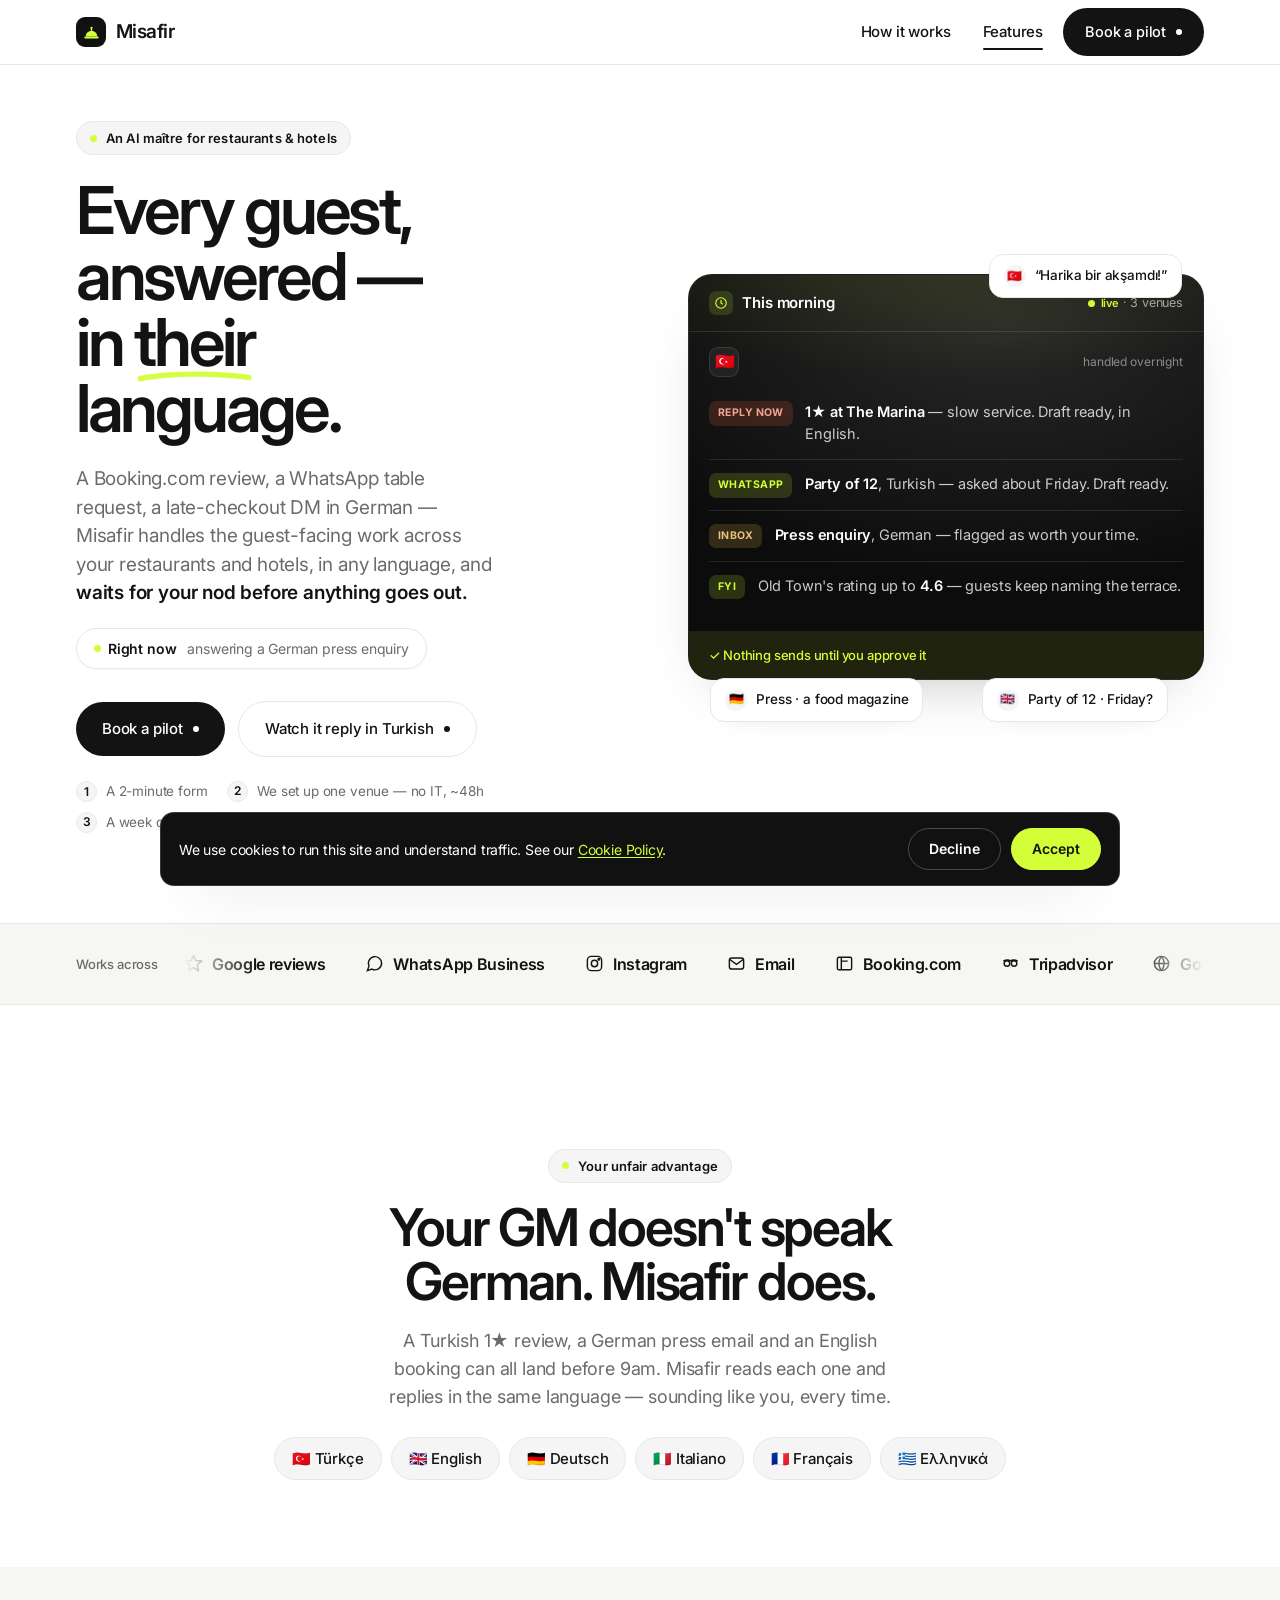
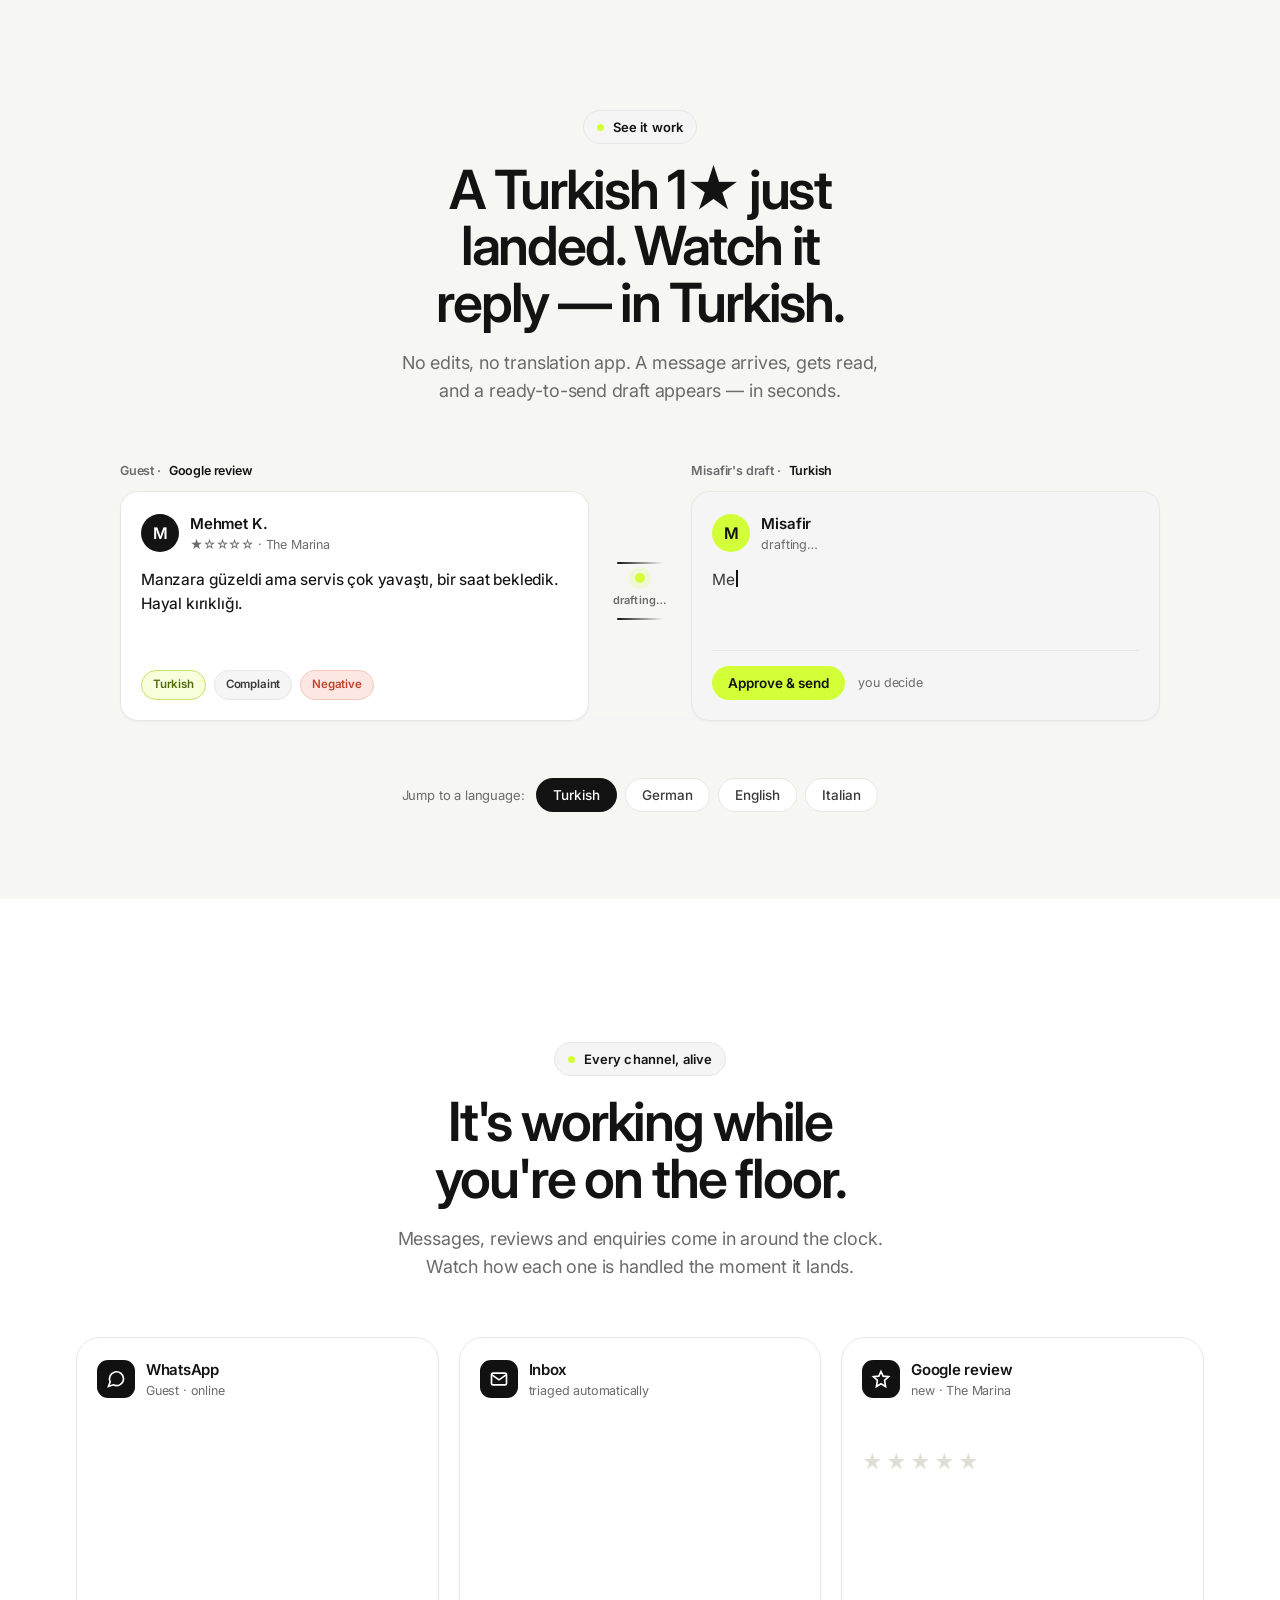
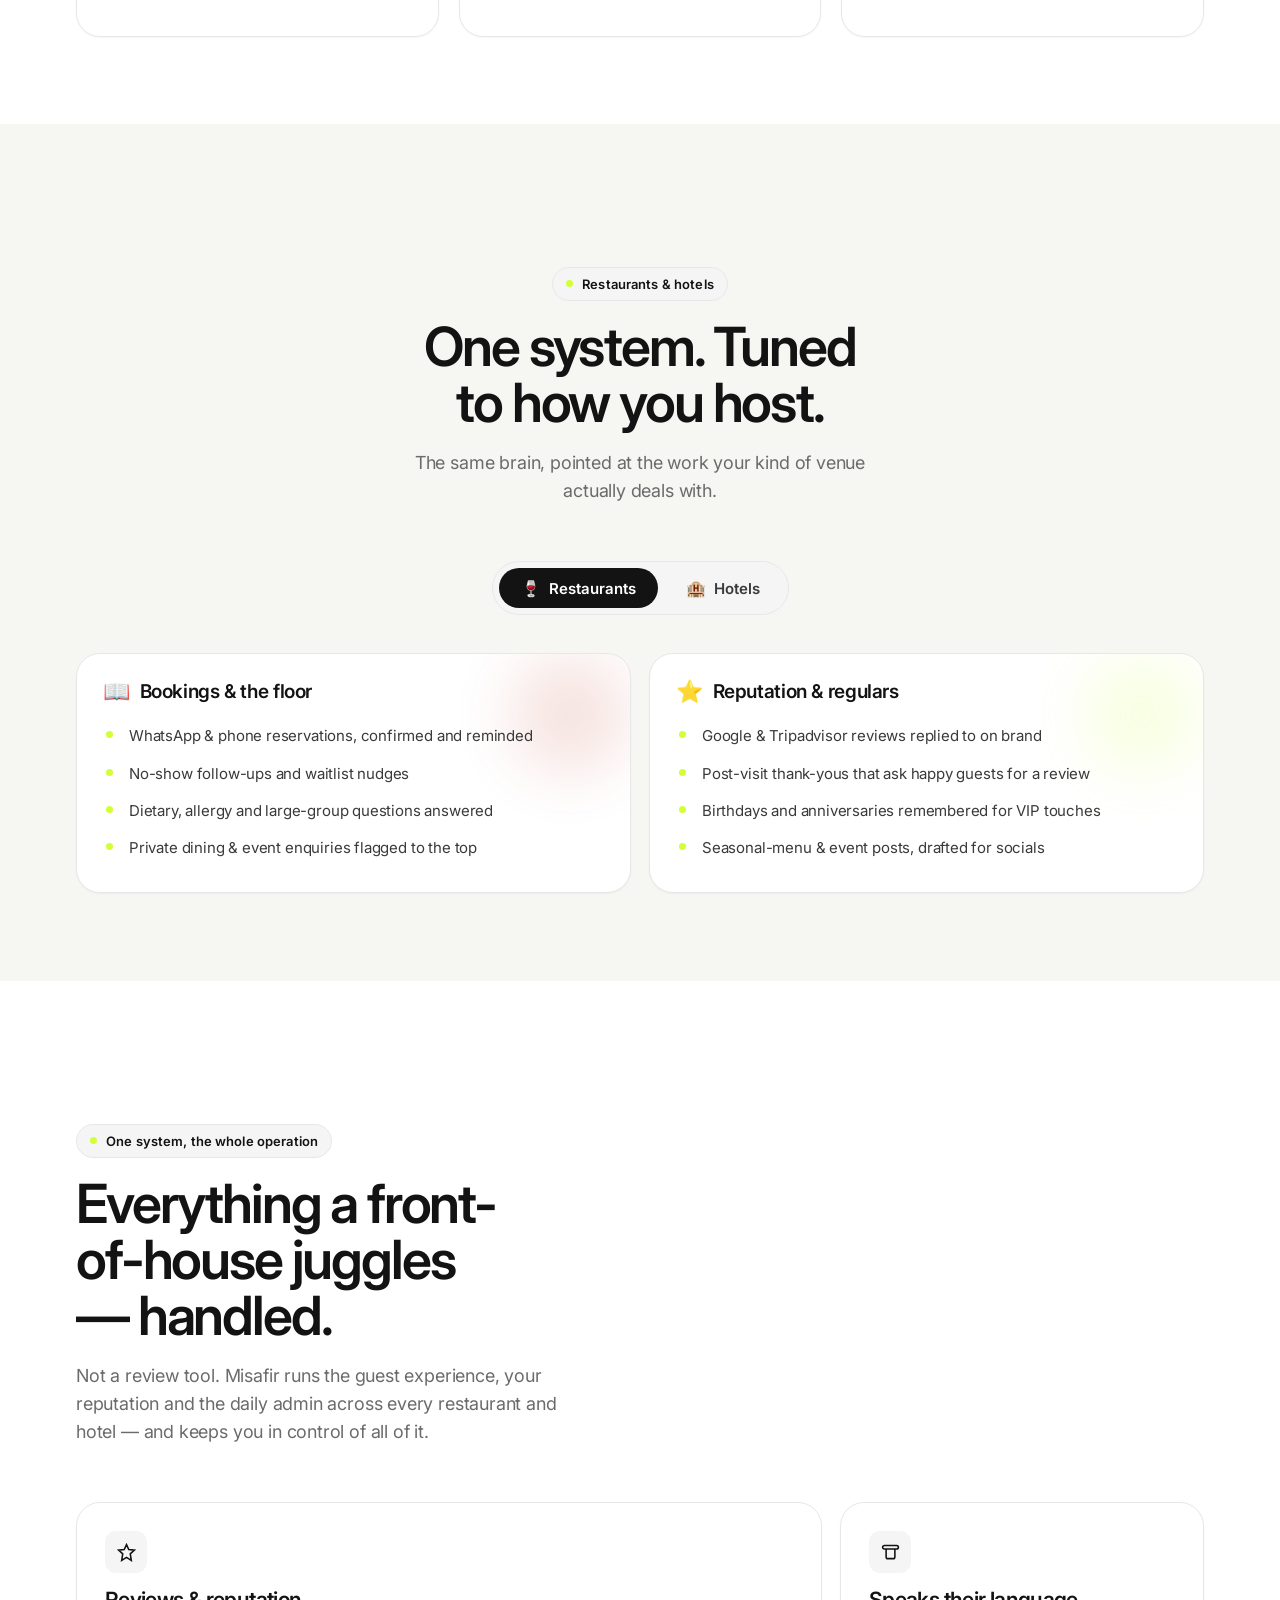
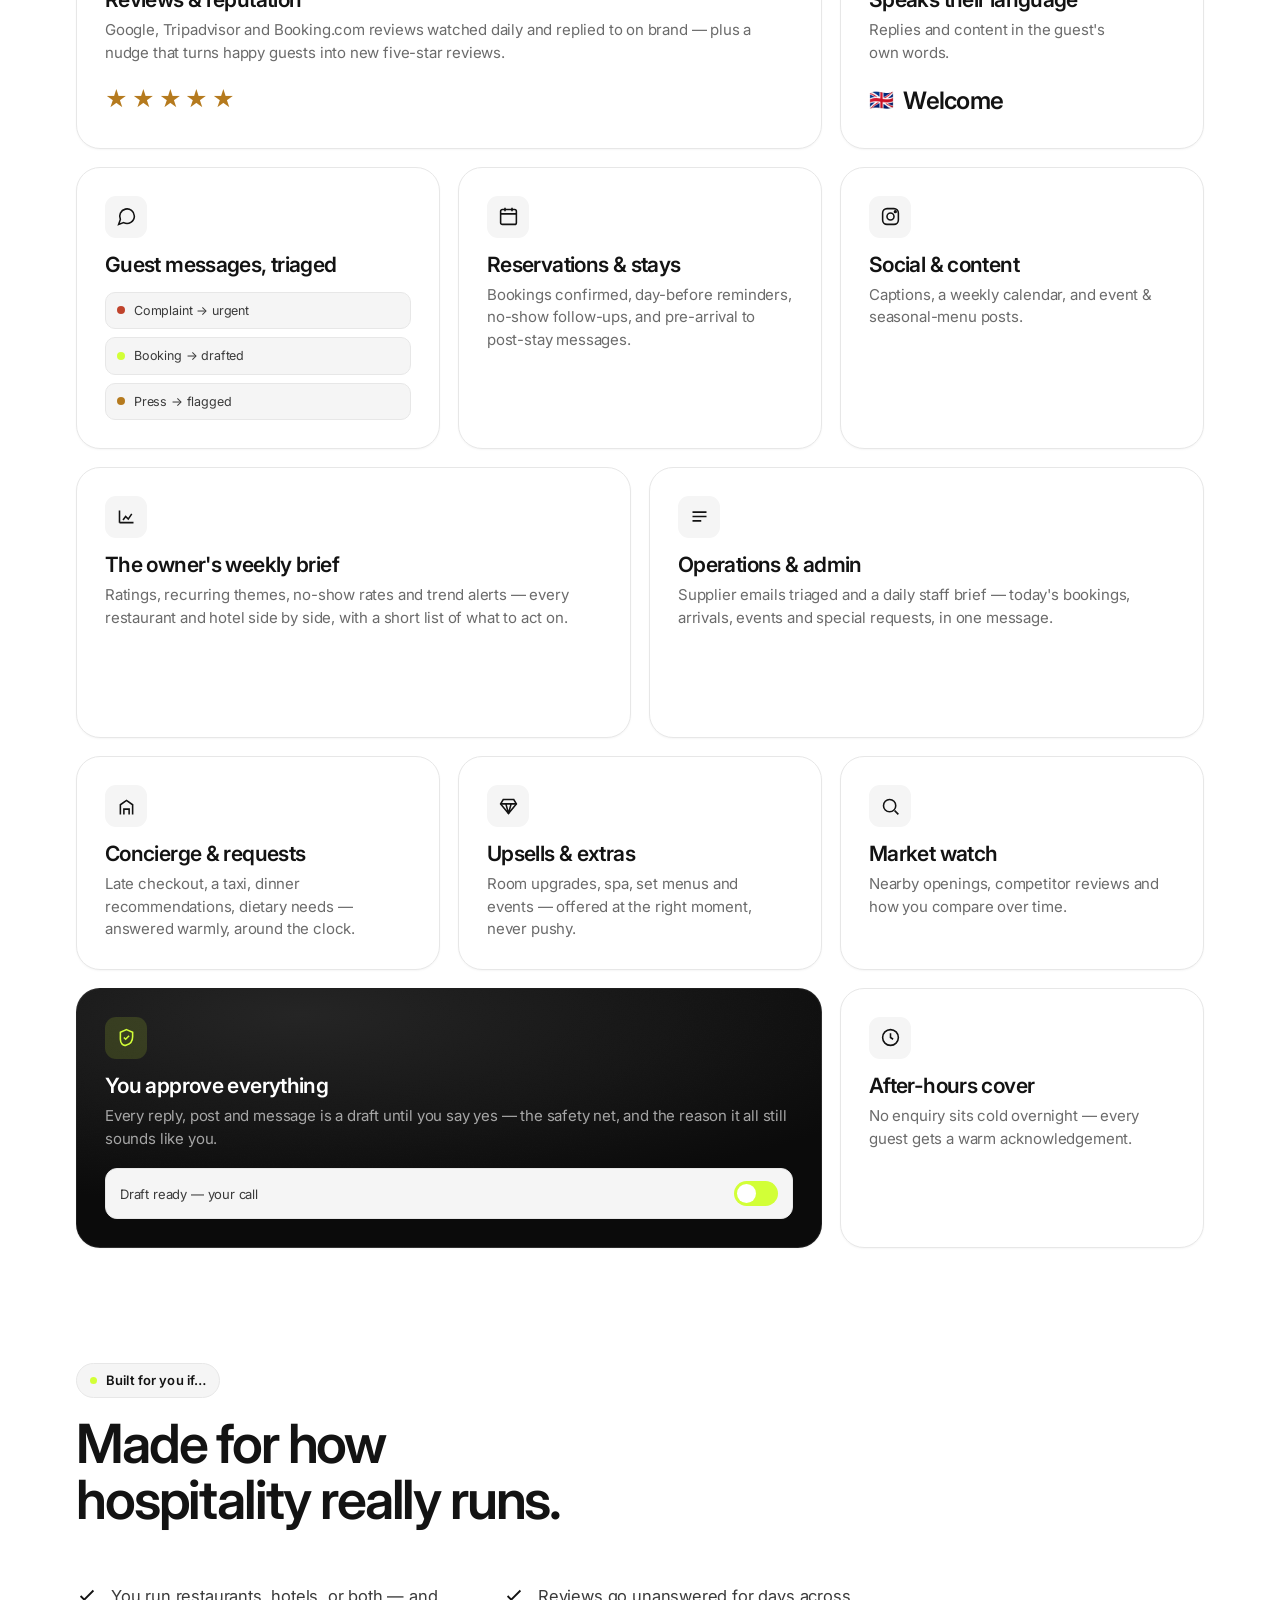
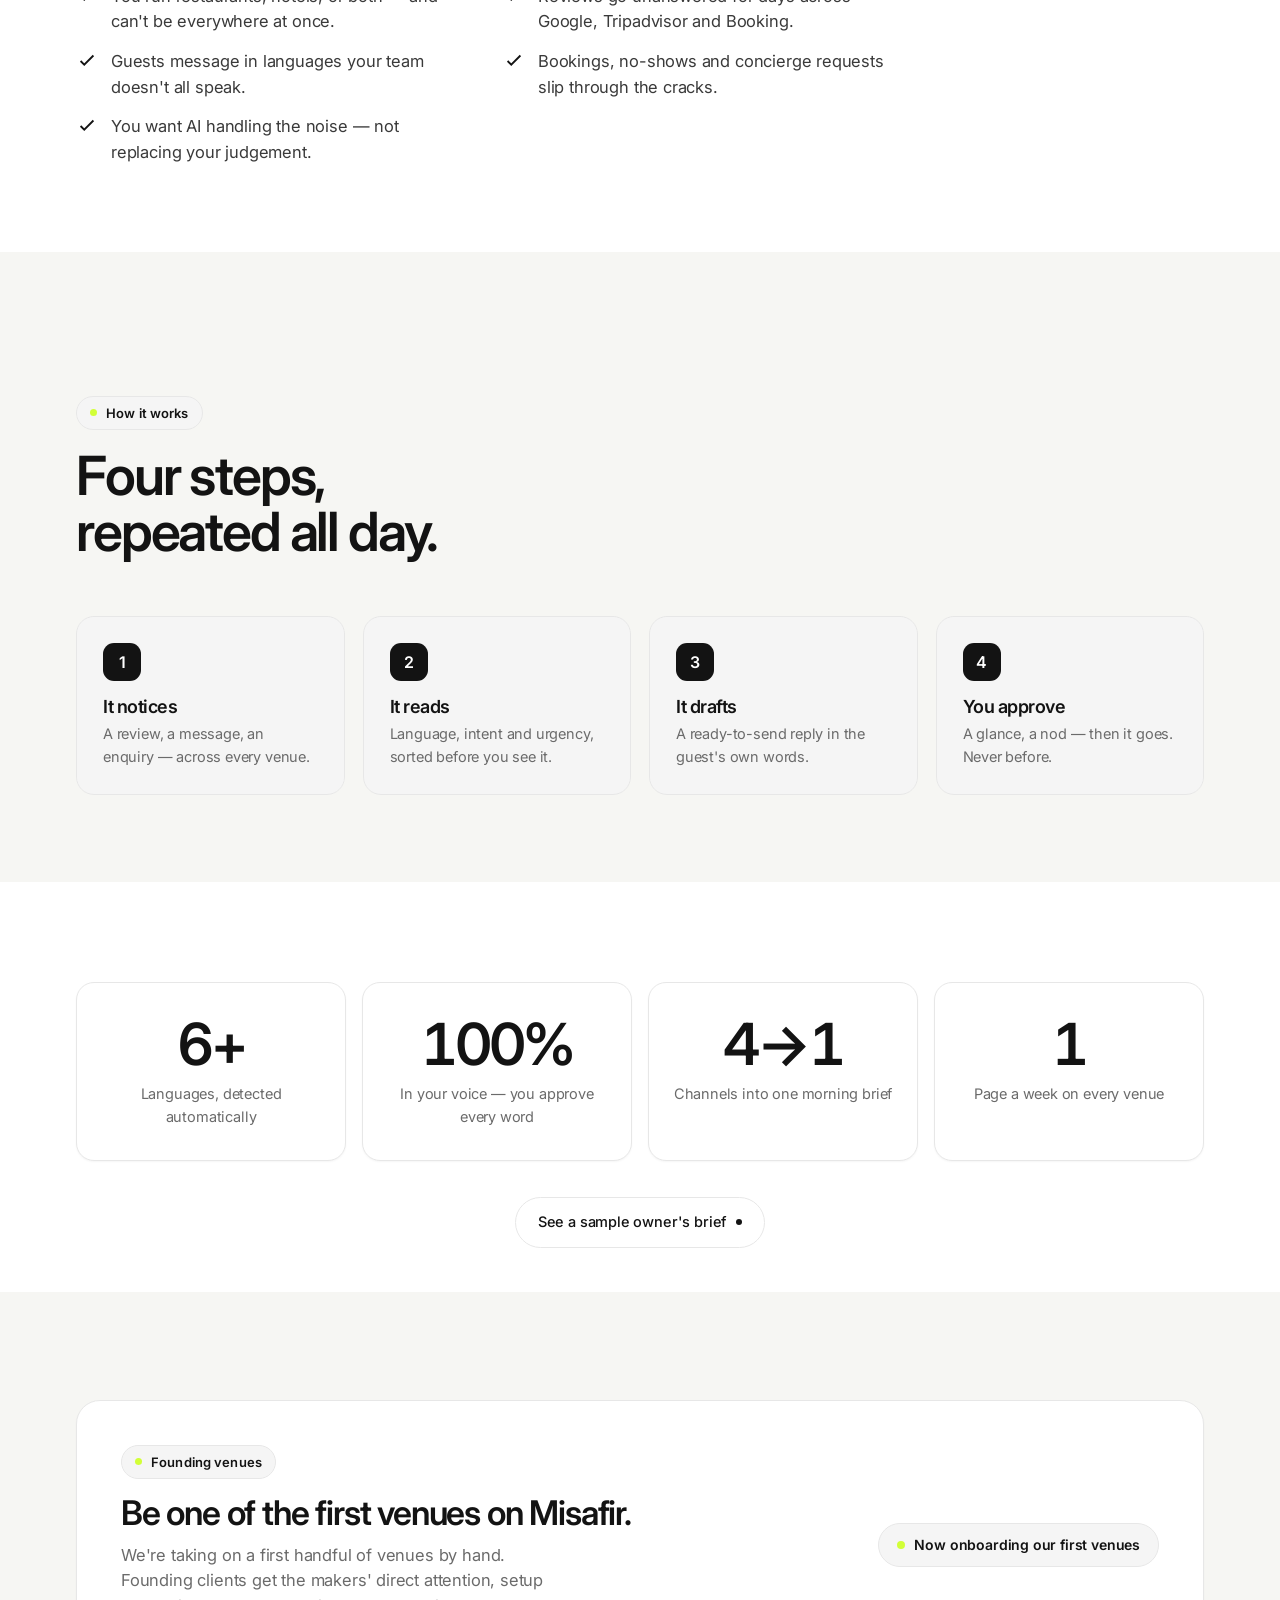
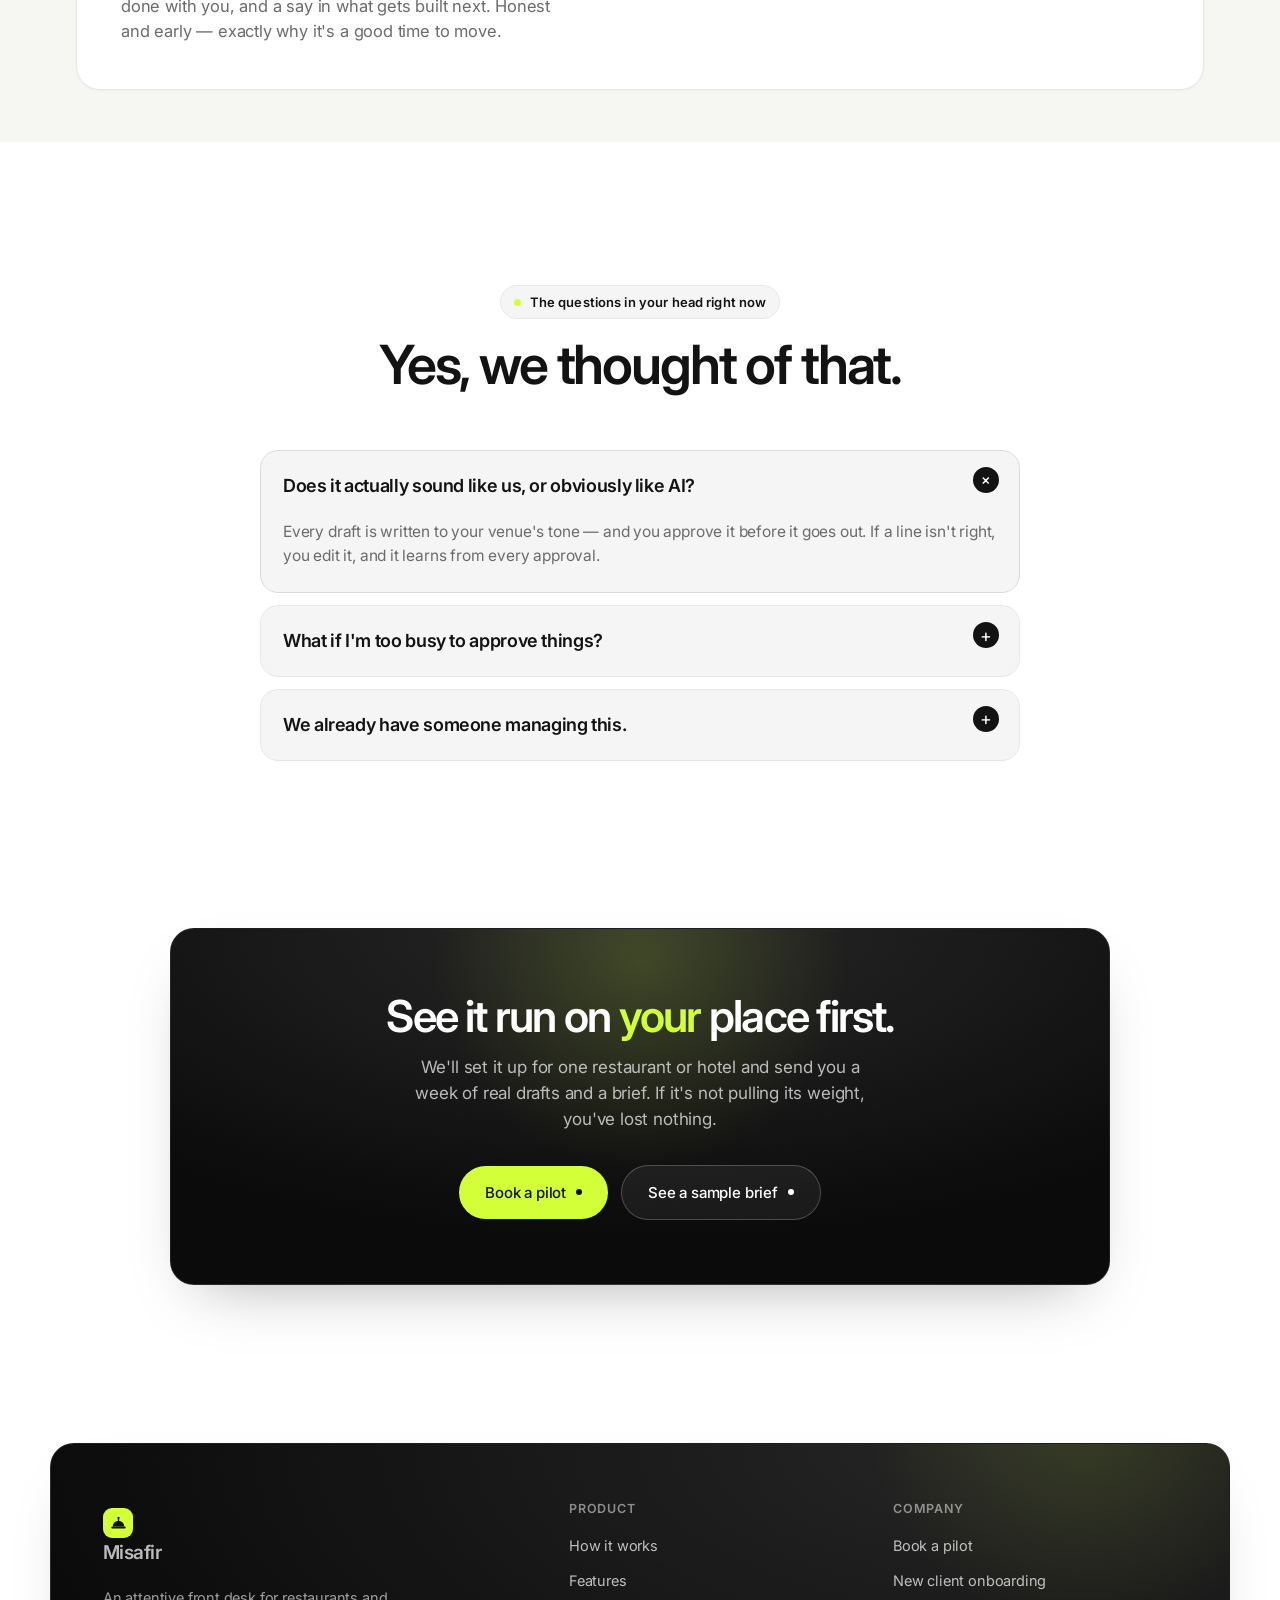
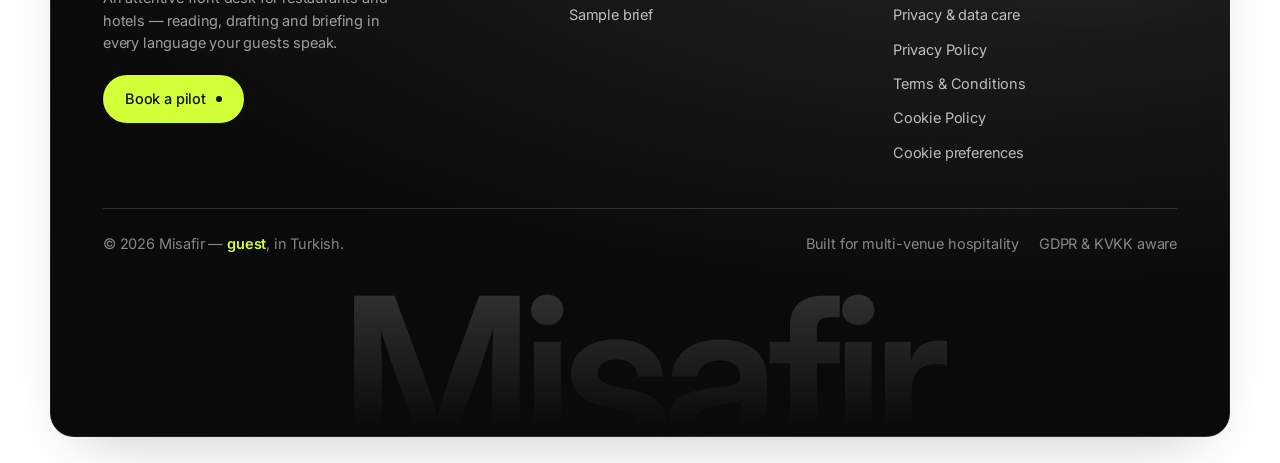
<file: index.html>
<!DOCTYPE html>
<html lang="en">
<head>
<meta charset="UTF-8" />
<meta name="viewport" content="width=device-width, initial-scale=1.0" />
<title>Misafir — An AI maître for your venues</title>
<meta name="description" content="Misafir is the AI front-of-house for restaurants and hotels: reviews, guest messages, reservations and stays, concierge requests, social, upsells, supplier admin and a weekly owner's brief — drafted in your guests' own language, with you approving before anything goes out." />
<meta property="og:title" content="Misafir — An AI maître for restaurants & hotels" />
<meta property="og:description" content="Reviews, messages, bookings, concierge, social and a weekly owner's brief — the whole guest-facing operation across your restaurants and hotels, in every language. You approve before anything goes live." />
<meta property="og:type" content="website" />
<link rel="icon" href="favicon.svg" type="image/svg+xml" />
<script>document.documentElement.className+=' js';</script>
<link rel="preconnect" href="https://fonts.googleapis.com">
<link rel="preconnect" href="https://fonts.gstatic.com" crossorigin>
<link href="https://fonts.googleapis.com/css2?family=Inter:wght@400;500;600;700&display=swap" rel="stylesheet">
<link rel="stylesheet" href="assets/style.css" />
</head>
<body>

<nav>
  <div class="wrap nav-inner">
    <a href="index.html" class="brand"><span class="mark"><svg viewBox="0 0 28 28" fill="currentColor" aria-hidden="true"><circle cx="14" cy="7.4" r="1.7"/><rect x="13.1" y="8.4" width="1.8" height="4" rx="0.9"/><path d="M5.5 20a8.5 8.5 0 0 1 17 0Z"/><rect x="3.4" y="19.9" width="21.2" height="2.9" rx="1.45"/></svg></span>Misafir</a>
    <button class="nav-toggle" aria-label="Menu" aria-expanded="false"><span></span><span></span><span></span></button>
    <div class="nav-links">
      <a href="how-it-works.html" data-page="how-it-works.html">How it works</a>
      <a href="index.html#features" data-page="index.html">Features</a>
      <a href="contact.html" class="btn">Book a pilot <span class="arr">→</span></a>
    </div>
  </div>
</nav>

<main>
<header class="hero">
  <div class="wrap hero-grid">
    <div class="hero-copy">
      <div class="welcome-line">
        <span class="eyebrow"><span class="dot"></span>An AI maître for restaurants &amp; hotels</span>
      </div>
      <h1 class="title">Every guest, answered —<br>in <em>their</em> language.</h1>
      <p class="lede">A Booking.com review, a WhatsApp table request, a late-checkout DM in German — Misafir handles the guest-facing work across your restaurants and hotels, in any language, and <strong>waits for your nod before anything goes out.</strong></p>
      <div class="ticker">
        <span class="label"><i></i> Right now</span>
        <span data-ticker>drafting a reply to a Turkish review</span>
      </div>
      <div class="hero-cta">
        <a href="contact.html" class="btn btn-lg">Book a pilot <span class="arr">→</span></a>
        <a href="#see-it-work" class="btn btn-ghost btn-lg">Watch it reply in Turkish</a>
      </div>
      <div class="next-flow">
        <span class="nx"><b>1</b><span>A 2-minute form</span></span>
        <span class="nx"><b>2</b><span>We set up one venue — no IT, ~48h</span></span>
        <span class="nx"><b>3</b><span>A week of real drafts, then you decide</span></span>
      </div>
    </div>

    <div class="hero-visual">
      <div class="float-chip one"><span class="flag">🇹🇷</span> “Harika bir akşamdı!”</div>
      <div class="float-chip two"><span class="flag">🇩🇪</span> Press · a food magazine</div>
      <div class="float-chip three"><span class="flag">🇬🇧</span> Party of 12 · Friday?</div>
      <div class="panel">
        <div class="panel-top">
          <span class="t"><span class="ic"><svg viewBox="0 0 24 24" width="14" height="14" fill="none" stroke="currentColor" stroke-width="2"><path d="M12 7v5l3 2"/><circle cx="12" cy="12" r="9"/></svg></span> This morning</span>
          <span class="d"><span class="live-dot"><i></i> live</span> · 3 venues</span>
        </div>
        <div class="panel-greet" aria-hidden="true">
          <span class="pg-flag" data-greet-flag>🇹🇷</span>
          <span class="pg-word" data-greet>Günaydın</span>
          <span class="pg-sub">handled overnight</span>
        </div>
        <div class="panel-body">
          <div class="brief-row"><span class="chip red">Reply now</span><span class="body"><b>1★ at The Marina</b> — slow service. Draft ready, in English.</span></div>
          <div class="brief-row"><span class="chip green">WhatsApp</span><span class="body"><b>Party of 12</b>, Turkish — asked about Friday. Draft ready.</span></div>
          <div class="brief-row"><span class="chip amber">Inbox</span><span class="body"><b>Press enquiry</b>, German — flagged as worth your time.</span></div>
          <div class="brief-row"><span class="chip green">FYI</span><span class="body">Old Town's rating up to <b>4.6</b> — guests keep naming the terrace.</span></div>
        </div>
        <div class="panel-foot">✓ Nothing sends until you approve it</div>
      </div>
    </div>
  </div>
</header>

<div class="channels">
  <div class="wrap">
    <span class="lbl">Works across</span>
    <div class="marquee">
      <div class="marquee-track">
        <span class="ch"><svg viewBox="0 0 24 24" fill="none" stroke="currentColor" stroke-width="1.8"><path d="M12 2l2.9 6.3L22 9l-5 4.6L18.2 21 12 17.3 5.8 21 7 13.6 2 9l7.1-.7z"/></svg>Google reviews</span>
        <span class="ch"><svg viewBox="0 0 24 24" fill="none" stroke="currentColor" stroke-width="1.8"><path d="M21 11.5a8.4 8.4 0 0 1-12.3 7.5L3 21l2-5.7A8.4 8.4 0 1 1 21 11.5z"/></svg>WhatsApp Business</span>
        <span class="ch"><svg viewBox="0 0 24 24" fill="none" stroke="currentColor" stroke-width="1.8"><rect x="3" y="3" width="18" height="18" rx="5"/><circle cx="12" cy="12" r="4"/><circle cx="17.5" cy="6.5" r="1" fill="currentColor"/></svg>Instagram</span>
        <span class="ch"><svg viewBox="0 0 24 24" fill="none" stroke="currentColor" stroke-width="1.8"><rect x="3" y="5" width="18" height="14" rx="3"/><path d="M3.5 7l8.5 6 8.5-6"/></svg>Email</span>
        <span class="ch"><svg viewBox="0 0 24 24" fill="none" stroke="currentColor" stroke-width="1.8"><rect x="3" y="4" width="18" height="16" rx="2"/><path d="M8 4v16M8 9h8"/></svg>Booking.com</span>
        <span class="ch"><svg viewBox="0 0 24 24" fill="none" stroke="currentColor" stroke-width="1.8"><circle cx="7.5" cy="12" r="3.5"/><circle cx="16.5" cy="12" r="3.5"/><path d="M12 9c1.5-2 6-2 9 0M12 9C10.5 7 6 7 3 9"/></svg>Tripadvisor</span>
        <span class="ch"><svg viewBox="0 0 24 24" fill="none" stroke="currentColor" stroke-width="1.8"><circle cx="12" cy="12" r="9"/><path d="M3 12h18M12 3a14 14 0 0 1 0 18M12 3a14 14 0 0 0 0 18"/></svg>Google Business</span>
      </div>
    </div>
  </div>
</div>

<!-- multilingual moat: the differentiator, made central -->
<section class="callout">
  <div class="wrap reveal">
    <span class="eyebrow"><span class="dot"></span>Your unfair advantage</span>
    <h2 style="margin-top:18px">Your GM doesn't speak German. <em>Misafir does.</em></h2>
    <p>A Turkish 1★ review, a German press email and an English booking can all land before 9am. Misafir reads each one and replies in the same language — sounding like you, every time.</p>
    <div class="langs">
      <span>🇹🇷 Türkçe</span><span>🇬🇧 English</span><span>🇩🇪 Deutsch</span><span>🇮🇹 Italiano</span><span>🇫🇷 Français</span><span>🇬🇷 Ελληνικά</span>
    </div>
  </div>
</section>

<!-- the live demo: show, don't tell -->
<section id="see-it-work" class="tint">
  <div class="wrap">
    <div class="sec-head center reveal">
      <span class="eyebrow"><span class="dot"></span>See it work</span>
      <h2>A Turkish 1★ just landed. Watch it <em>reply</em> — in Turkish.</h2>
      <p>No edits, no translation app. A message arrives, gets read, and a ready-to-send draft appears — in seconds.</p>
    </div>

    <div class="demo-stage reveal" data-demo>
      <div class="stage-col">
        <div class="stage-label">Guest · <b data-d="channel">Google review</b></div>
        <div class="msg-card">
          <div class="msg-head">
            <span class="avatar" data-d="initial">M</span>
            <div><div class="msg-name" data-d="name">Mehmet K.</div><div class="msg-meta" data-d="meta">★☆☆☆☆ · The Marina</div></div>
          </div>
          <p class="msg-body quote" data-d="incoming"></p>
          <div class="msg-tags">
            <span class="tag-pill lang" data-d="lang">Turkish</span>
            <span class="tag-pill" data-d="intent">Complaint</span>
            <span class="tag-pill" data-d="sentiment">Negative</span>
          </div>
        </div>
      </div>
      <div class="stage-flow"><span class="arrowline"></span><span class="pip"></span><span class="lbl" data-d="flow">reads it</span><span class="arrowline"></span></div>
      <div class="stage-col">
        <div class="stage-label">Misafir's draft · <b data-d="replylang">Turkish</b></div>
        <div class="msg-card draft">
          <div class="msg-head">
            <span class="avatar bot">M</span>
            <div><div class="msg-name">Misafir</div><div class="msg-meta" data-d="draftstate">drafting…</div></div>
          </div>
          <p class="msg-body" data-d="reply"></p>
          <div class="draft-actions">
            <button class="mini-approve" type="button" data-d="approve">Approve &amp; send</button>
            <span class="mini-note">you decide</span>
          </div>
        </div>
      </div>
    </div>
    <div class="demo-progress"><i data-d="bar"></i></div>
    <div class="demo-langs reveal">
      <span>Jump to a language:</span>
      <button type="button" data-pick="0" class="active">Turkish</button>
      <button type="button" data-pick="1">German</button>
      <button type="button" data-pick="2">English</button>
      <button type="button" data-pick="3">Italian</button>
    </div>
  </div>
</section>

<!-- channels in motion: live animations -->
<section>
  <div class="wrap">
    <div class="sec-head center reveal">
      <span class="eyebrow"><span class="dot"></span>Every channel, alive</span>
      <h2>It's working while you're on the floor.</h2>
      <p>Messages, reviews and enquiries come in around the clock. Watch how each one is handled the moment it lands.</p>
    </div>
    <div class="motion-grid">
      <div class="mcard reveal">
        <div class="mc-head"><span class="mc-ic" style="background:#111111"><svg viewBox="0 0 24 24" fill="none" stroke="currentColor" stroke-width="2"><path d="M21 11.5a8.4 8.4 0 0 1-12.3 7.5L3 21l2-5.7A8.4 8.4 0 1 1 21 11.5z"/></svg></span><div><div class="mc-t">WhatsApp</div><div class="mc-s">Guest · online</div></div></div>
        <div class="wa-body">
          <div class="bub in b1">Bu cuma 12 kişi için yer var mı? 🎉</div>
          <div class="typing t1"><span></span><span></span><span></span></div>
          <div class="bub out b2">Tabii ki! Cuma 20:00 sizi bekliyoruz 🌅</div>
          <div class="bub in b3">Harika, çok teşekkürler!</div>
        </div>
      </div>
      <div class="mcard reveal d1">
        <div class="mc-head"><span class="mc-ic" style="background:#111111"><svg viewBox="0 0 24 24" fill="none" stroke="currentColor" stroke-width="2"><rect x="3" y="5" width="18" height="14" rx="2"/><path d="M3.5 7l8.5 6 8.5-6"/></svg></span><div><div class="mc-t">Inbox</div><div class="mc-s">triaged automatically</div></div></div>
        <div class="mail-body">
          <div class="mrow m1"><span class="mtag green">Booking</span> Suite, 3 nights — Italian</div>
          <div class="mrow m2"><span class="mtag amber">Press</span> Feature request — German</div>
          <div class="mrow m3"><span class="mtag sky">Supplier</span> Invoice attached</div>
        </div>
      </div>
      <div class="mcard reveal d2">
        <div class="mc-head"><span class="mc-ic" style="background:#111111"><svg viewBox="0 0 24 24" fill="none" stroke="currentColor" stroke-width="2"><path d="M12 3l2.6 5.6L21 9.3l-4.7 4.3L17.5 21 12 17.6 6.5 21l1.2-7.4L3 9.3l6.4-.7z"/></svg></span><div><div class="mc-t">Google review</div><div class="mc-s">new · The Marina</div></div></div>
        <div class="rev-body">
          <div class="rev-stars">★★★★★</div>
          <div class="rev-text">“Beautiful sunset, lovely staff.”</div>
          <div class="rev-reply"><b>Misafir →</b> “Thank you! We'd love to host you by the water again soon 🌊”</div>
        </div>
      </div>
    </div>
  </div>
</section>

<!-- restaurants or hotels -->
<section class="tint">
  <div class="wrap">
    <div class="sec-head center reveal">
      <span class="eyebrow"><span class="dot"></span>Restaurants &amp; hotels</span>
      <h2>One system. Tuned to how <em>you</em> host.</h2>
      <p>The same brain, pointed at the work your kind of venue actually deals with.</p>
    </div>
    <div class="aud reveal" role="tablist">
      <button class="on" data-aud="rest"><span class="e">🍷</span> Restaurants</button>
      <button data-aud="hotel"><span class="e">🏨</span> Hotels</button>
    </div>
    <div class="aud-panel show" data-panel="rest">
      <div class="aud-cols">
        <div class="aud-card reveal"><span class="rib" style="background:var(--coral)"></span>
          <h4><span class="e">📖</span> Bookings &amp; the floor</h4>
          <ul>
            <li>WhatsApp &amp; phone reservations, confirmed and reminded</li>
            <li>No-show follow-ups and waitlist nudges</li>
            <li>Dietary, allergy and large-group questions answered</li>
            <li>Private dining &amp; event enquiries flagged to the top</li>
          </ul>
        </div>
        <div class="aud-card reveal d1"><span class="rib" style="background:var(--brand)"></span>
          <h4><span class="e">⭐</span> Reputation &amp; regulars</h4>
          <ul>
            <li>Google &amp; Tripadvisor reviews replied to on brand</li>
            <li>Post-visit thank-yous that ask happy guests for a review</li>
            <li>Birthdays and anniversaries remembered for VIP touches</li>
            <li>Seasonal-menu &amp; event posts, drafted for socials</li>
          </ul>
        </div>
      </div>
    </div>
    <div class="aud-panel" data-panel="hotel">
      <div class="aud-cols">
        <div class="aud-card reveal"><span class="rib" style="background:var(--sky)"></span>
          <h4><span class="e">🛎️</span> Stay &amp; concierge</h4>
          <ul>
            <li>Pre-arrival, in-stay and post-stay messages, in their language</li>
            <li>Concierge requests — late checkout, taxis, recommendations</li>
            <li>Repeat-question answers — check-in, parking, breakfast, wifi</li>
            <li>Upsells offered with care — upgrades, spa, dining</li>
          </ul>
        </div>
        <div class="aud-card reveal d1"><span class="rib" style="background:var(--brand)"></span>
          <h4><span class="e">🌐</span> Reviews across every OTA</h4>
          <ul>
            <li>Booking.com, Tripadvisor, Expedia &amp; Google, all watched</li>
            <li>On-brand replies in the guest's own language</li>
            <li>Recurring themes surfaced — what to fix, what to keep</li>
            <li>A weekly read on every property, side by side</li>
          </ul>
        </div>
      </div>
    </div>
  </div>
</section>

<!-- bento: everything it handles -->
<section id="features">
  <div class="wrap">
    <div class="sec-head reveal">
      <span class="eyebrow"><span class="dot"></span>One system, the whole operation</span>
      <h2>Everything a front-of-house juggles — handled.</h2>
      <p>Not a review tool. Misafir runs the guest experience, your reputation and the daily admin across every restaurant and hotel — and keeps you in control of all of it.</p>
    </div>
    <div class="bento">

      <div class="tile wide reveal">
        <div class="ic c-amber"><svg viewBox="0 0 24 24" fill="none" stroke="currentColor" stroke-width="1.8"><path d="M12 3l2.6 5.6L21 9.3l-4.7 4.3L17.5 21 12 17.6 6.5 21l1.2-7.4L3 9.3l6.4-.7z"/></svg></div>
        <h3>Reviews &amp; reputation</h3>
        <p>Google, Tripadvisor and Booking.com reviews watched daily and replied to on brand — plus a nudge that turns happy guests into new five-star reviews.</p>
        <div class="mini-viz"><div class="stars"><span>★</span><span>★</span><span>★</span><span>★</span><span>★</span></div></div>
      </div>

      <div class="tile third reveal d1">
        <div class="ic c-violet"><svg viewBox="0 0 24 24" fill="none" stroke="currentColor" stroke-width="1.8"><path d="M5 8h14M7 8v9a2 2 0 0 0 2 2h6a2 2 0 0 0 2-2V8M3 6a2 2 0 0 1 2-2h14a2 2 0 0 1 2 2a2 2 0 0 1-2 2H5a2 2 0 0 1-2-2z"/></svg></div>
        <h3>Speaks their language</h3>
        <p>Replies and content in the guest's own words.</p>
        <div class="cycle"><span class="flag" data-cycle-flag>🇹🇷</span><span class="w" data-cycle>Hoş geldiniz</span></div>
      </div>

      <div class="tile third reveal">
        <div class="ic c-green"><svg viewBox="0 0 24 24" fill="none" stroke="currentColor" stroke-width="1.8"><path d="M21 11.5a8.4 8.4 0 0 1-12.3 7.5L3 21l2-5.7A8.4 8.4 0 1 1 21 11.5z"/></svg></div>
        <h3>Guest messages, triaged</h3>
        <div class="lanes">
          <div class="lane"><span class="d" style="background:var(--coral)"></span> Complaint → urgent</div>
          <div class="lane"><span class="d" style="background:var(--brand)"></span> Booking → drafted</div>
          <div class="lane"><span class="d" style="background:var(--amber)"></span> Press → flagged</div>
        </div>
      </div>
      <div class="tile third reveal d1">
        <div class="ic c-sky"><svg viewBox="0 0 24 24" fill="none" stroke="currentColor" stroke-width="1.8"><rect x="3" y="4" width="18" height="17" rx="2"/><path d="M3 9h18M8 2v4M16 2v4"/></svg></div>
        <h3>Reservations &amp; stays</h3>
        <p>Bookings confirmed, day-before reminders, no-show follow-ups, and pre-arrival to post-stay messages.</p>
      </div>
      <div class="tile third reveal d2">
        <div class="ic c-coral"><svg viewBox="0 0 24 24" fill="none" stroke="currentColor" stroke-width="1.8"><rect x="3" y="3" width="18" height="18" rx="5"/><circle cx="12" cy="12" r="4"/><circle cx="17.5" cy="6.5" r="1" fill="currentColor"/></svg></div>
        <h3>Social &amp; content</h3>
        <p>Captions, a weekly calendar, and event &amp; seasonal-menu posts.</p>
      </div>

      <div class="tile half reveal">
        <div class="ic c-green"><svg viewBox="0 0 24 24" fill="none" stroke="currentColor" stroke-width="1.8"><path d="M4 19V5M4 19h16M8 16l3-4 3 3 4-6"/></svg></div>
        <h3>The owner's weekly brief</h3>
        <p>Ratings, recurring themes, no-show rates and trend alerts — every restaurant and hotel side by side, with a short list of what to act on.</p>
        <div class="mini-viz"><div class="bars"><i></i><i></i><i></i><i></i><i></i><i></i></div></div>
      </div>
      <div class="tile half reveal d1">
        <div class="ic c-sky"><svg viewBox="0 0 24 24" fill="none" stroke="currentColor" stroke-width="1.8"><path d="M4 7h16M4 12h16M4 17h10"/></svg></div>
        <h3>Operations &amp; admin</h3>
        <p>Supplier emails triaged and a daily staff brief — today's bookings, arrivals, events and special requests, in one message.</p>
      </div>

      <div class="tile third reveal">
        <div class="ic c-violet"><svg viewBox="0 0 24 24" fill="none" stroke="currentColor" stroke-width="1.8"><path d="M5 21V10l7-5 7 5v11M9 21v-6h6v6"/></svg></div>
        <h3>Concierge &amp; requests</h3>
        <p>Late checkout, a taxi, dinner recommendations, dietary needs — answered warmly, around the clock.</p>
      </div>
      <div class="tile third reveal d1">
        <div class="ic c-amber"><svg viewBox="0 0 24 24" fill="none" stroke="currentColor" stroke-width="1.8"><path d="M3 9l3-5h12l3 5-9 11z"/><path d="M3 9h18M9 9l3 11M15 9l-3 11"/></svg></div>
        <h3>Upsells &amp; extras</h3>
        <p>Room upgrades, spa, set menus and events — offered at the right moment, never pushy.</p>
      </div>
      <div class="tile third reveal d2">
        <div class="ic c-coral"><svg viewBox="0 0 24 24" fill="none" stroke="currentColor" stroke-width="1.8"><circle cx="11" cy="11" r="7"/><path d="M21 21l-4.3-4.3"/></svg></div>
        <h3>Market watch</h3>
        <p>Nearby openings, competitor reviews and how you compare over time.</p>
      </div>

      <div class="tile dark wide reveal">
        <div class="ic"><svg viewBox="0 0 24 24" fill="none" stroke="currentColor" stroke-width="1.8"><path d="M12 3l7 3v5c0 4.5-3 8.3-7 9.5C8 22.3 5 18.5 5 14V6l7-3z"/><path d="M9 12l2 2 4-4"/></svg></div>
        <h3>You approve everything</h3>
        <p>Every reply, post and message is a draft until you say yes — the safety net, and the reason it all still sounds like you.</p>
        <div class="approve-viz"><span class="txt">Draft ready — your call</span><span class="sw"></span></div>
      </div>
      <div class="tile third reveal d1">
        <div class="ic c-green"><svg viewBox="0 0 24 24" fill="none" stroke="currentColor" stroke-width="1.8"><circle cx="12" cy="12" r="9"/><path d="M12 7v5l3 2"/></svg></div>
        <h3>After-hours cover</h3>
        <p>No enquiry sits cold overnight — every guest gets a warm acknowledgement.</p>
      </div>
    </div>
  </div>
</section>

<!-- built for you if -->
<section style="padding-top:0">
  <div class="wrap">
    <div class="sec-head reveal">
      <span class="eyebrow"><span class="dot"></span>Built for you if…</span>
      <h2>Made for how hospitality really runs.</h2>
    </div>
    <ul class="foryou reveal">
      <li><svg viewBox="0 0 24 24" fill="none" stroke="currentColor" stroke-width="2"><path d="M5 12l4 4L19 6"/></svg>You run restaurants, hotels, or both — and can't be everywhere at once.</li>
      <li><svg viewBox="0 0 24 24" fill="none" stroke="currentColor" stroke-width="2"><path d="M5 12l4 4L19 6"/></svg>Reviews go unanswered for days across Google, Tripadvisor and Booking.</li>
      <li><svg viewBox="0 0 24 24" fill="none" stroke="currentColor" stroke-width="2"><path d="M5 12l4 4L19 6"/></svg>Guests message in languages your team doesn't all speak.</li>
      <li><svg viewBox="0 0 24 24" fill="none" stroke="currentColor" stroke-width="2"><path d="M5 12l4 4L19 6"/></svg>Bookings, no-shows and concierge requests slip through the cracks.</li>
      <li><svg viewBox="0 0 24 24" fill="none" stroke="currentColor" stroke-width="2"><path d="M5 12l4 4L19 6"/></svg>You want AI handling the noise — not replacing your judgement.</li>
    </ul>
  </div>
</section>

<!-- how a day runs: compact stepper -->
<section class="tint">
  <div class="wrap">
    <div class="sec-head reveal">
      <span class="eyebrow"><span class="dot"></span>How it works</span>
      <h2>Four steps, repeated all day.</h2>
    </div>
    <div class="steps">
      <div class="step reveal"><div class="n"></div><h3>It notices</h3><p>A review, a message, an enquiry — across every venue.</p></div>
      <div class="step reveal d1"><div class="n"></div><h3>It reads</h3><p>Language, intent and urgency, sorted before you see it.</p></div>
      <div class="step reveal d2"><div class="n"></div><h3>It drafts</h3><p>A ready-to-send reply in the guest's own words.</p></div>
      <div class="step reveal d3"><div class="n"></div><h3>You approve</h3><p>A glance, a nod — then it goes. Never before.</p></div>
    </div>
  </div>
</section>

<!-- stats (outcome-worded) -->
<section style="padding:72px 0">
  <div class="wrap">
    <div class="stats reveal">
      <div class="stat"><div class="big"><span data-count="6">6</span>+</div><div class="lbl">Languages, detected automatically</div></div>
      <div class="stat"><div class="big"><span data-count="100" data-suffix="%">100%</span></div><div class="lbl">In your voice — you approve every word</div></div>
      <div class="stat"><div class="big"><span data-count="4">4</span>→1</div><div class="lbl">Channels into one morning brief</div></div>
      <div class="stat"><div class="big"><span data-count="1">1</span></div><div class="lbl">Page a week on every venue</div></div>
    </div>
    <div class="center reveal" style="margin-top:36px">
      <a href="sample-brief.html" class="btn btn-ghost">See a sample owner's brief <span class="arr">→</span></a>
    </div>
  </div>
</section>

<!-- founding venues (honest reframe of early-stage) -->
<section class="tint" style="padding:80px 0">
  <div class="wrap reveal">
    <div class="founding">
      <div>
        <span class="eyebrow"><span class="dot"></span>Founding venues</span>
        <h3 style="margin-top:16px">Be one of the first venues on Misafir.</h3>
        <p>We're taking on a first handful of venues by hand. Founding clients get the makers' direct attention, setup done with you, and a say in what gets built next. Honest and early — exactly why it's a good time to move.</p>
      </div>
      <div class="badge">
        <span class="pill"><i></i> Now onboarding our first venues</span>
      </div>
    </div>
  </div>
</section>

<!-- objection killers -->
<section>
  <div class="wrap">
    <div class="sec-head center reveal">
      <span class="eyebrow"><span class="dot"></span>The questions in your head right now</span>
      <h2>Yes, we thought of that.</h2>
    </div>
    <div class="faq reveal">
      <details open><summary>Does it actually sound like us, or obviously like AI?</summary><div class="ans">Every draft is written to your venue's tone — and you approve it before it goes out. If a line isn't right, you edit it, and it learns from every approval.</div></details>
      <details><summary>What if I'm too busy to approve things?</summary><div class="ans">Drafts queue up and wait. Nothing ages out, nothing sends without you. Clear them when you've got five minutes — it's built for operators, not desk workers.</div></details>
      <details><summary>We already have someone managing this.</summary><div class="ans">Then Misafir makes them faster, not redundant — it does the overnight shift and the first draft, so they spend their time on the calls that matter.</div></details>
    </div>
  </div>
</section>

<!-- CTA -->
<section style="padding:40px 0 90px">
  <div class="cta reveal">
    <h2>See it run on <em>your</em> place first.</h2>
    <p>We'll set it up for one restaurant or hotel and send you a week of real drafts and a brief. If it's not pulling its weight, you've lost nothing.</p>
    <div class="hero-cta">
      <a href="contact.html" class="btn btn-lg">Book a pilot <span class="arr">→</span></a>
      <a href="sample-brief.html" class="btn btn-ghost btn-lg">See a sample brief</a>
    </div>
  </div>
</section>
</main>

<footer>
  <div class="foot-card">
    <div class="foot-grid">
      <div class="col foot-about">
        <a href="index.html" class="brand"><span class="mark"><svg viewBox="0 0 28 28" fill="currentColor" aria-hidden="true"><circle cx="14" cy="7.4" r="1.7"/><rect x="13.1" y="8.4" width="1.8" height="4" rx="0.9"/><path d="M5.5 20a8.5 8.5 0 0 1 17 0Z"/><rect x="3.4" y="19.9" width="21.2" height="2.9" rx="1.45"/></svg></span>Misafir</a>
        <p>An attentive front desk for restaurants and hotels — reading, drafting and briefing in every language your guests speak.</p>
        <a href="contact.html" class="btn foot-cta">Book a pilot <span class="arr">→</span></a>
      </div>
      <div class="col">
        <h4>Product</h4>
        <a href="how-it-works.html">How it works</a>
        <a href="index.html#features">Features</a>
        <a href="sample-brief.html">Sample brief</a>
      </div>
      <div class="col">
        <h4>Company</h4>
        <a href="contact.html">Book a pilot</a>
        <a href="onboarding.html">New client onboarding</a>
        <a href="how-it-works.html#trust">Privacy &amp; data care</a>
        <a href="privacy.html">Privacy Policy</a>
        <a href="terms.html">Terms &amp; Conditions</a>
        <a href="cookies.html">Cookie Policy</a>
        <a href="#" class="cookie-prefs">Cookie preferences</a>
      </div>
    </div>
    <div class="foot-bottom">
      <div>© <span data-year>2026</span> Misafir — <em>guest</em>, in Turkish.</div>
      <div class="legal"><span>Built for multi-venue hospitality</span><span>GDPR &amp; KVKK aware</span></div>
    </div>
    <div class="foot-mark" aria-hidden="true">Misafir</div>
  </div>
</footer>

<script src="assets/main.js"></script>
</body>
</html>
</file>
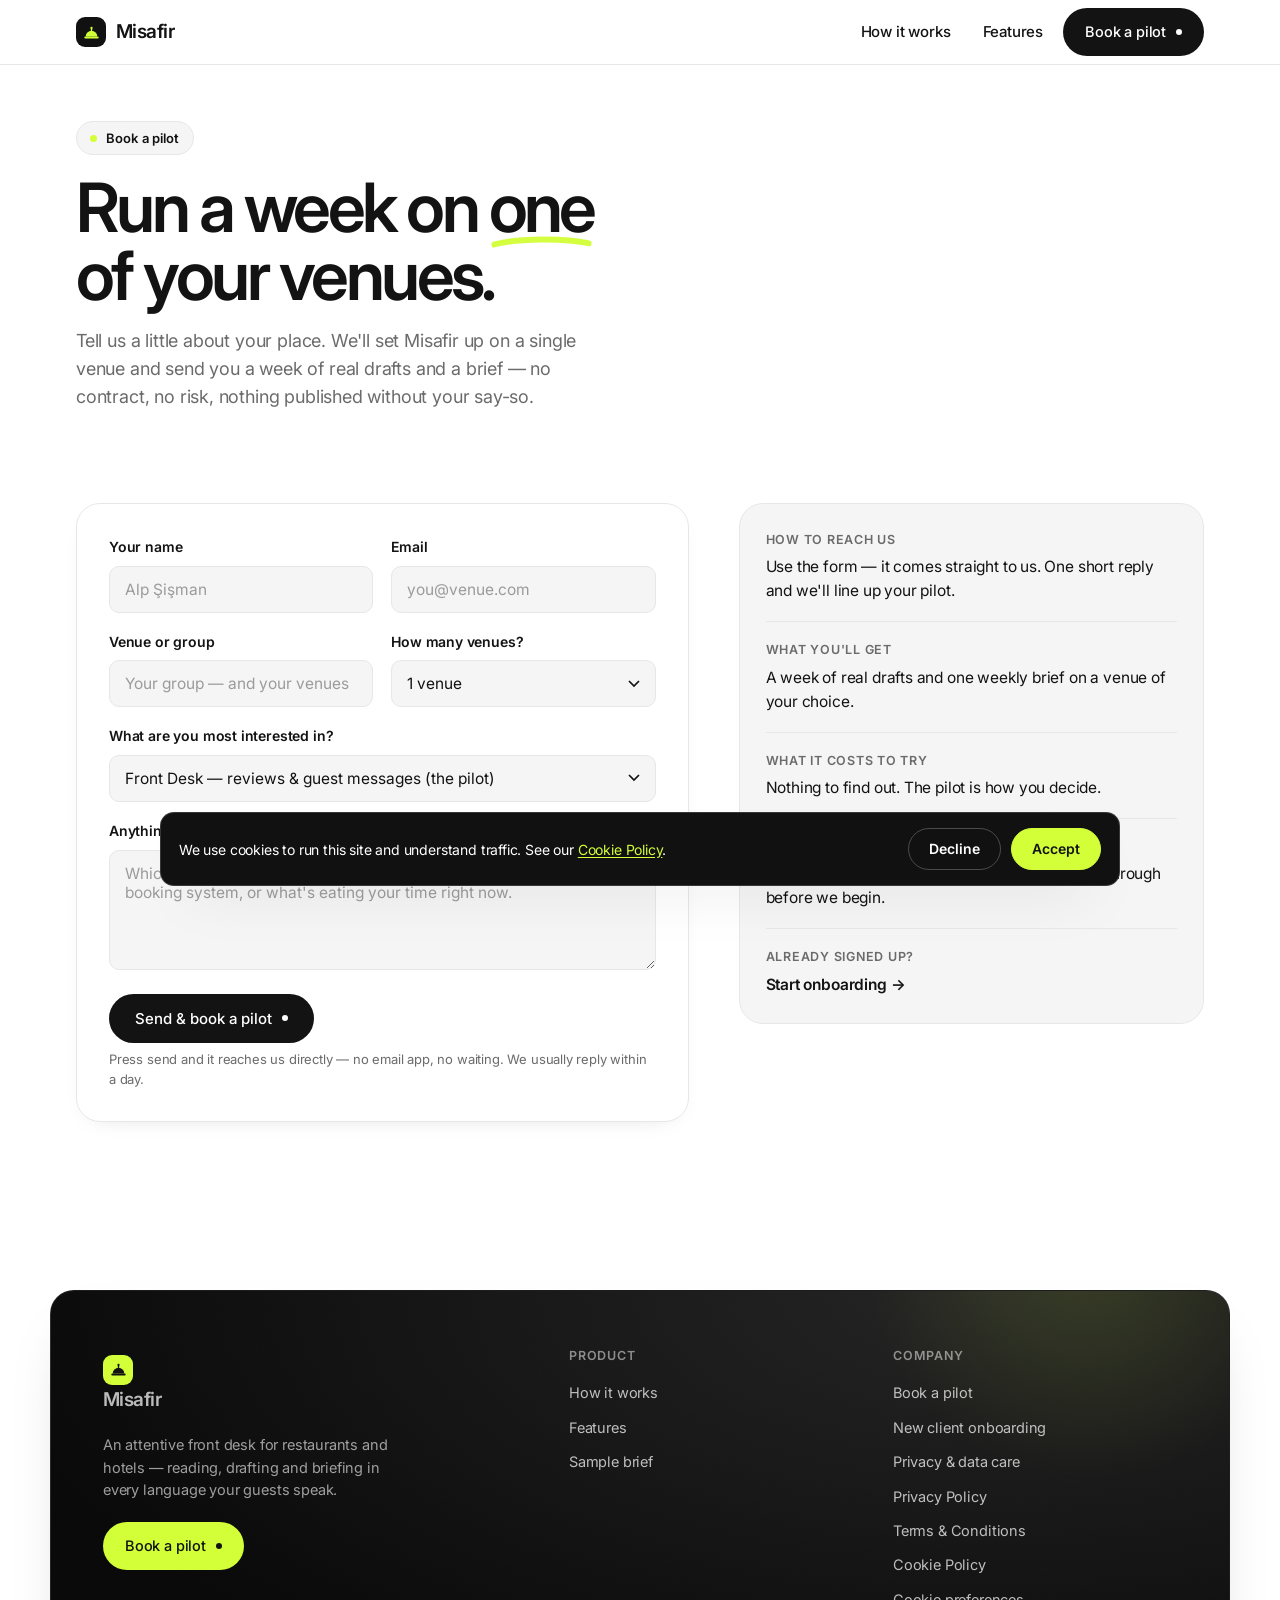
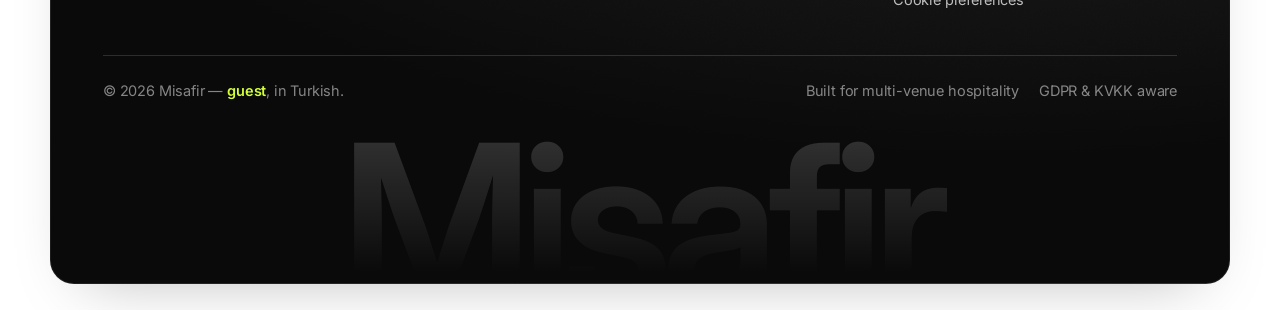
<file: contact.html>
<!DOCTYPE html>
<html lang="en">
<head>
<meta charset="UTF-8" />
<meta name="viewport" content="width=device-width, initial-scale=1.0" />
<title>Book a pilot — Misafir</title>
<meta name="description" content="Book a Misafir pilot. Tell us about your venue or group and we'll set up a week of real drafts and a brief on one of your venues — no contract, no risk." />
<meta property="og:title" content="Book a Misafir pilot" />
<meta property="og:description" content="Tell us about your venues. We'll run a week on one of them and show you real drafts and a brief." />
<link rel="icon" href="favicon.svg" type="image/svg+xml" />
<script>document.documentElement.className+=' js';</script>
<link rel="preconnect" href="https://fonts.googleapis.com">
<link rel="preconnect" href="https://fonts.gstatic.com" crossorigin>
<link href="https://fonts.googleapis.com/css2?family=Inter:wght@400;500;600;700&display=swap" rel="stylesheet">
<link rel="stylesheet" href="assets/style.css" />
</head>
<body>

<nav>
  <div class="wrap nav-inner">
    <a href="index.html" class="brand"><span class="mark"><svg viewBox="0 0 28 28" fill="currentColor" aria-hidden="true"><circle cx="14" cy="7.4" r="1.7"/><rect x="13.1" y="8.4" width="1.8" height="4" rx="0.9"/><path d="M5.5 20a8.5 8.5 0 0 1 17 0Z"/><rect x="3.4" y="19.9" width="21.2" height="2.9" rx="1.45"/></svg></span>Misafir</a>
    <button class="nav-toggle" aria-label="Menu" aria-expanded="false"><span></span><span></span><span></span></button>
    <div class="nav-links">
      <a href="how-it-works.html" data-page="how-it-works.html">How it works</a>
      <a href="index.html#features">Features</a>
      <a href="contact.html" class="btn">Book a pilot <span class="arr">→</span></a>
    </div>
  </div>
</nav>

<main>
<header class="page-hero">
  <div class="wrap">
    <span class="eyebrow"><span class="dot"></span>Book a pilot</span>
    <h1 style="margin-top:18px">Run a week on <em>one</em> of your venues.</h1>
    <p>Tell us a little about your place. We'll set Misafir up on a single venue and send you a week of real drafts and a brief — no contract, no risk, nothing published without your say-so.</p>
  </div>
</header>

<section style="padding:24px 0 100px">
  <div class="wrap">
    <div class="contact-cols">
      <div class="card-pad reveal">
        <form id="contact-form" novalidate>
          <div class="form-grid">
            <div class="field"><label>Your name</label><input id="name" name="name" type="text" placeholder="Alp Şişman" required /></div>
            <div class="field"><label>Email</label><input id="email" name="email" type="email" placeholder="you@venue.com" required /></div>
            <div class="field"><label>Venue or group</label><input id="venue" name="venue" type="text" placeholder="Your group — and your venues" /></div>
            <div class="field"><label>How many venues?</label>
              <select id="venues" name="venues"><option>1 venue</option><option>2–3 venues</option><option>4–6 venues</option><option>7+ venues</option></select>
            </div>
            <div class="field full"><label>What are you most interested in?</label>
              <select id="tier" name="tier">
                <option>Front Desk — reviews &amp; guest messages (the pilot)</option>
                <option>Front of House — adds reservations &amp; social</option>
                <option>Maison — adds the weekly owner's brief</option>
                <option>Not sure yet — help me pick</option>
              </select>
            </div>
            <div class="field full"><label>Anything we should know?</label><textarea id="message" name="message" placeholder="Which channels you run, the languages your guests write in, your booking system, or what's eating your time right now."></textarea></div>
          </div>
          <div class="hero-cta" style="margin-top:24px"><button type="submit" class="btn btn-lg">Send &amp; book a pilot <span class="arr">→</span></button></div>
          <p class="form-note">Press send and it reaches us directly — no email app, no waiting. We usually reply within a day.</p>
          <div id="form-status" class="form-status"></div>
        </form>
      </div>

      <aside class="aside-card reveal d1">
        <div class="item"><div class="k">How to reach us</div><div class="v">Use the form — it comes straight to us. One short reply and we'll line up your pilot.</div></div>
        <div class="item"><div class="k">What you'll get</div><div class="v">A week of real drafts and one weekly brief on a venue of your choice.</div></div>
        <div class="item"><div class="k">What it costs to try</div><div class="v">Nothing to find out. The pilot is how you decide.</div></div>
        <div class="item"><div class="k">Your guests' data</div><div class="v">Handled with GDPR &amp; KVKK in mind. We'll talk it through before we begin.</div></div>
        <div class="item"><div class="k">Already signed up?</div><div class="v"><a href="onboarding.html" style="color:var(--brand-deep);font-weight:600">Start onboarding →</a></div></div>
      </aside>
    </div>
  </div>
</section>
</main>

<footer>
  <div class="foot-card">
    <div class="foot-grid">
      <div class="col foot-about">
        <a href="index.html" class="brand"><span class="mark"><svg viewBox="0 0 28 28" fill="currentColor" aria-hidden="true"><circle cx="14" cy="7.4" r="1.7"/><rect x="13.1" y="8.4" width="1.8" height="4" rx="0.9"/><path d="M5.5 20a8.5 8.5 0 0 1 17 0Z"/><rect x="3.4" y="19.9" width="21.2" height="2.9" rx="1.45"/></svg></span>Misafir</a>
        <p>An attentive front desk for restaurants and hotels — reading, drafting and briefing in every language your guests speak.</p>
        <a href="contact.html" class="btn foot-cta">Book a pilot <span class="arr">→</span></a>
      </div>
      <div class="col">
        <h4>Product</h4>
        <a href="how-it-works.html">How it works</a>
        <a href="index.html#features">Features</a>
        <a href="sample-brief.html">Sample brief</a>
      </div>
      <div class="col">
        <h4>Company</h4>
        <a href="contact.html">Book a pilot</a>
        <a href="onboarding.html">New client onboarding</a>
        <a href="how-it-works.html#trust">Privacy &amp; data care</a>
        <a href="privacy.html">Privacy Policy</a>
        <a href="terms.html">Terms &amp; Conditions</a>
        <a href="cookies.html">Cookie Policy</a>
        <a href="#" class="cookie-prefs">Cookie preferences</a>
      </div>
    </div>
    <div class="foot-bottom">
      <div>© <span data-year>2026</span> Misafir — <em>guest</em>, in Turkish.</div>
      <div class="legal"><span>Built for multi-venue hospitality</span><span>GDPR &amp; KVKK aware</span></div>
    </div>
    <div class="foot-mark" aria-hidden="true">Misafir</div>
  </div>
</footer>

<script src="assets/main.js"></script>
</body>
</html>
</file>
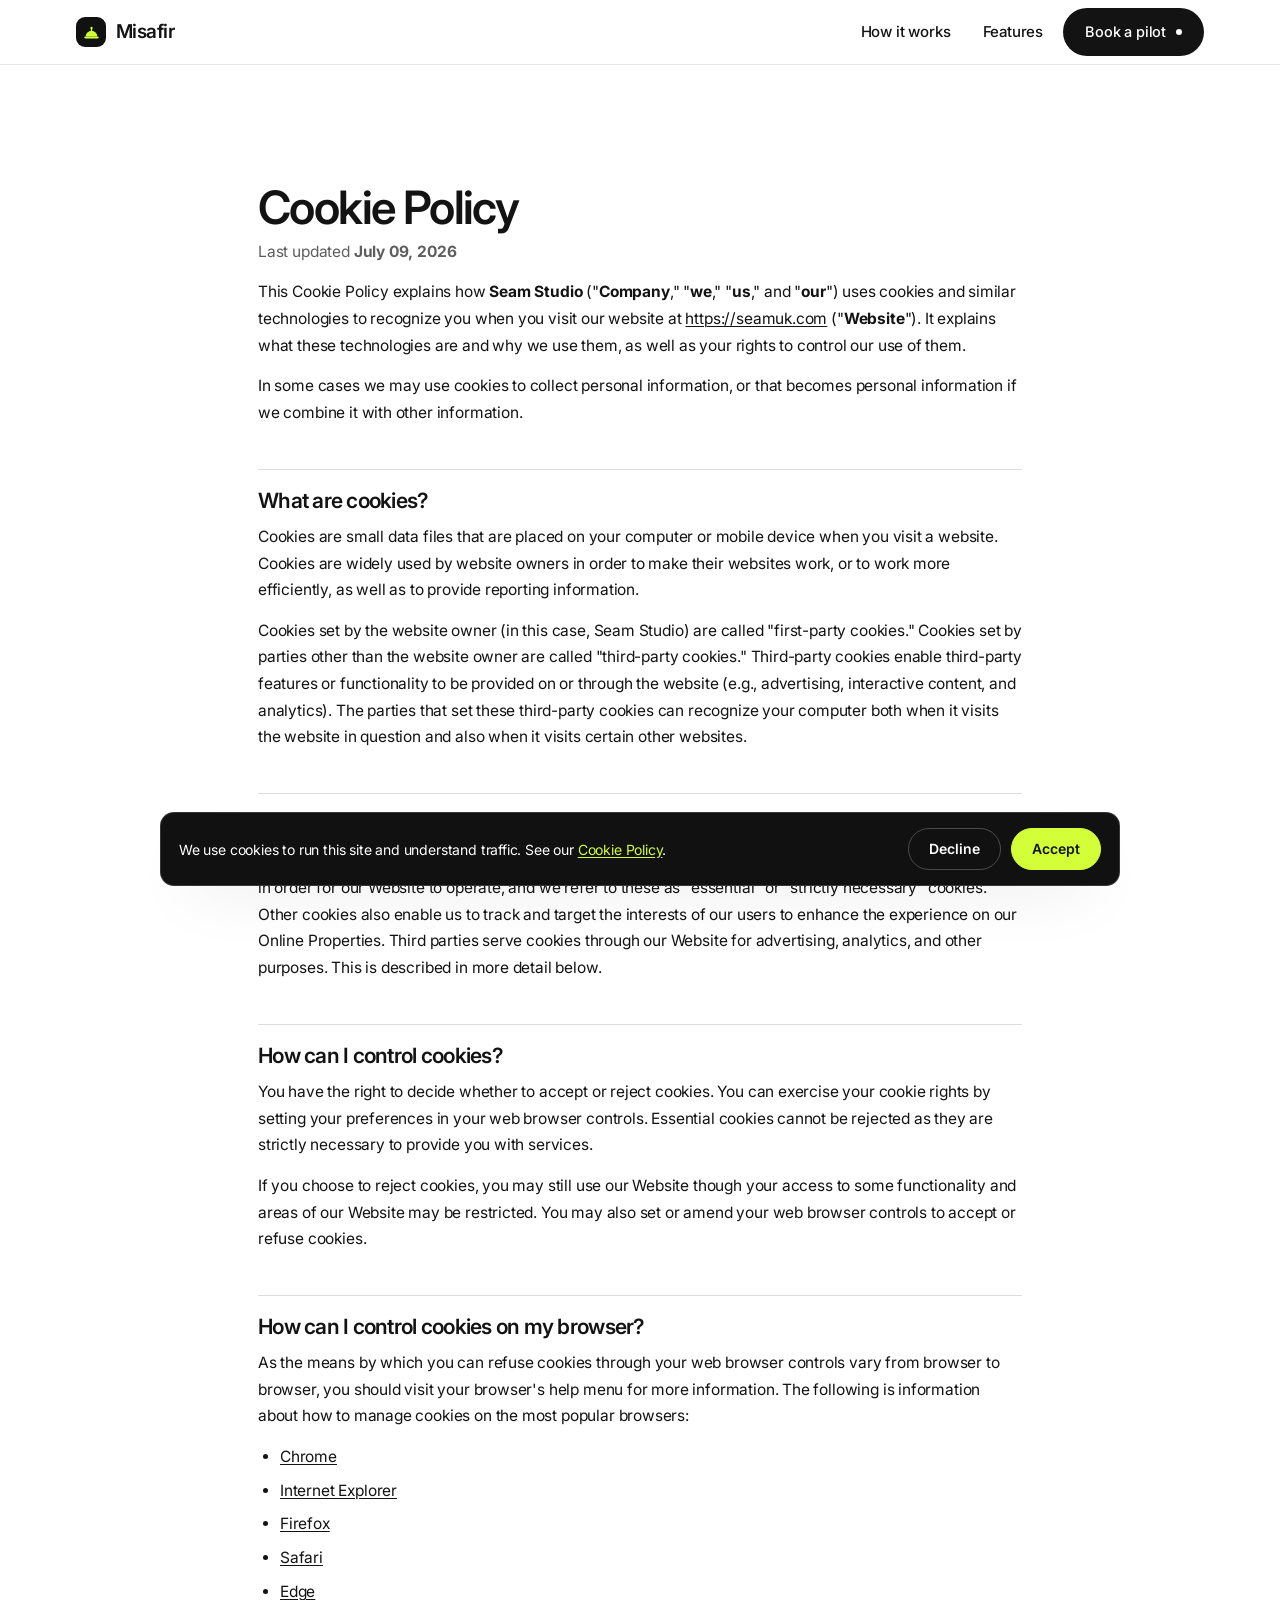
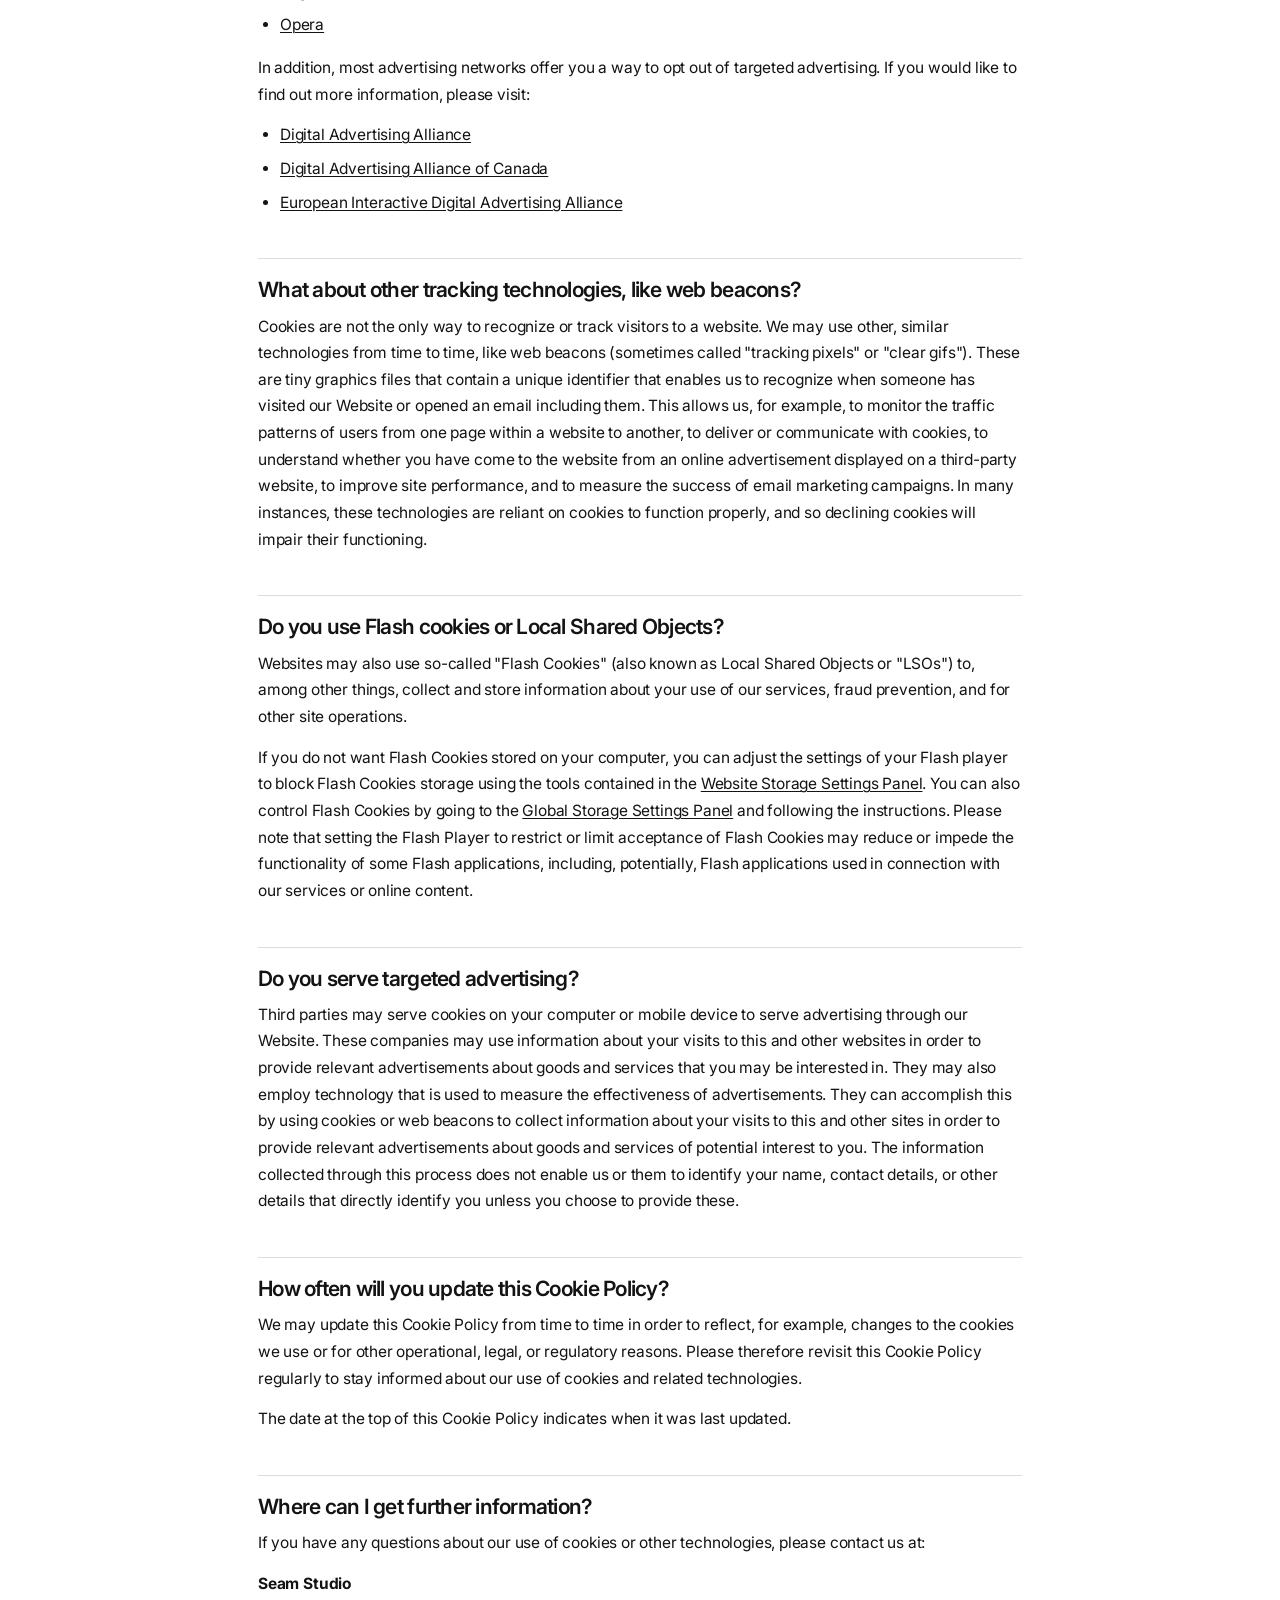
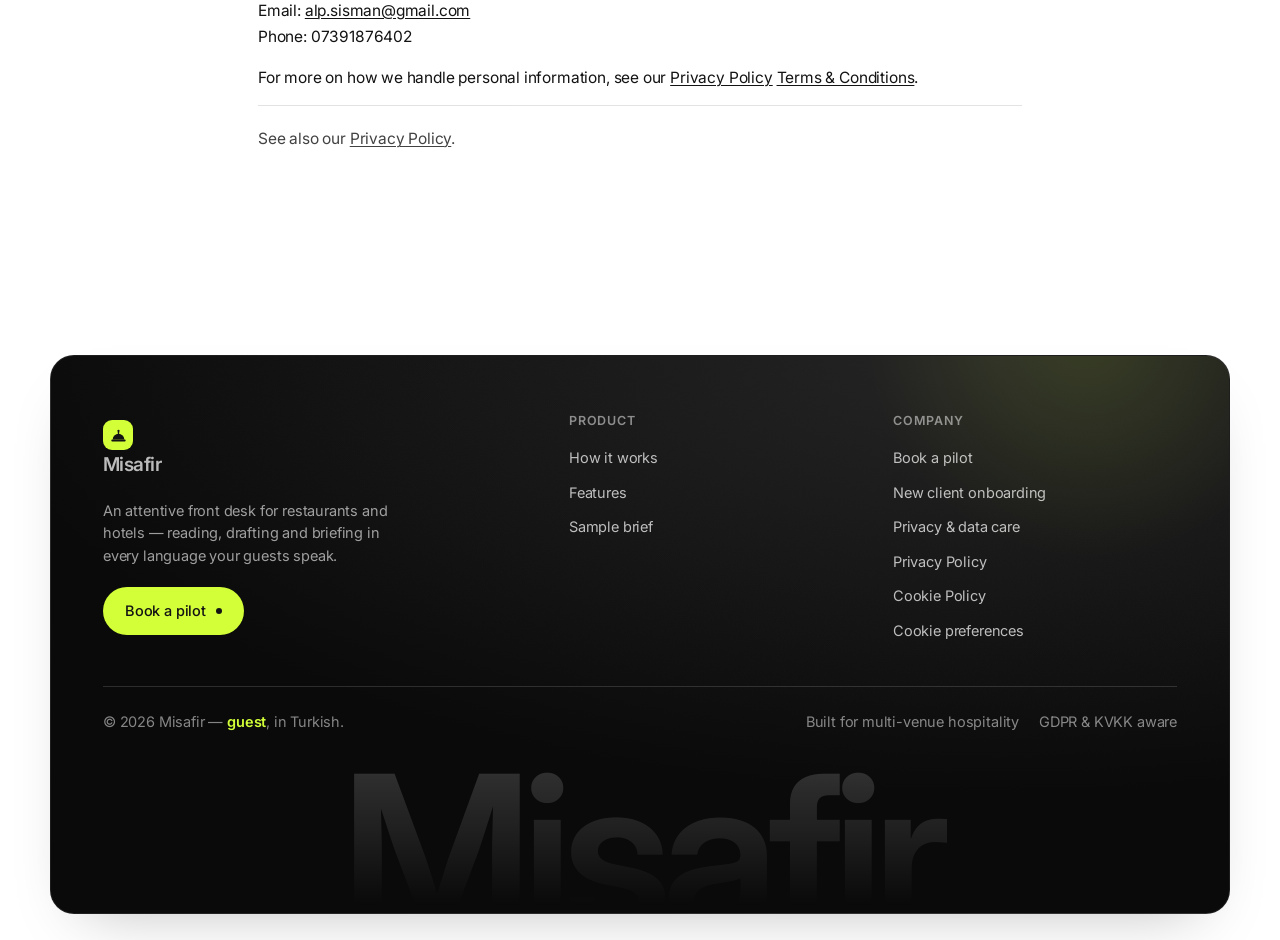
<file: cookies.html>
<!DOCTYPE html>
<html lang="en">
<head>
<meta charset="UTF-8" />
<meta name="viewport" content="width=device-width, initial-scale=1.0" />
<title>Cookie Policy — Misafir</title>
<meta name="description" content="How Seam Studio handles data across Misafir and the Seam sites." />
<meta property="og:title" content="Book a Misafir pilot" />
<meta property="og:description" content="Tell us about your venues. We'll run a week on one of them and show you real drafts and a brief." />
<link rel="icon" href="favicon.svg" type="image/svg+xml" />
<script>document.documentElement.className+=' js';</script>
<link rel="preconnect" href="https://fonts.googleapis.com">
<link rel="preconnect" href="https://fonts.gstatic.com" crossorigin>
<link href="https://fonts.googleapis.com/css2?family=Inter:wght@400;500;600;700&display=swap" rel="stylesheet">
<link rel="stylesheet" href="assets/style.css" />
<style>
/* Legal pages (Privacy / Cookies) — generated, native to this site's theme */
.legal-section{padding:118px 0 92px}
.legal-wrap{max-width:820px;margin:0 auto;padding:0 28px}
.legal-wrap h1{font-size:clamp(30px,4.4vw,46px);line-height:1.08;margin:0 0 6px}
.legal-updated{font-size:14px;opacity:.68;margin:0 0 32px}
.legal-wrap h2{font-size:21px;margin:42px 0 12px;padding-top:20px;border-top:1px solid var(--line-2)}
.legal-wrap h3{font-size:16.5px;margin:26px 0 8px}
.legal-wrap p{line-height:1.72;margin:0 0 14px;font-size:15.5px}
.legal-wrap ul,.legal-wrap ol{line-height:1.72;margin:0 0 16px;padding-left:22px;font-size:15.5px}
.legal-wrap li{margin:0 0 7px}
.legal-wrap a{color:var(--brand-deep);text-decoration:underline;text-underline-offset:2px;text-decoration-thickness:1px}
.legal-toc{margin:0 0 18px}
.legal-tablewrap{overflow-x:auto;margin:2px 0 18px;border-radius:8px}
.legal-table{border-collapse:collapse;width:100%;min-width:580px;font-size:13.5px;line-height:1.55}
.legal-table th,.legal-table td{border:1px solid var(--line-2);padding:9px 11px;text-align:left;vertical-align:top}
.legal-table th{background:var(--bg-alt);font-weight:600}
.legal-table td:last-child,.legal-table th:last-child{text-align:center;white-space:nowrap}
.legal-table td:last-child{font-weight:700}
.legal-backlinks{margin-top:40px;padding-top:20px;border-top:1px solid var(--line-2);font-size:14.5px;opacity:.8}
</style>
</head>
<body>

<nav>
  <div class="wrap nav-inner">
    <a href="index.html" class="brand"><span class="mark"><svg viewBox="0 0 28 28" fill="currentColor" aria-hidden="true"><circle cx="14" cy="7.4" r="1.7"/><rect x="13.1" y="8.4" width="1.8" height="4" rx="0.9"/><path d="M5.5 20a8.5 8.5 0 0 1 17 0Z"/><rect x="3.4" y="19.9" width="21.2" height="2.9" rx="1.45"/></svg></span>Misafir</a>
    <button class="nav-toggle" aria-label="Menu" aria-expanded="false"><span></span><span></span><span></span></button>
    <div class="nav-links">
      <a href="how-it-works.html" data-page="how-it-works.html">How it works</a>
      <a href="index.html#features">Features</a>
      <a href="contact.html" class="btn">Book a pilot <span class="arr">→</span></a>
    </div>
  </div>
</nav>

<main id="main">
<section class="legal-section"><div class="legal-wrap">
<h1>Cookie Policy</h1>
<p class="legal-updated">Last updated <strong>July 09, 2026</strong></p>

<p>This Cookie Policy explains how <strong>Seam Studio</strong> ("<strong>Company</strong>," "<strong>we</strong>," "<strong>us</strong>," and "<strong>our</strong>") uses cookies and similar technologies to recognize you when you visit our website at <a href="https://seamuk.com">https://seamuk.com</a> ("<strong>Website</strong>"). It explains what these technologies are and why we use them, as well as your rights to control our use of them.</p>
<p>In some cases we may use cookies to collect personal information, or that becomes personal information if we combine it with other information.</p>

<h2>What are cookies?</h2>
<p>Cookies are small data files that are placed on your computer or mobile device when you visit a website. Cookies are widely used by website owners in order to make their websites work, or to work more efficiently, as well as to provide reporting information.</p>
<p>Cookies set by the website owner (in this case, Seam Studio) are called "first-party cookies." Cookies set by parties other than the website owner are called "third-party cookies." Third-party cookies enable third-party features or functionality to be provided on or through the website (e.g., advertising, interactive content, and analytics). The parties that set these third-party cookies can recognize your computer both when it visits the website in question and also when it visits certain other websites.</p>

<h2>Why do we use cookies?</h2>
<p>We use first- and third-party cookies for several reasons. Some cookies are required for technical reasons in order for our Website to operate, and we refer to these as "essential" or "strictly necessary" cookies. Other cookies also enable us to track and target the interests of our users to enhance the experience on our Online Properties. Third parties serve cookies through our Website for advertising, analytics, and other purposes. This is described in more detail below.</p>

<h2>How can I control cookies?</h2>
<p>You have the right to decide whether to accept or reject cookies. You can exercise your cookie rights by setting your preferences in your web browser controls. Essential cookies cannot be rejected as they are strictly necessary to provide you with services.</p>
<p>If you choose to reject cookies, you may still use our Website though your access to some functionality and areas of our Website may be restricted. You may also set or amend your web browser controls to accept or refuse cookies.</p>

<h2>How can I control cookies on my browser?</h2>
<p>As the means by which you can refuse cookies through your web browser controls vary from browser to browser, you should visit your browser's help menu for more information. The following is information about how to manage cookies on the most popular browsers:</p>
<ul>
  <li><a href="https://support.google.com/chrome/answer/95647#zippy=%2Callow-or-block-cookies" target="_blank" rel="noopener noreferrer">Chrome</a></li>
  <li><a href="https://support.microsoft.com/en-us/windows/delete-and-manage-cookies-168dab11-0753-043d-7c16-ede5947fc64d" target="_blank" rel="noopener noreferrer">Internet Explorer</a></li>
  <li><a href="https://support.mozilla.org/en-US/kb/enhanced-tracking-protection-firefox-desktop" target="_blank" rel="noopener noreferrer">Firefox</a></li>
  <li><a href="https://support.apple.com/en-ie/guide/safari/sfri11471/mac" target="_blank" rel="noopener noreferrer">Safari</a></li>
  <li><a href="https://support.microsoft.com/en-us/windows/microsoft-edge-browsing-data-and-privacy-bb8174ba-9d73-dcf2-9b4a-c582b4e640dd" target="_blank" rel="noopener noreferrer">Edge</a></li>
  <li><a href="https://help.opera.com/en/latest/web-preferences/" target="_blank" rel="noopener noreferrer">Opera</a></li>
</ul>
<p>In addition, most advertising networks offer you a way to opt out of targeted advertising. If you would like to find out more information, please visit:</p>
<ul>
  <li><a href="http://www.aboutads.info/choices/" target="_blank" rel="noopener noreferrer">Digital Advertising Alliance</a></li>
  <li><a href="https://youradchoices.ca/" target="_blank" rel="noopener noreferrer">Digital Advertising Alliance of Canada</a></li>
  <li><a href="http://www.youronlinechoices.com/" target="_blank" rel="noopener noreferrer">European Interactive Digital Advertising Alliance</a></li>
</ul>

<h2>What about other tracking technologies, like web beacons?</h2>
<p>Cookies are not the only way to recognize or track visitors to a website. We may use other, similar technologies from time to time, like web beacons (sometimes called "tracking pixels" or "clear gifs"). These are tiny graphics files that contain a unique identifier that enables us to recognize when someone has visited our Website or opened an email including them. This allows us, for example, to monitor the traffic patterns of users from one page within a website to another, to deliver or communicate with cookies, to understand whether you have come to the website from an online advertisement displayed on a third-party website, to improve site performance, and to measure the success of email marketing campaigns. In many instances, these technologies are reliant on cookies to function properly, and so declining cookies will impair their functioning.</p>

<h2>Do you use Flash cookies or Local Shared Objects?</h2>
<p>Websites may also use so-called "Flash Cookies" (also known as Local Shared Objects or "LSOs") to, among other things, collect and store information about your use of our services, fraud prevention, and for other site operations.</p>
<p>If you do not want Flash Cookies stored on your computer, you can adjust the settings of your Flash player to block Flash Cookies storage using the tools contained in the <a href="http://www.macromedia.com/support/documentation/en/flashplayer/help/settings_manager07.html" target="_blank" rel="noopener noreferrer">Website Storage Settings Panel</a>. You can also control Flash Cookies by going to the <a href="http://www.macromedia.com/support/documentation/en/flashplayer/help/settings_manager03.html" target="_blank" rel="noopener noreferrer">Global Storage Settings Panel</a> and following the instructions. Please note that setting the Flash Player to restrict or limit acceptance of Flash Cookies may reduce or impede the functionality of some Flash applications, including, potentially, Flash applications used in connection with our services or online content.</p>

<h2>Do you serve targeted advertising?</h2>
<p>Third parties may serve cookies on your computer or mobile device to serve advertising through our Website. These companies may use information about your visits to this and other websites in order to provide relevant advertisements about goods and services that you may be interested in. They may also employ technology that is used to measure the effectiveness of advertisements. They can accomplish this by using cookies or web beacons to collect information about your visits to this and other sites in order to provide relevant advertisements about goods and services of potential interest to you. The information collected through this process does not enable us or them to identify your name, contact details, or other details that directly identify you unless you choose to provide these.</p>

<h2>How often will you update this Cookie Policy?</h2>
<p>We may update this Cookie Policy from time to time in order to reflect, for example, changes to the cookies we use or for other operational, legal, or regulatory reasons. Please therefore revisit this Cookie Policy regularly to stay informed about our use of cookies and related technologies.</p>
<p>The date at the top of this Cookie Policy indicates when it was last updated.</p>

<h2>Where can I get further information?</h2>
<p>If you have any questions about our use of cookies or other technologies, please contact us at:</p>
<p><strong>Seam Studio</strong><br>Email: <a href="mailto:alp.sisman@gmail.com">alp.sisman@gmail.com</a><br>Phone: 07391876402</p>
<p>For more on how we handle personal information, see our <a href="privacy.html">Privacy Policy</a>
        <a href="terms.html">Terms &amp; Conditions</a>.</p>

<p class="legal-backlinks">See also our <a href="privacy.html">Privacy Policy</a>.</p>
</div></section>
</main>

<footer>
  <div class="foot-card">
    <div class="foot-grid">
      <div class="col foot-about">
        <a href="index.html" class="brand"><span class="mark"><svg viewBox="0 0 28 28" fill="currentColor" aria-hidden="true"><circle cx="14" cy="7.4" r="1.7"/><rect x="13.1" y="8.4" width="1.8" height="4" rx="0.9"/><path d="M5.5 20a8.5 8.5 0 0 1 17 0Z"/><rect x="3.4" y="19.9" width="21.2" height="2.9" rx="1.45"/></svg></span>Misafir</a>
        <p>An attentive front desk for restaurants and hotels — reading, drafting and briefing in every language your guests speak.</p>
        <a href="contact.html" class="btn foot-cta">Book a pilot <span class="arr">→</span></a>
      </div>
      <div class="col">
        <h4>Product</h4>
        <a href="how-it-works.html">How it works</a>
        <a href="index.html#features">Features</a>
        <a href="sample-brief.html">Sample brief</a>
      </div>
      <div class="col">
        <h4>Company</h4>
        <a href="contact.html">Book a pilot</a>
        <a href="onboarding.html">New client onboarding</a>
        <a href="how-it-works.html#trust">Privacy &amp; data care</a>
        <a href="privacy.html">Privacy Policy</a>
        <a href="cookies.html">Cookie Policy</a>
        <a href="#" class="cookie-prefs">Cookie preferences</a>
      </div>
    </div>
    <div class="foot-bottom">
      <div>© <span data-year>2026</span> Misafir — <em>guest</em>, in Turkish.</div>
      <div class="legal"><span>Built for multi-venue hospitality</span><span>GDPR &amp; KVKK aware</span></div>
    </div>
    <div class="foot-mark" aria-hidden="true">Misafir</div>
  </div>
</footer>

<script src="assets/main.js"></script>
</body>
</html>
</file>
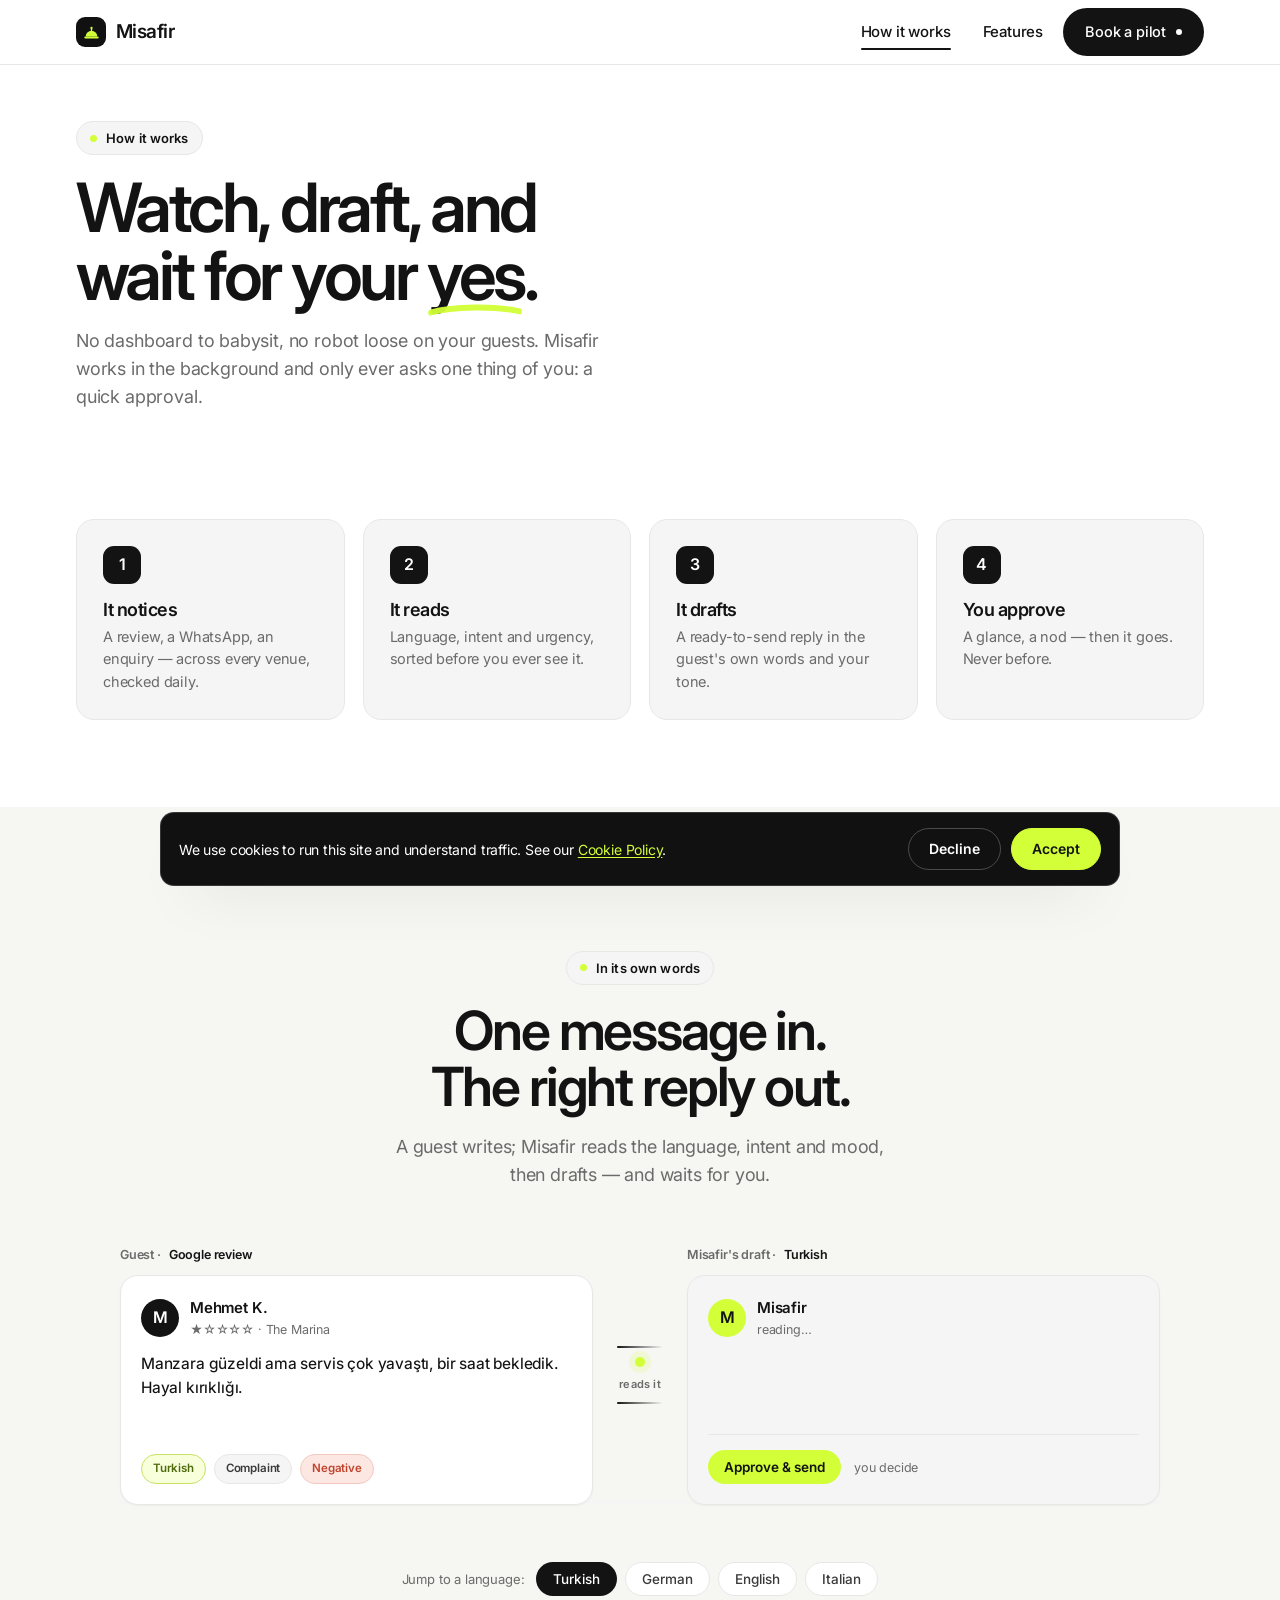
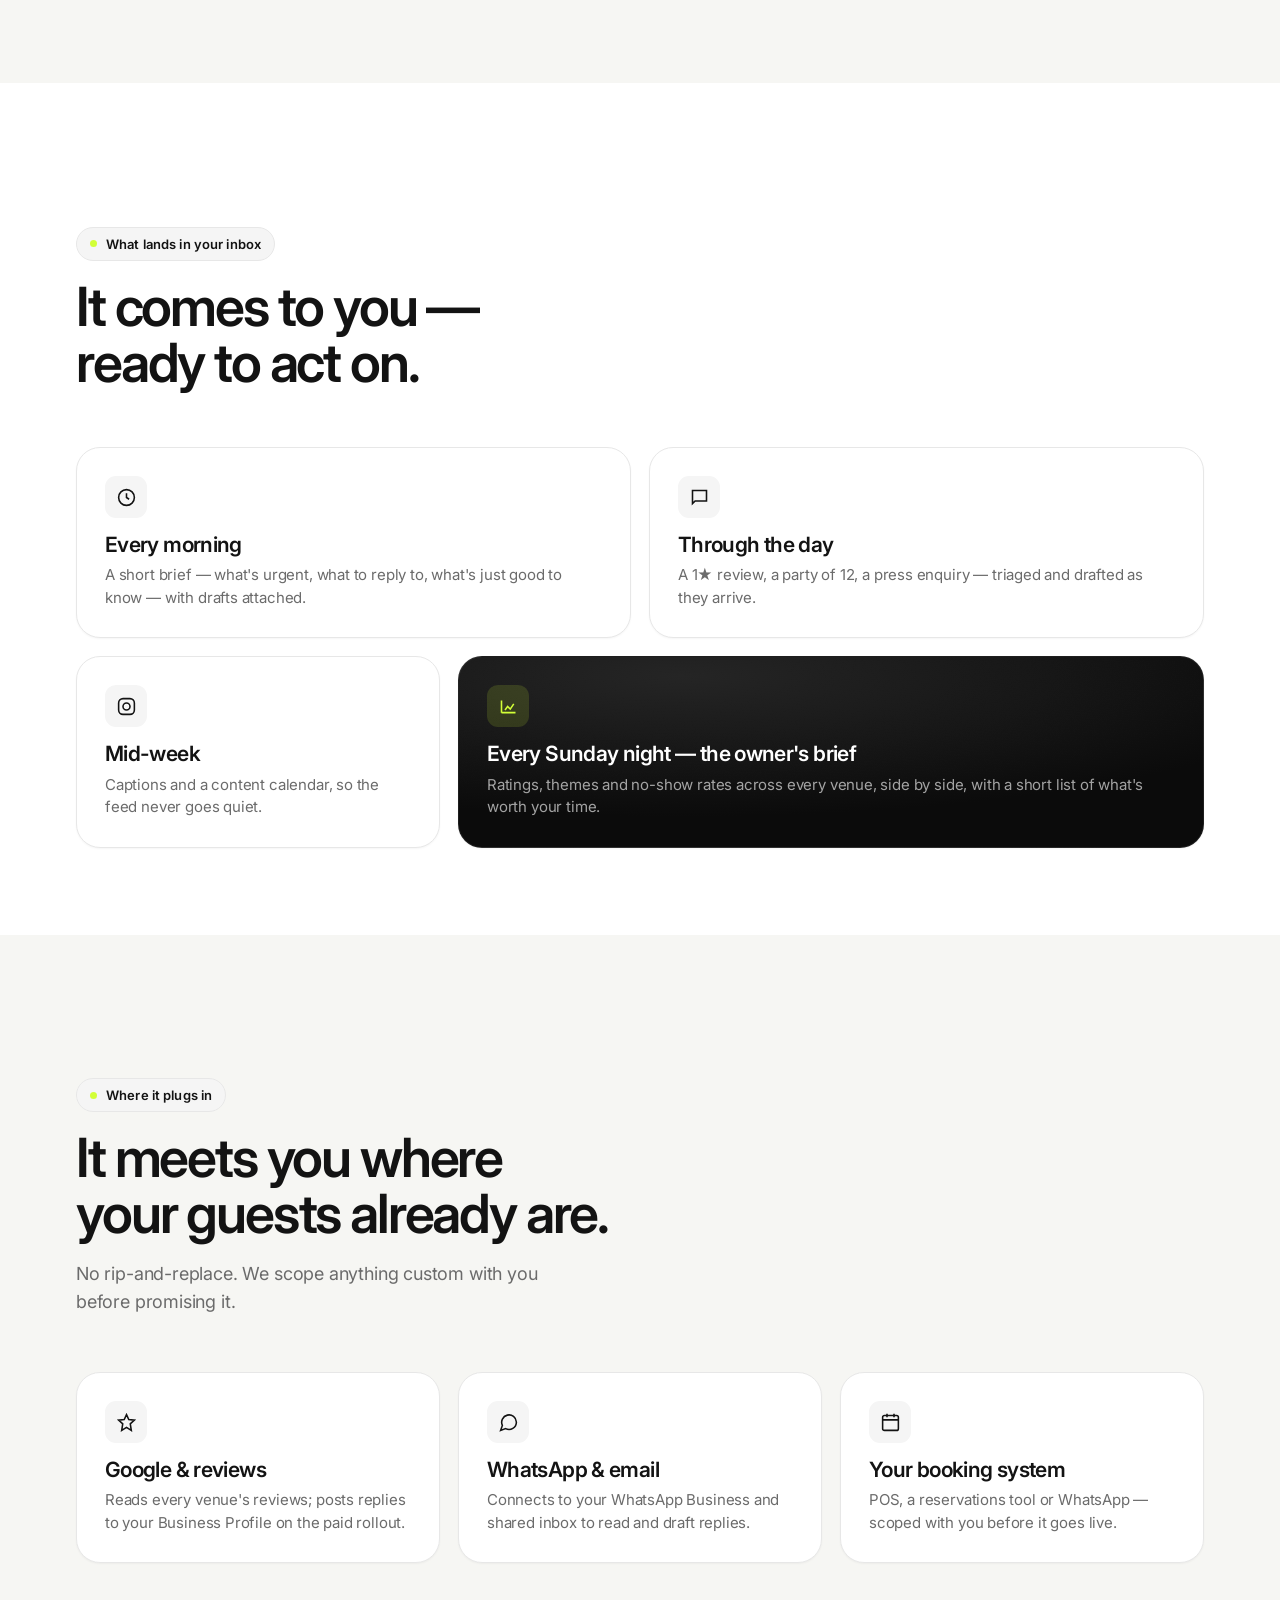
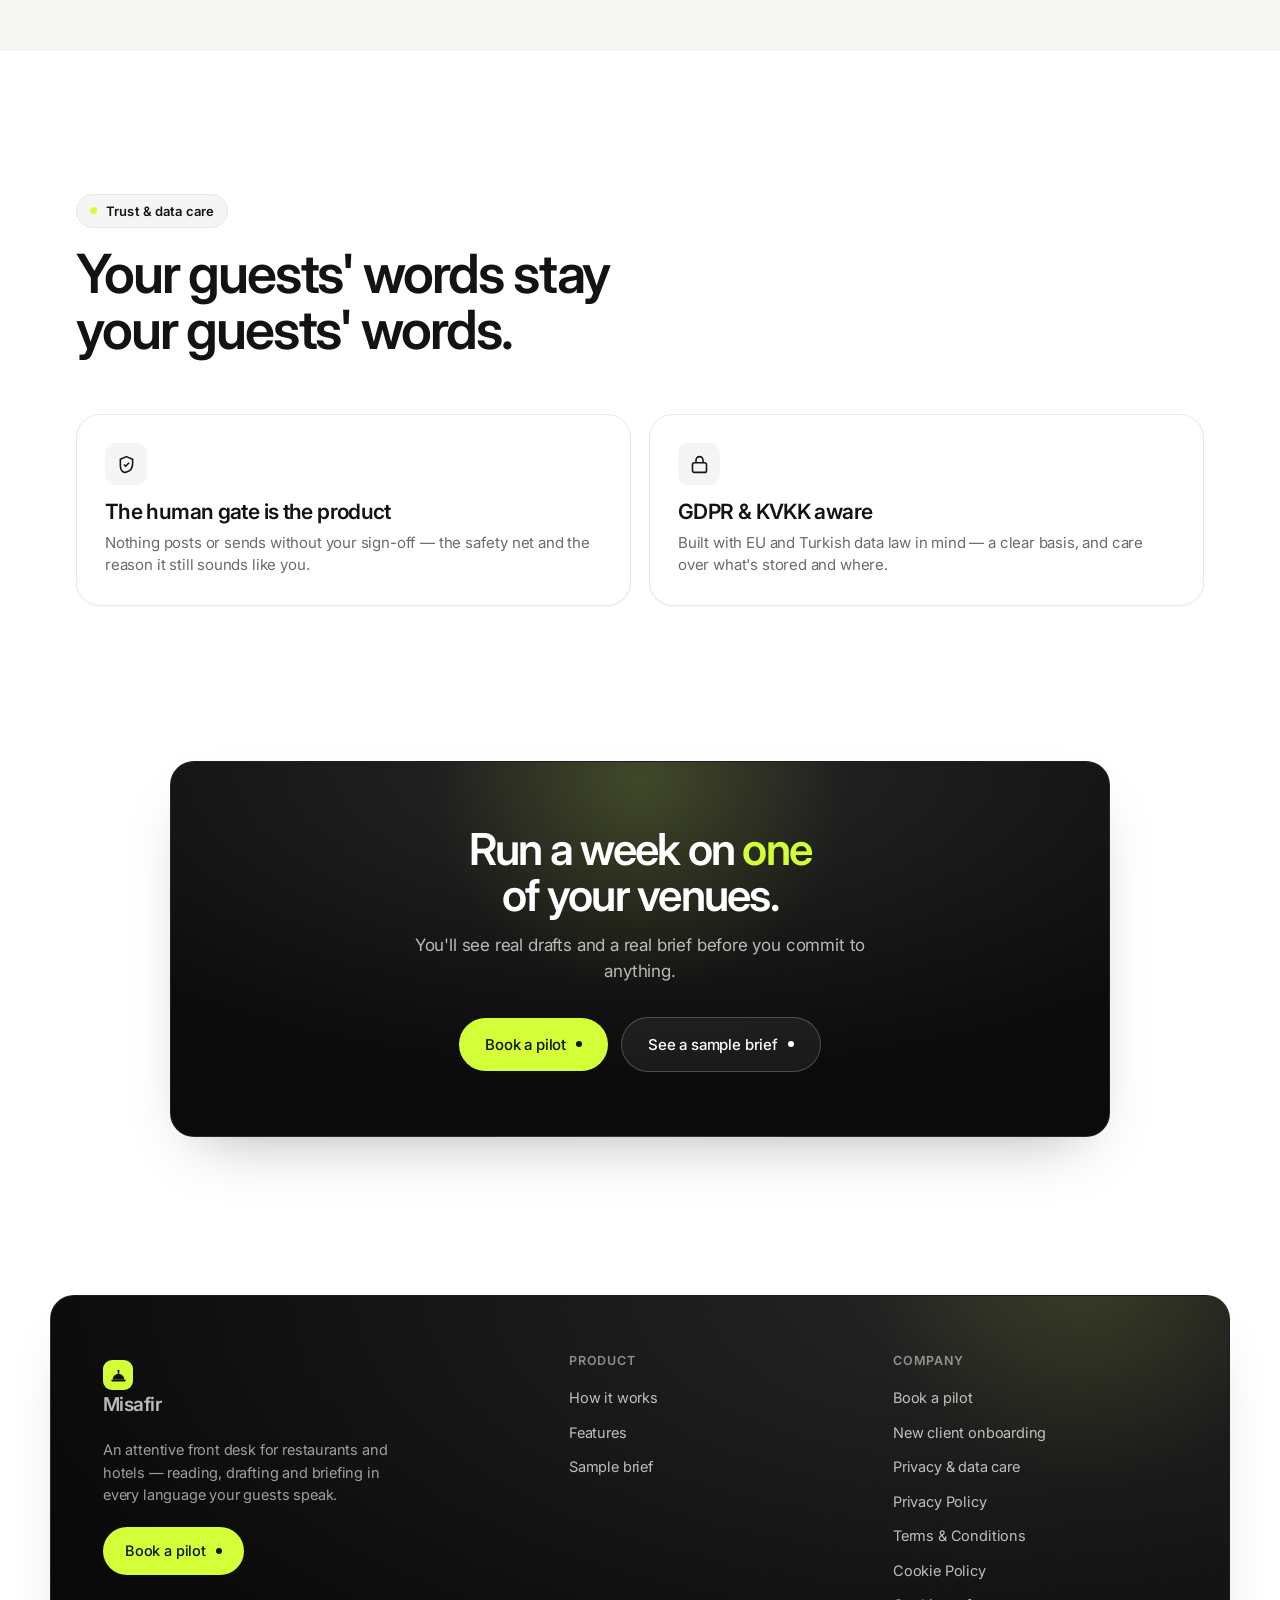
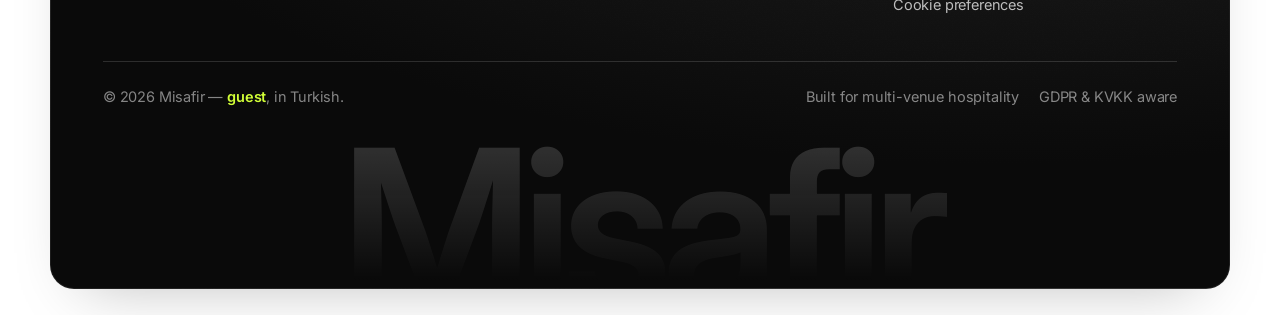
<file: how-it-works.html>
<!DOCTYPE html>
<html lang="en">
<head>
<meta charset="UTF-8" />
<meta name="viewport" content="width=device-width, initial-scale=1.0" />
<title>How it works — Misafir</title>
<meta name="description" content="How Misafir works: it watches your reviews and messages, reads them, drafts a reply in the guest's language, and waits for your approval. Nothing goes out without a human's nod." />
<meta property="og:title" content="How Misafir works" />
<meta property="og:description" content="Watch → read → draft → you approve. A day at your venues, quietly handled." />
<link rel="icon" href="favicon.svg" type="image/svg+xml" />
<script>document.documentElement.className+=' js';</script>
<link rel="preconnect" href="https://fonts.googleapis.com">
<link rel="preconnect" href="https://fonts.gstatic.com" crossorigin>
<link href="https://fonts.googleapis.com/css2?family=Inter:wght@400;500;600;700&display=swap" rel="stylesheet">
<link rel="stylesheet" href="assets/style.css" />
</head>
<body>

<nav>
  <div class="wrap nav-inner">
    <a href="index.html" class="brand"><span class="mark"><svg viewBox="0 0 28 28" fill="currentColor" aria-hidden="true"><circle cx="14" cy="7.4" r="1.7"/><rect x="13.1" y="8.4" width="1.8" height="4" rx="0.9"/><path d="M5.5 20a8.5 8.5 0 0 1 17 0Z"/><rect x="3.4" y="19.9" width="21.2" height="2.9" rx="1.45"/></svg></span>Misafir</a>
    <button class="nav-toggle" aria-label="Menu" aria-expanded="false"><span></span><span></span><span></span></button>
    <div class="nav-links">
      <a href="how-it-works.html" data-page="how-it-works.html">How it works</a>
      <a href="index.html#features">Features</a>
      <a href="contact.html" class="btn">Book a pilot <span class="arr">→</span></a>
    </div>
  </div>
</nav>

<main>
<header class="page-hero">
  <div class="wrap">
    <span class="eyebrow"><span class="dot"></span>How it works</span>
    <h1 style="margin-top:18px">Watch, draft, and wait for your <em>yes</em>.</h1>
    <p>No dashboard to babysit, no robot loose on your guests. Misafir works in the background and only ever asks one thing of you: a quick approval.</p>
  </div>
</header>

<section style="padding-top:40px">
  <div class="wrap">
    <div class="steps">
      <div class="step reveal"><div class="n"></div><h3>It notices</h3><p>A review, a WhatsApp, an enquiry — across every venue, checked daily.</p></div>
      <div class="step reveal d1"><div class="n"></div><h3>It reads</h3><p>Language, intent and urgency, sorted before you ever see it.</p></div>
      <div class="step reveal d2"><div class="n"></div><h3>It drafts</h3><p>A ready-to-send reply in the guest's own words and your tone.</p></div>
      <div class="step reveal d3"><div class="n"></div><h3>You approve</h3><p>A glance, a nod — then it goes. Never before.</p></div>
    </div>
  </div>
</section>

<!-- live demo -->
<section id="see-it-work" class="tint">
  <div class="wrap">
    <div class="sec-head center reveal">
      <span class="eyebrow"><span class="dot"></span>In its own words</span>
      <h2>One message in. The right reply out.</h2>
      <p>A guest writes; Misafir reads the language, intent and mood, then drafts — and waits for you.</p>
    </div>
    <div class="demo-stage reveal" data-demo>
      <div class="stage-col">
        <div class="stage-label">Guest · <b data-d="channel">Google review</b></div>
        <div class="msg-card">
          <div class="msg-head"><span class="avatar" data-d="initial">M</span><div><div class="msg-name" data-d="name">Mehmet K.</div><div class="msg-meta" data-d="meta">★☆☆☆☆ · The Marina</div></div></div>
          <p class="msg-body quote" data-d="incoming"></p>
          <div class="msg-tags"><span class="tag-pill lang" data-d="lang">Turkish</span><span class="tag-pill" data-d="intent">Complaint</span><span class="tag-pill" data-d="sentiment">Negative</span></div>
        </div>
      </div>
      <div class="stage-flow"><span class="arrowline"></span><span class="pip"></span><span class="lbl" data-d="flow">reads it</span><span class="arrowline"></span></div>
      <div class="stage-col">
        <div class="stage-label">Misafir's draft · <b data-d="replylang">Turkish</b></div>
        <div class="msg-card draft">
          <div class="msg-head"><span class="avatar bot">M</span><div><div class="msg-name">Misafir</div><div class="msg-meta" data-d="draftstate">drafting…</div></div></div>
          <p class="msg-body" data-d="reply"></p>
          <div class="draft-actions"><button class="mini-approve" type="button" data-d="approve">Approve &amp; send</button><span class="mini-note">you decide</span></div>
        </div>
      </div>
    </div>
    <div class="demo-progress"><i data-d="bar"></i></div>
    <div class="demo-langs reveal">
      <span>Jump to a language:</span>
      <button type="button" data-pick="0" class="active">Turkish</button>
      <button type="button" data-pick="1">German</button>
      <button type="button" data-pick="2">English</button>
      <button type="button" data-pick="3">Italian</button>
    </div>
  </div>
</section>

<!-- what lands in your inbox -->
<section>
  <div class="wrap">
    <div class="sec-head reveal">
      <span class="eyebrow"><span class="dot"></span>What lands in your inbox</span>
      <h2>It comes to you — ready to act on.</h2>
    </div>
    <div class="bento">
      <div class="tile half reveal">
        <div class="ic"><svg viewBox="0 0 24 24" fill="none" stroke="currentColor" stroke-width="1.8"><circle cx="12" cy="12" r="9"/><path d="M12 7v5l3 2"/></svg></div>
        <h3>Every morning</h3>
        <p>A short brief — what's urgent, what to reply to, what's just good to know — with drafts attached.</p>
      </div>
      <div class="tile half reveal d1">
        <div class="ic"><svg viewBox="0 0 24 24" fill="none" stroke="currentColor" stroke-width="1.8"><path d="M4 4h16v12H7l-3 3z"/></svg></div>
        <h3>Through the day</h3>
        <p>A 1★ review, a party of 12, a press enquiry — triaged and drafted as they arrive.</p>
      </div>
      <div class="tile third reveal">
        <div class="ic"><svg viewBox="0 0 24 24" fill="none" stroke="currentColor" stroke-width="1.8"><rect x="3" y="3" width="18" height="18" rx="5"/><circle cx="12" cy="12" r="4"/></svg></div>
        <h3>Mid-week</h3>
        <p>Captions and a content calendar, so the feed never goes quiet.</p>
      </div>
      <div class="tile dark wide reveal d1">
        <div class="ic"><svg viewBox="0 0 24 24" fill="none" stroke="currentColor" stroke-width="1.8"><path d="M4 19V5M4 19h16M8 16l3-4 3 3 4-6"/></svg></div>
        <h3>Every Sunday night — the owner's brief</h3>
        <p>Ratings, themes and no-show rates across every venue, side by side, with a short list of what's worth your time.</p>
      </div>
    </div>
  </div>
</section>

<!-- integrations -->
<section class="tint">
  <div class="wrap">
    <div class="sec-head reveal">
      <span class="eyebrow"><span class="dot"></span>Where it plugs in</span>
      <h2>It meets you where your guests already are.</h2>
      <p>No rip-and-replace. We scope anything custom with you before promising it.</p>
    </div>
    <div class="bento">
      <div class="tile third reveal">
        <div class="ic"><svg viewBox="0 0 24 24" fill="none" stroke="currentColor" stroke-width="1.8"><path d="M12 3l2.6 5.6L21 9.3l-4.7 4.3L17.5 21 12 17.6 6.5 21l1.2-7.4L3 9.3l6.4-.7z"/></svg></div>
        <h3>Google &amp; reviews</h3>
        <p>Reads every venue's reviews; posts replies to your Business Profile on the paid rollout.</p>
      </div>
      <div class="tile third reveal d1">
        <div class="ic"><svg viewBox="0 0 24 24" fill="none" stroke="currentColor" stroke-width="1.8"><path d="M21 11.5a8.4 8.4 0 0 1-12.3 7.5L3 21l2-5.7A8.4 8.4 0 1 1 21 11.5z"/></svg></div>
        <h3>WhatsApp &amp; email</h3>
        <p>Connects to your WhatsApp Business and shared inbox to read and draft replies.</p>
      </div>
      <div class="tile third reveal d2">
        <div class="ic"><svg viewBox="0 0 24 24" fill="none" stroke="currentColor" stroke-width="1.8"><rect x="3" y="4" width="18" height="17" rx="2"/><path d="M3 9h18M8 2v4M16 2v4"/></svg></div>
        <h3>Your booking system</h3>
        <p>POS, a reservations tool or WhatsApp — scoped with you before it goes live.</p>
      </div>
    </div>
  </div>
</section>

<!-- trust -->
<section id="trust">
  <div class="wrap">
    <div class="sec-head reveal">
      <span class="eyebrow"><span class="dot"></span>Trust &amp; data care</span>
      <h2>Your guests' words stay your guests' words.</h2>
    </div>
    <div class="bento">
      <div class="tile half reveal">
        <div class="ic"><svg viewBox="0 0 24 24" fill="none" stroke="currentColor" stroke-width="1.8"><path d="M12 3l7 3v5c0 4.5-3 8.3-7 9.5C8 22.3 5 18.5 5 14V6l7-3z"/><path d="M9 12l2 2 4-4"/></svg></div>
        <h3>The human gate is the product</h3>
        <p>Nothing posts or sends without your sign-off — the safety net and the reason it still sounds like you.</p>
      </div>
      <div class="tile half reveal d1">
        <div class="ic"><svg viewBox="0 0 24 24" fill="none" stroke="currentColor" stroke-width="1.8"><rect x="4" y="10" width="16" height="11" rx="2"/><path d="M8 10V7a4 4 0 0 1 8 0v3"/></svg></div>
        <h3>GDPR &amp; KVKK aware</h3>
        <p>Built with EU and Turkish data law in mind — a clear basis, and care over what's stored and where.</p>
      </div>
    </div>
  </div>
</section>

<section style="padding:40px 0 90px">
  <div class="cta reveal">
    <h2>Run a week on <em>one</em> of your venues.</h2>
    <p>You'll see real drafts and a real brief before you commit to anything.</p>
    <div class="hero-cta">
      <a href="contact.html" class="btn btn-lg">Book a pilot <span class="arr">→</span></a>
      <a href="sample-brief.html" class="btn btn-ghost btn-lg">See a sample brief</a>
    </div>
  </div>
</section>
</main>

<footer>
  <div class="foot-card">
    <div class="foot-grid">
      <div class="col foot-about">
        <a href="index.html" class="brand"><span class="mark"><svg viewBox="0 0 28 28" fill="currentColor" aria-hidden="true"><circle cx="14" cy="7.4" r="1.7"/><rect x="13.1" y="8.4" width="1.8" height="4" rx="0.9"/><path d="M5.5 20a8.5 8.5 0 0 1 17 0Z"/><rect x="3.4" y="19.9" width="21.2" height="2.9" rx="1.45"/></svg></span>Misafir</a>
        <p>An attentive front desk for restaurants and hotels — reading, drafting and briefing in every language your guests speak.</p>
        <a href="contact.html" class="btn foot-cta">Book a pilot <span class="arr">→</span></a>
      </div>
      <div class="col">
        <h4>Product</h4>
        <a href="how-it-works.html">How it works</a>
        <a href="index.html#features">Features</a>
        <a href="sample-brief.html">Sample brief</a>
      </div>
      <div class="col">
        <h4>Company</h4>
        <a href="contact.html">Book a pilot</a>
        <a href="onboarding.html">New client onboarding</a>
        <a href="how-it-works.html#trust">Privacy &amp; data care</a>
        <a href="privacy.html">Privacy Policy</a>
        <a href="terms.html">Terms &amp; Conditions</a>
        <a href="cookies.html">Cookie Policy</a>
        <a href="#" class="cookie-prefs">Cookie preferences</a>
      </div>
    </div>
    <div class="foot-bottom">
      <div>© <span data-year>2026</span> Misafir — <em>guest</em>, in Turkish.</div>
      <div class="legal"><span>Built for multi-venue hospitality</span><span>GDPR &amp; KVKK aware</span></div>
    </div>
    <div class="foot-mark" aria-hidden="true">Misafir</div>
  </div>
</footer>

<script src="assets/main.js"></script>
</body>
</html>
</file>
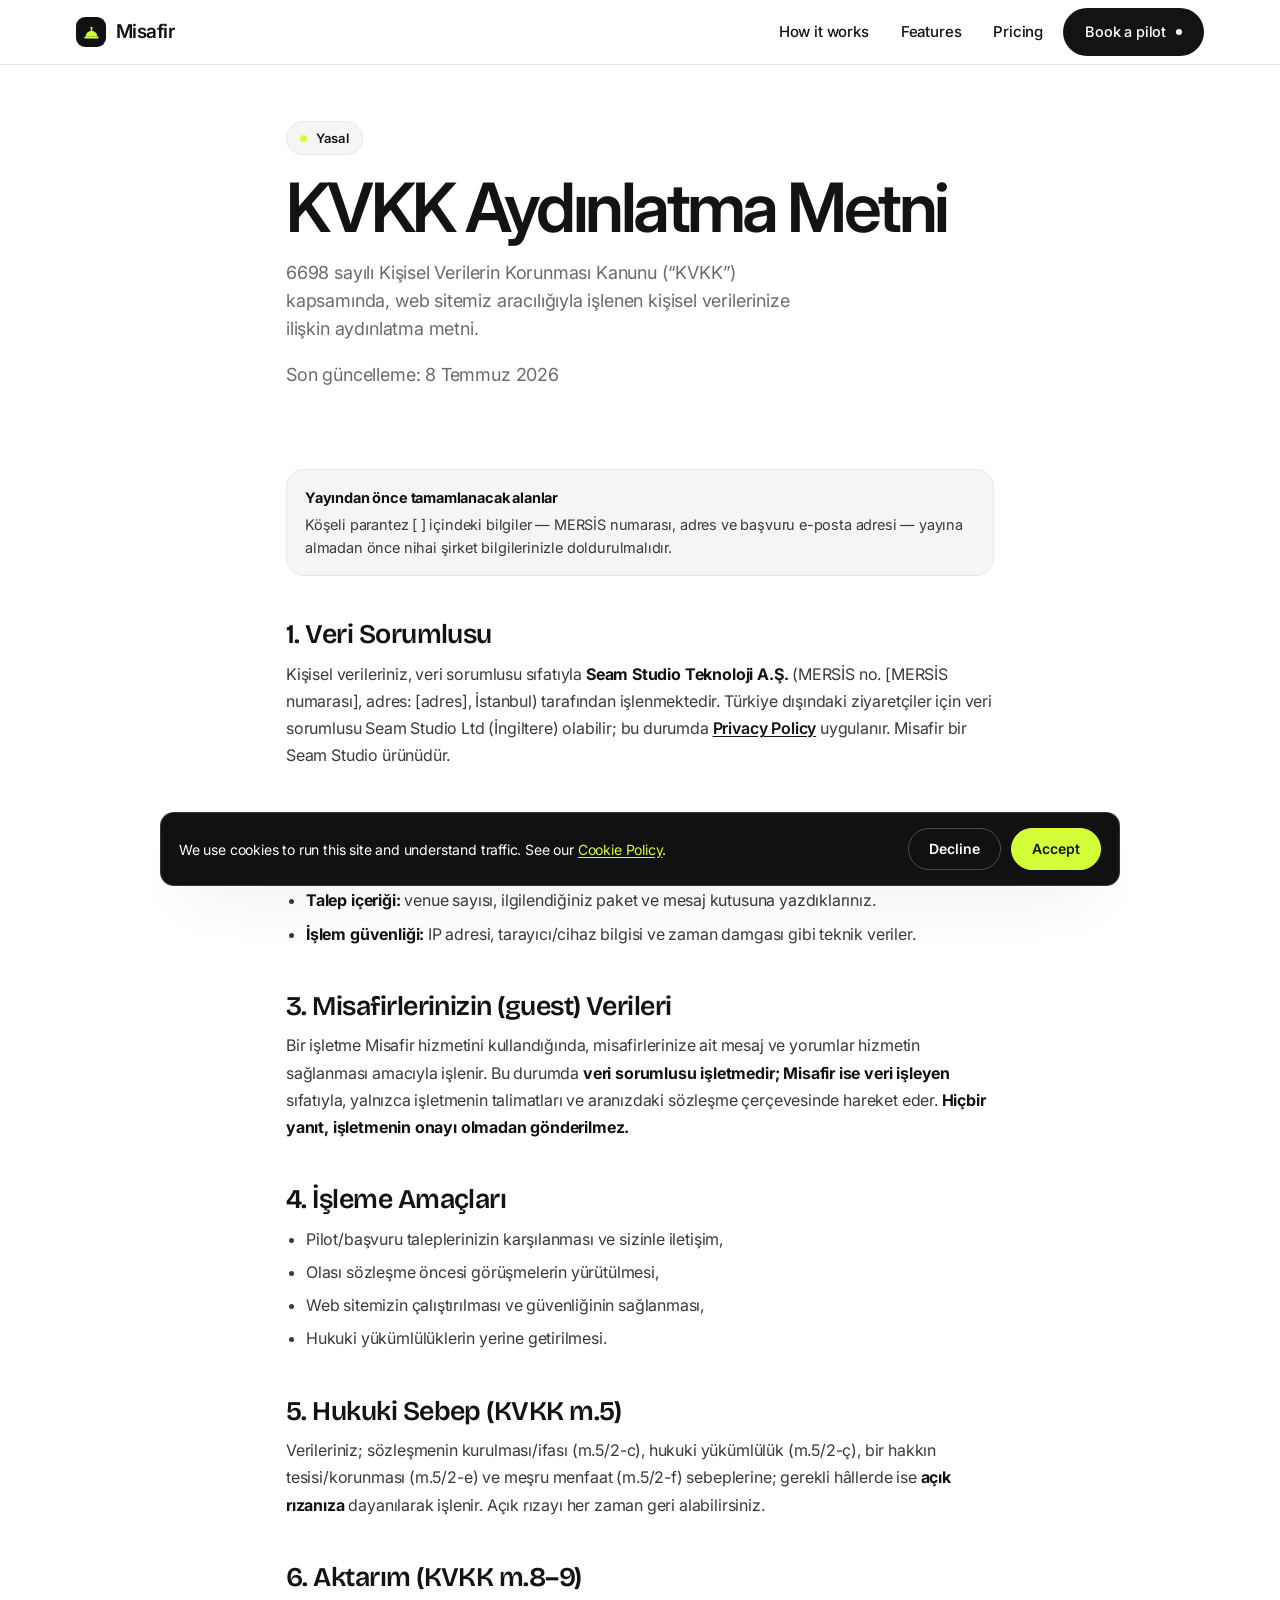
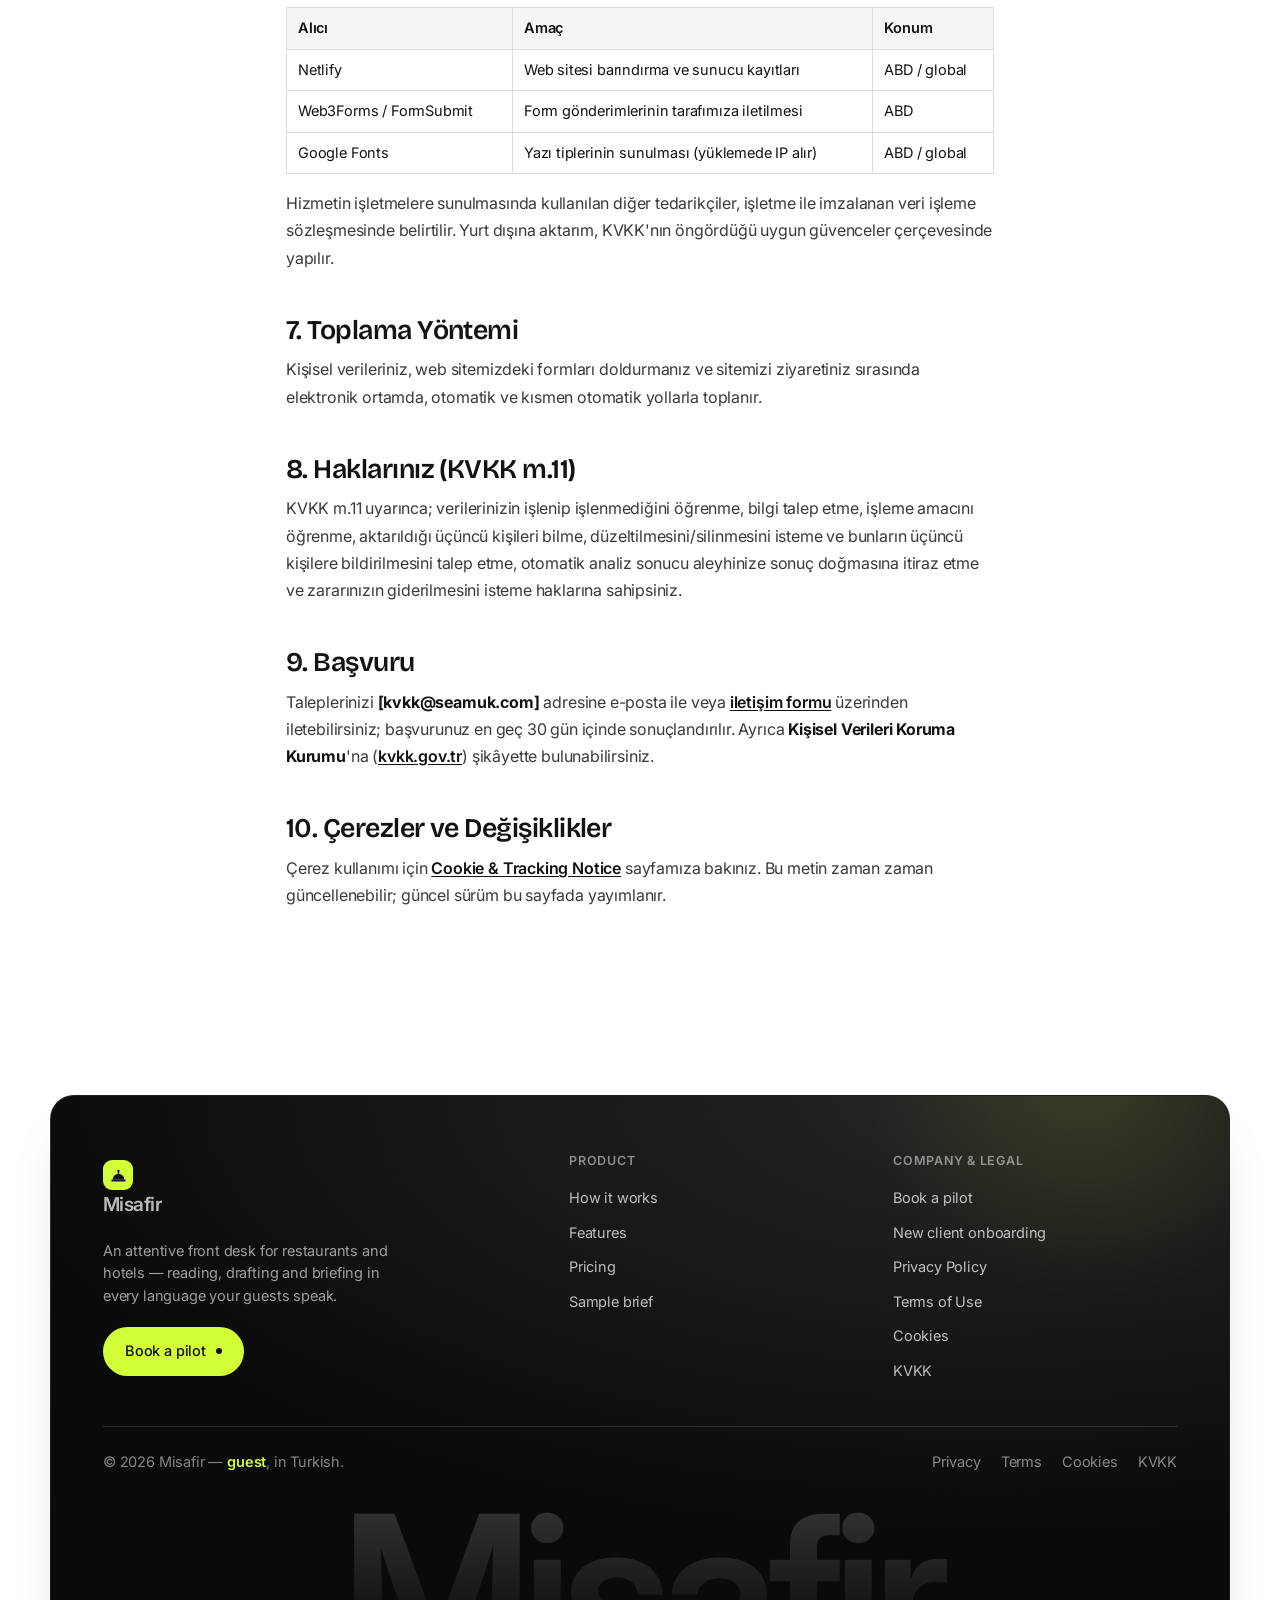
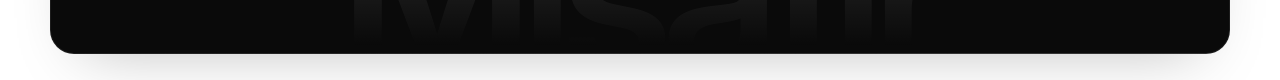
<file: kvkk.html>
<!DOCTYPE html>
<html lang="tr">
<head>
<meta charset="UTF-8" />
<meta name="viewport" content="width=device-width, initial-scale=1.0" />
<title>KVKK Aydınlatma Metni — Misafir</title>
<meta name="description" content="6698 sayılı Kişisel Verilerin Korunması Kanunu kapsamında Misafir aydınlatma metni." />
<link rel="icon" href="favicon.svg" type="image/svg+xml" />
<script>document.documentElement.className+=' js';</script>
<link rel="preconnect" href="https://fonts.googleapis.com">
<link rel="preconnect" href="https://fonts.gstatic.com" crossorigin>
<link href="https://fonts.googleapis.com/css2?family=Bricolage+Grotesque:opsz,wght@12..96,400;12..96,500;12..96,600;12..96,700&family=Inter:wght@400;500;600;700&display=swap" rel="stylesheet">
<link rel="stylesheet" href="assets/style.css" />
<style>
  .legal-wrap{max-width:760px}
  .legal-doc{margin-top:30px}
  .legal-doc h2{font-family:"Bricolage Grotesque",sans-serif;font-size:clamp(21px,2.6vw,27px);letter-spacing:-0.02em;margin:44px 0 12px;color:var(--ink)}
  .legal-doc p,.legal-doc li{font-size:16px;line-height:1.7;color:var(--ink-2)}
  .legal-doc ul,.legal-doc ol{padding-left:20px;margin:10px 0}
  .legal-doc li{margin:6px 0}
  .legal-doc a{color:var(--brand-deep);font-weight:600;text-decoration:underline;text-underline-offset:2px}
  .legal-doc strong{color:var(--ink)}
  .legal-updated{font-size:13.5px;color:var(--muted);margin-top:16px}
  .legal-note{border:1px solid var(--brand-soft-2);background:var(--brand-soft);border-radius:var(--r);padding:16px 18px;margin:22px 0;font-size:14.5px;line-height:1.6;color:var(--ink-2)}
  .legal-note strong{display:block;margin-bottom:4px;color:var(--brand-ink)}
  .ltable{width:100%;border-collapse:collapse;margin:16px 0;font-size:14.5px}
  .ltable th,.ltable td{border:1px solid var(--line-2);padding:9px 11px;text-align:left;vertical-align:top}
  .ltable th{background:var(--brand-soft);font-weight:600;color:var(--ink)}
</style>
</head>
<body>

<nav>
  <div class="wrap nav-inner">
    <a href="index.html" class="brand"><span class="mark"><svg viewBox="0 0 28 28" fill="currentColor" aria-hidden="true"><circle cx="14" cy="7.4" r="1.7"/><rect x="13.1" y="8.4" width="1.8" height="4" rx="0.9"/><path d="M5.5 20a8.5 8.5 0 0 1 17 0Z"/><rect x="3.4" y="19.9" width="21.2" height="2.9" rx="1.45"/></svg></span>Misafir</a>
    <button class="nav-toggle" aria-label="Menu" aria-expanded="false"><span></span><span></span><span></span></button>
    <div class="nav-links">
      <a href="how-it-works.html" data-page="how-it-works.html">How it works</a>
      <a href="index.html#features">Features</a>
      <a href="pricing.html" data-page="pricing.html">Pricing</a>
      <a href="contact.html" class="btn">Book a pilot <span class="arr">→</span></a>
    </div>
  </div>
</nav>

<main>
<header class="page-hero">
  <div class="wrap legal-wrap">
    <span class="eyebrow"><span class="dot"></span>Yasal</span>
    <h1 style="margin-top:18px">KVKK Aydınlatma Metni</h1>
    <p>6698 sayılı Kişisel Verilerin Korunması Kanunu (“KVKK”) kapsamında, web sitemiz aracılığıyla işlenen kişisel verilerinize ilişkin aydınlatma metni.</p>
    <p class="legal-updated">Son güncelleme: 8 Temmuz 2026</p>
  </div>
</header>

<section style="padding:10px 0 90px">
  <div class="wrap legal-wrap">
    <div class="legal-doc">
      <div class="legal-note">
        <strong>Yayından önce tamamlanacak alanlar</strong>
        Köşeli parantez [ ] içindeki bilgiler — MERSİS numarası, adres ve başvuru e-posta adresi — yayına almadan önce nihai şirket bilgilerinizle doldurulmalıdır.
      </div>

      <h2>1. Veri Sorumlusu</h2>
      <p>Kişisel verileriniz, veri sorumlusu sıfatıyla <strong>Seam Studio Teknoloji A.Ş.</strong> (MERSİS no. [MERSİS numarası], adres: [adres], İstanbul) tarafından işlenmektedir. Türkiye dışındaki ziyaretçiler için veri sorumlusu Seam Studio Ltd (İngiltere) olabilir; bu durumda <a href="privacy.html">Privacy Policy</a> uygulanır. Misafir bir Seam Studio ürünüdür.</p>

      <h2>2. İşlenen Kişisel Veriler</h2>
      <ul>
        <li><strong>Kimlik ve iletişim:</strong> ad-soyad, e-posta, işletme/grup adı.</li>
        <li><strong>Talep içeriği:</strong> venue sayısı, ilgilendiğiniz paket ve mesaj kutusuna yazdıklarınız.</li>
        <li><strong>İşlem güvenliği:</strong> IP adresi, tarayıcı/cihaz bilgisi ve zaman damgası gibi teknik veriler.</li>
      </ul>

      <h2>3. Misafirlerinizin (guest) Verileri</h2>
      <p>Bir işletme Misafir hizmetini kullandığında, misafirlerinize ait mesaj ve yorumlar hizmetin sağlanması amacıyla işlenir. Bu durumda <strong>veri sorumlusu işletmedir; Misafir ise veri işleyen</strong> sıfatıyla, yalnızca işletmenin talimatları ve aranızdaki sözleşme çerçevesinde hareket eder. <strong>Hiçbir yanıt, işletmenin onayı olmadan gönderilmez.</strong></p>

      <h2>4. İşleme Amaçları</h2>
      <ul>
        <li>Pilot/başvuru taleplerinizin karşılanması ve sizinle iletişim,</li>
        <li>Olası sözleşme öncesi görüşmelerin yürütülmesi,</li>
        <li>Web sitemizin çalıştırılması ve güvenliğinin sağlanması,</li>
        <li>Hukuki yükümlülüklerin yerine getirilmesi.</li>
      </ul>

      <h2>5. Hukuki Sebep (KVKK m.5)</h2>
      <p>Verileriniz; sözleşmenin kurulması/ifası (m.5/2-c), hukuki yükümlülük (m.5/2-ç), bir hakkın tesisi/korunması (m.5/2-e) ve meşru menfaat (m.5/2-f) sebeplerine; gerekli hâllerde ise <strong>açık rızanıza</strong> dayanılarak işlenir. Açık rızayı her zaman geri alabilirsiniz.</p>

      <h2>6. Aktarım (KVKK m.8–9)</h2>
      <table class="ltable">
        <tr><th>Alıcı</th><th>Amaç</th><th>Konum</th></tr>
        <tr><td>Netlify</td><td>Web sitesi barındırma ve sunucu kayıtları</td><td>ABD / global</td></tr>
        <tr><td>Web3Forms / FormSubmit</td><td>Form gönderimlerinin tarafımıza iletilmesi</td><td>ABD</td></tr>
        <tr><td>Google Fonts</td><td>Yazı tiplerinin sunulması (yüklemede IP alır)</td><td>ABD / global</td></tr>
      </table>
      <p>Hizmetin işletmelere sunulmasında kullanılan diğer tedarikçiler, işletme ile imzalanan veri işleme sözleşmesinde belirtilir. Yurt dışına aktarım, KVKK'nın öngördüğü uygun güvenceler çerçevesinde yapılır.</p>

      <h2>7. Toplama Yöntemi</h2>
      <p>Kişisel verileriniz, web sitemizdeki formları doldurmanız ve sitemizi ziyaretiniz sırasında elektronik ortamda, otomatik ve kısmen otomatik yollarla toplanır.</p>

      <h2>8. Haklarınız (KVKK m.11)</h2>
      <p>KVKK m.11 uyarınca; verilerinizin işlenip işlenmediğini öğrenme, bilgi talep etme, işleme amacını öğrenme, aktarıldığı üçüncü kişileri bilme, düzeltilmesini/silinmesini isteme ve bunların üçüncü kişilere bildirilmesini talep etme, otomatik analiz sonucu aleyhinize sonuç doğmasına itiraz etme ve zararınızın giderilmesini isteme haklarına sahipsiniz.</p>

      <h2>9. Başvuru</h2>
      <p>Taleplerinizi <strong>[kvkk@seamuk.com]</strong> adresine e-posta ile veya <a href="contact.html">iletişim formu</a> üzerinden iletebilirsiniz; başvurunuz en geç 30 gün içinde sonuçlandırılır. Ayrıca <strong>Kişisel Verileri Koruma Kurumu</strong>'na (<a href="https://www.kvkk.gov.tr" target="_blank" rel="noopener">kvkk.gov.tr</a>) şikâyette bulunabilirsiniz.</p>

      <h2>10. Çerezler ve Değişiklikler</h2>
      <p>Çerez kullanımı için <a href="cookies.html">Cookie &amp; Tracking Notice</a> sayfamıza bakınız. Bu metin zaman zaman güncellenebilir; güncel sürüm bu sayfada yayımlanır.</p>
    </div>
  </div>
</section>
</main>

<footer>
  <div class="foot-card">
    <div class="foot-grid">
      <div class="col foot-about">
        <a href="index.html" class="brand"><span class="mark"><svg viewBox="0 0 28 28" fill="currentColor" aria-hidden="true"><circle cx="14" cy="7.4" r="1.7"/><rect x="13.1" y="8.4" width="1.8" height="4" rx="0.9"/><path d="M5.5 20a8.5 8.5 0 0 1 17 0Z"/><rect x="3.4" y="19.9" width="21.2" height="2.9" rx="1.45"/></svg></span>Misafir</a>
        <p>An attentive front desk for restaurants and hotels — reading, drafting and briefing in every language your guests speak.</p>
        <a href="contact.html" class="btn foot-cta">Book a pilot <span class="arr">→</span></a>
      </div>
      <div class="col">
        <h4>Product</h4>
        <a href="how-it-works.html">How it works</a>
        <a href="index.html#features">Features</a>
        <a href="pricing.html">Pricing</a>
        <a href="sample-brief.html">Sample brief</a>
      </div>
      <div class="col">
        <h4>Company &amp; legal</h4>
        <a href="contact.html">Book a pilot</a>
        <a href="onboarding.html">New client onboarding</a>
        <a href="privacy.html">Privacy Policy</a>
        <a href="terms.html">Terms of Use</a>
        <a href="cookies.html">Cookies</a>
        <a href="kvkk.html">KVKK</a>
      </div>
    </div>
    <div class="foot-bottom">
      <div>© <span data-year>2026</span> Misafir — <em>guest</em>, in Turkish.</div>
      <div class="legal"><a href="privacy.html">Privacy</a><a href="terms.html">Terms</a><a href="cookies.html">Cookies</a><a href="kvkk.html">KVKK</a></div>
    </div>
    <div class="foot-mark" aria-hidden="true">Misafir</div>
  </div>
</footer>

<script src="assets/main.js"></script>
</body>
</html>
</file>
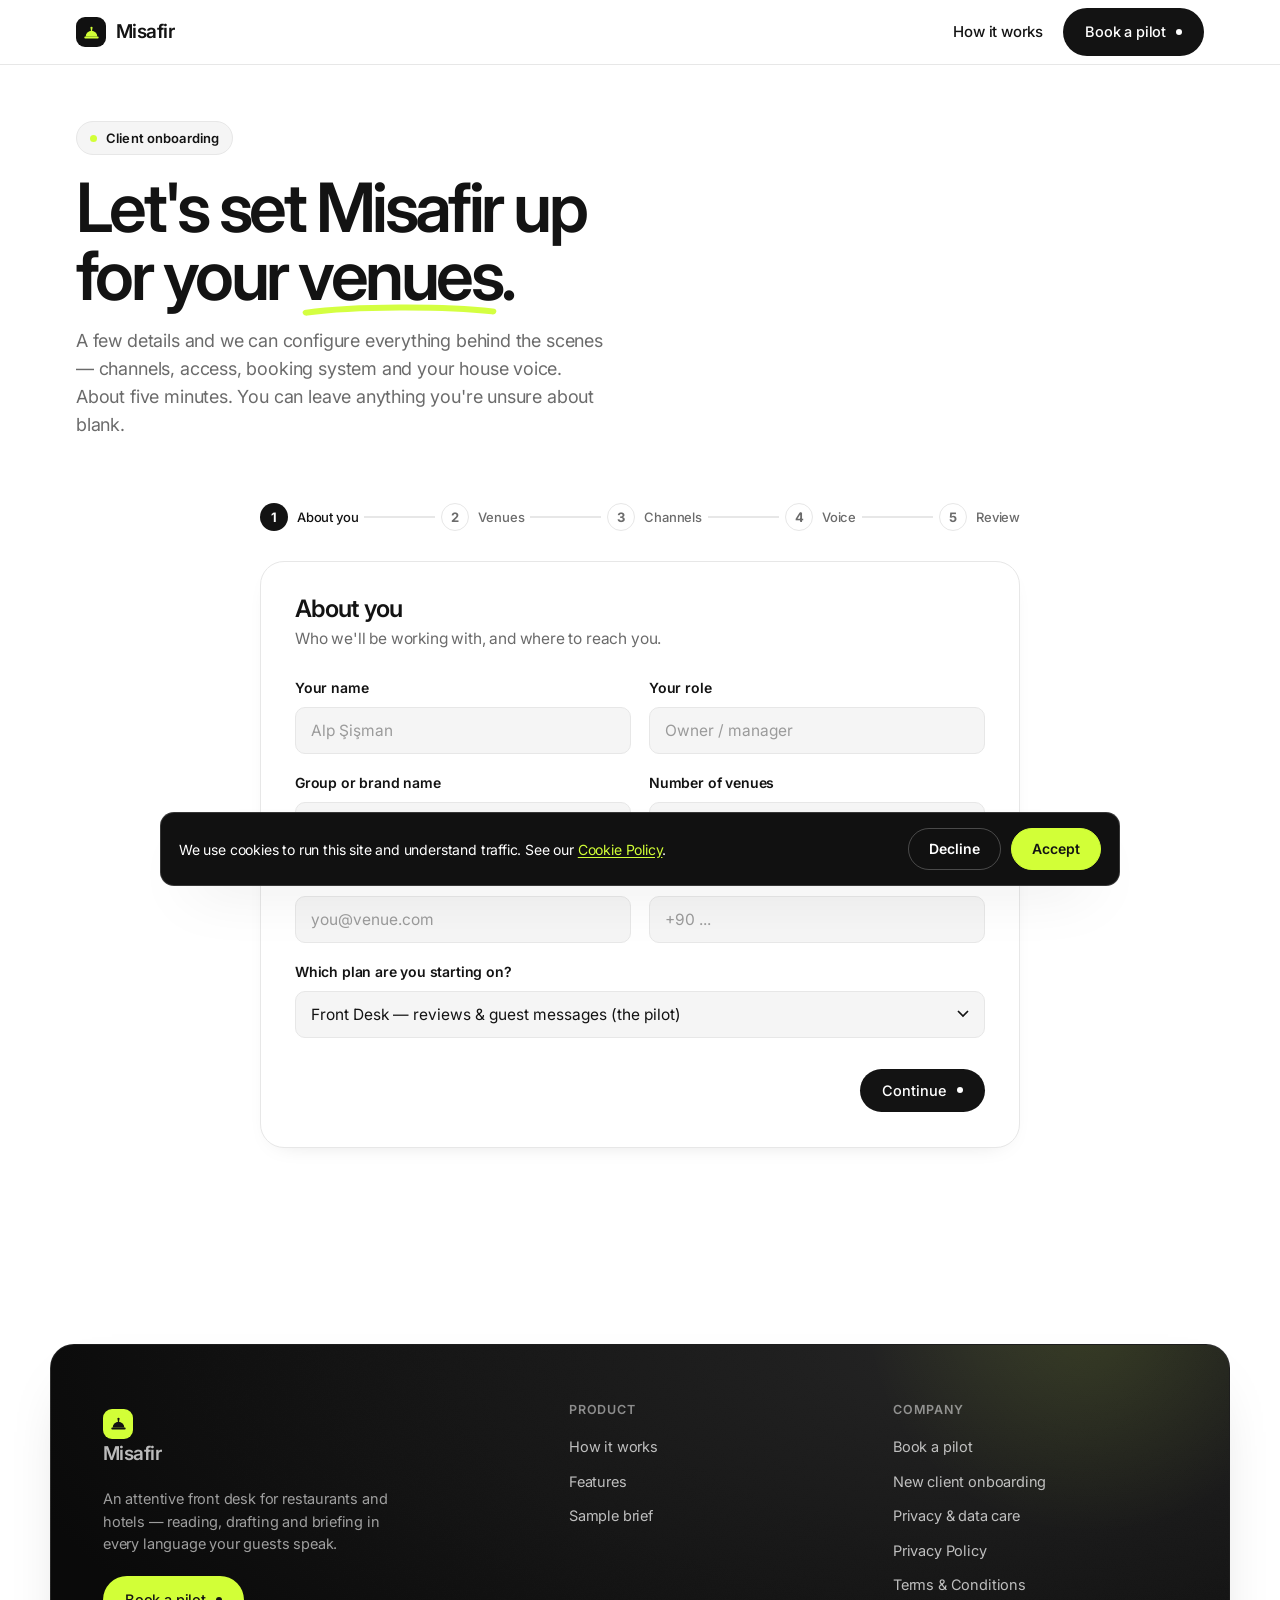
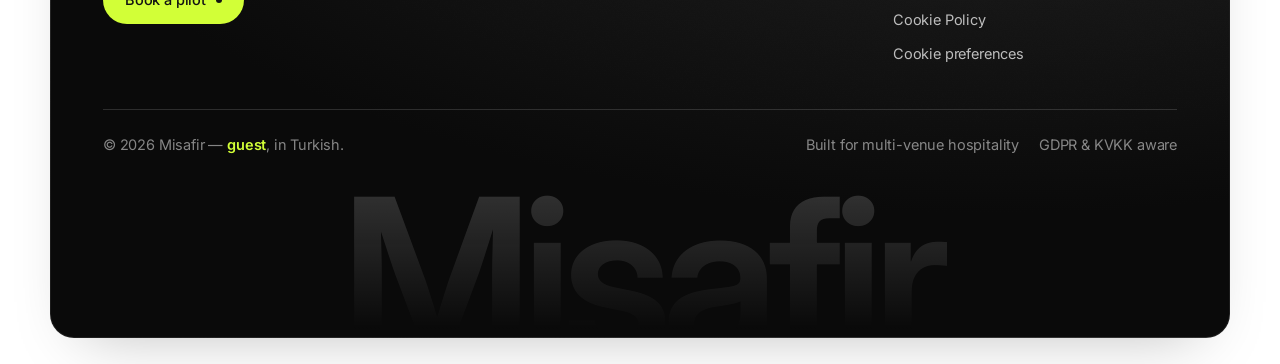
<file: onboarding.html>
<!DOCTYPE html>
<html lang="en">
<head>
<meta charset="UTF-8" />
<meta name="viewport" content="width=device-width, initial-scale=1.0" />
<title>Set up your venues — Misafir onboarding</title>
<meta name="description" content="Tell us what we need to set Misafir up for your venues — channels, access, booking system, brand voice and languages. Takes about five minutes." />
<meta name="robots" content="noindex" />
<link rel="icon" href="favicon.svg" type="image/svg+xml" />
<script>document.documentElement.className+=' js';</script>
<link rel="preconnect" href="https://fonts.googleapis.com">
<link rel="preconnect" href="https://fonts.gstatic.com" crossorigin>
<link href="https://fonts.googleapis.com/css2?family=Inter:wght@400;500;600;700&display=swap" rel="stylesheet">
<link rel="stylesheet" href="assets/style.css" />
</head>
<body>

<nav>
  <div class="wrap nav-inner">
    <a href="index.html" class="brand"><span class="mark"><svg viewBox="0 0 28 28" fill="currentColor" aria-hidden="true"><circle cx="14" cy="7.4" r="1.7"/><rect x="13.1" y="8.4" width="1.8" height="4" rx="0.9"/><path d="M5.5 20a8.5 8.5 0 0 1 17 0Z"/><rect x="3.4" y="19.9" width="21.2" height="2.9" rx="1.45"/></svg></span>Misafir</a>
    <button class="nav-toggle" aria-label="Menu" aria-expanded="false"><span></span><span></span><span></span></button>
    <div class="nav-links">
      <a href="how-it-works.html" data-page="how-it-works.html">How it works</a>
      <a href="contact.html" class="btn">Book a pilot <span class="arr">→</span></a>
    </div>
  </div>
</nav>

<main>
<header class="page-hero">
  <div class="wrap">
    <span class="eyebrow"><span class="dot"></span>Client onboarding</span>
    <h1 style="margin-top:18px">Let's set Misafir up for your <em>venues</em>.</h1>
    <p>A few details and we can configure everything behind the scenes — channels, access, booking system and your house voice. About five minutes. You can leave anything you're unsure about blank.</p>
  </div>
</header>

<section style="padding:24px 0 100px">
  <div class="wrap">
    <form id="wizard-form" class="wiz" novalidate data-success="Thank you — we've got everything we need to start configuring your setup. We'll be in touch shortly to confirm the details.">

      <div class="wiz-steps">
        <div class="s active"><span class="num">1</span><span class="txt">About you</span></div>
        <span class="bar"></span>
        <div class="s"><span class="num">2</span><span class="txt">Venues</span></div>
        <span class="bar"></span>
        <div class="s"><span class="num">3</span><span class="txt">Channels</span></div>
        <span class="bar"></span>
        <div class="s"><span class="num">4</span><span class="txt">Voice</span></div>
        <span class="bar"></span>
        <div class="s"><span class="num">5</span><span class="txt">Review</span></div>
      </div>

      <div id="wizard" class="wiz-panel">

        <!-- STEP 1 -->
        <div class="wiz-step show">
          <h3>About you</h3>
          <p class="sub">Who we'll be working with, and where to reach you.</p>
          <div class="form-grid">
            <div class="field"><label>Your name</label><input type="text" name="name" data-label="Name" required placeholder="Alp Şişman"></div>
            <div class="field"><label>Your role</label><input type="text" name="role" data-label="Role" placeholder="Owner / manager"></div>
            <div class="field"><label>Group or brand name</label><input type="text" name="group" data-label="Group" placeholder="Your group"></div>
            <div class="field"><label>Number of venues</label>
              <select name="venue_count" data-label="Venues"><option>1</option><option>2</option><option selected>3</option><option>4–6</option><option>7+</option></select>
            </div>
            <div class="field"><label>Email</label><input type="email" name="email" data-label="Email" required placeholder="you@venue.com"></div>
            <div class="field"><label>Phone / WhatsApp</label><input type="tel" name="phone" data-label="Phone" placeholder="+90 ..."></div>
            <div class="field full"><label>Which plan are you starting on?</label>
              <select name="tier" data-label="Plan">
                <option>Front Desk — reviews &amp; guest messages (the pilot)</option>
                <option>Front of House — adds reservations &amp; social</option>
                <option>Maison — adds the weekly owner's brief</option>
                <option>Not sure yet — help me choose</option>
              </select>
            </div>
          </div>
        </div>

        <!-- STEP 2 -->
        <div class="wiz-step">
          <h3>Your venues</h3>
          <p class="sub">Add each venue and a link to its Google listing so we can read its reviews.</p>
          <div id="venues-wrap">
            <button type="button" class="add-venue" id="add-venue">+ Add another venue</button>
          </div>
        </div>

        <!-- STEP 3 -->
        <div class="wiz-step">
          <h3>Channels &amp; access</h3>
          <p class="sub">Tick what you'd like Misafir to watch. We'll guide you through granting access after — nothing is needed right now.</p>
          <div class="checks" style="margin-bottom:22px">
            <label class="check"><input type="checkbox" name="ch_google" data-label="Google reviews" data-chan="Google reviews" checked> Google reviews</label>
            <label class="check"><input type="checkbox" name="ch_gbp" data-label="Reply on Google" data-chan="Google replies (Business Profile)"> Reply on my Google profile</label>
            <label class="check"><input type="checkbox" name="ch_wa" data-label="WhatsApp" data-chan="WhatsApp Business"> WhatsApp Business</label>
            <label class="check"><input type="checkbox" name="ch_email" data-label="Email" data-chan="Email inbox"> Email enquiries</label>
            <label class="check"><input type="checkbox" name="ch_ig" data-label="Instagram" data-chan="Instagram"> Instagram</label>
            <label class="check"><input type="checkbox" name="ch_reviews_gen" data-label="Review requests" data-chan="Post-visit review requests"> Ask happy guests for reviews</label>
          </div>
          <div class="form-grid">
            <div class="field"><label>WhatsApp Business number <span class="hint">if you ticked it</span></label><input type="tel" name="wa_number" data-label="WhatsApp number" placeholder="+90 ..."></div>
            <div class="field"><label>Shared inbox / email to watch</label><input type="email" name="mailbox" data-label="Mailbox" placeholder="hello@yourvenue.com"></div>
            <div class="field"><label>Instagram handle</label><input type="text" name="instagram" data-label="Instagram handle" placeholder="@yourvenue"></div>
            <div class="field"><label>Website</label><input type="url" name="website" data-label="Website" placeholder="https://"></div>
          </div>
        </div>

        <!-- STEP 4 -->
        <div class="wiz-step">
          <h3>Booking &amp; house voice</h3>
          <p class="sub">How you take reservations, and how your replies should sound.</p>
          <div class="form-grid">
            <div class="field full"><label>How do you take bookings?</label>
              <select name="booking" data-label="Booking system">
                <option>WhatsApp / phone</option>
                <option>A reservations tool (OpenTable, SevenRooms, etc.)</option>
                <option>POS system</option>
                <option>Website form</option>
                <option>Walk-ins only</option>
                <option>Other / mixed</option>
              </select>
            </div>
            <div class="field full"><label>Booking tool name <span class="hint">if you use one</span></label><input type="text" name="booking_name" data-label="Booking tool" placeholder="e.g. SevenRooms"></div>
            <div class="field full"><label>Languages your guests write in</label><input type="text" name="languages" data-label="Languages" placeholder="Turkish, English, German..."></div>
            <div class="field full"><label>Your tone in three words</label><input type="text" name="tone" data-label="Tone" placeholder="Warm, witty, never stiff"></div>
            <div class="field full"><label>How you like to sign off</label><input type="text" name="signoff" data-label="Sign-off" placeholder="“See you soon — the team”"></div>
            <div class="field full"><label>Anything to always do, or never do? <span class="hint">house rules for replies</span></label><textarea name="rules" data-label="Do / don't" placeholder="Never offer free meals. Always mention the terrace. Avoid emojis on Google."></textarea></div>
          </div>
        </div>

        <!-- STEP 5 -->
        <div class="wiz-step">
          <h3>Review &amp; send</h3>
          <p class="sub">A quick look before it reaches us. Step back to change anything.</p>
          <div class="card-pad" style="box-shadow:none;padding:22px"><div class="review-list" id="review-box"></div></div>
          <div class="field full" style="margin-top:20px"><label>Anything else we should know?</label><textarea name="notes" data-label="Notes" placeholder="Opening hours, dietary notes, a contact for access, your timeline..."></textarea></div>
          <p class="form-note" style="margin-top:14px">By sending, you agree we can use these details to configure your service. Your guests' data is handled with GDPR &amp; KVKK in mind.</p>
        </div>

        <div class="wiz-nav">
          <button type="button" id="wiz-back" class="btn btn-ghost">← Back</button>
          <div style="flex:1"></div>
          <button type="button" id="wiz-next" class="btn">Continue <span class="arr">→</span></button>
          <button type="submit" id="wiz-submit" class="btn" style="display:none">Send my details <span class="arr">→</span></button>
        </div>
        <div id="wiz-status" class="form-status"></div>
      </div>
    </form>
  </div>
</section>
</main>

<footer>
  <div class="foot-card">
    <div class="foot-grid">
      <div class="col foot-about">
        <a href="index.html" class="brand"><span class="mark"><svg viewBox="0 0 28 28" fill="currentColor" aria-hidden="true"><circle cx="14" cy="7.4" r="1.7"/><rect x="13.1" y="8.4" width="1.8" height="4" rx="0.9"/><path d="M5.5 20a8.5 8.5 0 0 1 17 0Z"/><rect x="3.4" y="19.9" width="21.2" height="2.9" rx="1.45"/></svg></span>Misafir</a>
        <p>An attentive front desk for restaurants and hotels — reading, drafting and briefing in every language your guests speak.</p>
        <a href="contact.html" class="btn foot-cta">Book a pilot <span class="arr">→</span></a>
      </div>
      <div class="col">
        <h4>Product</h4>
        <a href="how-it-works.html">How it works</a>
        <a href="index.html#features">Features</a>
        <a href="sample-brief.html">Sample brief</a>
      </div>
      <div class="col">
        <h4>Company</h4>
        <a href="contact.html">Book a pilot</a>
        <a href="onboarding.html">New client onboarding</a>
        <a href="how-it-works.html#trust">Privacy &amp; data care</a>
        <a href="privacy.html">Privacy Policy</a>
        <a href="terms.html">Terms &amp; Conditions</a>
        <a href="cookies.html">Cookie Policy</a>
        <a href="#" class="cookie-prefs">Cookie preferences</a>
      </div>
    </div>
    <div class="foot-bottom">
      <div>© <span data-year>2026</span> Misafir — <em>guest</em>, in Turkish.</div>
      <div class="legal"><span>Built for multi-venue hospitality</span><span>GDPR &amp; KVKK aware</span></div>
    </div>
    <div class="foot-mark" aria-hidden="true">Misafir</div>
  </div>
</footer>

<script src="assets/main.js"></script>
</body>
</html>
</file>
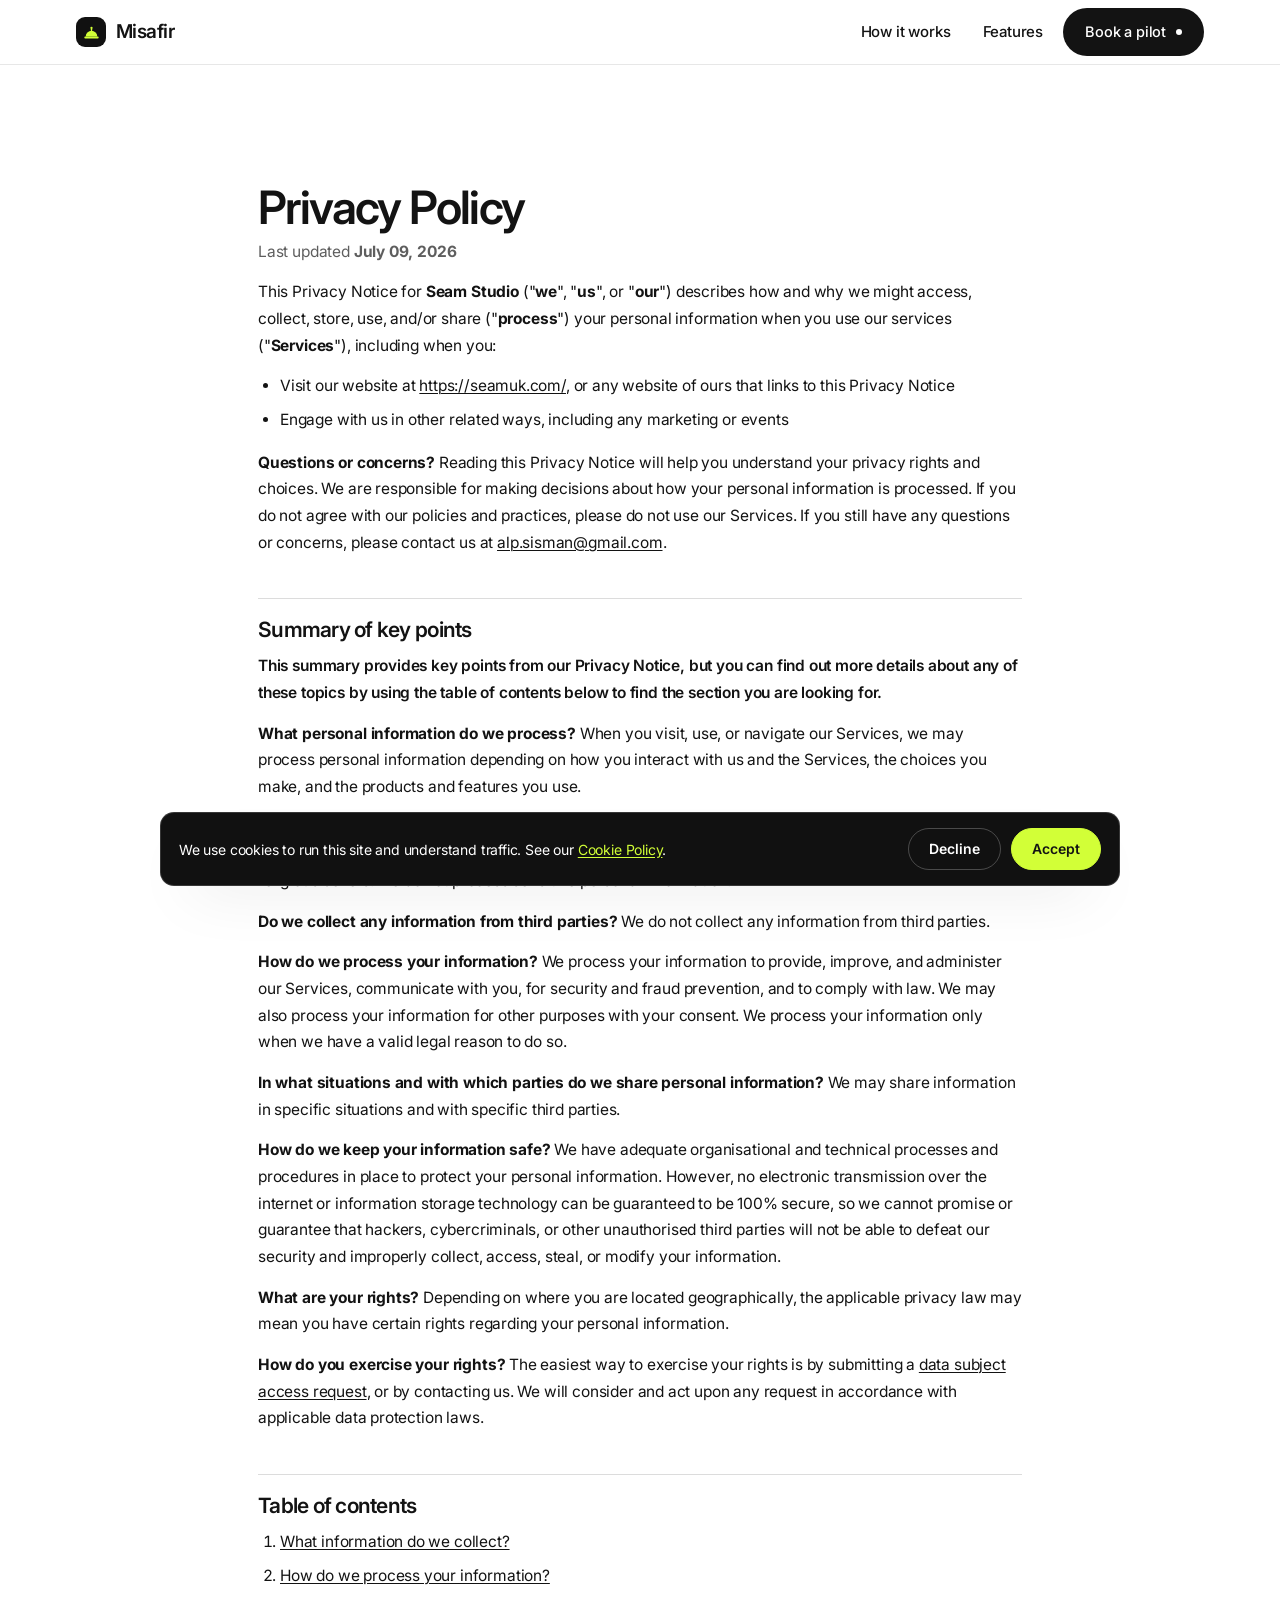
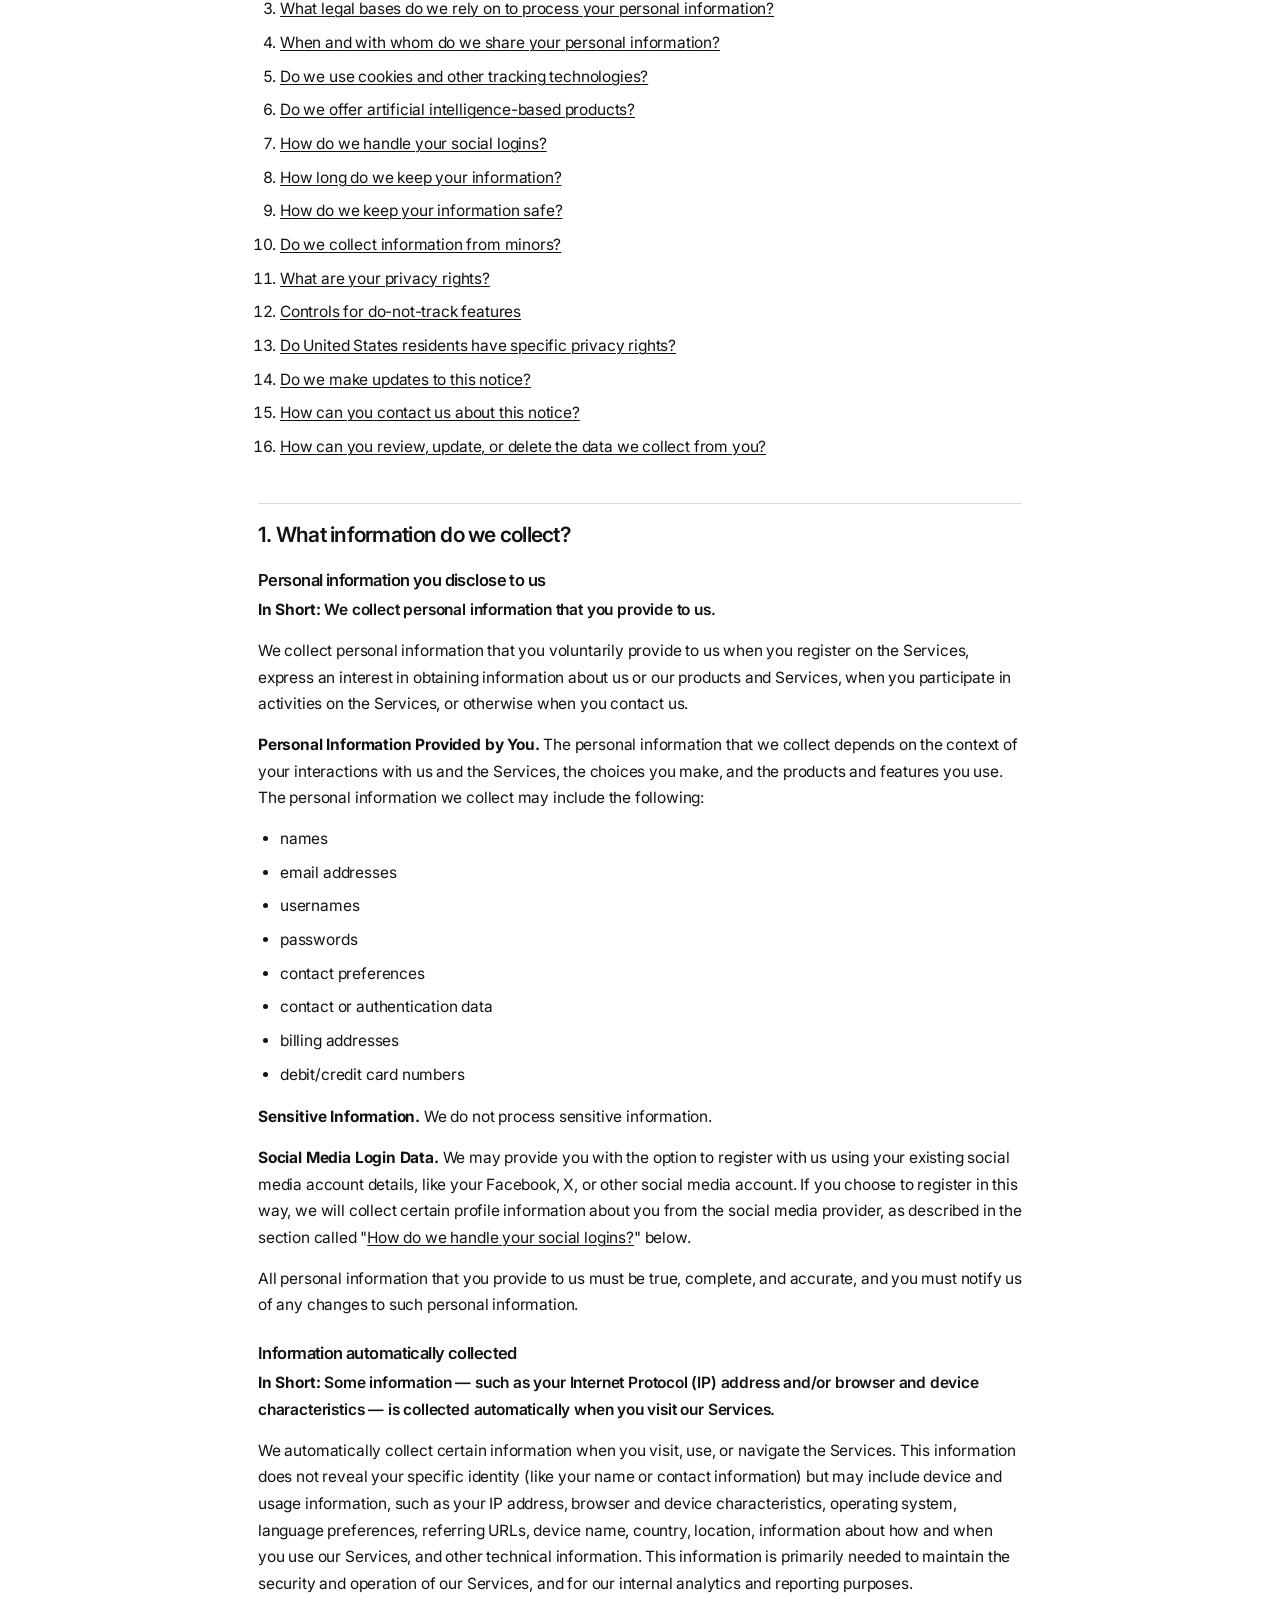
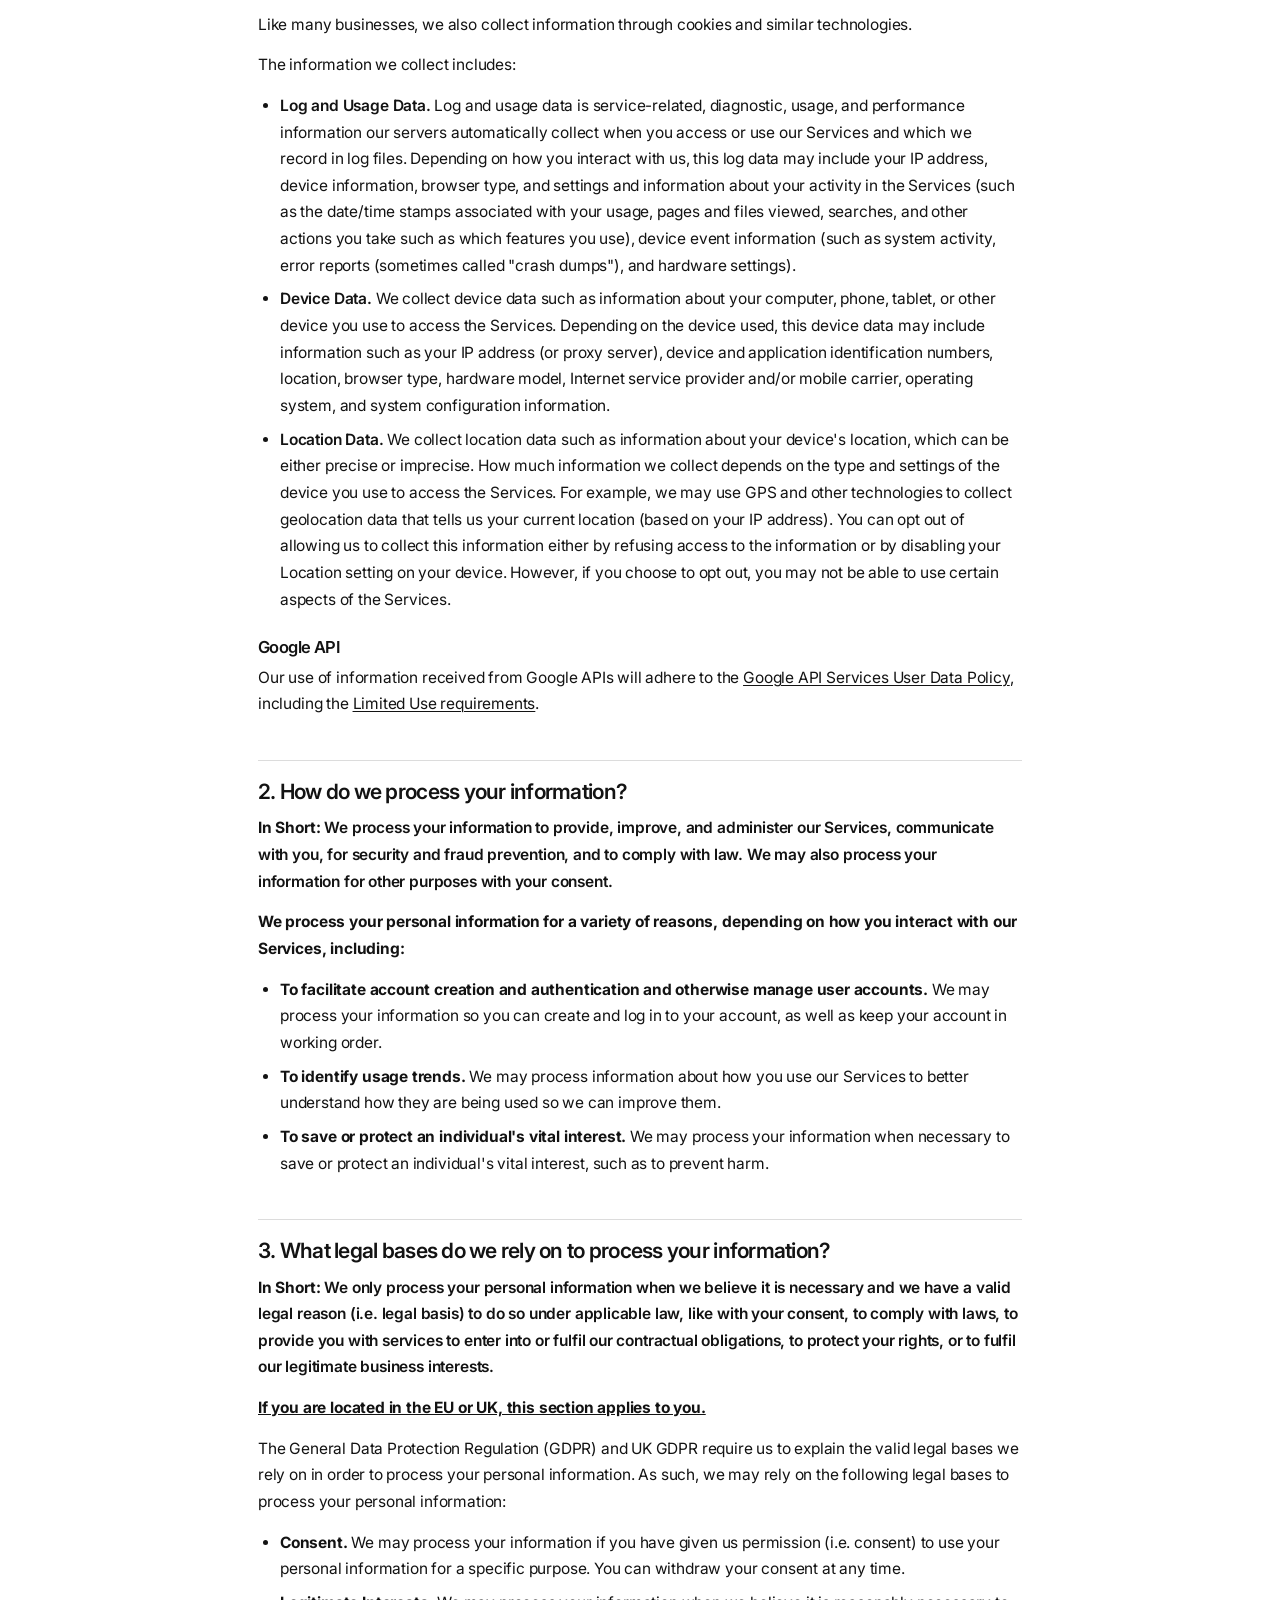
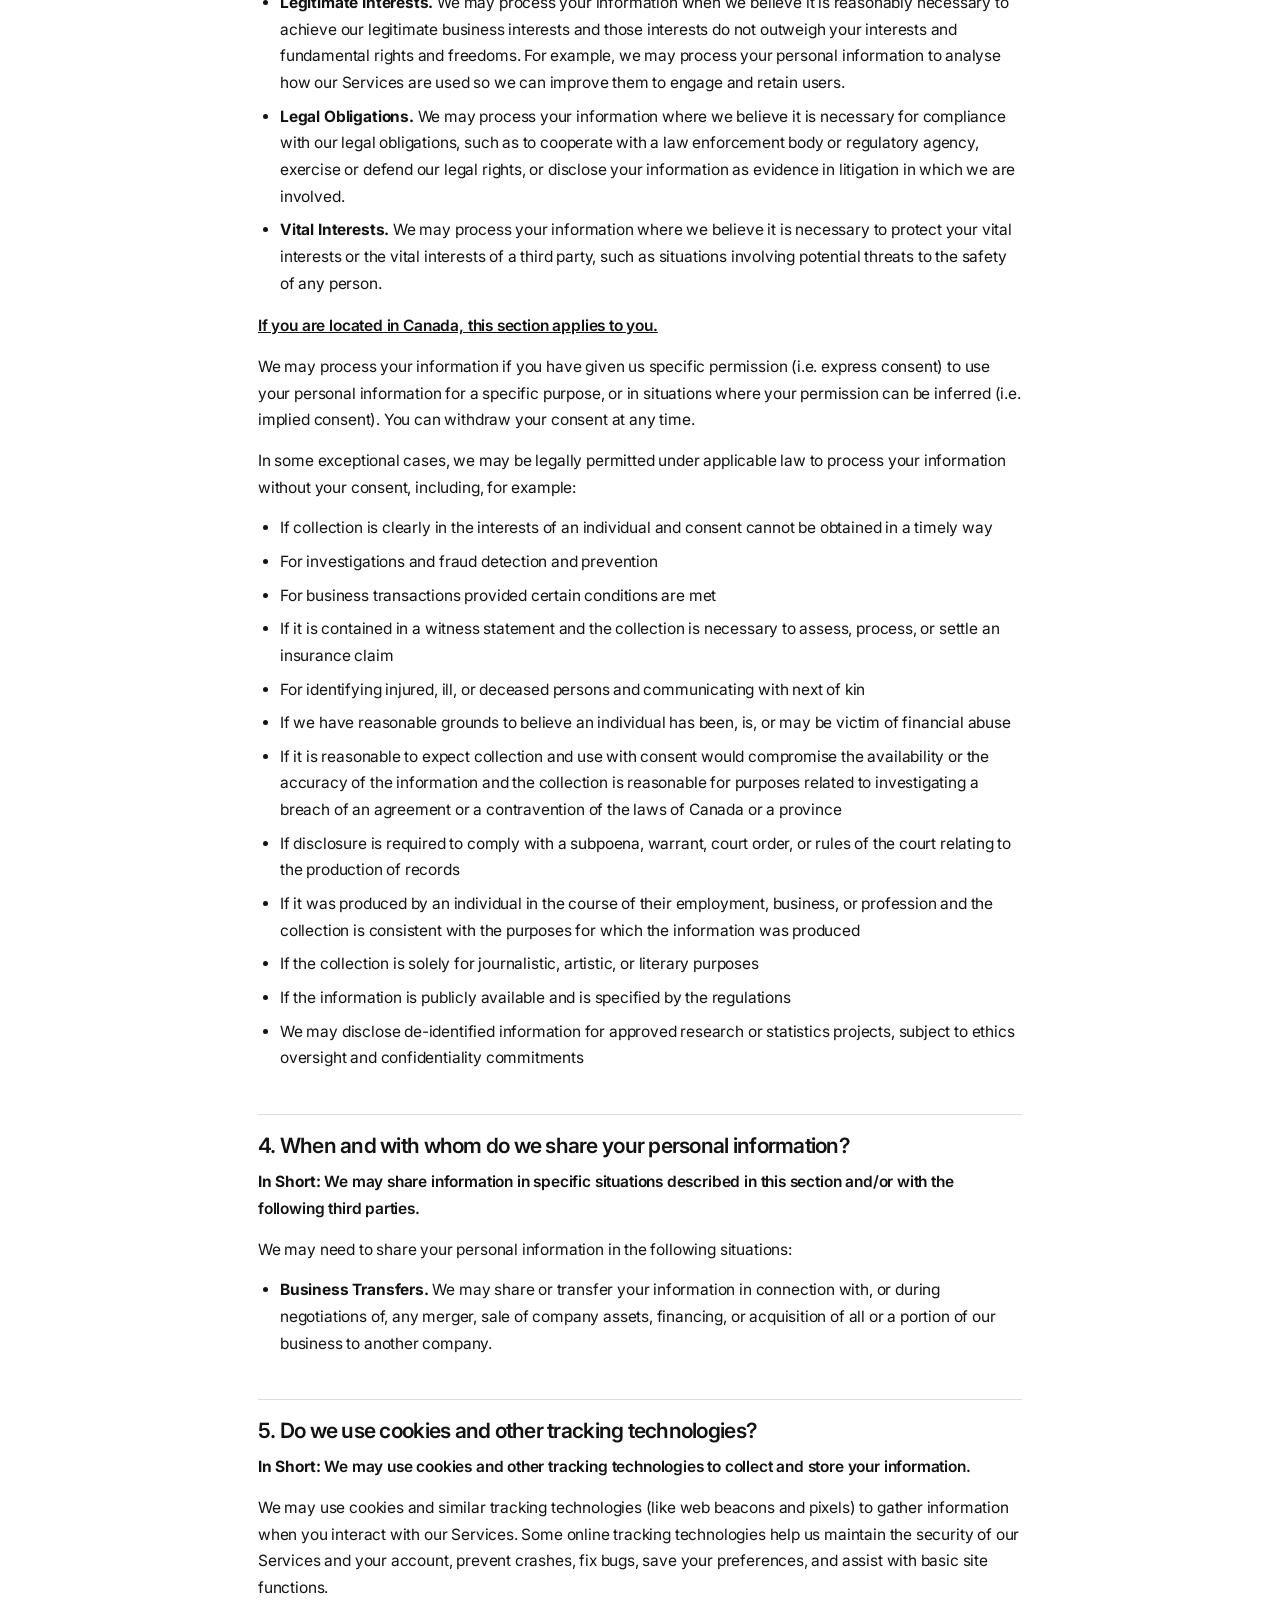
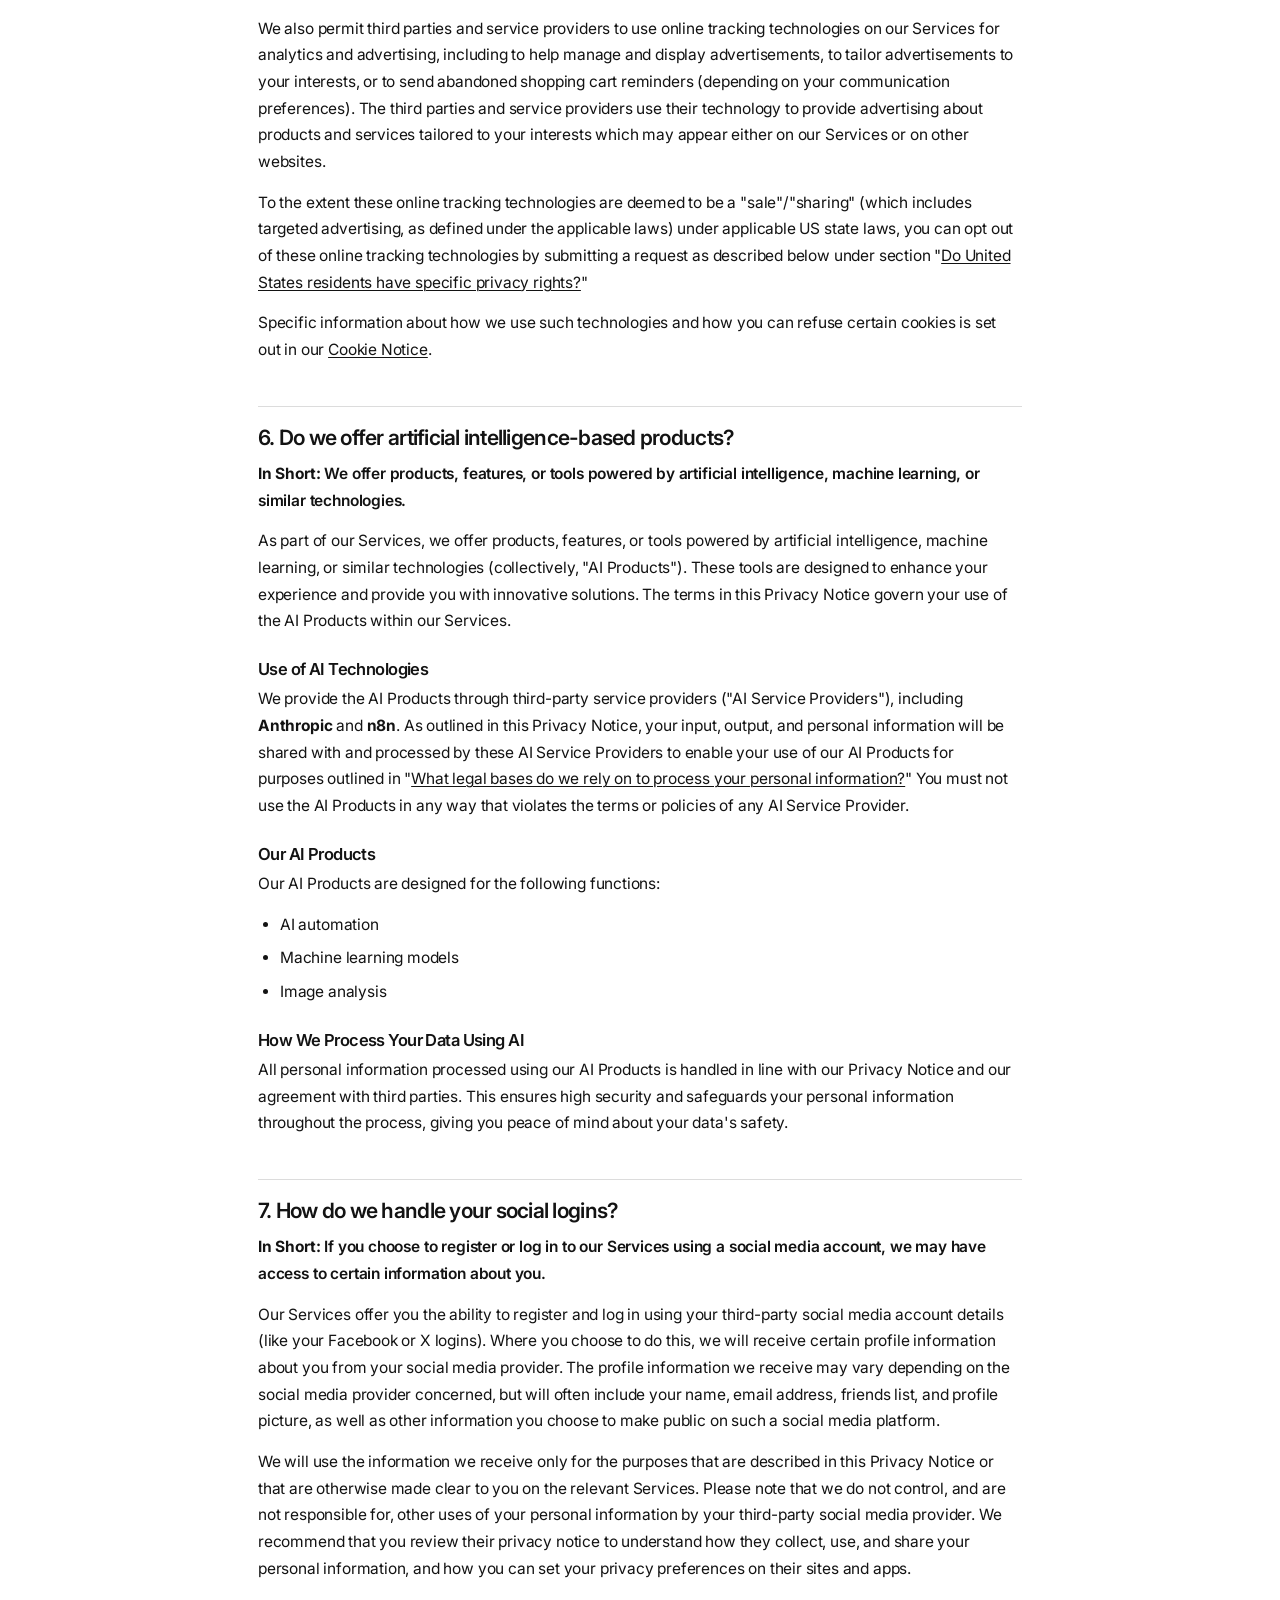
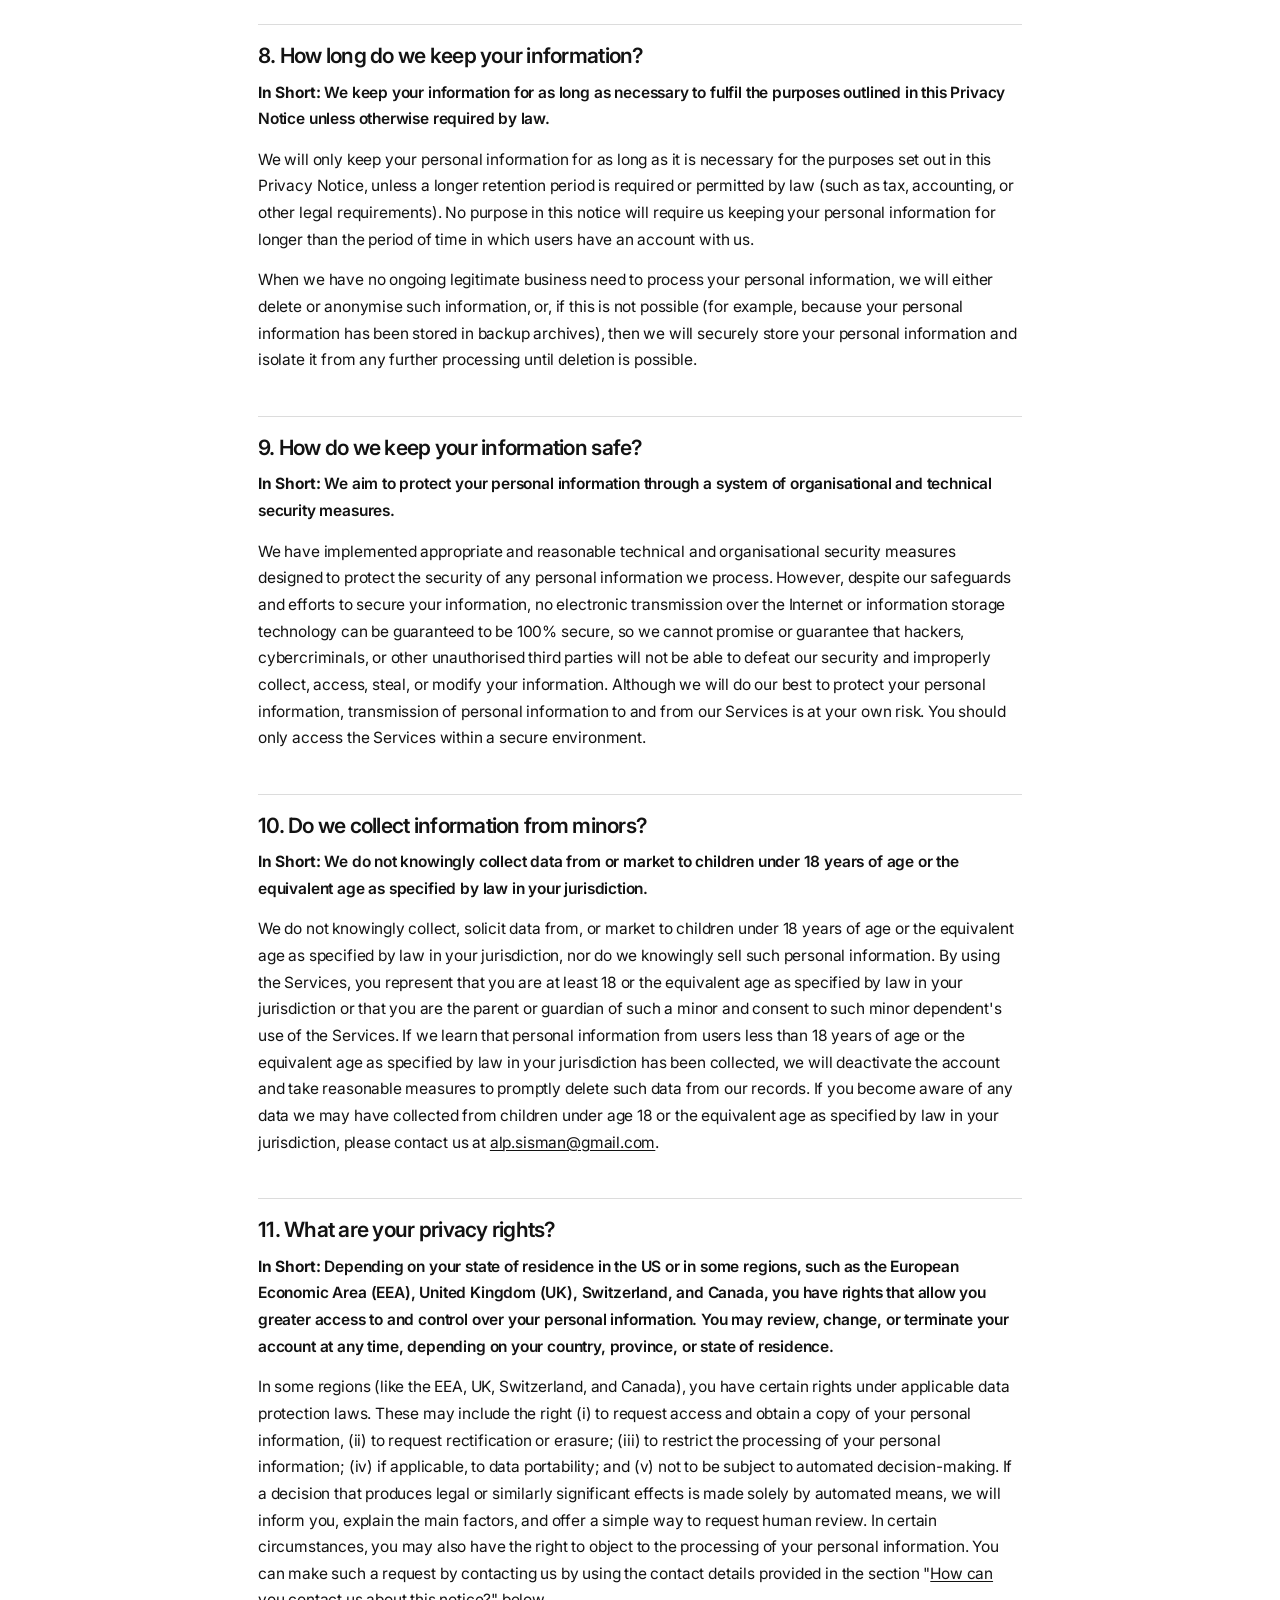
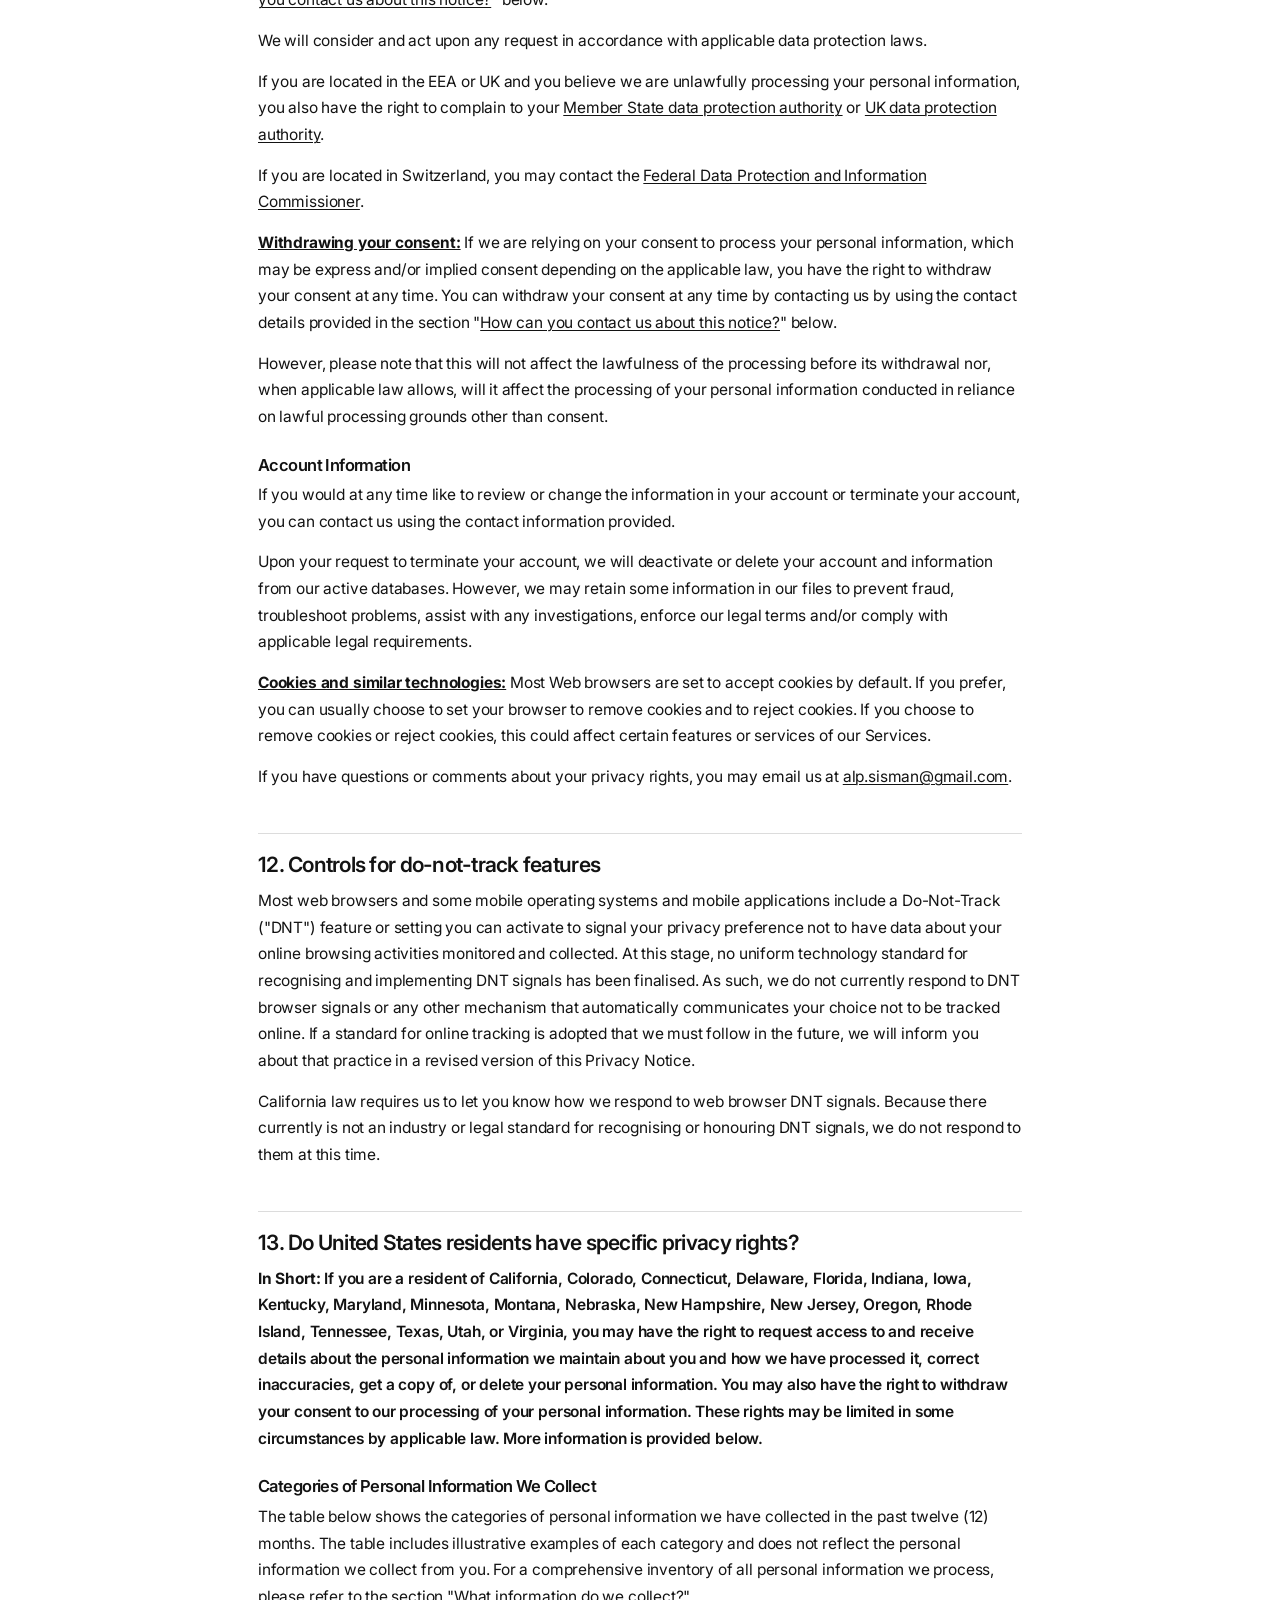
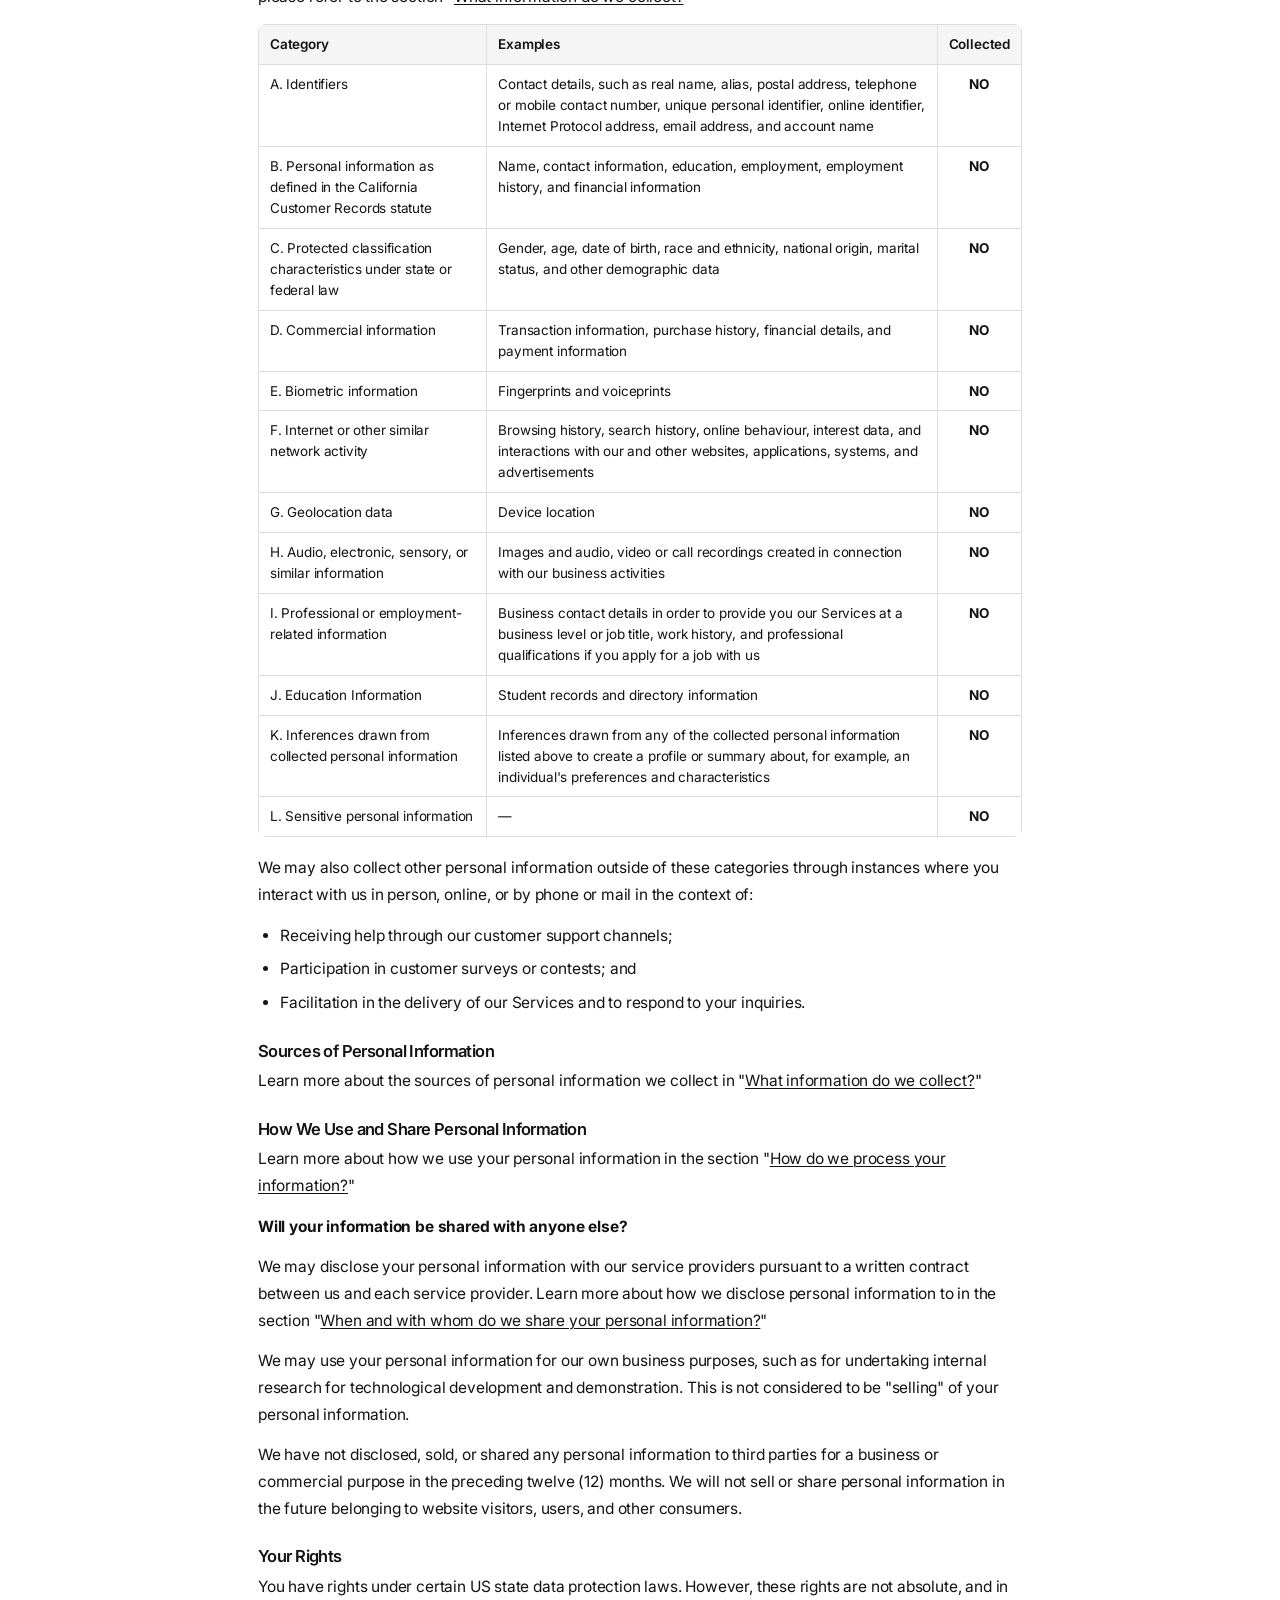
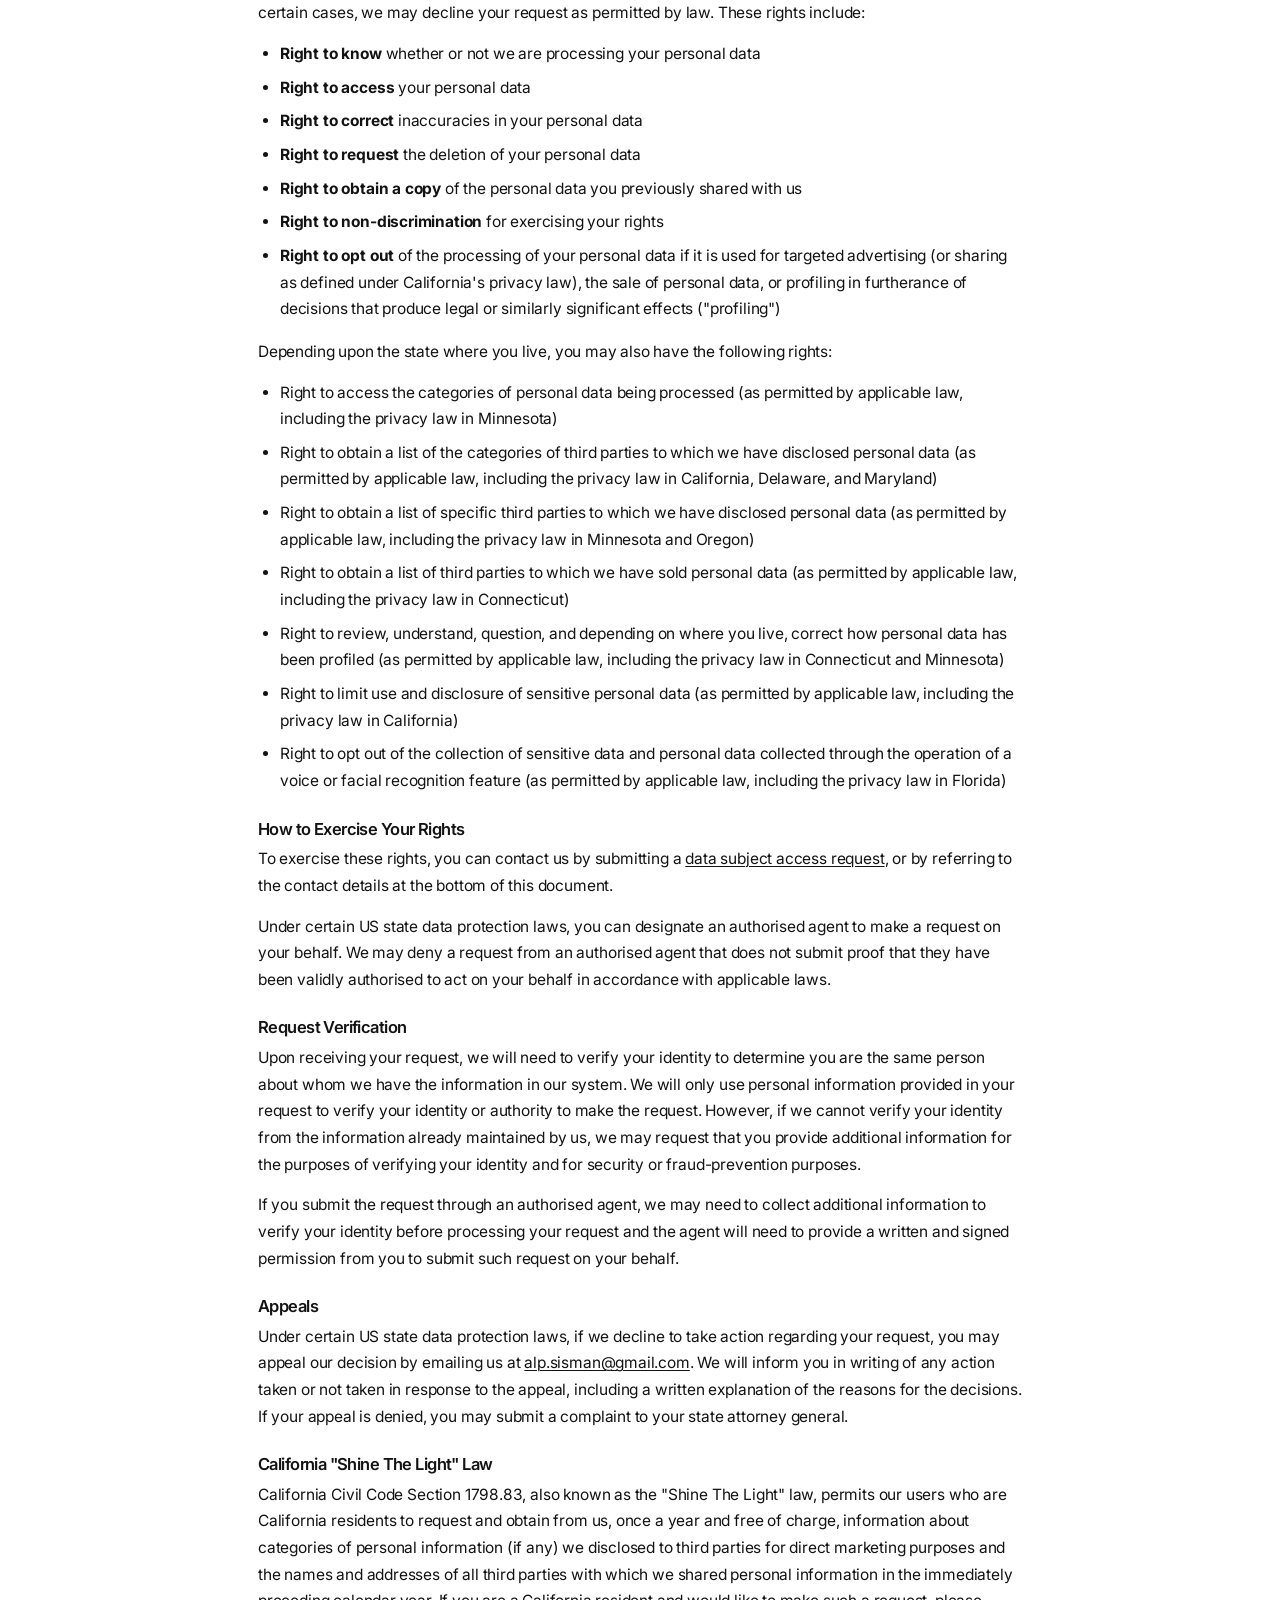
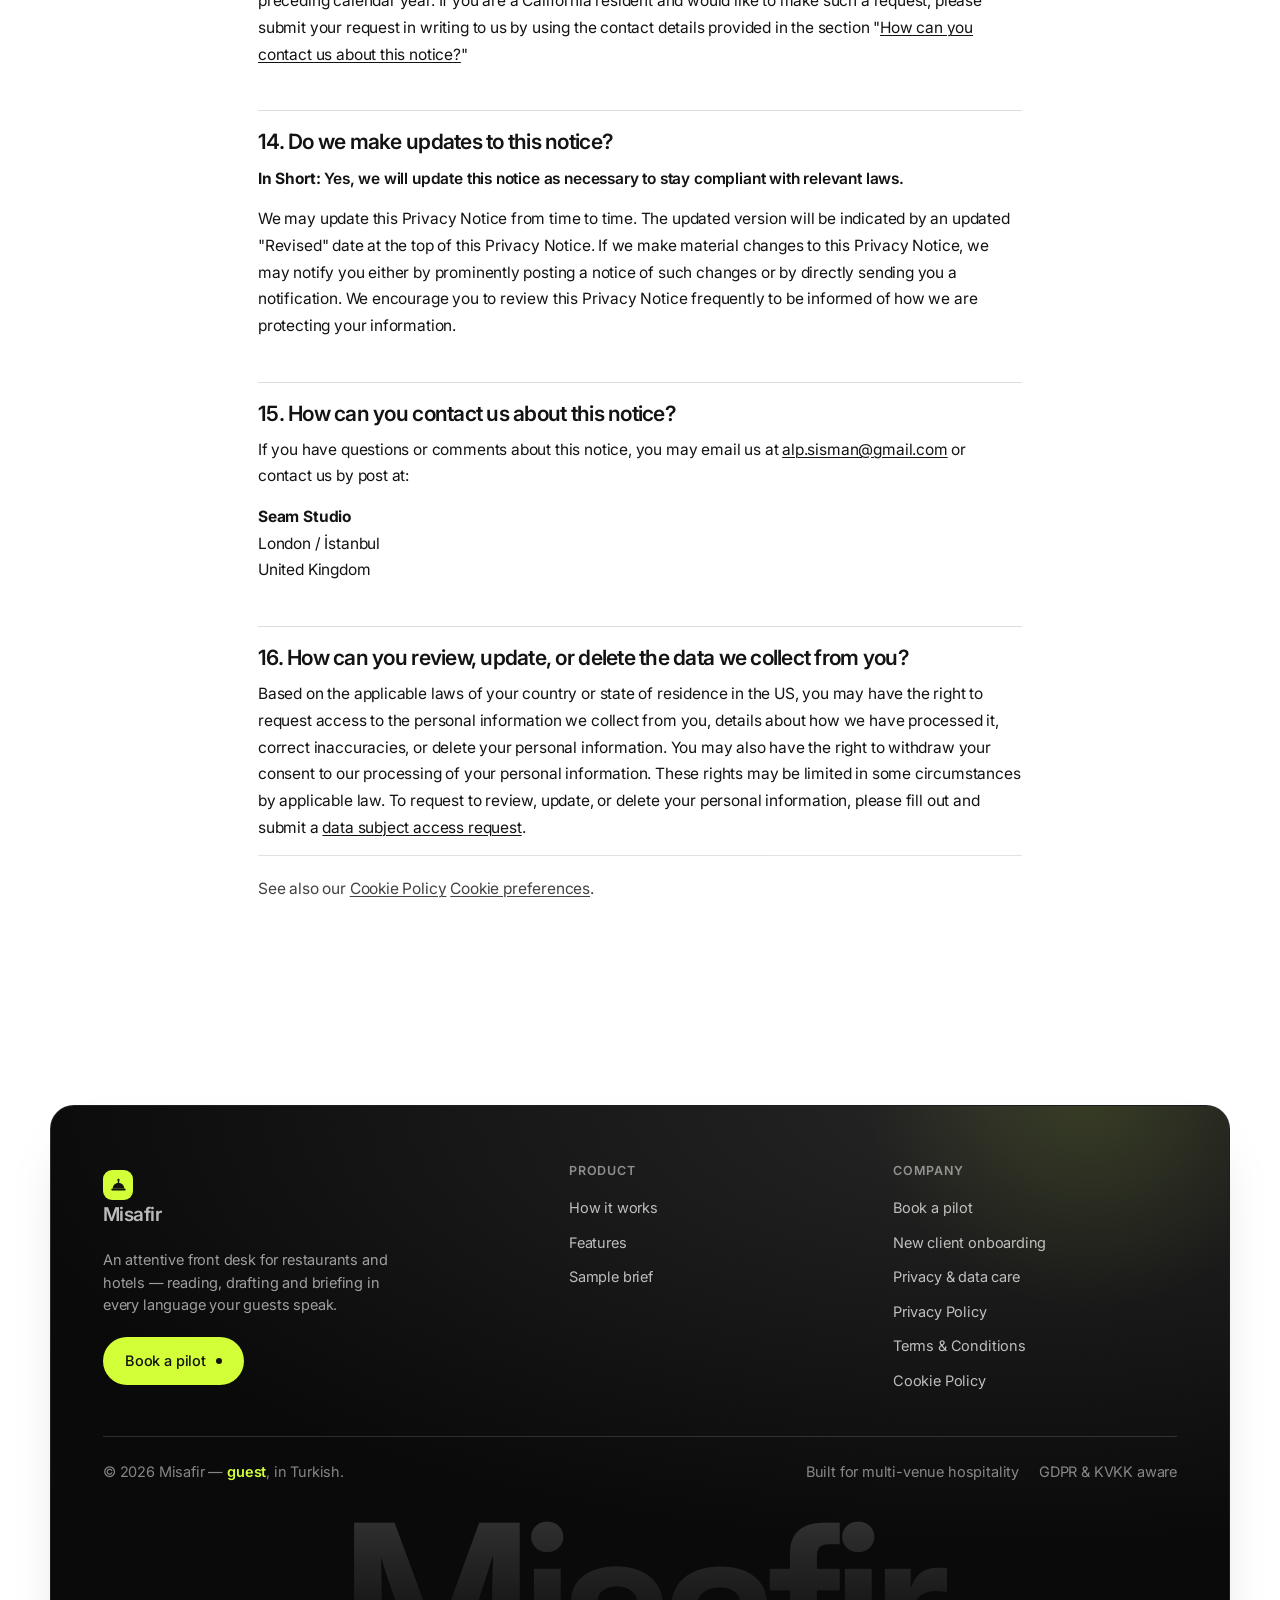
<file: privacy.html>
<!DOCTYPE html>
<html lang="en">
<head>
<meta charset="UTF-8" />
<meta name="viewport" content="width=device-width, initial-scale=1.0" />
<title>Privacy Policy — Misafir</title>
<meta name="description" content="How Seam Studio handles data across Misafir and the Seam sites." />
<meta property="og:title" content="Book a Misafir pilot" />
<meta property="og:description" content="Tell us about your venues. We'll run a week on one of them and show you real drafts and a brief." />
<link rel="icon" href="favicon.svg" type="image/svg+xml" />
<script>document.documentElement.className+=' js';</script>
<link rel="preconnect" href="https://fonts.googleapis.com">
<link rel="preconnect" href="https://fonts.gstatic.com" crossorigin>
<link href="https://fonts.googleapis.com/css2?family=Inter:wght@400;500;600;700&display=swap" rel="stylesheet">
<link rel="stylesheet" href="assets/style.css" />
<style>
/* Legal pages (Privacy / Cookies) — generated, native to this site's theme */
.legal-section{padding:118px 0 92px}
.legal-wrap{max-width:820px;margin:0 auto;padding:0 28px}
.legal-wrap h1{font-size:clamp(30px,4.4vw,46px);line-height:1.08;margin:0 0 6px}
.legal-updated{font-size:14px;opacity:.68;margin:0 0 32px}
.legal-wrap h2{font-size:21px;margin:42px 0 12px;padding-top:20px;border-top:1px solid var(--line-2)}
.legal-wrap h3{font-size:16.5px;margin:26px 0 8px}
.legal-wrap p{line-height:1.72;margin:0 0 14px;font-size:15.5px}
.legal-wrap ul,.legal-wrap ol{line-height:1.72;margin:0 0 16px;padding-left:22px;font-size:15.5px}
.legal-wrap li{margin:0 0 7px}
.legal-wrap a{color:var(--brand-deep);text-decoration:underline;text-underline-offset:2px;text-decoration-thickness:1px}
.legal-toc{margin:0 0 18px}
.legal-tablewrap{overflow-x:auto;margin:2px 0 18px;border-radius:8px}
.legal-table{border-collapse:collapse;width:100%;min-width:580px;font-size:13.5px;line-height:1.55}
.legal-table th,.legal-table td{border:1px solid var(--line-2);padding:9px 11px;text-align:left;vertical-align:top}
.legal-table th{background:var(--bg-alt);font-weight:600}
.legal-table td:last-child,.legal-table th:last-child{text-align:center;white-space:nowrap}
.legal-table td:last-child{font-weight:700}
.legal-backlinks{margin-top:40px;padding-top:20px;border-top:1px solid var(--line-2);font-size:14.5px;opacity:.8}
</style>
</head>
<body>

<nav>
  <div class="wrap nav-inner">
    <a href="index.html" class="brand"><span class="mark"><svg viewBox="0 0 28 28" fill="currentColor" aria-hidden="true"><circle cx="14" cy="7.4" r="1.7"/><rect x="13.1" y="8.4" width="1.8" height="4" rx="0.9"/><path d="M5.5 20a8.5 8.5 0 0 1 17 0Z"/><rect x="3.4" y="19.9" width="21.2" height="2.9" rx="1.45"/></svg></span>Misafir</a>
    <button class="nav-toggle" aria-label="Menu" aria-expanded="false"><span></span><span></span><span></span></button>
    <div class="nav-links">
      <a href="how-it-works.html" data-page="how-it-works.html">How it works</a>
      <a href="index.html#features">Features</a>
      <a href="contact.html" class="btn">Book a pilot <span class="arr">→</span></a>
    </div>
  </div>
</nav>

<main id="main">
<section class="legal-section"><div class="legal-wrap">
<h1>Privacy Policy</h1>
<p class="legal-updated">Last updated <strong>July 09, 2026</strong></p>

<p>This Privacy Notice for <strong>Seam Studio</strong> ("<strong>we</strong>", "<strong>us</strong>", or "<strong>our</strong>") describes how and why we might access, collect, store, use, and/or share ("<strong>process</strong>") your personal information when you use our services ("<strong>Services</strong>"), including when you:</p>
<ul>
  <li>Visit our website at <a href="https://seamuk.com/">https://seamuk.com/</a>, or any website of ours that links to this Privacy Notice</li>
  <li>Engage with us in other related ways, including any marketing or events</li>
</ul>
<p><strong>Questions or concerns?</strong> Reading this Privacy Notice will help you understand your privacy rights and choices. We are responsible for making decisions about how your personal information is processed. If you do not agree with our policies and practices, please do not use our Services. If you still have any questions or concerns, please contact us at <a href="mailto:alp.sisman@gmail.com">alp.sisman@gmail.com</a>.</p>

<h2>Summary of key points</h2>
<p><em>This summary provides key points from our Privacy Notice, but you can find out more details about any of these topics by using the table of contents below to find the section you are looking for.</em></p>
<p><strong>What personal information do we process?</strong> When you visit, use, or navigate our Services, we may process personal information depending on how you interact with us and the Services, the choices you make, and the products and features you use.</p>
<p><strong>Do we process any sensitive personal information?</strong> Some of the information may be considered "special" or "sensitive" in certain jurisdictions, for example your racial or ethnic origins, sexual orientation, and religious beliefs. We do not process sensitive personal information.</p>
<p><strong>Do we collect any information from third parties?</strong> We do not collect any information from third parties.</p>
<p><strong>How do we process your information?</strong> We process your information to provide, improve, and administer our Services, communicate with you, for security and fraud prevention, and to comply with law. We may also process your information for other purposes with your consent. We process your information only when we have a valid legal reason to do so.</p>
<p><strong>In what situations and with which parties do we share personal information?</strong> We may share information in specific situations and with specific third parties.</p>
<p><strong>How do we keep your information safe?</strong> We have adequate organisational and technical processes and procedures in place to protect your personal information. However, no electronic transmission over the internet or information storage technology can be guaranteed to be 100% secure, so we cannot promise or guarantee that hackers, cybercriminals, or other unauthorised third parties will not be able to defeat our security and improperly collect, access, steal, or modify your information.</p>
<p><strong>What are your rights?</strong> Depending on where you are located geographically, the applicable privacy law may mean you have certain rights regarding your personal information.</p>
<p><strong>How do you exercise your rights?</strong> The easiest way to exercise your rights is by submitting a <a href="https://app.termly.io/dsar/46282d3b-2f06-4fba-983e-20ead54d0cbc" target="_blank" rel="noopener noreferrer">data subject access request</a>, or by contacting us. We will consider and act upon any request in accordance with applicable data protection laws.</p>

<h2 id="toc">Table of contents</h2>
<ol class="legal-toc">
  <li><a href="#infocollect">What information do we collect?</a></li>
  <li><a href="#infouse">How do we process your information?</a></li>
  <li><a href="#legalbases">What legal bases do we rely on to process your personal information?</a></li>
  <li><a href="#whoshare">When and with whom do we share your personal information?</a></li>
  <li><a href="#cookies">Do we use cookies and other tracking technologies?</a></li>
  <li><a href="#ai">Do we offer artificial intelligence-based products?</a></li>
  <li><a href="#sociallogins">How do we handle your social logins?</a></li>
  <li><a href="#inforetain">How long do we keep your information?</a></li>
  <li><a href="#infosafe">How do we keep your information safe?</a></li>
  <li><a href="#infominors">Do we collect information from minors?</a></li>
  <li><a href="#privacyrights">What are your privacy rights?</a></li>
  <li><a href="#DNT">Controls for do-not-track features</a></li>
  <li><a href="#uslaws">Do United States residents have specific privacy rights?</a></li>
  <li><a href="#policyupdates">Do we make updates to this notice?</a></li>
  <li><a href="#contact">How can you contact us about this notice?</a></li>
  <li><a href="#request">How can you review, update, or delete the data we collect from you?</a></li>
</ol>

<h2 id="infocollect">1. What information do we collect?</h2>
<h3>Personal information you disclose to us</h3>
<p><em><strong>In Short:</strong> We collect personal information that you provide to us.</em></p>
<p>We collect personal information that you voluntarily provide to us when you register on the Services, express an interest in obtaining information about us or our products and Services, when you participate in activities on the Services, or otherwise when you contact us.</p>
<p><strong>Personal Information Provided by You.</strong> The personal information that we collect depends on the context of your interactions with us and the Services, the choices you make, and the products and features you use. The personal information we collect may include the following:</p>
<ul>
  <li>names</li>
  <li>email addresses</li>
  <li>usernames</li>
  <li>passwords</li>
  <li>contact preferences</li>
  <li>contact or authentication data</li>
  <li>billing addresses</li>
  <li>debit/credit card numbers</li>
</ul>
<p><strong>Sensitive Information.</strong> We do not process sensitive information.</p>
<p><strong>Social Media Login Data.</strong> We may provide you with the option to register with us using your existing social media account details, like your Facebook, X, or other social media account. If you choose to register in this way, we will collect certain profile information about you from the social media provider, as described in the section called "<a href="#sociallogins">How do we handle your social logins?</a>" below.</p>
<p>All personal information that you provide to us must be true, complete, and accurate, and you must notify us of any changes to such personal information.</p>
<h3>Information automatically collected</h3>
<p><em><strong>In Short:</strong> Some information — such as your Internet Protocol (IP) address and/or browser and device characteristics — is collected automatically when you visit our Services.</em></p>
<p>We automatically collect certain information when you visit, use, or navigate the Services. This information does not reveal your specific identity (like your name or contact information) but may include device and usage information, such as your IP address, browser and device characteristics, operating system, language preferences, referring URLs, device name, country, location, information about how and when you use our Services, and other technical information. This information is primarily needed to maintain the security and operation of our Services, and for our internal analytics and reporting purposes.</p>
<p>Like many businesses, we also collect information through cookies and similar technologies.</p>
<p>The information we collect includes:</p>
<ul>
  <li><em>Log and Usage Data.</em> Log and usage data is service-related, diagnostic, usage, and performance information our servers automatically collect when you access or use our Services and which we record in log files. Depending on how you interact with us, this log data may include your IP address, device information, browser type, and settings and information about your activity in the Services (such as the date/time stamps associated with your usage, pages and files viewed, searches, and other actions you take such as which features you use), device event information (such as system activity, error reports (sometimes called "crash dumps"), and hardware settings).</li>
  <li><em>Device Data.</em> We collect device data such as information about your computer, phone, tablet, or other device you use to access the Services. Depending on the device used, this device data may include information such as your IP address (or proxy server), device and application identification numbers, location, browser type, hardware model, Internet service provider and/or mobile carrier, operating system, and system configuration information.</li>
  <li><em>Location Data.</em> We collect location data such as information about your device's location, which can be either precise or imprecise. How much information we collect depends on the type and settings of the device you use to access the Services. For example, we may use GPS and other technologies to collect geolocation data that tells us your current location (based on your IP address). You can opt out of allowing us to collect this information either by refusing access to the information or by disabling your Location setting on your device. However, if you choose to opt out, you may not be able to use certain aspects of the Services.</li>
</ul>
<h3>Google API</h3>
<p>Our use of information received from Google APIs will adhere to the <a href="https://developers.google.com/terms/api-services-user-data-policy" target="_blank" rel="noopener noreferrer">Google API Services User Data Policy</a>, including the <a href="https://developers.google.com/terms/api-services-user-data-policy#limited-use" target="_blank" rel="noopener noreferrer">Limited Use requirements</a>.</p>

<h2 id="infouse">2. How do we process your information?</h2>
<p><em><strong>In Short:</strong> We process your information to provide, improve, and administer our Services, communicate with you, for security and fraud prevention, and to comply with law. We may also process your information for other purposes with your consent.</em></p>
<p><strong>We process your personal information for a variety of reasons, depending on how you interact with our Services, including:</strong></p>
<ul>
  <li><strong>To facilitate account creation and authentication and otherwise manage user accounts.</strong> We may process your information so you can create and log in to your account, as well as keep your account in working order.</li>
  <li><strong>To identify usage trends.</strong> We may process information about how you use our Services to better understand how they are being used so we can improve them.</li>
  <li><strong>To save or protect an individual's vital interest.</strong> We may process your information when necessary to save or protect an individual's vital interest, such as to prevent harm.</li>
</ul>

<h2 id="legalbases">3. What legal bases do we rely on to process your information?</h2>
<p><em><strong>In Short:</strong> We only process your personal information when we believe it is necessary and we have a valid legal reason (i.e. legal basis) to do so under applicable law, like with your consent, to comply with laws, to provide you with services to enter into or fulfil our contractual obligations, to protect your rights, or to fulfil our legitimate business interests.</em></p>
<p><strong><u>If you are located in the EU or UK, this section applies to you.</u></strong></p>
<p>The General Data Protection Regulation (GDPR) and UK GDPR require us to explain the valid legal bases we rely on in order to process your personal information. As such, we may rely on the following legal bases to process your personal information:</p>
<ul>
  <li><strong>Consent.</strong> We may process your information if you have given us permission (i.e. consent) to use your personal information for a specific purpose. You can withdraw your consent at any time.</li>
  <li><strong>Legitimate Interests.</strong> We may process your information when we believe it is reasonably necessary to achieve our legitimate business interests and those interests do not outweigh your interests and fundamental rights and freedoms. For example, we may process your personal information to analyse how our Services are used so we can improve them to engage and retain users.</li>
  <li><strong>Legal Obligations.</strong> We may process your information where we believe it is necessary for compliance with our legal obligations, such as to cooperate with a law enforcement body or regulatory agency, exercise or defend our legal rights, or disclose your information as evidence in litigation in which we are involved.</li>
  <li><strong>Vital Interests.</strong> We may process your information where we believe it is necessary to protect your vital interests or the vital interests of a third party, such as situations involving potential threats to the safety of any person.</li>
</ul>
<p><strong><u><em>If you are located in Canada, this section applies to you.</em></u></strong></p>
<p>We may process your information if you have given us specific permission (i.e. express consent) to use your personal information for a specific purpose, or in situations where your permission can be inferred (i.e. implied consent). You can withdraw your consent at any time.</p>
<p>In some exceptional cases, we may be legally permitted under applicable law to process your information without your consent, including, for example:</p>
<ul>
  <li>If collection is clearly in the interests of an individual and consent cannot be obtained in a timely way</li>
  <li>For investigations and fraud detection and prevention</li>
  <li>For business transactions provided certain conditions are met</li>
  <li>If it is contained in a witness statement and the collection is necessary to assess, process, or settle an insurance claim</li>
  <li>For identifying injured, ill, or deceased persons and communicating with next of kin</li>
  <li>If we have reasonable grounds to believe an individual has been, is, or may be victim of financial abuse</li>
  <li>If it is reasonable to expect collection and use with consent would compromise the availability or the accuracy of the information and the collection is reasonable for purposes related to investigating a breach of an agreement or a contravention of the laws of Canada or a province</li>
  <li>If disclosure is required to comply with a subpoena, warrant, court order, or rules of the court relating to the production of records</li>
  <li>If it was produced by an individual in the course of their employment, business, or profession and the collection is consistent with the purposes for which the information was produced</li>
  <li>If the collection is solely for journalistic, artistic, or literary purposes</li>
  <li>If the information is publicly available and is specified by the regulations</li>
  <li>We may disclose de-identified information for approved research or statistics projects, subject to ethics oversight and confidentiality commitments</li>
</ul>

<h2 id="whoshare">4. When and with whom do we share your personal information?</h2>
<p><em><strong>In Short:</strong> We may share information in specific situations described in this section and/or with the following third parties.</em></p>
<p>We may need to share your personal information in the following situations:</p>
<ul>
  <li><strong>Business Transfers.</strong> We may share or transfer your information in connection with, or during negotiations of, any merger, sale of company assets, financing, or acquisition of all or a portion of our business to another company.</li>
</ul>

<h2 id="cookies">5. Do we use cookies and other tracking technologies?</h2>
<p><em><strong>In Short:</strong> We may use cookies and other tracking technologies to collect and store your information.</em></p>
<p>We may use cookies and similar tracking technologies (like web beacons and pixels) to gather information when you interact with our Services. Some online tracking technologies help us maintain the security of our Services and your account, prevent crashes, fix bugs, save your preferences, and assist with basic site functions.</p>
<p>We also permit third parties and service providers to use online tracking technologies on our Services for analytics and advertising, including to help manage and display advertisements, to tailor advertisements to your interests, or to send abandoned shopping cart reminders (depending on your communication preferences). The third parties and service providers use their technology to provide advertising about products and services tailored to your interests which may appear either on our Services or on other websites.</p>
<p>To the extent these online tracking technologies are deemed to be a "sale"/"sharing" (which includes targeted advertising, as defined under the applicable laws) under applicable US state laws, you can opt out of these online tracking technologies by submitting a request as described below under section "<a href="#uslaws">Do United States residents have specific privacy rights?</a>"</p>
<p>Specific information about how we use such technologies and how you can refuse certain cookies is set out in our <a href="cookies.html">Cookie Notice</a>.</p>

<h2 id="ai">6. Do we offer artificial intelligence-based products?</h2>
<p><em><strong>In Short:</strong> We offer products, features, or tools powered by artificial intelligence, machine learning, or similar technologies.</em></p>
<p>As part of our Services, we offer products, features, or tools powered by artificial intelligence, machine learning, or similar technologies (collectively, "AI Products"). These tools are designed to enhance your experience and provide you with innovative solutions. The terms in this Privacy Notice govern your use of the AI Products within our Services.</p>
<h3>Use of AI Technologies</h3>
<p>We provide the AI Products through third-party service providers ("AI Service Providers"), including <strong>Anthropic</strong> and <strong>n8n</strong>. As outlined in this Privacy Notice, your input, output, and personal information will be shared with and processed by these AI Service Providers to enable your use of our AI Products for purposes outlined in "<a href="#legalbases">What legal bases do we rely on to process your personal information?</a>" You must not use the AI Products in any way that violates the terms or policies of any AI Service Provider.</p>
<h3>Our AI Products</h3>
<p>Our AI Products are designed for the following functions:</p>
<ul>
  <li>AI automation</li>
  <li>Machine learning models</li>
  <li>Image analysis</li>
</ul>
<h3>How We Process Your Data Using AI</h3>
<p>All personal information processed using our AI Products is handled in line with our Privacy Notice and our agreement with third parties. This ensures high security and safeguards your personal information throughout the process, giving you peace of mind about your data's safety.</p>

<h2 id="sociallogins">7. How do we handle your social logins?</h2>
<p><em><strong>In Short:</strong> If you choose to register or log in to our Services using a social media account, we may have access to certain information about you.</em></p>
<p>Our Services offer you the ability to register and log in using your third-party social media account details (like your Facebook or X logins). Where you choose to do this, we will receive certain profile information about you from your social media provider. The profile information we receive may vary depending on the social media provider concerned, but will often include your name, email address, friends list, and profile picture, as well as other information you choose to make public on such a social media platform.</p>
<p>We will use the information we receive only for the purposes that are described in this Privacy Notice or that are otherwise made clear to you on the relevant Services. Please note that we do not control, and are not responsible for, other uses of your personal information by your third-party social media provider. We recommend that you review their privacy notice to understand how they collect, use, and share your personal information, and how you can set your privacy preferences on their sites and apps.</p>

<h2 id="inforetain">8. How long do we keep your information?</h2>
<p><em><strong>In Short:</strong> We keep your information for as long as necessary to fulfil the purposes outlined in this Privacy Notice unless otherwise required by law.</em></p>
<p>We will only keep your personal information for as long as it is necessary for the purposes set out in this Privacy Notice, unless a longer retention period is required or permitted by law (such as tax, accounting, or other legal requirements). No purpose in this notice will require us keeping your personal information for longer than the period of time in which users have an account with us.</p>
<p>When we have no ongoing legitimate business need to process your personal information, we will either delete or anonymise such information, or, if this is not possible (for example, because your personal information has been stored in backup archives), then we will securely store your personal information and isolate it from any further processing until deletion is possible.</p>

<h2 id="infosafe">9. How do we keep your information safe?</h2>
<p><em><strong>In Short:</strong> We aim to protect your personal information through a system of organisational and technical security measures.</em></p>
<p>We have implemented appropriate and reasonable technical and organisational security measures designed to protect the security of any personal information we process. However, despite our safeguards and efforts to secure your information, no electronic transmission over the Internet or information storage technology can be guaranteed to be 100% secure, so we cannot promise or guarantee that hackers, cybercriminals, or other unauthorised third parties will not be able to defeat our security and improperly collect, access, steal, or modify your information. Although we will do our best to protect your personal information, transmission of personal information to and from our Services is at your own risk. You should only access the Services within a secure environment.</p>

<h2 id="infominors">10. Do we collect information from minors?</h2>
<p><em><strong>In Short:</strong> We do not knowingly collect data from or market to children under 18 years of age or the equivalent age as specified by law in your jurisdiction.</em></p>
<p>We do not knowingly collect, solicit data from, or market to children under 18 years of age or the equivalent age as specified by law in your jurisdiction, nor do we knowingly sell such personal information. By using the Services, you represent that you are at least 18 or the equivalent age as specified by law in your jurisdiction or that you are the parent or guardian of such a minor and consent to such minor dependent's use of the Services. If we learn that personal information from users less than 18 years of age or the equivalent age as specified by law in your jurisdiction has been collected, we will deactivate the account and take reasonable measures to promptly delete such data from our records. If you become aware of any data we may have collected from children under age 18 or the equivalent age as specified by law in your jurisdiction, please contact us at <a href="mailto:alp.sisman@gmail.com">alp.sisman@gmail.com</a>.</p>

<h2 id="privacyrights">11. What are your privacy rights?</h2>
<p><em><strong>In Short:</strong> Depending on your state of residence in the US or in some regions, such as the European Economic Area (EEA), United Kingdom (UK), Switzerland, and Canada, you have rights that allow you greater access to and control over your personal information. You may review, change, or terminate your account at any time, depending on your country, province, or state of residence.</em></p>
<p>In some regions (like the EEA, UK, Switzerland, and Canada), you have certain rights under applicable data protection laws. These may include the right (i) to request access and obtain a copy of your personal information, (ii) to request rectification or erasure; (iii) to restrict the processing of your personal information; (iv) if applicable, to data portability; and (v) not to be subject to automated decision-making. If a decision that produces legal or similarly significant effects is made solely by automated means, we will inform you, explain the main factors, and offer a simple way to request human review. In certain circumstances, you may also have the right to object to the processing of your personal information. You can make such a request by contacting us by using the contact details provided in the section "<a href="#contact">How can you contact us about this notice?</a>" below.</p>
<p>We will consider and act upon any request in accordance with applicable data protection laws.</p>
<p>If you are located in the EEA or UK and you believe we are unlawfully processing your personal information, you also have the right to complain to your <a href="https://ec.europa.eu/newsroom/article29/items/612080" target="_blank" rel="noopener noreferrer">Member State data protection authority</a> or <a href="https://ico.org.uk/make-a-complaint/data-protection-complaints/data-protection-complaints/" target="_blank" rel="noopener noreferrer">UK data protection authority</a>.</p>
<p>If you are located in Switzerland, you may contact the <a href="https://www.edoeb.admin.ch/edoeb/en/home.html" target="_blank" rel="noopener noreferrer">Federal Data Protection and Information Commissioner</a>.</p>
<p><strong><u>Withdrawing your consent:</u></strong> If we are relying on your consent to process your personal information, which may be express and/or implied consent depending on the applicable law, you have the right to withdraw your consent at any time. You can withdraw your consent at any time by contacting us by using the contact details provided in the section "<a href="#contact">How can you contact us about this notice?</a>" below.</p>
<p>However, please note that this will not affect the lawfulness of the processing before its withdrawal nor, when applicable law allows, will it affect the processing of your personal information conducted in reliance on lawful processing grounds other than consent.</p>
<h3>Account Information</h3>
<p>If you would at any time like to review or change the information in your account or terminate your account, you can contact us using the contact information provided.</p>
<p>Upon your request to terminate your account, we will deactivate or delete your account and information from our active databases. However, we may retain some information in our files to prevent fraud, troubleshoot problems, assist with any investigations, enforce our legal terms and/or comply with applicable legal requirements.</p>
<p><strong><u>Cookies and similar technologies:</u></strong> Most Web browsers are set to accept cookies by default. If you prefer, you can usually choose to set your browser to remove cookies and to reject cookies. If you choose to remove cookies or reject cookies, this could affect certain features or services of our Services.</p>
<p>If you have questions or comments about your privacy rights, you may email us at <a href="mailto:alp.sisman@gmail.com">alp.sisman@gmail.com</a>.</p>

<h2 id="DNT">12. Controls for do-not-track features</h2>
<p>Most web browsers and some mobile operating systems and mobile applications include a Do-Not-Track ("DNT") feature or setting you can activate to signal your privacy preference not to have data about your online browsing activities monitored and collected. At this stage, no uniform technology standard for recognising and implementing DNT signals has been finalised. As such, we do not currently respond to DNT browser signals or any other mechanism that automatically communicates your choice not to be tracked online. If a standard for online tracking is adopted that we must follow in the future, we will inform you about that practice in a revised version of this Privacy Notice.</p>
<p>California law requires us to let you know how we respond to web browser DNT signals. Because there currently is not an industry or legal standard for recognising or honouring DNT signals, we do not respond to them at this time.</p>

<h2 id="uslaws">13. Do United States residents have specific privacy rights?</h2>
<p><em><strong>In Short:</strong> If you are a resident of California, Colorado, Connecticut, Delaware, Florida, Indiana, Iowa, Kentucky, Maryland, Minnesota, Montana, Nebraska, New Hampshire, New Jersey, Oregon, Rhode Island, Tennessee, Texas, Utah, or Virginia, you may have the right to request access to and receive details about the personal information we maintain about you and how we have processed it, correct inaccuracies, get a copy of, or delete your personal information. You may also have the right to withdraw your consent to our processing of your personal information. These rights may be limited in some circumstances by applicable law. More information is provided below.</em></p>
<h3>Categories of Personal Information We Collect</h3>
<p>The table below shows the categories of personal information we have collected in the past twelve (12) months. The table includes illustrative examples of each category and does not reflect the personal information we collect from you. For a comprehensive inventory of all personal information we process, please refer to the section "<a href="#infocollect">What information do we collect?</a>"</p>
<div class="legal-tablewrap">
<table class="legal-table">
  <thead><tr><th>Category</th><th>Examples</th><th>Collected</th></tr></thead>
  <tbody>
    <tr><td>A. Identifiers</td><td>Contact details, such as real name, alias, postal address, telephone or mobile contact number, unique personal identifier, online identifier, Internet Protocol address, email address, and account name</td><td>NO</td></tr>
    <tr><td>B. Personal information as defined in the California Customer Records statute</td><td>Name, contact information, education, employment, employment history, and financial information</td><td>NO</td></tr>
    <tr><td>C. Protected classification characteristics under state or federal law</td><td>Gender, age, date of birth, race and ethnicity, national origin, marital status, and other demographic data</td><td>NO</td></tr>
    <tr><td>D. Commercial information</td><td>Transaction information, purchase history, financial details, and payment information</td><td>NO</td></tr>
    <tr><td>E. Biometric information</td><td>Fingerprints and voiceprints</td><td>NO</td></tr>
    <tr><td>F. Internet or other similar network activity</td><td>Browsing history, search history, online behaviour, interest data, and interactions with our and other websites, applications, systems, and advertisements</td><td>NO</td></tr>
    <tr><td>G. Geolocation data</td><td>Device location</td><td>NO</td></tr>
    <tr><td>H. Audio, electronic, sensory, or similar information</td><td>Images and audio, video or call recordings created in connection with our business activities</td><td>NO</td></tr>
    <tr><td>I. Professional or employment-related information</td><td>Business contact details in order to provide you our Services at a business level or job title, work history, and professional qualifications if you apply for a job with us</td><td>NO</td></tr>
    <tr><td>J. Education Information</td><td>Student records and directory information</td><td>NO</td></tr>
    <tr><td>K. Inferences drawn from collected personal information</td><td>Inferences drawn from any of the collected personal information listed above to create a profile or summary about, for example, an individual's preferences and characteristics</td><td>NO</td></tr>
    <tr><td>L. Sensitive personal information</td><td>&mdash;</td><td>NO</td></tr>
  </tbody>
</table>
</div>
<p>We may also collect other personal information outside of these categories through instances where you interact with us in person, online, or by phone or mail in the context of:</p>
<ul>
  <li>Receiving help through our customer support channels;</li>
  <li>Participation in customer surveys or contests; and</li>
  <li>Facilitation in the delivery of our Services and to respond to your inquiries.</li>
</ul>
<h3>Sources of Personal Information</h3>
<p>Learn more about the sources of personal information we collect in "<a href="#infocollect">What information do we collect?</a>"</p>
<h3>How We Use and Share Personal Information</h3>
<p>Learn more about how we use your personal information in the section "<a href="#infouse">How do we process your information?</a>"</p>
<p><strong>Will your information be shared with anyone else?</strong></p>
<p>We may disclose your personal information with our service providers pursuant to a written contract between us and each service provider. Learn more about how we disclose personal information to in the section "<a href="#whoshare">When and with whom do we share your personal information?</a>"</p>
<p>We may use your personal information for our own business purposes, such as for undertaking internal research for technological development and demonstration. This is not considered to be "selling" of your personal information.</p>
<p>We have not disclosed, sold, or shared any personal information to third parties for a business or commercial purpose in the preceding twelve (12) months. We will not sell or share personal information in the future belonging to website visitors, users, and other consumers.</p>
<h3>Your Rights</h3>
<p>You have rights under certain US state data protection laws. However, these rights are not absolute, and in certain cases, we may decline your request as permitted by law. These rights include:</p>
<ul>
  <li><strong>Right to know</strong> whether or not we are processing your personal data</li>
  <li><strong>Right to access</strong> your personal data</li>
  <li><strong>Right to correct</strong> inaccuracies in your personal data</li>
  <li><strong>Right to request</strong> the deletion of your personal data</li>
  <li><strong>Right to obtain a copy</strong> of the personal data you previously shared with us</li>
  <li><strong>Right to non-discrimination</strong> for exercising your rights</li>
  <li><strong>Right to opt out</strong> of the processing of your personal data if it is used for targeted advertising (or sharing as defined under California's privacy law), the sale of personal data, or profiling in furtherance of decisions that produce legal or similarly significant effects ("profiling")</li>
</ul>
<p>Depending upon the state where you live, you may also have the following rights:</p>
<ul>
  <li>Right to access the categories of personal data being processed (as permitted by applicable law, including the privacy law in Minnesota)</li>
  <li>Right to obtain a list of the categories of third parties to which we have disclosed personal data (as permitted by applicable law, including the privacy law in California, Delaware, and Maryland)</li>
  <li>Right to obtain a list of specific third parties to which we have disclosed personal data (as permitted by applicable law, including the privacy law in Minnesota and Oregon)</li>
  <li>Right to obtain a list of third parties to which we have sold personal data (as permitted by applicable law, including the privacy law in Connecticut)</li>
  <li>Right to review, understand, question, and depending on where you live, correct how personal data has been profiled (as permitted by applicable law, including the privacy law in Connecticut and Minnesota)</li>
  <li>Right to limit use and disclosure of sensitive personal data (as permitted by applicable law, including the privacy law in California)</li>
  <li>Right to opt out of the collection of sensitive data and personal data collected through the operation of a voice or facial recognition feature (as permitted by applicable law, including the privacy law in Florida)</li>
</ul>
<h3>How to Exercise Your Rights</h3>
<p>To exercise these rights, you can contact us by submitting a <a href="https://app.termly.io/dsar/46282d3b-2f06-4fba-983e-20ead54d0cbc" target="_blank" rel="noopener noreferrer">data subject access request</a>, or by referring to the contact details at the bottom of this document.</p>
<p>Under certain US state data protection laws, you can designate an authorised agent to make a request on your behalf. We may deny a request from an authorised agent that does not submit proof that they have been validly authorised to act on your behalf in accordance with applicable laws.</p>
<h3>Request Verification</h3>
<p>Upon receiving your request, we will need to verify your identity to determine you are the same person about whom we have the information in our system. We will only use personal information provided in your request to verify your identity or authority to make the request. However, if we cannot verify your identity from the information already maintained by us, we may request that you provide additional information for the purposes of verifying your identity and for security or fraud-prevention purposes.</p>
<p>If you submit the request through an authorised agent, we may need to collect additional information to verify your identity before processing your request and the agent will need to provide a written and signed permission from you to submit such request on your behalf.</p>
<h3>Appeals</h3>
<p>Under certain US state data protection laws, if we decline to take action regarding your request, you may appeal our decision by emailing us at <a href="mailto:alp.sisman@gmail.com">alp.sisman@gmail.com</a>. We will inform you in writing of any action taken or not taken in response to the appeal, including a written explanation of the reasons for the decisions. If your appeal is denied, you may submit a complaint to your state attorney general.</p>
<h3>California "Shine The Light" Law</h3>
<p>California Civil Code Section 1798.83, also known as the "Shine The Light" law, permits our users who are California residents to request and obtain from us, once a year and free of charge, information about categories of personal information (if any) we disclosed to third parties for direct marketing purposes and the names and addresses of all third parties with which we shared personal information in the immediately preceding calendar year. If you are a California resident and would like to make such a request, please submit your request in writing to us by using the contact details provided in the section "<a href="#contact">How can you contact us about this notice?</a>"</p>

<h2 id="policyupdates">14. Do we make updates to this notice?</h2>
<p><em><strong>In Short:</strong> Yes, we will update this notice as necessary to stay compliant with relevant laws.</em></p>
<p>We may update this Privacy Notice from time to time. The updated version will be indicated by an updated "Revised" date at the top of this Privacy Notice. If we make material changes to this Privacy Notice, we may notify you either by prominently posting a notice of such changes or by directly sending you a notification. We encourage you to review this Privacy Notice frequently to be informed of how we are protecting your information.</p>

<h2 id="contact">15. How can you contact us about this notice?</h2>
<p>If you have questions or comments about this notice, you may email us at <a href="mailto:alp.sisman@gmail.com">alp.sisman@gmail.com</a> or contact us by post at:</p>
<p><strong>Seam Studio</strong><br>London / İstanbul<br>United Kingdom</p>

<h2 id="request">16. How can you review, update, or delete the data we collect from you?</h2>
<p>Based on the applicable laws of your country or state of residence in the US, you may have the right to request access to the personal information we collect from you, details about how we have processed it, correct inaccuracies, or delete your personal information. You may also have the right to withdraw your consent to our processing of your personal information. These rights may be limited in some circumstances by applicable law. To request to review, update, or delete your personal information, please fill out and submit a <a href="https://app.termly.io/dsar/46282d3b-2f06-4fba-983e-20ead54d0cbc" target="_blank" rel="noopener noreferrer">data subject access request</a>.</p>

<p class="legal-backlinks">See also our <a href="cookies.html">Cookie Policy</a>
        <a href="#" class="cookie-prefs">Cookie preferences</a>.</p>
</div></section>
</main>

<footer>
  <div class="foot-card">
    <div class="foot-grid">
      <div class="col foot-about">
        <a href="index.html" class="brand"><span class="mark"><svg viewBox="0 0 28 28" fill="currentColor" aria-hidden="true"><circle cx="14" cy="7.4" r="1.7"/><rect x="13.1" y="8.4" width="1.8" height="4" rx="0.9"/><path d="M5.5 20a8.5 8.5 0 0 1 17 0Z"/><rect x="3.4" y="19.9" width="21.2" height="2.9" rx="1.45"/></svg></span>Misafir</a>
        <p>An attentive front desk for restaurants and hotels — reading, drafting and briefing in every language your guests speak.</p>
        <a href="contact.html" class="btn foot-cta">Book a pilot <span class="arr">→</span></a>
      </div>
      <div class="col">
        <h4>Product</h4>
        <a href="how-it-works.html">How it works</a>
        <a href="index.html#features">Features</a>
        <a href="sample-brief.html">Sample brief</a>
      </div>
      <div class="col">
        <h4>Company</h4>
        <a href="contact.html">Book a pilot</a>
        <a href="onboarding.html">New client onboarding</a>
        <a href="how-it-works.html#trust">Privacy &amp; data care</a>
        <a href="privacy.html">Privacy Policy</a>
        <a href="terms.html">Terms &amp; Conditions</a>
        <a href="cookies.html">Cookie Policy</a>
      </div>
    </div>
    <div class="foot-bottom">
      <div>© <span data-year>2026</span> Misafir — <em>guest</em>, in Turkish.</div>
      <div class="legal"><span>Built for multi-venue hospitality</span><span>GDPR &amp; KVKK aware</span></div>
    </div>
    <div class="foot-mark" aria-hidden="true">Misafir</div>
  </div>
</footer>

<script src="assets/main.js"></script>
</body>
</html>
</file>
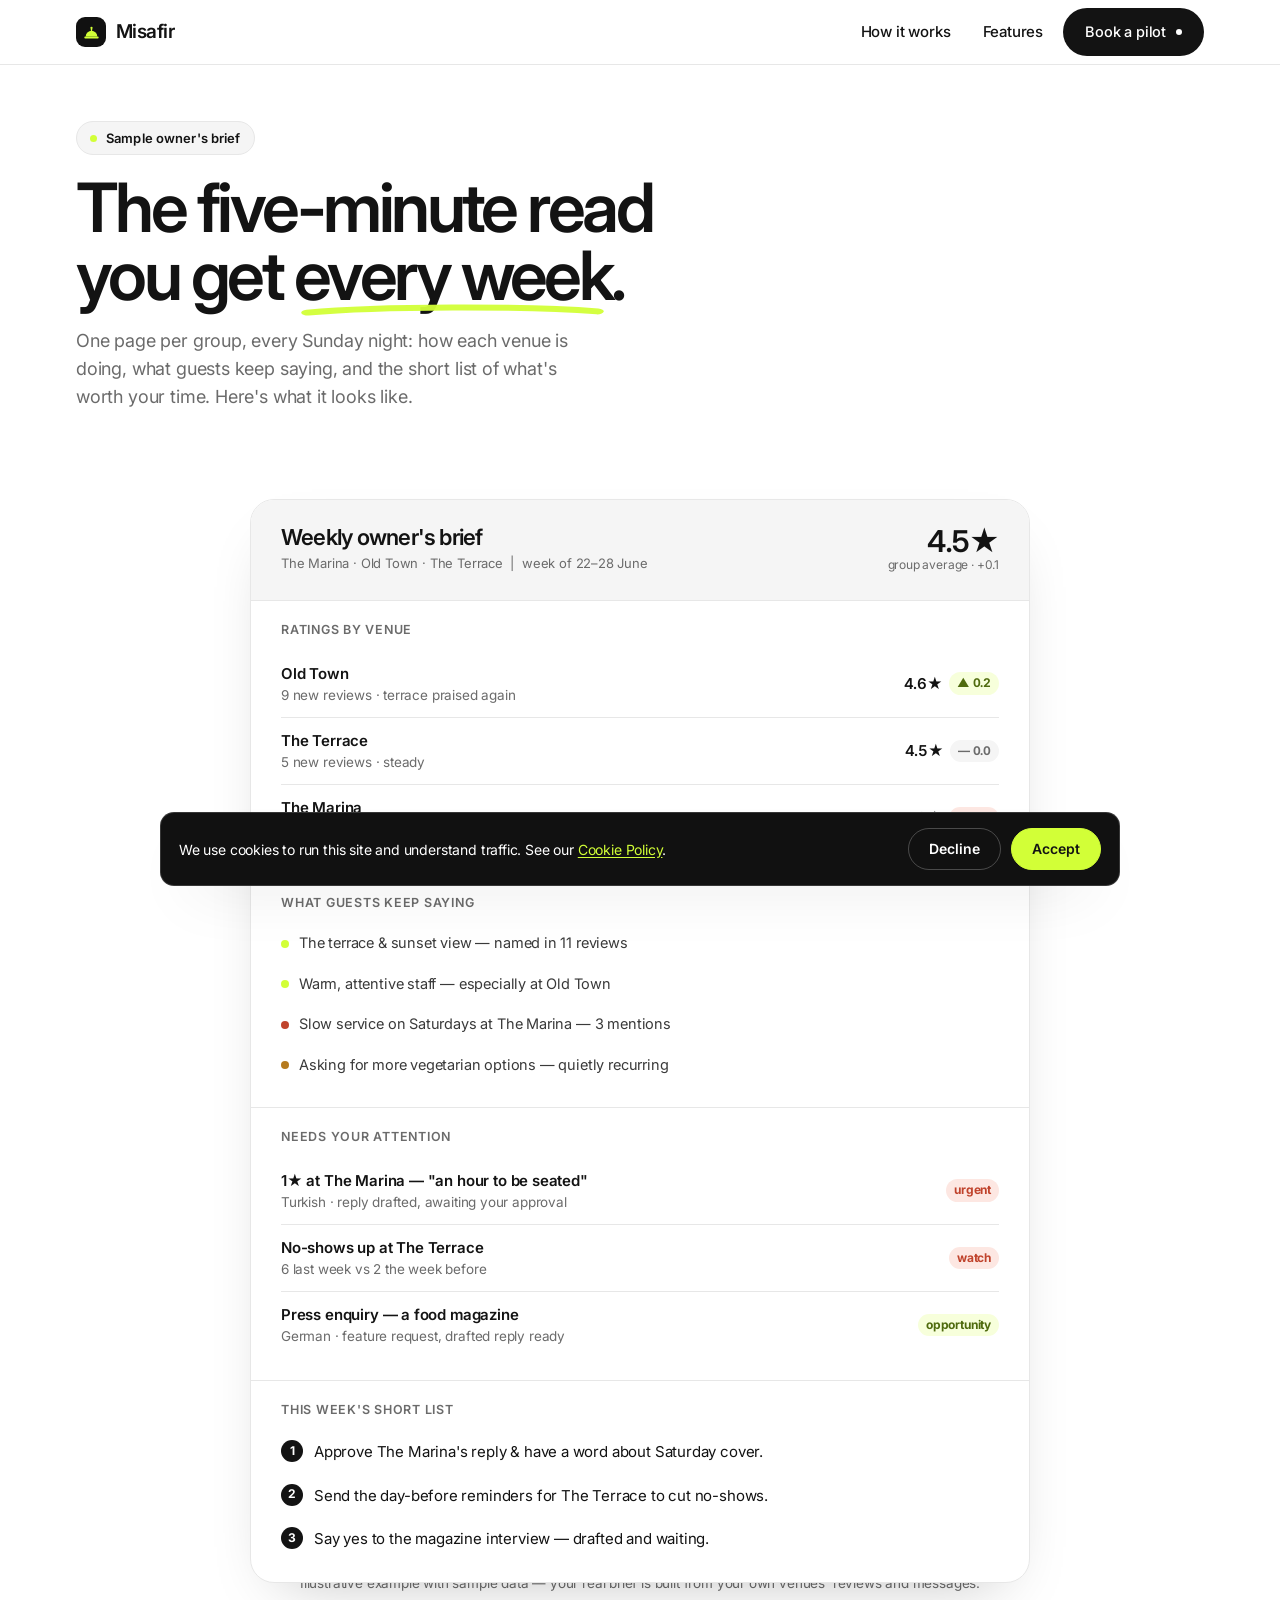
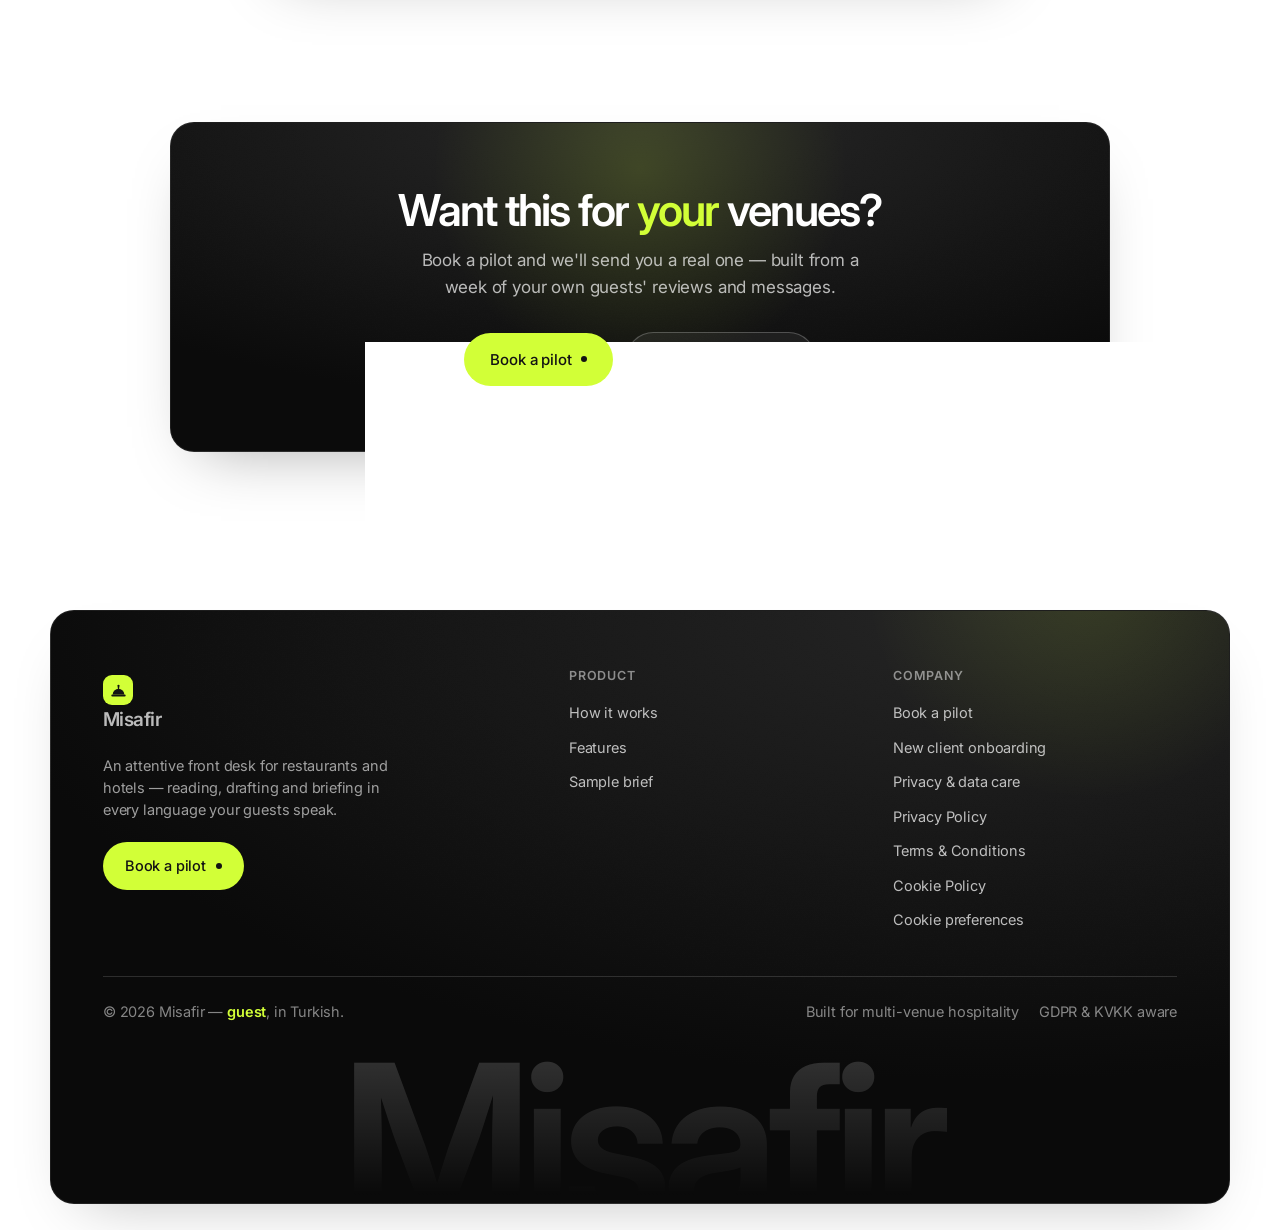
<file: sample-brief.html>
<!DOCTYPE html>
<html lang="en">
<head>
<meta charset="UTF-8" />
<meta name="viewport" content="width=device-width, initial-scale=1.0" />
<title>A sample owner's brief — Misafir</title>
<meta name="description" content="See exactly what Misafir's weekly owner's brief looks like — ratings per venue, recurring guest themes, what needs your attention, and a short list of what to act on. An illustrative example." />
<link rel="icon" href="favicon.svg" type="image/svg+xml" />
<script>document.documentElement.className+=' js';</script>
<link rel="preconnect" href="https://fonts.googleapis.com">
<link rel="preconnect" href="https://fonts.gstatic.com" crossorigin>
<link href="https://fonts.googleapis.com/css2?family=Inter:wght@400;500;600;700&display=swap" rel="stylesheet">
<link rel="stylesheet" href="assets/style.css" />
</head>
<body>

<nav>
  <div class="wrap nav-inner">
    <a href="index.html" class="brand"><span class="mark"><svg viewBox="0 0 28 28" fill="currentColor" aria-hidden="true"><circle cx="14" cy="7.4" r="1.7"/><rect x="13.1" y="8.4" width="1.8" height="4" rx="0.9"/><path d="M5.5 20a8.5 8.5 0 0 1 17 0Z"/><rect x="3.4" y="19.9" width="21.2" height="2.9" rx="1.45"/></svg></span>Misafir</a>
    <button class="nav-toggle" aria-label="Menu" aria-expanded="false"><span></span><span></span><span></span></button>
    <div class="nav-links">
      <a href="how-it-works.html" data-page="how-it-works.html">How it works</a>
      <a href="index.html#features">Features</a>
      <a href="contact.html" class="btn">Book a pilot <span class="arr">→</span></a>
    </div>
  </div>
</nav>

<main>
<header class="page-hero">
  <div class="wrap">
    <span class="eyebrow"><span class="dot"></span>Sample owner's brief</span>
    <h1 style="margin-top:18px">The five-minute read you get <em>every week</em>.</h1>
    <p>One page per group, every Sunday night: how each venue is doing, what guests keep saying, and the short list of what's worth your time. Here's what it looks like.</p>
  </div>
</header>

<section style="padding:20px 0 70px">
  <div class="wrap">
    <div class="doc reveal">
      <div class="doc-head">
        <div>
          <h3>Weekly owner's brief</h3>
          <div class="meta">The Marina · Old Town · The Terrace &nbsp;|&nbsp; week of 22–28 June</div>
        </div>
        <div class="score">
          <div class="n">4.5★</div>
          <div class="s">group average · +0.1</div>
        </div>
      </div>

      <div class="doc-sec">
        <h4>Ratings by venue</h4>
        <div class="vrow"><div><div class="vn">Old Town</div><div class="vt">9 new reviews · terrace praised again</div></div><div class="vr">4.6★ <span class="trend up">▲ 0.2</span></div></div>
        <div class="vrow"><div><div class="vn">The Terrace</div><div class="vt">5 new reviews · steady</div></div><div class="vr">4.5★ <span class="trend flat">— 0.0</span></div></div>
        <div class="vrow"><div><div class="vn">The Marina</div><div class="vt">7 new reviews · two flagged slow service</div></div><div class="vr">4.3★ <span class="trend down">▼ 0.1</span></div></div>
      </div>

      <div class="doc-sec">
        <h4>What guests keep saying</h4>
        <div class="theme"><span class="dot2" style="background:var(--brand)"></span> The terrace &amp; sunset view — named in 11 reviews</div>
        <div class="theme"><span class="dot2" style="background:var(--brand)"></span> Warm, attentive staff — especially at Old Town</div>
        <div class="theme"><span class="dot2" style="background:var(--coral)"></span> Slow service on Saturdays at The Marina — 3 mentions</div>
        <div class="theme"><span class="dot2" style="background:var(--amber)"></span> Asking for more vegetarian options — quietly recurring</div>
      </div>

      <div class="doc-sec">
        <h4>Needs your attention</h4>
        <div class="vrow"><div><div class="vn">1★ at The Marina — "an hour to be seated"</div><div class="vt">Turkish · reply drafted, awaiting your approval</div></div><div class="vr"><span class="trend down">urgent</span></div></div>
        <div class="vrow"><div><div class="vn">No-shows up at The Terrace</div><div class="vt">6 last week vs 2 the week before</div></div><div class="vr"><span class="trend down">watch</span></div></div>
        <div class="vrow"><div><div class="vn">Press enquiry — a food magazine</div><div class="vt">German · feature request, drafted reply ready</div></div><div class="vr"><span class="trend up">opportunity</span></div></div>
      </div>

      <div class="doc-sec">
        <h4>This week's short list</h4>
        <div class="todo"><span class="num">1</span> Approve The Marina's reply &amp; have a word about Saturday cover.</div>
        <div class="todo"><span class="num">2</span> Send the day-before reminders for The Terrace to cut no-shows.</div>
        <div class="todo"><span class="num">3</span> Say yes to the magazine interview — drafted and waiting.</div>
      </div>
    </div>
    <p class="doc-note">Illustrative example with sample data — your real brief is built from your own venues' reviews and messages.</p>
  </div>
</section>

<section style="padding:30px 0 90px">
  <div class="cta reveal">
    <h2>Want this for <em>your</em> venues?</h2>
    <p>Book a pilot and we'll send you a real one — built from a week of your own guests' reviews and messages.</p>
    <div class="hero-cta">
      <a href="contact.html" class="btn btn-lg">Book a pilot <span class="arr">→</span></a>
      <a href="how-it-works.html" class="btn btn-ghost btn-lg">See how it works</a>
    </div>
  </div>
</section>
</main>

<footer>
  <div class="foot-card">
    <div class="foot-grid">
      <div class="col foot-about">
        <a href="index.html" class="brand"><span class="mark"><svg viewBox="0 0 28 28" fill="currentColor" aria-hidden="true"><circle cx="14" cy="7.4" r="1.7"/><rect x="13.1" y="8.4" width="1.8" height="4" rx="0.9"/><path d="M5.5 20a8.5 8.5 0 0 1 17 0Z"/><rect x="3.4" y="19.9" width="21.2" height="2.9" rx="1.45"/></svg></span>Misafir</a>
        <p>An attentive front desk for restaurants and hotels — reading, drafting and briefing in every language your guests speak.</p>
        <a href="contact.html" class="btn foot-cta">Book a pilot <span class="arr">→</span></a>
      </div>
      <div class="col">
        <h4>Product</h4>
        <a href="how-it-works.html">How it works</a>
        <a href="index.html#features">Features</a>
        <a href="sample-brief.html">Sample brief</a>
      </div>
      <div class="col">
        <h4>Company</h4>
        <a href="contact.html">Book a pilot</a>
        <a href="onboarding.html">New client onboarding</a>
        <a href="how-it-works.html#trust">Privacy &amp; data care</a>
        <a href="privacy.html">Privacy Policy</a>
        <a href="terms.html">Terms &amp; Conditions</a>
        <a href="cookies.html">Cookie Policy</a>
        <a href="#" class="cookie-prefs">Cookie preferences</a>
      </div>
    </div>
    <div class="foot-bottom">
      <div>© <span data-year>2026</span> Misafir — <em>guest</em>, in Turkish.</div>
      <div class="legal"><span>Built for multi-venue hospitality</span><span>GDPR &amp; KVKK aware</span></div>
    </div>
    <div class="foot-mark" aria-hidden="true">Misafir</div>
  </div>
</footer>

<script src="assets/main.js"></script>
</body>
</html>
</file>
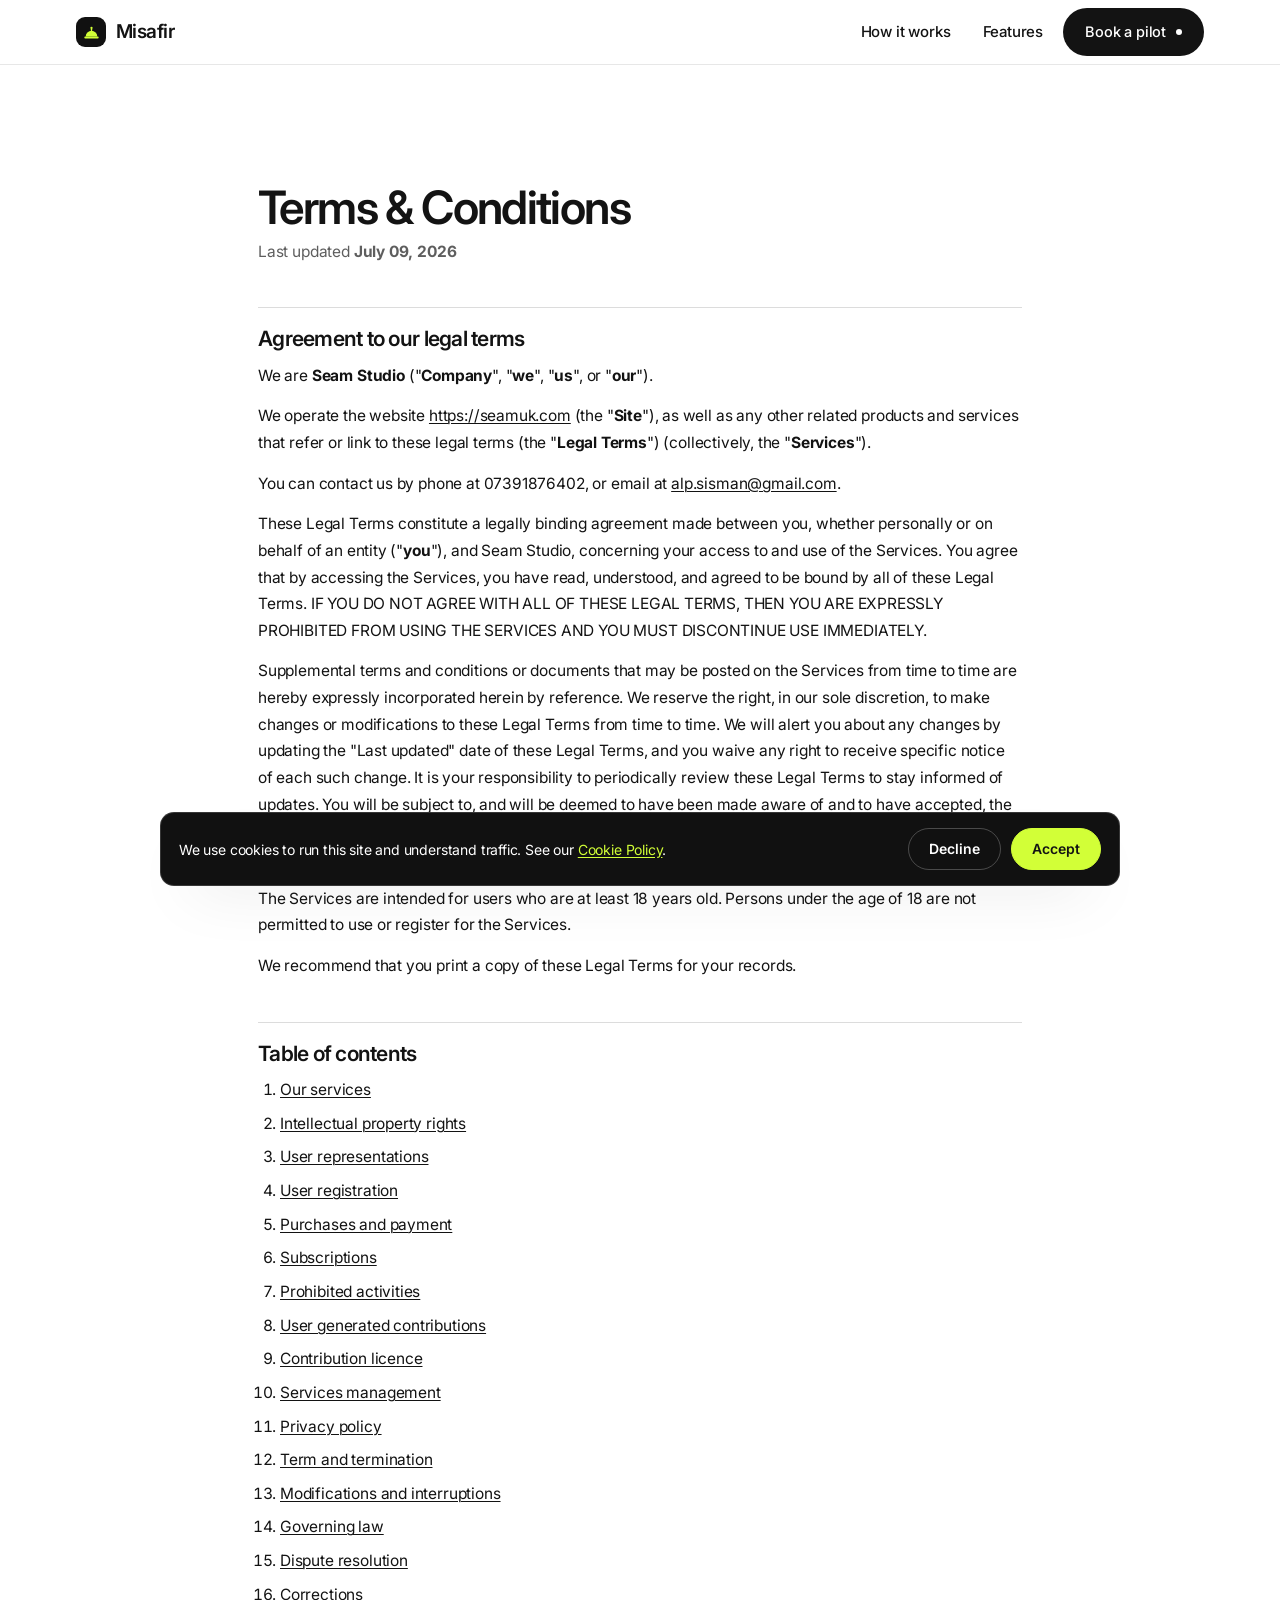
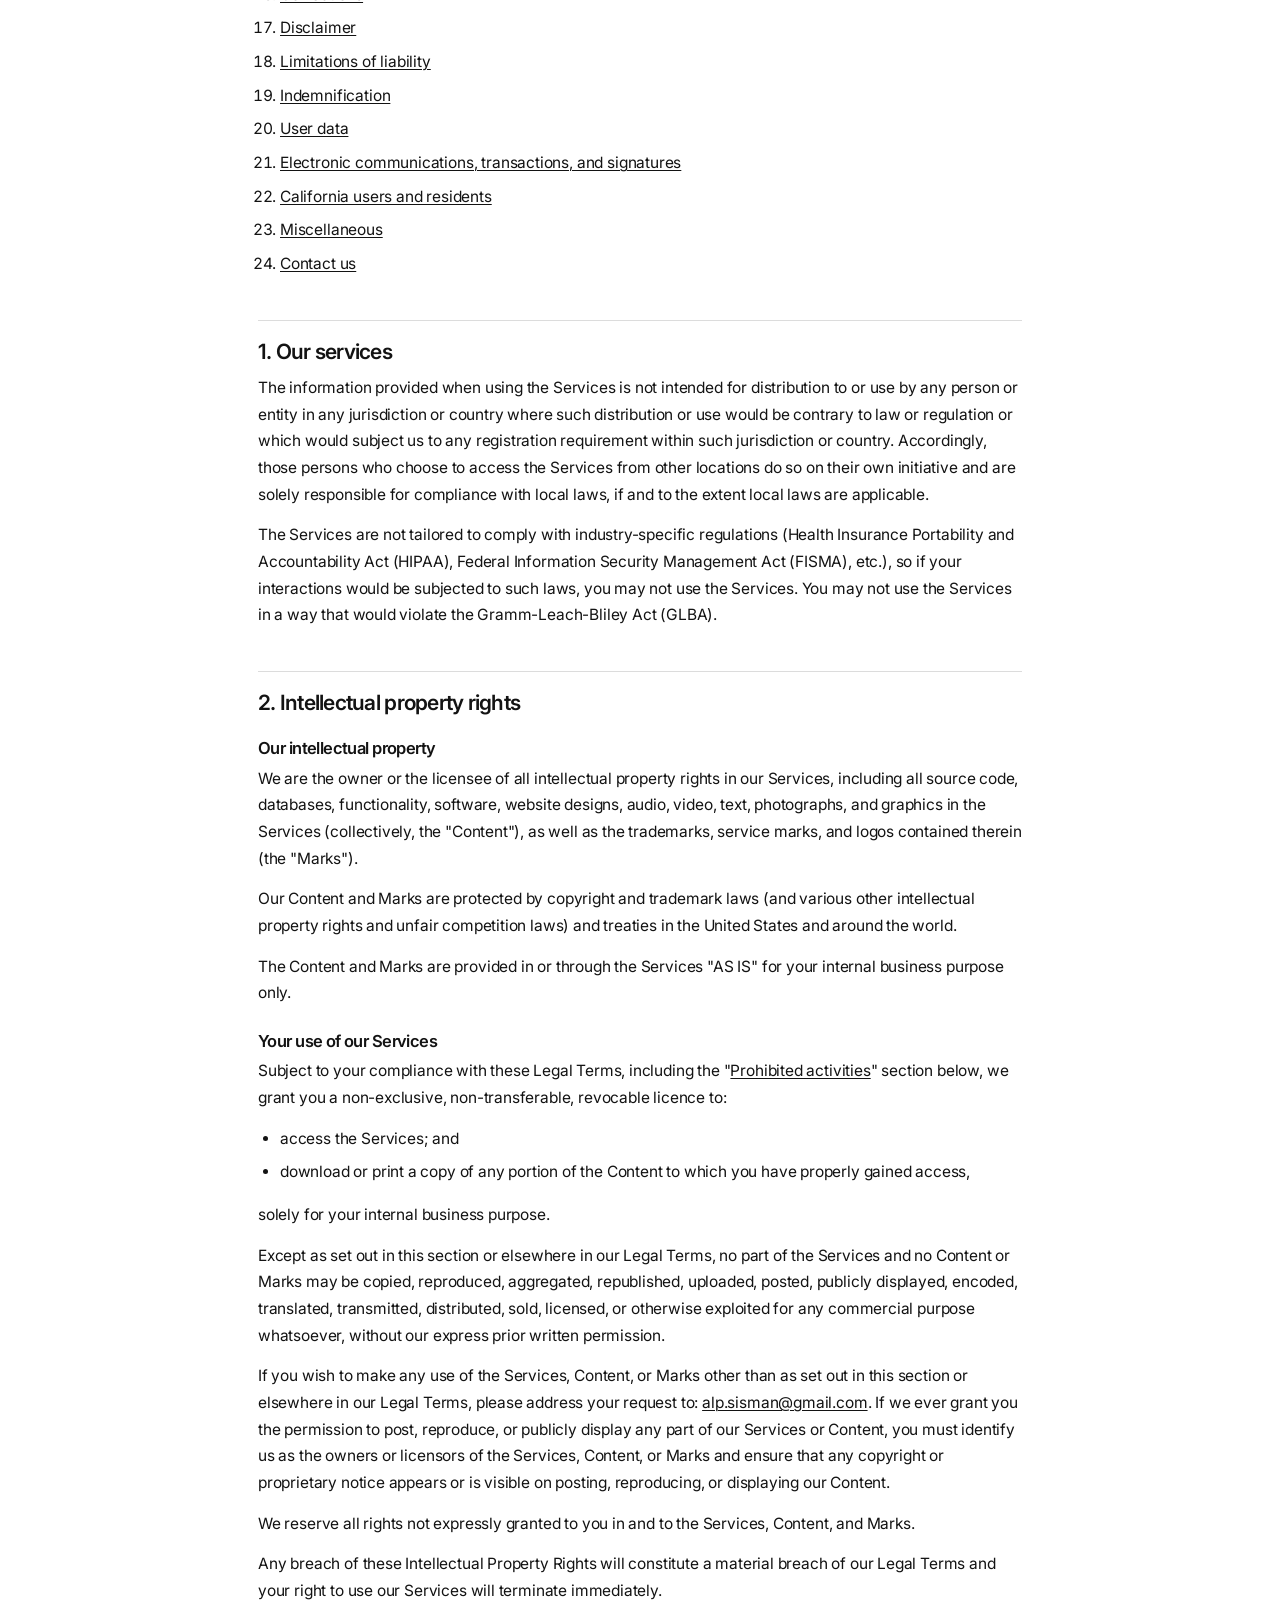
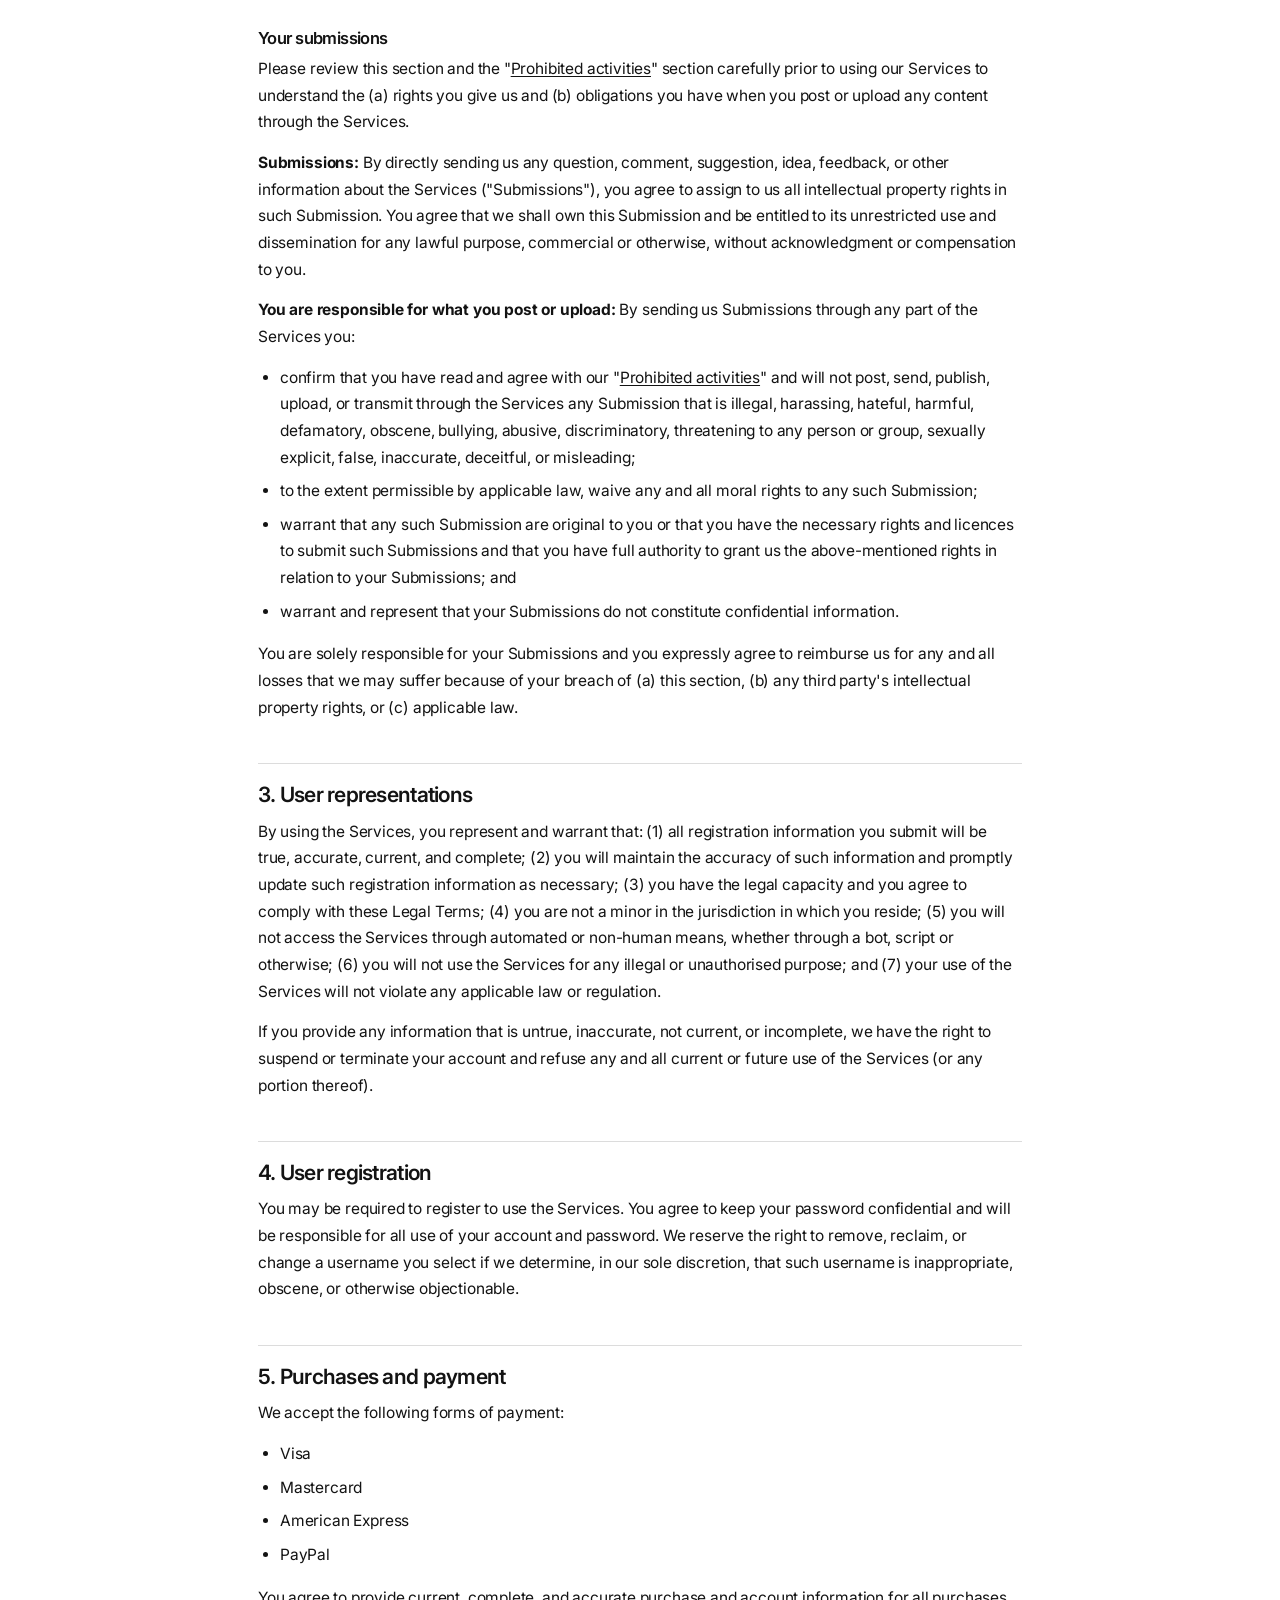
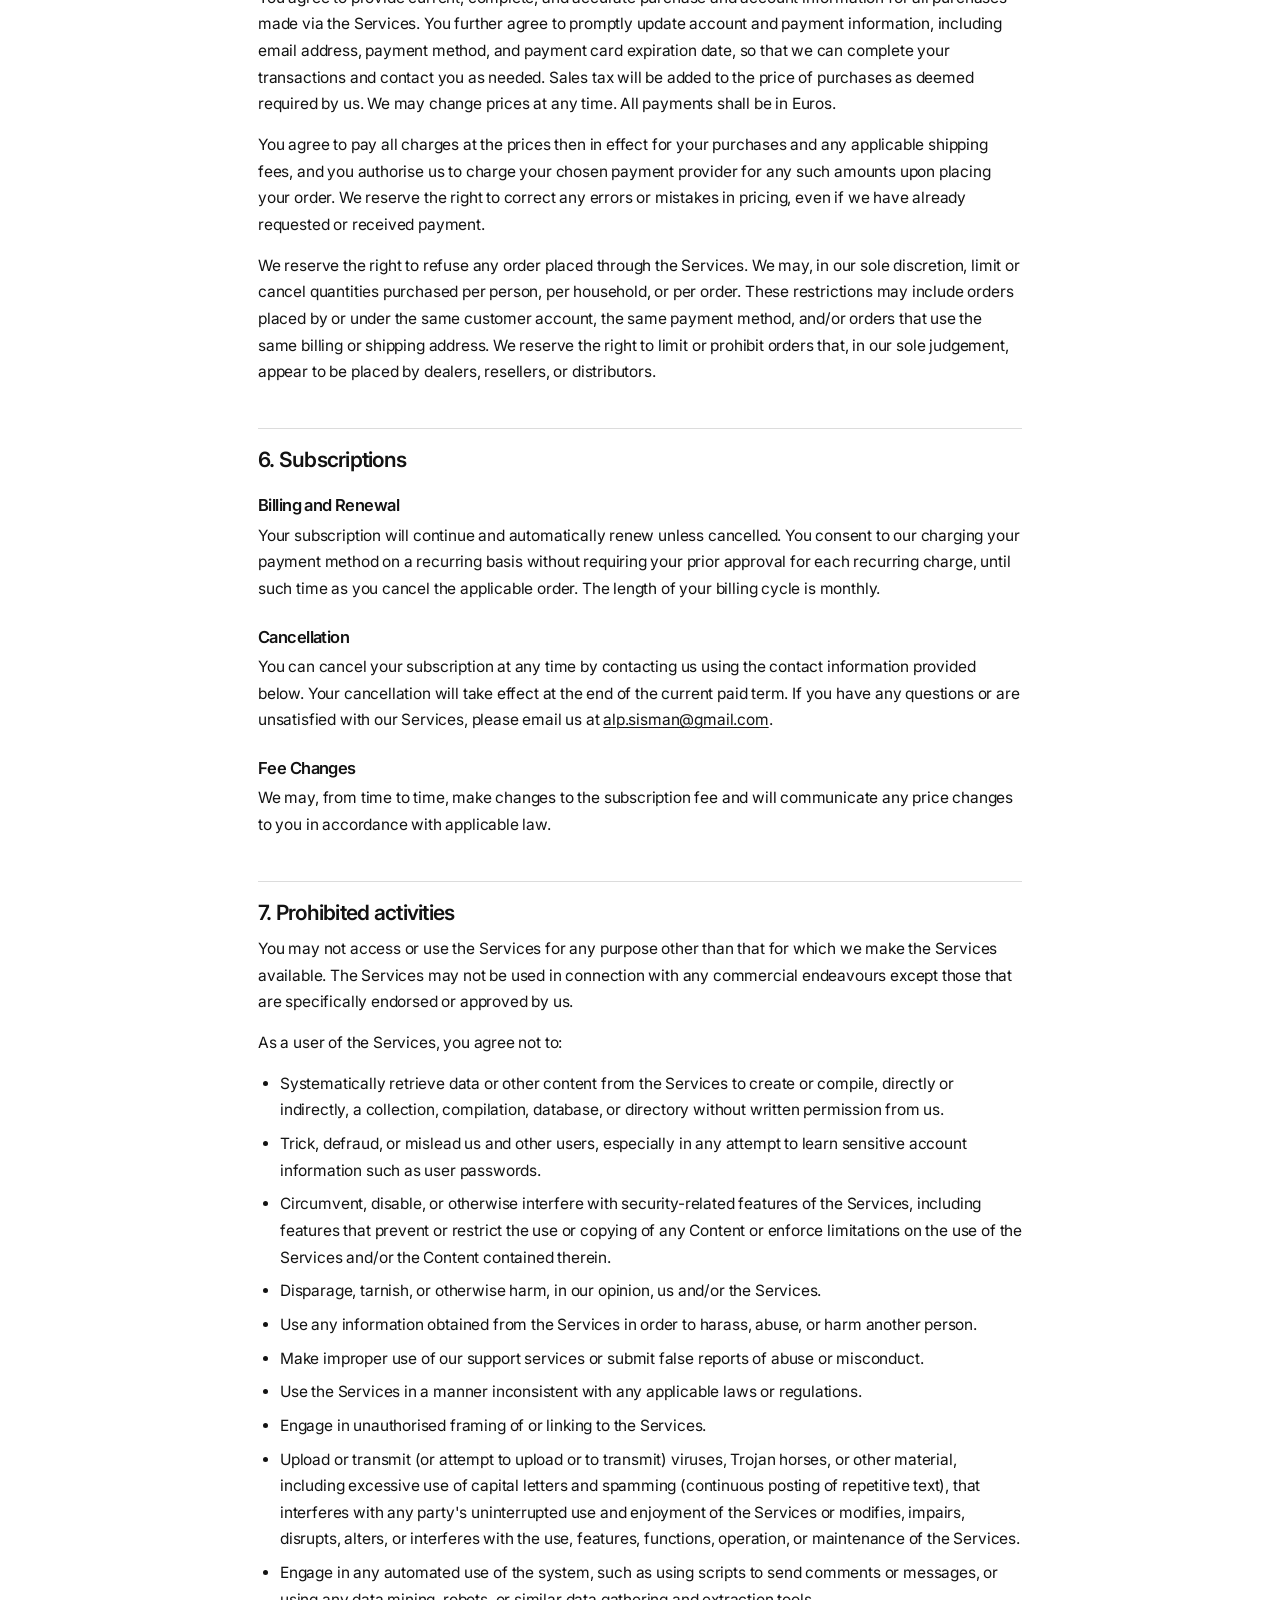
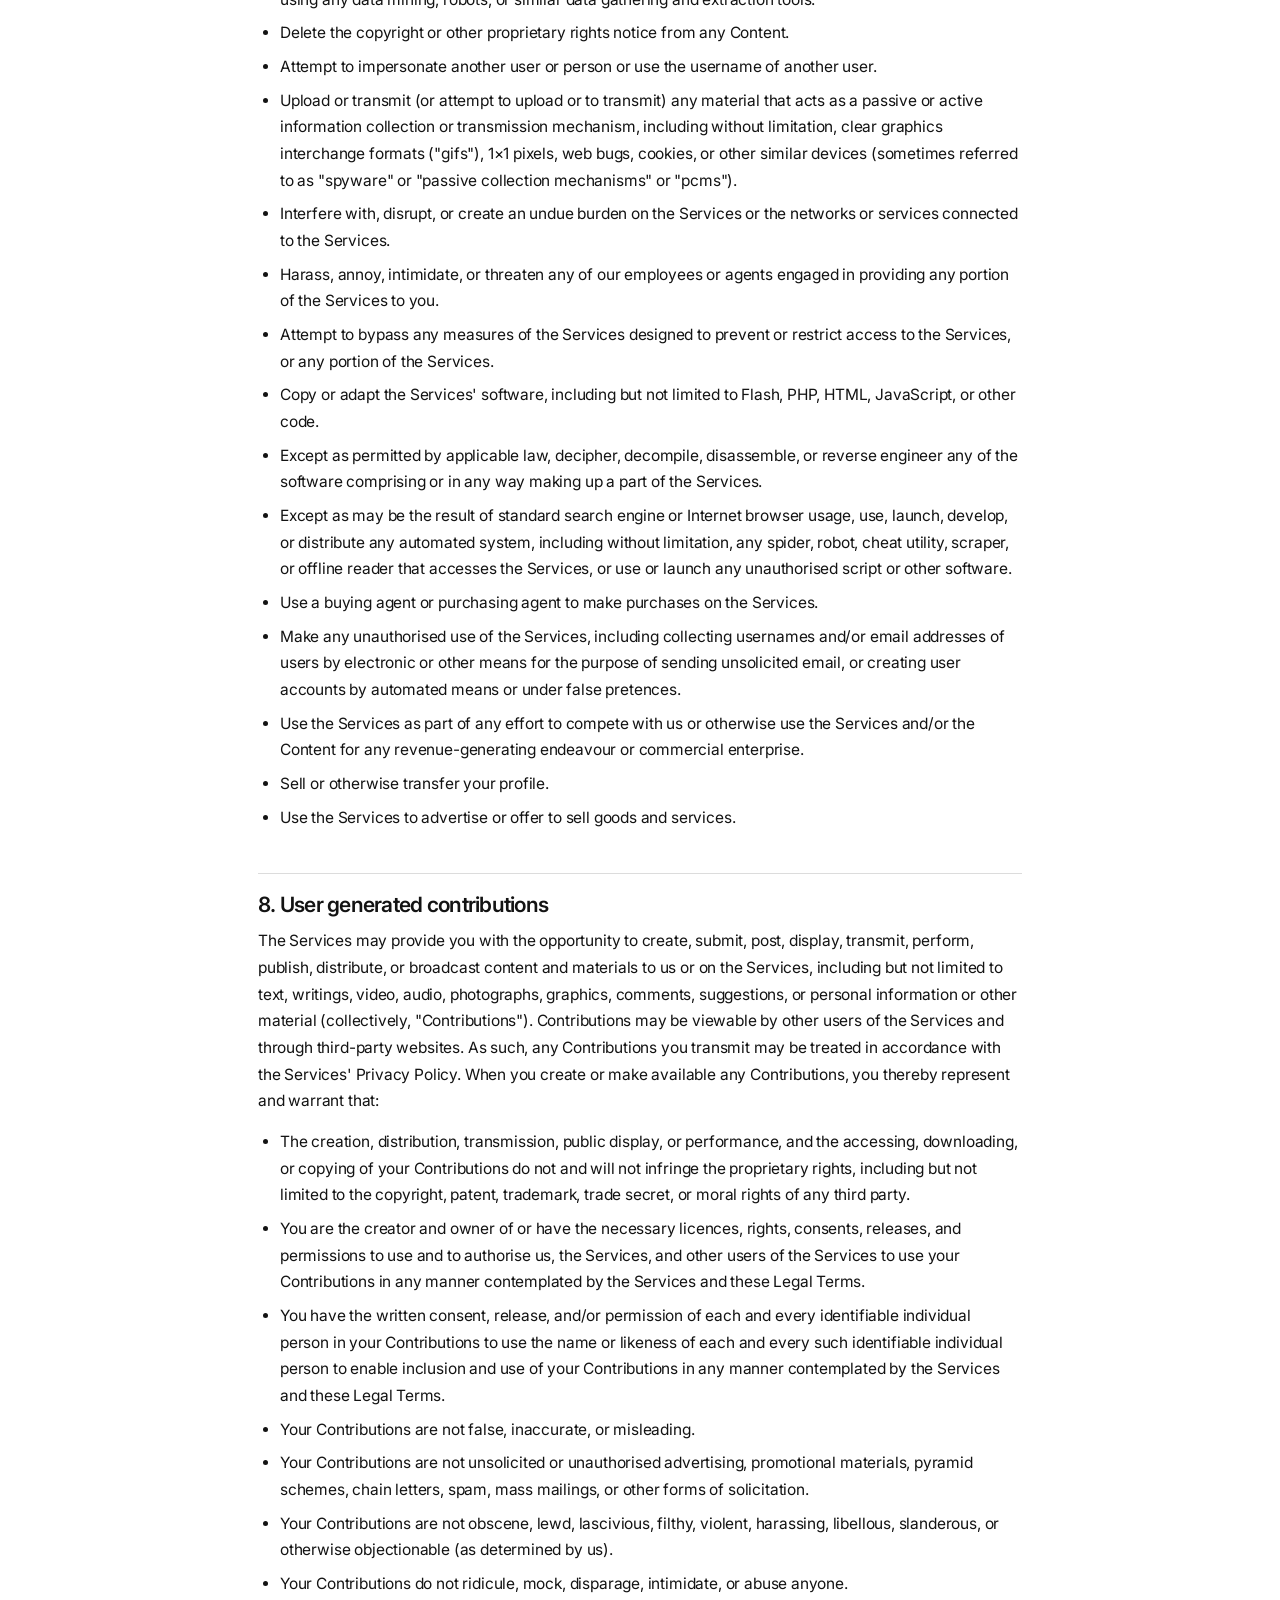
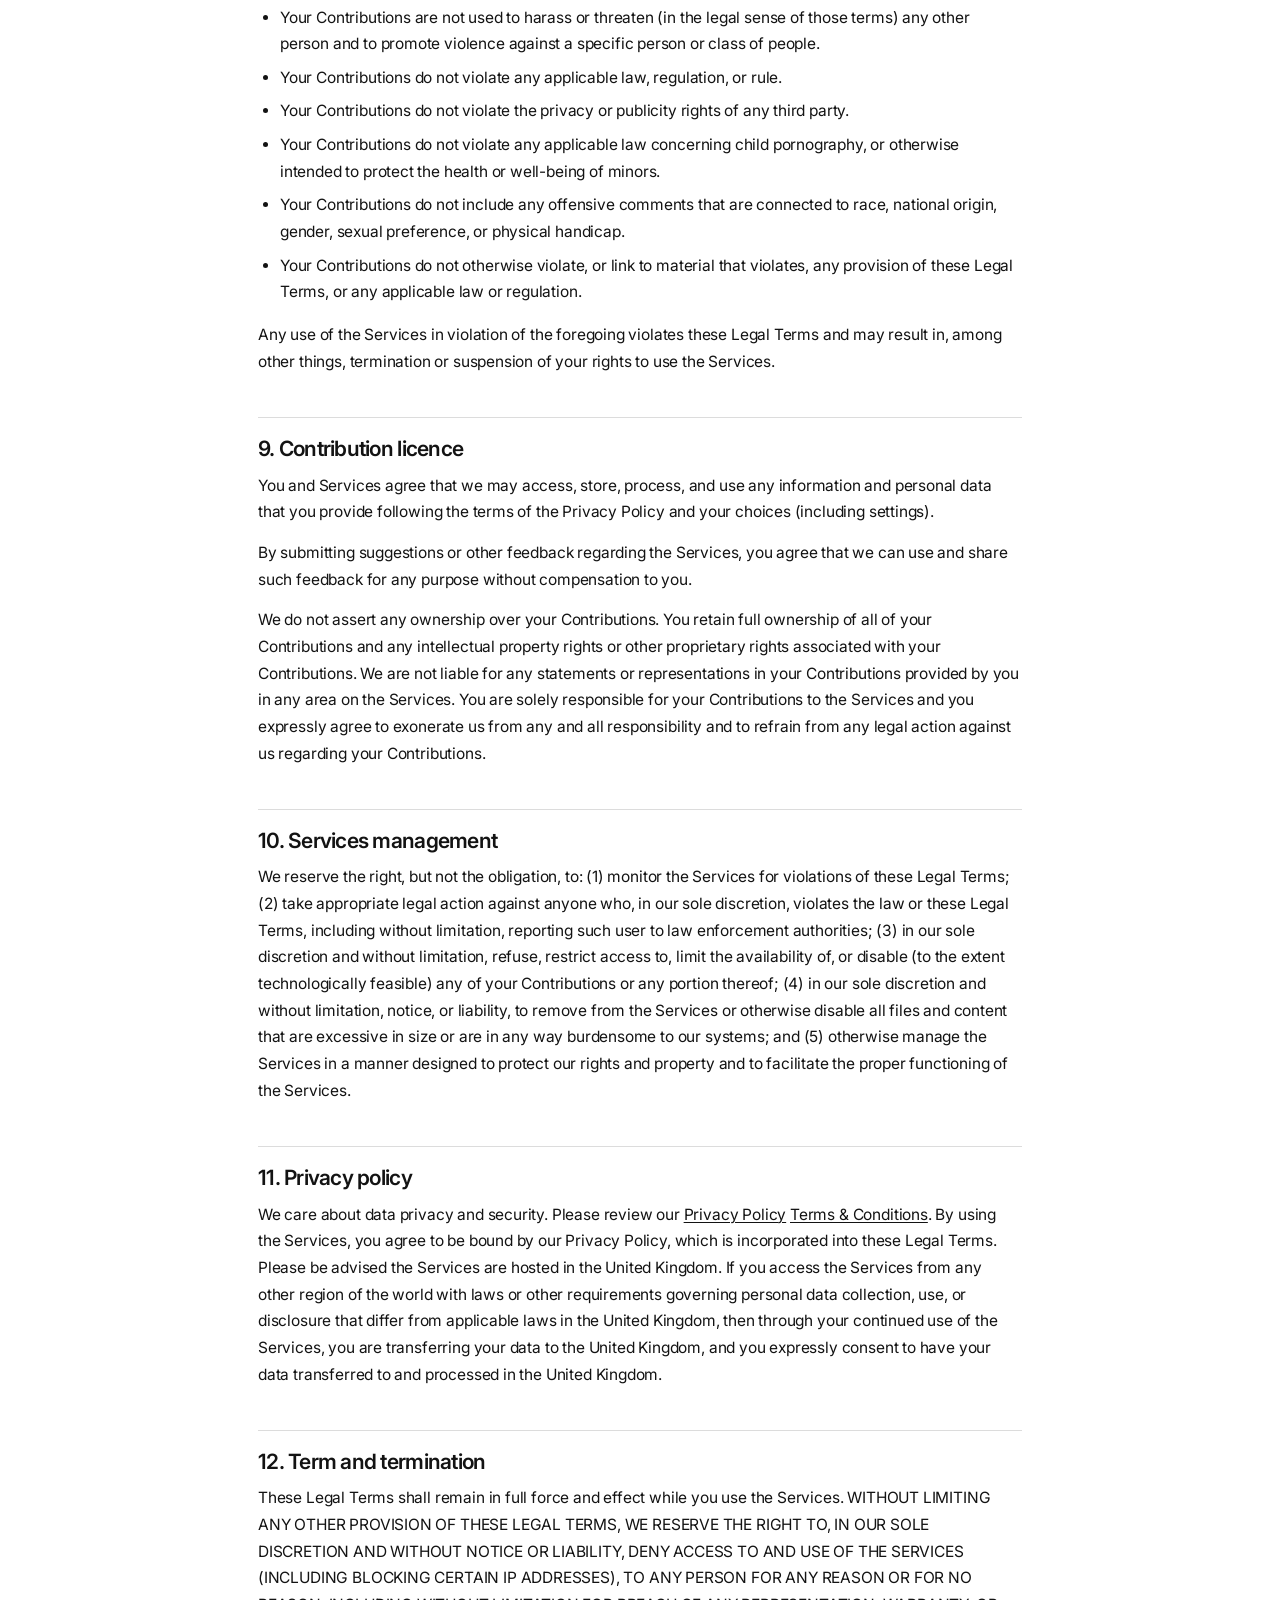
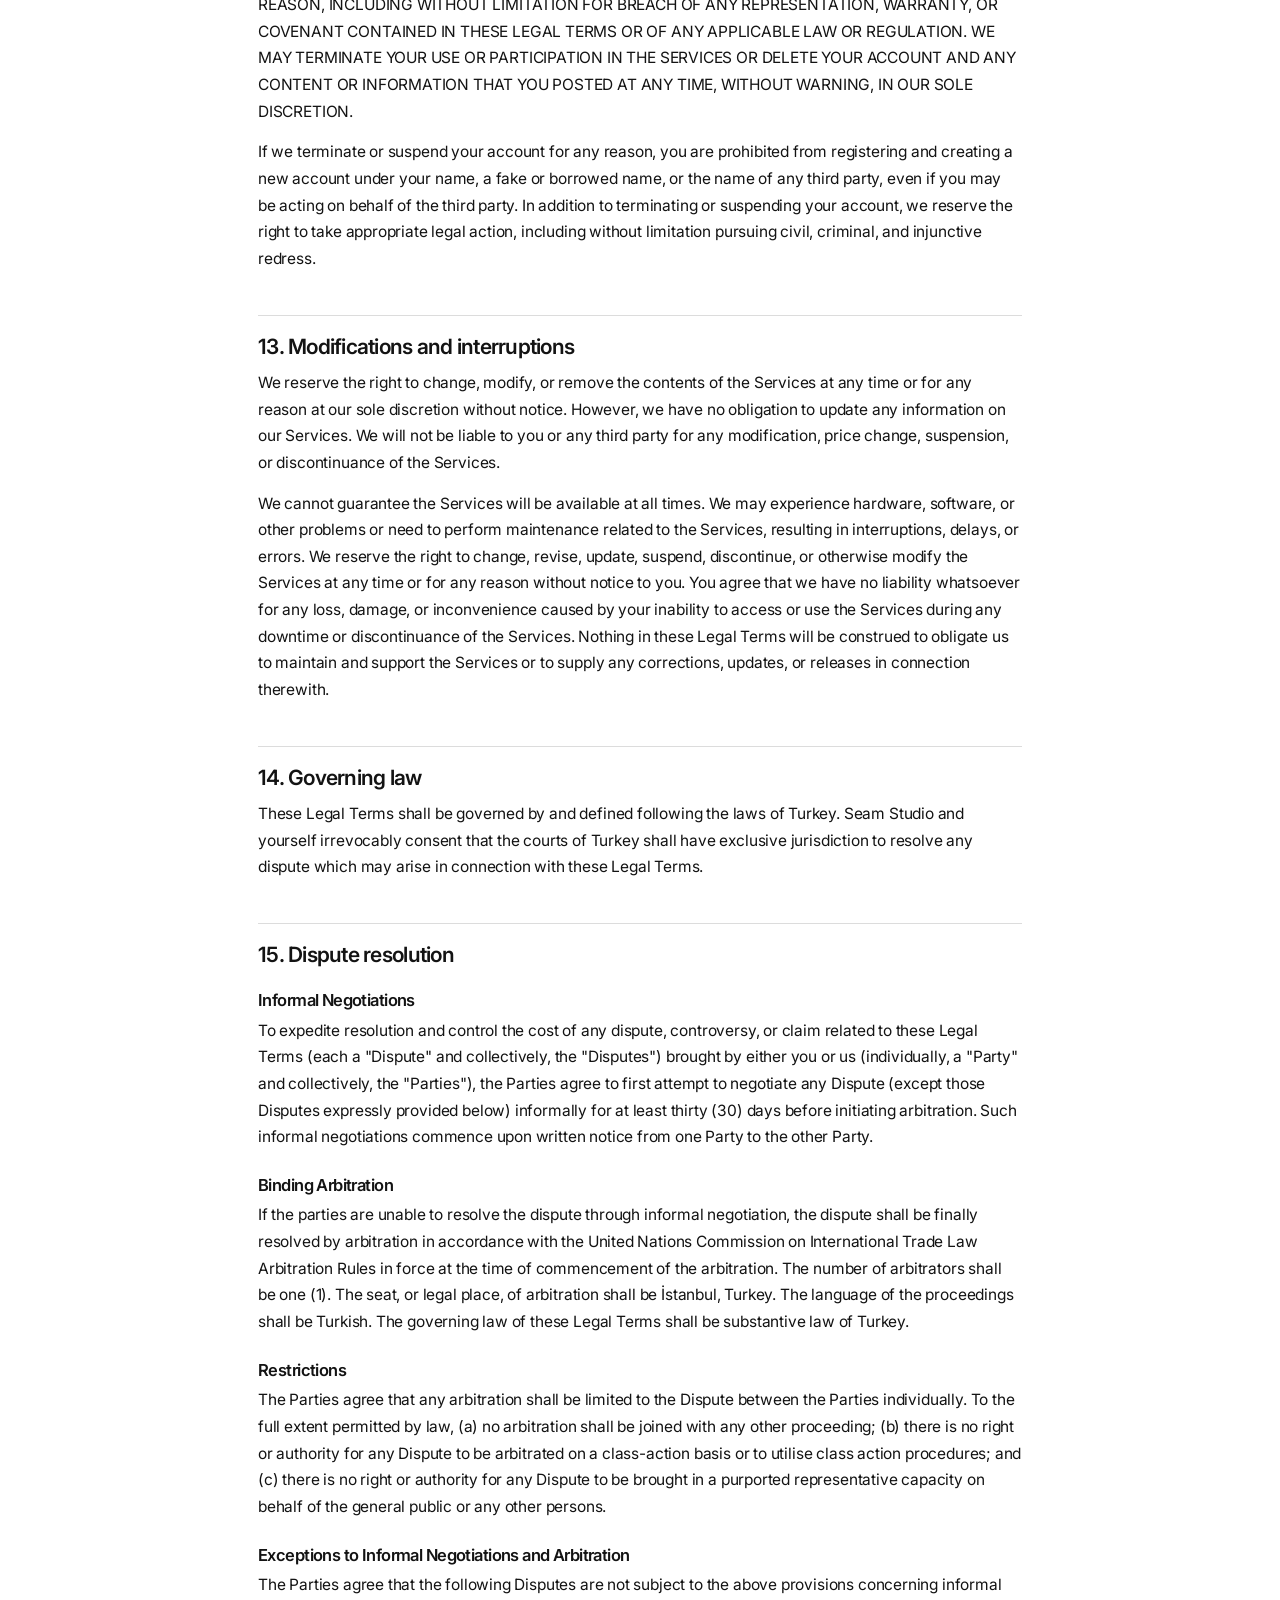
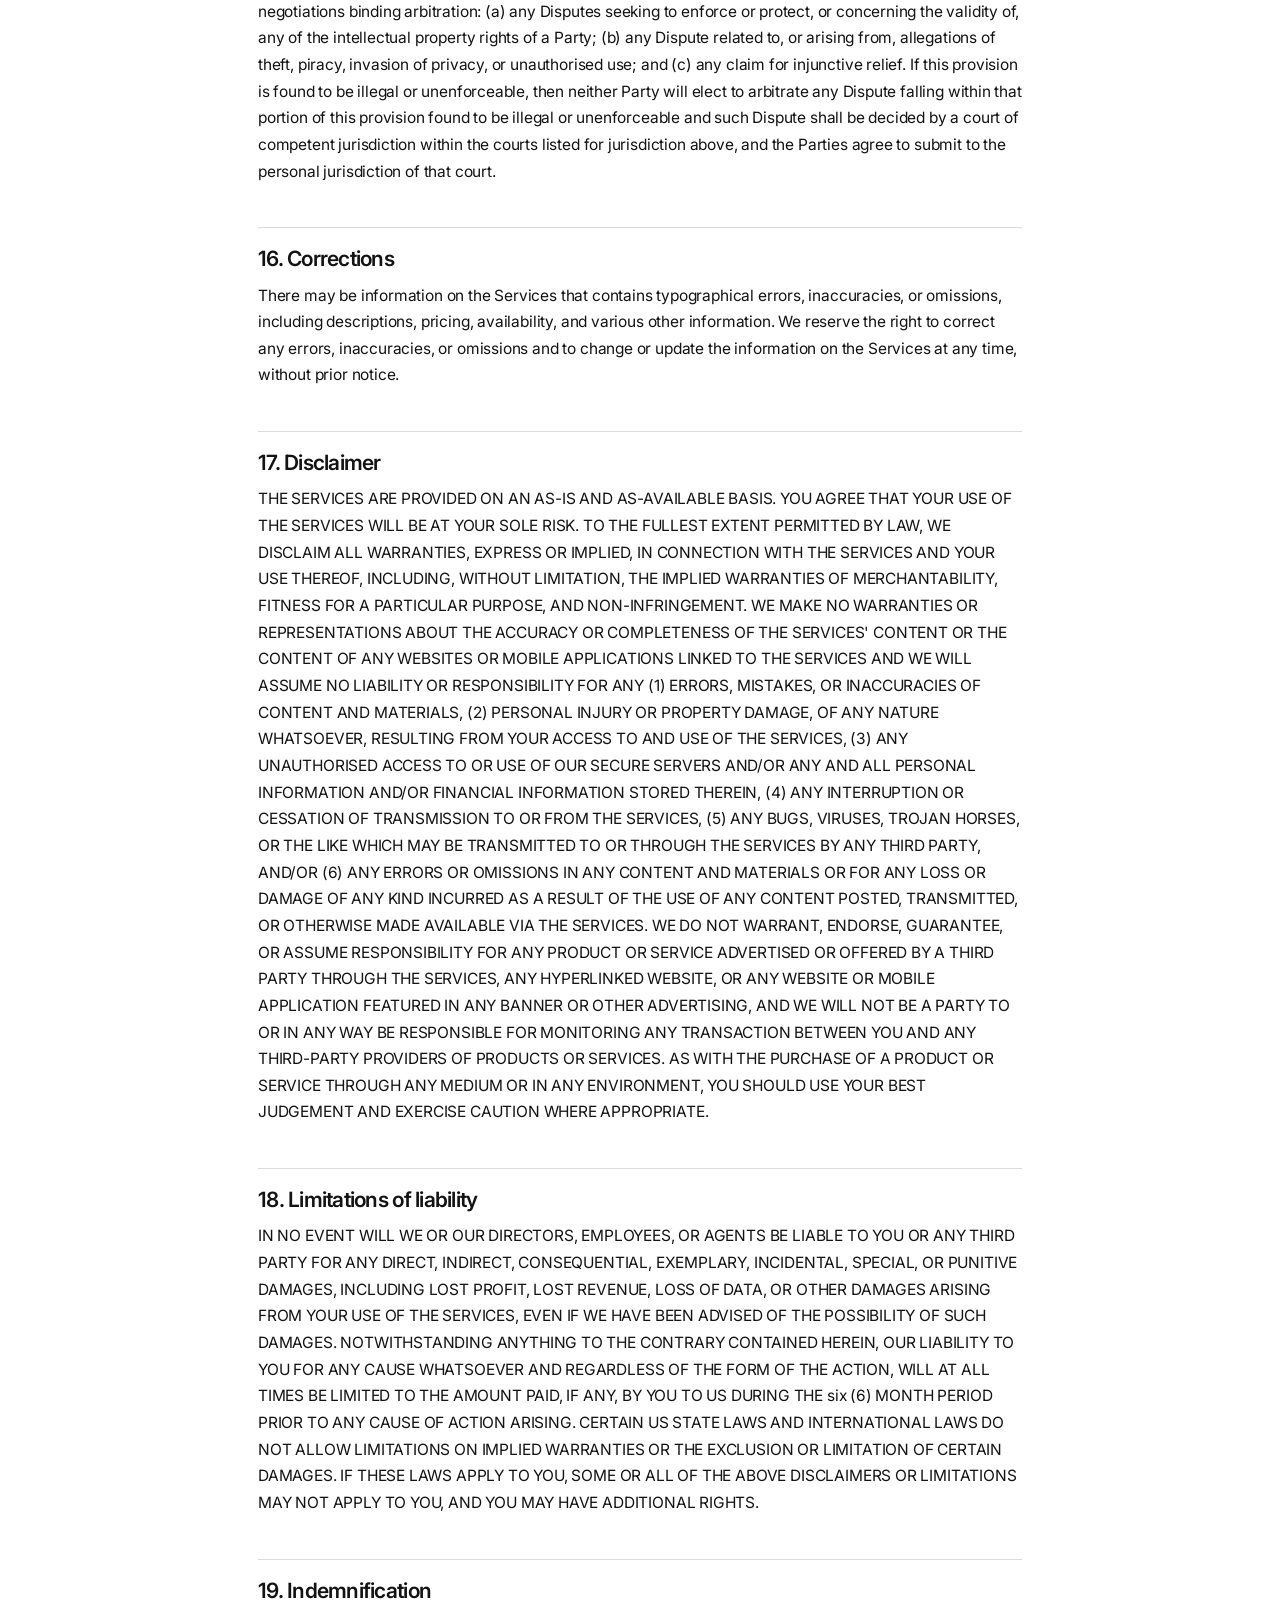
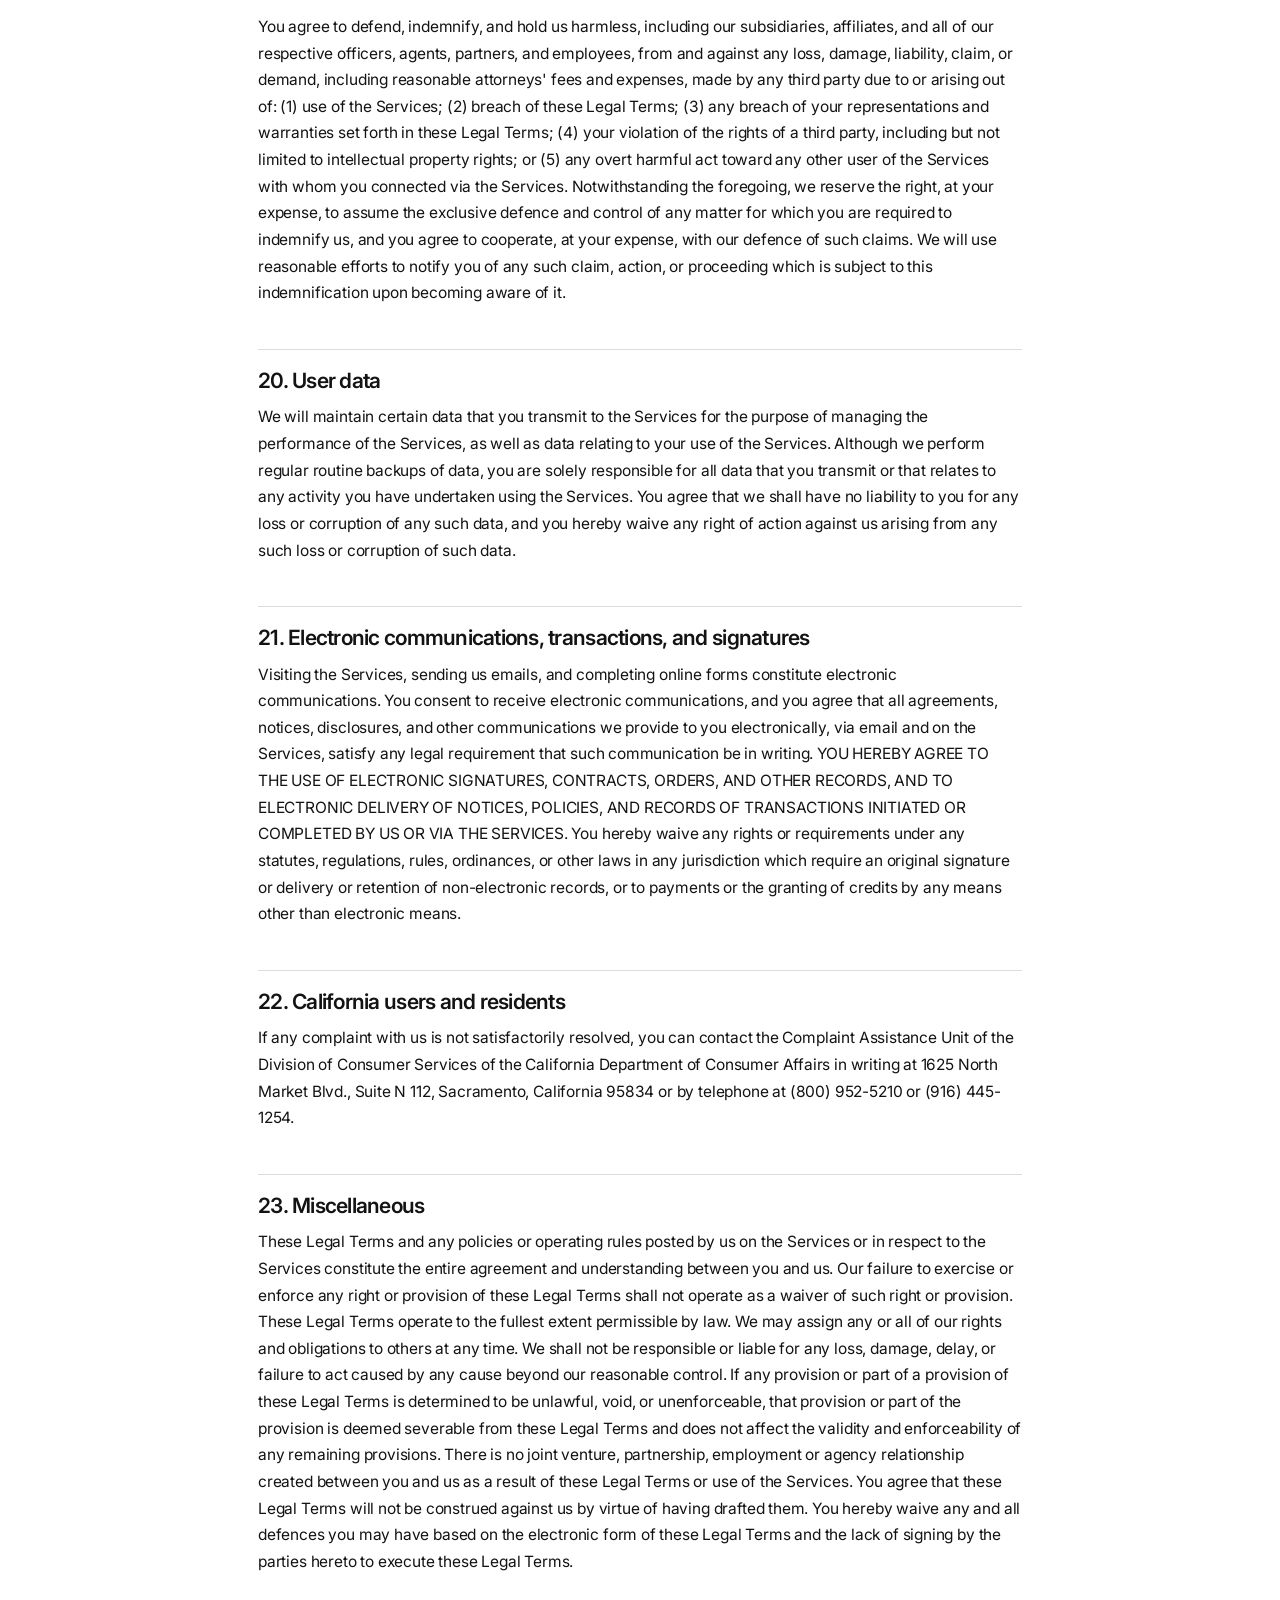
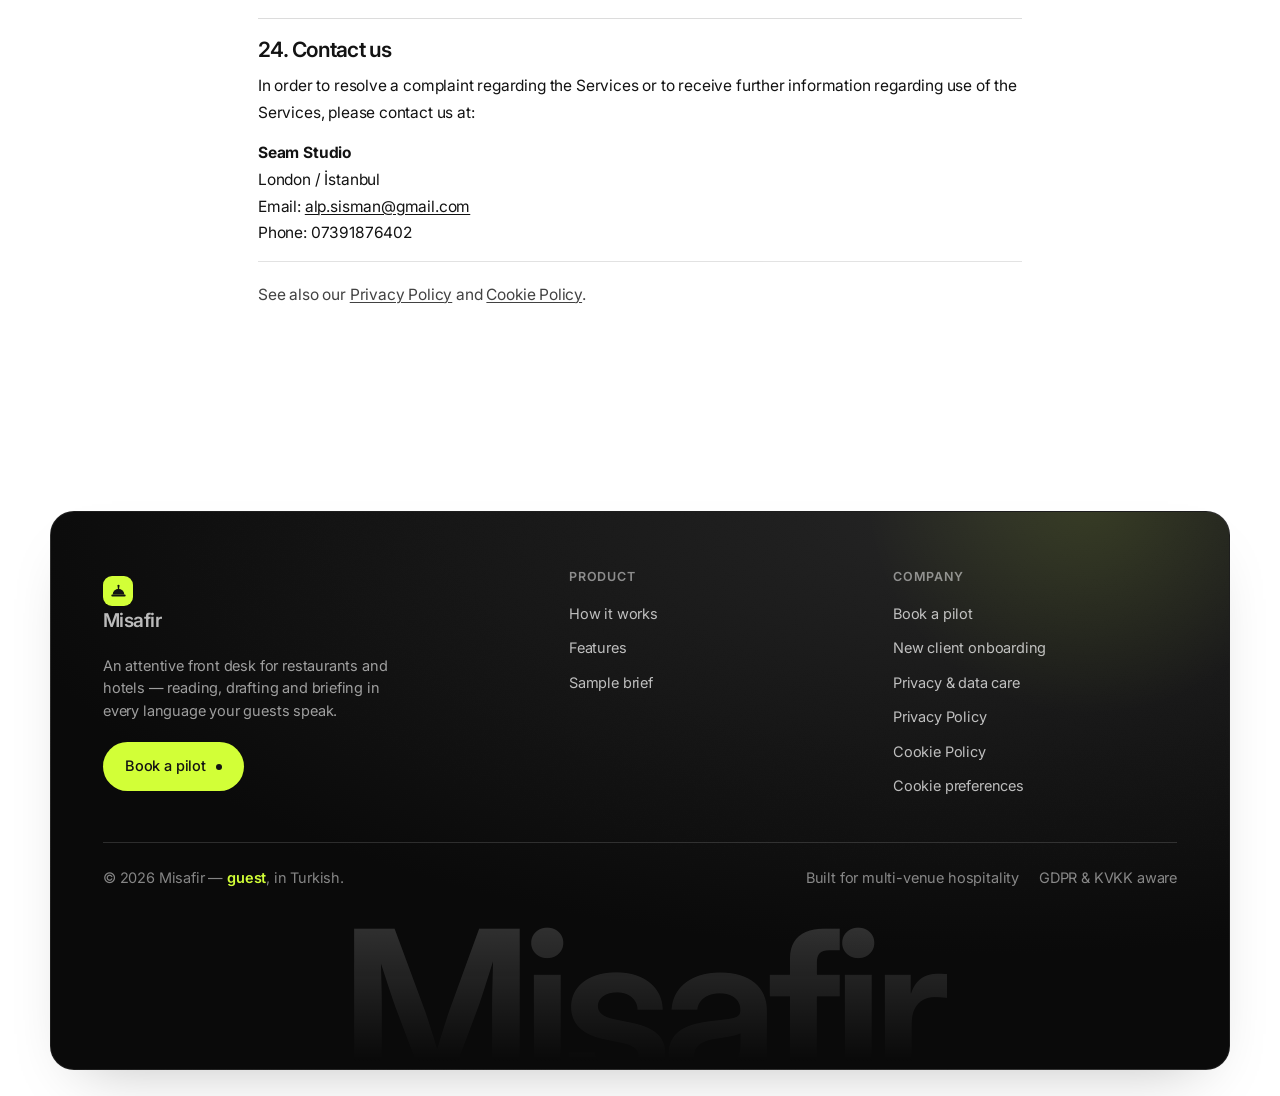
<file: terms.html>
<!DOCTYPE html>
<html lang="en">
<head>
<meta charset="UTF-8" />
<meta name="viewport" content="width=device-width, initial-scale=1.0" />
<title>Terms & Conditions — Misafir</title>
<meta name="description" content="The legal terms governing use of Misafir and the Seam sites (Seam Studio)." />
<meta property="og:title" content="Book a Misafir pilot" />
<meta property="og:description" content="Tell us about your venues. We'll run a week on one of them and show you real drafts and a brief." />
<link rel="icon" href="favicon.svg" type="image/svg+xml" />
<script>document.documentElement.className+=' js';</script>
<link rel="preconnect" href="https://fonts.googleapis.com">
<link rel="preconnect" href="https://fonts.gstatic.com" crossorigin>
<link href="https://fonts.googleapis.com/css2?family=Inter:wght@400;500;600;700&display=swap" rel="stylesheet">
<link rel="stylesheet" href="assets/style.css" />
<style>
/* Legal pages (Privacy / Cookies / Terms) — generated, native to this site's theme */
.legal-section{padding:118px 0 92px}
.legal-wrap{max-width:820px;margin:0 auto;padding:0 28px}
.legal-wrap h1{font-size:clamp(30px,4.4vw,46px);line-height:1.08;margin:0 0 6px}
.legal-updated{font-size:14px;opacity:.68;margin:0 0 32px}
.legal-wrap h2{font-size:21px;margin:42px 0 12px;padding-top:20px;border-top:1px solid var(--line-2)}
.legal-wrap h3{font-size:16.5px;margin:26px 0 8px}
.legal-wrap p{line-height:1.72;margin:0 0 14px;font-size:15.5px}
.legal-wrap ul,.legal-wrap ol{line-height:1.72;margin:0 0 16px;padding-left:22px;font-size:15.5px}
.legal-wrap li{margin:0 0 7px}
.legal-wrap a{color:var(--brand-deep);text-decoration:underline;text-underline-offset:2px;text-decoration-thickness:1px}
.legal-toc{margin:0 0 18px}
.legal-backlinks{margin-top:40px;padding-top:20px;border-top:1px solid var(--line-2);font-size:14.5px;opacity:.8}
</style>
</head>
<body>

<nav>
  <div class="wrap nav-inner">
    <a href="index.html" class="brand"><span class="mark"><svg viewBox="0 0 28 28" fill="currentColor" aria-hidden="true"><circle cx="14" cy="7.4" r="1.7"/><rect x="13.1" y="8.4" width="1.8" height="4" rx="0.9"/><path d="M5.5 20a8.5 8.5 0 0 1 17 0Z"/><rect x="3.4" y="19.9" width="21.2" height="2.9" rx="1.45"/></svg></span>Misafir</a>
    <button class="nav-toggle" aria-label="Menu" aria-expanded="false"><span></span><span></span><span></span></button>
    <div class="nav-links">
      <a href="how-it-works.html" data-page="how-it-works.html">How it works</a>
      <a href="index.html#features">Features</a>
      <a href="contact.html" class="btn">Book a pilot <span class="arr">→</span></a>
    </div>
  </div>
</nav>

<main id="main">
<section class="legal-section"><div class="legal-wrap">
<h1>Terms &amp; Conditions</h1>
<p class="legal-updated">Last updated <strong>July 09, 2026</strong></p>

<h2 id="agreement">Agreement to our legal terms</h2>
<p>We are <strong>Seam Studio</strong> ("<strong>Company</strong>", "<strong>we</strong>", "<strong>us</strong>", or "<strong>our</strong>").</p>
<p>We operate the website <a href="https://seamuk.com">https://seamuk.com</a> (the "<strong>Site</strong>"), as well as any other related products and services that refer or link to these legal terms (the "<strong>Legal Terms</strong>") (collectively, the "<strong>Services</strong>").</p>
<p>You can contact us by phone at 07391876402, or email at <a href="mailto:alp.sisman@gmail.com">alp.sisman@gmail.com</a>.</p>
<p>These Legal Terms constitute a legally binding agreement made between you, whether personally or on behalf of an entity ("<strong>you</strong>"), and Seam Studio, concerning your access to and use of the Services. You agree that by accessing the Services, you have read, understood, and agreed to be bound by all of these Legal Terms. IF YOU DO NOT AGREE WITH ALL OF THESE LEGAL TERMS, THEN YOU ARE EXPRESSLY PROHIBITED FROM USING THE SERVICES AND YOU MUST DISCONTINUE USE IMMEDIATELY.</p>
<p>Supplemental terms and conditions or documents that may be posted on the Services from time to time are hereby expressly incorporated herein by reference. We reserve the right, in our sole discretion, to make changes or modifications to these Legal Terms from time to time. We will alert you about any changes by updating the "Last updated" date of these Legal Terms, and you waive any right to receive specific notice of each such change. It is your responsibility to periodically review these Legal Terms to stay informed of updates. You will be subject to, and will be deemed to have been made aware of and to have accepted, the changes in any revised Legal Terms by your continued use of the Services after the date such revised Legal Terms are posted.</p>
<p>The Services are intended for users who are at least 18 years old. Persons under the age of 18 are not permitted to use or register for the Services.</p>
<p>We recommend that you print a copy of these Legal Terms for your records.</p>

<h2 id="toc">Table of contents</h2>
<ol class="legal-toc">
  <li><a href="#services">Our services</a></li>
  <li><a href="#ip">Intellectual property rights</a></li>
  <li><a href="#userreps">User representations</a></li>
  <li><a href="#userreg">User registration</a></li>
  <li><a href="#purchases">Purchases and payment</a></li>
  <li><a href="#subscriptions">Subscriptions</a></li>
  <li><a href="#prohibited">Prohibited activities</a></li>
  <li><a href="#ugc">User generated contributions</a></li>
  <li><a href="#license">Contribution licence</a></li>
  <li><a href="#sitemanage">Services management</a></li>
  <li><a href="#ppyes">Privacy policy</a></li>
  <li><a href="#terms">Term and termination</a></li>
  <li><a href="#modifications">Modifications and interruptions</a></li>
  <li><a href="#law">Governing law</a></li>
  <li><a href="#disputes">Dispute resolution</a></li>
  <li><a href="#corrections">Corrections</a></li>
  <li><a href="#disclaimer">Disclaimer</a></li>
  <li><a href="#liability">Limitations of liability</a></li>
  <li><a href="#indemnification">Indemnification</a></li>
  <li><a href="#userdata">User data</a></li>
  <li><a href="#electronic">Electronic communications, transactions, and signatures</a></li>
  <li><a href="#california">California users and residents</a></li>
  <li><a href="#misc">Miscellaneous</a></li>
  <li><a href="#contact">Contact us</a></li>
</ol>

<h2 id="services">1. Our services</h2>
<p>The information provided when using the Services is not intended for distribution to or use by any person or entity in any jurisdiction or country where such distribution or use would be contrary to law or regulation or which would subject us to any registration requirement within such jurisdiction or country. Accordingly, those persons who choose to access the Services from other locations do so on their own initiative and are solely responsible for compliance with local laws, if and to the extent local laws are applicable.</p>
<p>The Services are not tailored to comply with industry-specific regulations (Health Insurance Portability and Accountability Act (HIPAA), Federal Information Security Management Act (FISMA), etc.), so if your interactions would be subjected to such laws, you may not use the Services. You may not use the Services in a way that would violate the Gramm-Leach-Bliley Act (GLBA).</p>

<h2 id="ip">2. Intellectual property rights</h2>
<h3>Our intellectual property</h3>
<p>We are the owner or the licensee of all intellectual property rights in our Services, including all source code, databases, functionality, software, website designs, audio, video, text, photographs, and graphics in the Services (collectively, the "Content"), as well as the trademarks, service marks, and logos contained therein (the "Marks").</p>
<p>Our Content and Marks are protected by copyright and trademark laws (and various other intellectual property rights and unfair competition laws) and treaties in the United States and around the world.</p>
<p>The Content and Marks are provided in or through the Services "AS IS" for your internal business purpose only.</p>
<h3>Your use of our Services</h3>
<p>Subject to your compliance with these Legal Terms, including the "<a href="#prohibited">Prohibited activities</a>" section below, we grant you a non-exclusive, non-transferable, revocable licence to:</p>
<ul>
  <li>access the Services; and</li>
  <li>download or print a copy of any portion of the Content to which you have properly gained access,</li>
</ul>
<p>solely for your internal business purpose.</p>
<p>Except as set out in this section or elsewhere in our Legal Terms, no part of the Services and no Content or Marks may be copied, reproduced, aggregated, republished, uploaded, posted, publicly displayed, encoded, translated, transmitted, distributed, sold, licensed, or otherwise exploited for any commercial purpose whatsoever, without our express prior written permission.</p>
<p>If you wish to make any use of the Services, Content, or Marks other than as set out in this section or elsewhere in our Legal Terms, please address your request to: <a href="mailto:alp.sisman@gmail.com">alp.sisman@gmail.com</a>. If we ever grant you the permission to post, reproduce, or publicly display any part of our Services or Content, you must identify us as the owners or licensors of the Services, Content, or Marks and ensure that any copyright or proprietary notice appears or is visible on posting, reproducing, or displaying our Content.</p>
<p>We reserve all rights not expressly granted to you in and to the Services, Content, and Marks.</p>
<p>Any breach of these Intellectual Property Rights will constitute a material breach of our Legal Terms and your right to use our Services will terminate immediately.</p>
<h3>Your submissions</h3>
<p>Please review this section and the "<a href="#prohibited">Prohibited activities</a>" section carefully prior to using our Services to understand the (a) rights you give us and (b) obligations you have when you post or upload any content through the Services.</p>
<p><strong>Submissions:</strong> By directly sending us any question, comment, suggestion, idea, feedback, or other information about the Services ("Submissions"), you agree to assign to us all intellectual property rights in such Submission. You agree that we shall own this Submission and be entitled to its unrestricted use and dissemination for any lawful purpose, commercial or otherwise, without acknowledgment or compensation to you.</p>
<p><strong>You are responsible for what you post or upload:</strong> By sending us Submissions through any part of the Services you:</p>
<ul>
  <li>confirm that you have read and agree with our "<a href="#prohibited">Prohibited activities</a>" and will not post, send, publish, upload, or transmit through the Services any Submission that is illegal, harassing, hateful, harmful, defamatory, obscene, bullying, abusive, discriminatory, threatening to any person or group, sexually explicit, false, inaccurate, deceitful, or misleading;</li>
  <li>to the extent permissible by applicable law, waive any and all moral rights to any such Submission;</li>
  <li>warrant that any such Submission are original to you or that you have the necessary rights and licences to submit such Submissions and that you have full authority to grant us the above-mentioned rights in relation to your Submissions; and</li>
  <li>warrant and represent that your Submissions do not constitute confidential information.</li>
</ul>
<p>You are solely responsible for your Submissions and you expressly agree to reimburse us for any and all losses that we may suffer because of your breach of (a) this section, (b) any third party's intellectual property rights, or (c) applicable law.</p>

<h2 id="userreps">3. User representations</h2>
<p>By using the Services, you represent and warrant that: (1) all registration information you submit will be true, accurate, current, and complete; (2) you will maintain the accuracy of such information and promptly update such registration information as necessary; (3) you have the legal capacity and you agree to comply with these Legal Terms; (4) you are not a minor in the jurisdiction in which you reside; (5) you will not access the Services through automated or non-human means, whether through a bot, script or otherwise; (6) you will not use the Services for any illegal or unauthorised purpose; and (7) your use of the Services will not violate any applicable law or regulation.</p>
<p>If you provide any information that is untrue, inaccurate, not current, or incomplete, we have the right to suspend or terminate your account and refuse any and all current or future use of the Services (or any portion thereof).</p>

<h2 id="userreg">4. User registration</h2>
<p>You may be required to register to use the Services. You agree to keep your password confidential and will be responsible for all use of your account and password. We reserve the right to remove, reclaim, or change a username you select if we determine, in our sole discretion, that such username is inappropriate, obscene, or otherwise objectionable.</p>

<h2 id="purchases">5. Purchases and payment</h2>
<p>We accept the following forms of payment:</p>
<ul>
  <li>Visa</li>
  <li>Mastercard</li>
  <li>American Express</li>
  <li>PayPal</li>
</ul>
<p>You agree to provide current, complete, and accurate purchase and account information for all purchases made via the Services. You further agree to promptly update account and payment information, including email address, payment method, and payment card expiration date, so that we can complete your transactions and contact you as needed. Sales tax will be added to the price of purchases as deemed required by us. We may change prices at any time. All payments shall be in Euros.</p>
<p>You agree to pay all charges at the prices then in effect for your purchases and any applicable shipping fees, and you authorise us to charge your chosen payment provider for any such amounts upon placing your order. We reserve the right to correct any errors or mistakes in pricing, even if we have already requested or received payment.</p>
<p>We reserve the right to refuse any order placed through the Services. We may, in our sole discretion, limit or cancel quantities purchased per person, per household, or per order. These restrictions may include orders placed by or under the same customer account, the same payment method, and/or orders that use the same billing or shipping address. We reserve the right to limit or prohibit orders that, in our sole judgement, appear to be placed by dealers, resellers, or distributors.</p>

<h2 id="subscriptions">6. Subscriptions</h2>
<h3>Billing and Renewal</h3>
<p>Your subscription will continue and automatically renew unless cancelled. You consent to our charging your payment method on a recurring basis without requiring your prior approval for each recurring charge, until such time as you cancel the applicable order. The length of your billing cycle is monthly.</p>
<h3>Cancellation</h3>
<p>You can cancel your subscription at any time by contacting us using the contact information provided below. Your cancellation will take effect at the end of the current paid term. If you have any questions or are unsatisfied with our Services, please email us at <a href="mailto:alp.sisman@gmail.com">alp.sisman@gmail.com</a>.</p>
<h3>Fee Changes</h3>
<p>We may, from time to time, make changes to the subscription fee and will communicate any price changes to you in accordance with applicable law.</p>

<h2 id="prohibited">7. Prohibited activities</h2>
<p>You may not access or use the Services for any purpose other than that for which we make the Services available. The Services may not be used in connection with any commercial endeavours except those that are specifically endorsed or approved by us.</p>
<p>As a user of the Services, you agree not to:</p>
<ul>
  <li>Systematically retrieve data or other content from the Services to create or compile, directly or indirectly, a collection, compilation, database, or directory without written permission from us.</li>
  <li>Trick, defraud, or mislead us and other users, especially in any attempt to learn sensitive account information such as user passwords.</li>
  <li>Circumvent, disable, or otherwise interfere with security-related features of the Services, including features that prevent or restrict the use or copying of any Content or enforce limitations on the use of the Services and/or the Content contained therein.</li>
  <li>Disparage, tarnish, or otherwise harm, in our opinion, us and/or the Services.</li>
  <li>Use any information obtained from the Services in order to harass, abuse, or harm another person.</li>
  <li>Make improper use of our support services or submit false reports of abuse or misconduct.</li>
  <li>Use the Services in a manner inconsistent with any applicable laws or regulations.</li>
  <li>Engage in unauthorised framing of or linking to the Services.</li>
  <li>Upload or transmit (or attempt to upload or to transmit) viruses, Trojan horses, or other material, including excessive use of capital letters and spamming (continuous posting of repetitive text), that interferes with any party's uninterrupted use and enjoyment of the Services or modifies, impairs, disrupts, alters, or interferes with the use, features, functions, operation, or maintenance of the Services.</li>
  <li>Engage in any automated use of the system, such as using scripts to send comments or messages, or using any data mining, robots, or similar data gathering and extraction tools.</li>
  <li>Delete the copyright or other proprietary rights notice from any Content.</li>
  <li>Attempt to impersonate another user or person or use the username of another user.</li>
  <li>Upload or transmit (or attempt to upload or to transmit) any material that acts as a passive or active information collection or transmission mechanism, including without limitation, clear graphics interchange formats ("gifs"), 1×1 pixels, web bugs, cookies, or other similar devices (sometimes referred to as "spyware" or "passive collection mechanisms" or "pcms").</li>
  <li>Interfere with, disrupt, or create an undue burden on the Services or the networks or services connected to the Services.</li>
  <li>Harass, annoy, intimidate, or threaten any of our employees or agents engaged in providing any portion of the Services to you.</li>
  <li>Attempt to bypass any measures of the Services designed to prevent or restrict access to the Services, or any portion of the Services.</li>
  <li>Copy or adapt the Services' software, including but not limited to Flash, PHP, HTML, JavaScript, or other code.</li>
  <li>Except as permitted by applicable law, decipher, decompile, disassemble, or reverse engineer any of the software comprising or in any way making up a part of the Services.</li>
  <li>Except as may be the result of standard search engine or Internet browser usage, use, launch, develop, or distribute any automated system, including without limitation, any spider, robot, cheat utility, scraper, or offline reader that accesses the Services, or use or launch any unauthorised script or other software.</li>
  <li>Use a buying agent or purchasing agent to make purchases on the Services.</li>
  <li>Make any unauthorised use of the Services, including collecting usernames and/or email addresses of users by electronic or other means for the purpose of sending unsolicited email, or creating user accounts by automated means or under false pretences.</li>
  <li>Use the Services as part of any effort to compete with us or otherwise use the Services and/or the Content for any revenue-generating endeavour or commercial enterprise.</li>
  <li>Sell or otherwise transfer your profile.</li>
  <li>Use the Services to advertise or offer to sell goods and services.</li>
</ul>

<h2 id="ugc">8. User generated contributions</h2>
<p>The Services may provide you with the opportunity to create, submit, post, display, transmit, perform, publish, distribute, or broadcast content and materials to us or on the Services, including but not limited to text, writings, video, audio, photographs, graphics, comments, suggestions, or personal information or other material (collectively, "Contributions"). Contributions may be viewable by other users of the Services and through third-party websites. As such, any Contributions you transmit may be treated in accordance with the Services' Privacy Policy. When you create or make available any Contributions, you thereby represent and warrant that:</p>
<ul>
  <li>The creation, distribution, transmission, public display, or performance, and the accessing, downloading, or copying of your Contributions do not and will not infringe the proprietary rights, including but not limited to the copyright, patent, trademark, trade secret, or moral rights of any third party.</li>
  <li>You are the creator and owner of or have the necessary licences, rights, consents, releases, and permissions to use and to authorise us, the Services, and other users of the Services to use your Contributions in any manner contemplated by the Services and these Legal Terms.</li>
  <li>You have the written consent, release, and/or permission of each and every identifiable individual person in your Contributions to use the name or likeness of each and every such identifiable individual person to enable inclusion and use of your Contributions in any manner contemplated by the Services and these Legal Terms.</li>
  <li>Your Contributions are not false, inaccurate, or misleading.</li>
  <li>Your Contributions are not unsolicited or unauthorised advertising, promotional materials, pyramid schemes, chain letters, spam, mass mailings, or other forms of solicitation.</li>
  <li>Your Contributions are not obscene, lewd, lascivious, filthy, violent, harassing, libellous, slanderous, or otherwise objectionable (as determined by us).</li>
  <li>Your Contributions do not ridicule, mock, disparage, intimidate, or abuse anyone.</li>
  <li>Your Contributions are not used to harass or threaten (in the legal sense of those terms) any other person and to promote violence against a specific person or class of people.</li>
  <li>Your Contributions do not violate any applicable law, regulation, or rule.</li>
  <li>Your Contributions do not violate the privacy or publicity rights of any third party.</li>
  <li>Your Contributions do not violate any applicable law concerning child pornography, or otherwise intended to protect the health or well-being of minors.</li>
  <li>Your Contributions do not include any offensive comments that are connected to race, national origin, gender, sexual preference, or physical handicap.</li>
  <li>Your Contributions do not otherwise violate, or link to material that violates, any provision of these Legal Terms, or any applicable law or regulation.</li>
</ul>
<p>Any use of the Services in violation of the foregoing violates these Legal Terms and may result in, among other things, termination or suspension of your rights to use the Services.</p>

<h2 id="license">9. Contribution licence</h2>
<p>You and Services agree that we may access, store, process, and use any information and personal data that you provide following the terms of the Privacy Policy and your choices (including settings).</p>
<p>By submitting suggestions or other feedback regarding the Services, you agree that we can use and share such feedback for any purpose without compensation to you.</p>
<p>We do not assert any ownership over your Contributions. You retain full ownership of all of your Contributions and any intellectual property rights or other proprietary rights associated with your Contributions. We are not liable for any statements or representations in your Contributions provided by you in any area on the Services. You are solely responsible for your Contributions to the Services and you expressly agree to exonerate us from any and all responsibility and to refrain from any legal action against us regarding your Contributions.</p>

<h2 id="sitemanage">10. Services management</h2>
<p>We reserve the right, but not the obligation, to: (1) monitor the Services for violations of these Legal Terms; (2) take appropriate legal action against anyone who, in our sole discretion, violates the law or these Legal Terms, including without limitation, reporting such user to law enforcement authorities; (3) in our sole discretion and without limitation, refuse, restrict access to, limit the availability of, or disable (to the extent technologically feasible) any of your Contributions or any portion thereof; (4) in our sole discretion and without limitation, notice, or liability, to remove from the Services or otherwise disable all files and content that are excessive in size or are in any way burdensome to our systems; and (5) otherwise manage the Services in a manner designed to protect our rights and property and to facilitate the proper functioning of the Services.</p>

<h2 id="ppyes">11. Privacy policy</h2>
<p>We care about data privacy and security. Please review our <a href="privacy.html">Privacy Policy</a>
        <a href="terms.html">Terms &amp; Conditions</a>. By using the Services, you agree to be bound by our Privacy Policy, which is incorporated into these Legal Terms. Please be advised the Services are hosted in the United Kingdom. If you access the Services from any other region of the world with laws or other requirements governing personal data collection, use, or disclosure that differ from applicable laws in the United Kingdom, then through your continued use of the Services, you are transferring your data to the United Kingdom, and you expressly consent to have your data transferred to and processed in the United Kingdom.</p>

<h2 id="terms">12. Term and termination</h2>
<p>These Legal Terms shall remain in full force and effect while you use the Services. WITHOUT LIMITING ANY OTHER PROVISION OF THESE LEGAL TERMS, WE RESERVE THE RIGHT TO, IN OUR SOLE DISCRETION AND WITHOUT NOTICE OR LIABILITY, DENY ACCESS TO AND USE OF THE SERVICES (INCLUDING BLOCKING CERTAIN IP ADDRESSES), TO ANY PERSON FOR ANY REASON OR FOR NO REASON, INCLUDING WITHOUT LIMITATION FOR BREACH OF ANY REPRESENTATION, WARRANTY, OR COVENANT CONTAINED IN THESE LEGAL TERMS OR OF ANY APPLICABLE LAW OR REGULATION. WE MAY TERMINATE YOUR USE OR PARTICIPATION IN THE SERVICES OR DELETE YOUR ACCOUNT AND ANY CONTENT OR INFORMATION THAT YOU POSTED AT ANY TIME, WITHOUT WARNING, IN OUR SOLE DISCRETION.</p>
<p>If we terminate or suspend your account for any reason, you are prohibited from registering and creating a new account under your name, a fake or borrowed name, or the name of any third party, even if you may be acting on behalf of the third party. In addition to terminating or suspending your account, we reserve the right to take appropriate legal action, including without limitation pursuing civil, criminal, and injunctive redress.</p>

<h2 id="modifications">13. Modifications and interruptions</h2>
<p>We reserve the right to change, modify, or remove the contents of the Services at any time or for any reason at our sole discretion without notice. However, we have no obligation to update any information on our Services. We will not be liable to you or any third party for any modification, price change, suspension, or discontinuance of the Services.</p>
<p>We cannot guarantee the Services will be available at all times. We may experience hardware, software, or other problems or need to perform maintenance related to the Services, resulting in interruptions, delays, or errors. We reserve the right to change, revise, update, suspend, discontinue, or otherwise modify the Services at any time or for any reason without notice to you. You agree that we have no liability whatsoever for any loss, damage, or inconvenience caused by your inability to access or use the Services during any downtime or discontinuance of the Services. Nothing in these Legal Terms will be construed to obligate us to maintain and support the Services or to supply any corrections, updates, or releases in connection therewith.</p>

<h2 id="law">14. Governing law</h2>
<p>These Legal Terms shall be governed by and defined following the laws of Turkey. Seam Studio and yourself irrevocably consent that the courts of Turkey shall have exclusive jurisdiction to resolve any dispute which may arise in connection with these Legal Terms.</p>

<h2 id="disputes">15. Dispute resolution</h2>
<h3>Informal Negotiations</h3>
<p>To expedite resolution and control the cost of any dispute, controversy, or claim related to these Legal Terms (each a "Dispute" and collectively, the "Disputes") brought by either you or us (individually, a "Party" and collectively, the "Parties"), the Parties agree to first attempt to negotiate any Dispute (except those Disputes expressly provided below) informally for at least thirty (30) days before initiating arbitration. Such informal negotiations commence upon written notice from one Party to the other Party.</p>
<h3>Binding Arbitration</h3>
<p>If the parties are unable to resolve the dispute through informal negotiation, the dispute shall be finally resolved by arbitration in accordance with the United Nations Commission on International Trade Law Arbitration Rules in force at the time of commencement of the arbitration. The number of arbitrators shall be one (1). The seat, or legal place, of arbitration shall be İstanbul, Turkey. The language of the proceedings shall be Turkish. The governing law of these Legal Terms shall be substantive law of Turkey.</p>
<h3>Restrictions</h3>
<p>The Parties agree that any arbitration shall be limited to the Dispute between the Parties individually. To the full extent permitted by law, (a) no arbitration shall be joined with any other proceeding; (b) there is no right or authority for any Dispute to be arbitrated on a class-action basis or to utilise class action procedures; and (c) there is no right or authority for any Dispute to be brought in a purported representative capacity on behalf of the general public or any other persons.</p>
<h3>Exceptions to Informal Negotiations and Arbitration</h3>
<p>The Parties agree that the following Disputes are not subject to the above provisions concerning informal negotiations binding arbitration: (a) any Disputes seeking to enforce or protect, or concerning the validity of, any of the intellectual property rights of a Party; (b) any Dispute related to, or arising from, allegations of theft, piracy, invasion of privacy, or unauthorised use; and (c) any claim for injunctive relief. If this provision is found to be illegal or unenforceable, then neither Party will elect to arbitrate any Dispute falling within that portion of this provision found to be illegal or unenforceable and such Dispute shall be decided by a court of competent jurisdiction within the courts listed for jurisdiction above, and the Parties agree to submit to the personal jurisdiction of that court.</p>

<h2 id="corrections">16. Corrections</h2>
<p>There may be information on the Services that contains typographical errors, inaccuracies, or omissions, including descriptions, pricing, availability, and various other information. We reserve the right to correct any errors, inaccuracies, or omissions and to change or update the information on the Services at any time, without prior notice.</p>

<h2 id="disclaimer">17. Disclaimer</h2>
<p>THE SERVICES ARE PROVIDED ON AN AS-IS AND AS-AVAILABLE BASIS. YOU AGREE THAT YOUR USE OF THE SERVICES WILL BE AT YOUR SOLE RISK. TO THE FULLEST EXTENT PERMITTED BY LAW, WE DISCLAIM ALL WARRANTIES, EXPRESS OR IMPLIED, IN CONNECTION WITH THE SERVICES AND YOUR USE THEREOF, INCLUDING, WITHOUT LIMITATION, THE IMPLIED WARRANTIES OF MERCHANTABILITY, FITNESS FOR A PARTICULAR PURPOSE, AND NON-INFRINGEMENT. WE MAKE NO WARRANTIES OR REPRESENTATIONS ABOUT THE ACCURACY OR COMPLETENESS OF THE SERVICES' CONTENT OR THE CONTENT OF ANY WEBSITES OR MOBILE APPLICATIONS LINKED TO THE SERVICES AND WE WILL ASSUME NO LIABILITY OR RESPONSIBILITY FOR ANY (1) ERRORS, MISTAKES, OR INACCURACIES OF CONTENT AND MATERIALS, (2) PERSONAL INJURY OR PROPERTY DAMAGE, OF ANY NATURE WHATSOEVER, RESULTING FROM YOUR ACCESS TO AND USE OF THE SERVICES, (3) ANY UNAUTHORISED ACCESS TO OR USE OF OUR SECURE SERVERS AND/OR ANY AND ALL PERSONAL INFORMATION AND/OR FINANCIAL INFORMATION STORED THEREIN, (4) ANY INTERRUPTION OR CESSATION OF TRANSMISSION TO OR FROM THE SERVICES, (5) ANY BUGS, VIRUSES, TROJAN HORSES, OR THE LIKE WHICH MAY BE TRANSMITTED TO OR THROUGH THE SERVICES BY ANY THIRD PARTY, AND/OR (6) ANY ERRORS OR OMISSIONS IN ANY CONTENT AND MATERIALS OR FOR ANY LOSS OR DAMAGE OF ANY KIND INCURRED AS A RESULT OF THE USE OF ANY CONTENT POSTED, TRANSMITTED, OR OTHERWISE MADE AVAILABLE VIA THE SERVICES. WE DO NOT WARRANT, ENDORSE, GUARANTEE, OR ASSUME RESPONSIBILITY FOR ANY PRODUCT OR SERVICE ADVERTISED OR OFFERED BY A THIRD PARTY THROUGH THE SERVICES, ANY HYPERLINKED WEBSITE, OR ANY WEBSITE OR MOBILE APPLICATION FEATURED IN ANY BANNER OR OTHER ADVERTISING, AND WE WILL NOT BE A PARTY TO OR IN ANY WAY BE RESPONSIBLE FOR MONITORING ANY TRANSACTION BETWEEN YOU AND ANY THIRD-PARTY PROVIDERS OF PRODUCTS OR SERVICES. AS WITH THE PURCHASE OF A PRODUCT OR SERVICE THROUGH ANY MEDIUM OR IN ANY ENVIRONMENT, YOU SHOULD USE YOUR BEST JUDGEMENT AND EXERCISE CAUTION WHERE APPROPRIATE.</p>

<h2 id="liability">18. Limitations of liability</h2>
<p>IN NO EVENT WILL WE OR OUR DIRECTORS, EMPLOYEES, OR AGENTS BE LIABLE TO YOU OR ANY THIRD PARTY FOR ANY DIRECT, INDIRECT, CONSEQUENTIAL, EXEMPLARY, INCIDENTAL, SPECIAL, OR PUNITIVE DAMAGES, INCLUDING LOST PROFIT, LOST REVENUE, LOSS OF DATA, OR OTHER DAMAGES ARISING FROM YOUR USE OF THE SERVICES, EVEN IF WE HAVE BEEN ADVISED OF THE POSSIBILITY OF SUCH DAMAGES. NOTWITHSTANDING ANYTHING TO THE CONTRARY CONTAINED HEREIN, OUR LIABILITY TO YOU FOR ANY CAUSE WHATSOEVER AND REGARDLESS OF THE FORM OF THE ACTION, WILL AT ALL TIMES BE LIMITED TO THE AMOUNT PAID, IF ANY, BY YOU TO US DURING THE six (6) MONTH PERIOD PRIOR TO ANY CAUSE OF ACTION ARISING. CERTAIN US STATE LAWS AND INTERNATIONAL LAWS DO NOT ALLOW LIMITATIONS ON IMPLIED WARRANTIES OR THE EXCLUSION OR LIMITATION OF CERTAIN DAMAGES. IF THESE LAWS APPLY TO YOU, SOME OR ALL OF THE ABOVE DISCLAIMERS OR LIMITATIONS MAY NOT APPLY TO YOU, AND YOU MAY HAVE ADDITIONAL RIGHTS.</p>

<h2 id="indemnification">19. Indemnification</h2>
<p>You agree to defend, indemnify, and hold us harmless, including our subsidiaries, affiliates, and all of our respective officers, agents, partners, and employees, from and against any loss, damage, liability, claim, or demand, including reasonable attorneys' fees and expenses, made by any third party due to or arising out of: (1) use of the Services; (2) breach of these Legal Terms; (3) any breach of your representations and warranties set forth in these Legal Terms; (4) your violation of the rights of a third party, including but not limited to intellectual property rights; or (5) any overt harmful act toward any other user of the Services with whom you connected via the Services. Notwithstanding the foregoing, we reserve the right, at your expense, to assume the exclusive defence and control of any matter for which you are required to indemnify us, and you agree to cooperate, at your expense, with our defence of such claims. We will use reasonable efforts to notify you of any such claim, action, or proceeding which is subject to this indemnification upon becoming aware of it.</p>

<h2 id="userdata">20. User data</h2>
<p>We will maintain certain data that you transmit to the Services for the purpose of managing the performance of the Services, as well as data relating to your use of the Services. Although we perform regular routine backups of data, you are solely responsible for all data that you transmit or that relates to any activity you have undertaken using the Services. You agree that we shall have no liability to you for any loss or corruption of any such data, and you hereby waive any right of action against us arising from any such loss or corruption of such data.</p>

<h2 id="electronic">21. Electronic communications, transactions, and signatures</h2>
<p>Visiting the Services, sending us emails, and completing online forms constitute electronic communications. You consent to receive electronic communications, and you agree that all agreements, notices, disclosures, and other communications we provide to you electronically, via email and on the Services, satisfy any legal requirement that such communication be in writing. YOU HEREBY AGREE TO THE USE OF ELECTRONIC SIGNATURES, CONTRACTS, ORDERS, AND OTHER RECORDS, AND TO ELECTRONIC DELIVERY OF NOTICES, POLICIES, AND RECORDS OF TRANSACTIONS INITIATED OR COMPLETED BY US OR VIA THE SERVICES. You hereby waive any rights or requirements under any statutes, regulations, rules, ordinances, or other laws in any jurisdiction which require an original signature or delivery or retention of non-electronic records, or to payments or the granting of credits by any means other than electronic means.</p>

<h2 id="california">22. California users and residents</h2>
<p>If any complaint with us is not satisfactorily resolved, you can contact the Complaint Assistance Unit of the Division of Consumer Services of the California Department of Consumer Affairs in writing at 1625 North Market Blvd., Suite N 112, Sacramento, California 95834 or by telephone at (800) 952-5210 or (916) 445-1254.</p>

<h2 id="misc">23. Miscellaneous</h2>
<p>These Legal Terms and any policies or operating rules posted by us on the Services or in respect to the Services constitute the entire agreement and understanding between you and us. Our failure to exercise or enforce any right or provision of these Legal Terms shall not operate as a waiver of such right or provision. These Legal Terms operate to the fullest extent permissible by law. We may assign any or all of our rights and obligations to others at any time. We shall not be responsible or liable for any loss, damage, delay, or failure to act caused by any cause beyond our reasonable control. If any provision or part of a provision of these Legal Terms is determined to be unlawful, void, or unenforceable, that provision or part of the provision is deemed severable from these Legal Terms and does not affect the validity and enforceability of any remaining provisions. There is no joint venture, partnership, employment or agency relationship created between you and us as a result of these Legal Terms or use of the Services. You agree that these Legal Terms will not be construed against us by virtue of having drafted them. You hereby waive any and all defences you may have based on the electronic form of these Legal Terms and the lack of signing by the parties hereto to execute these Legal Terms.</p>

<h2 id="contact">24. Contact us</h2>
<p>In order to resolve a complaint regarding the Services or to receive further information regarding use of the Services, please contact us at:</p>
<p><strong>Seam Studio</strong><br>London / İstanbul<br>Email: <a href="mailto:alp.sisman@gmail.com">alp.sisman@gmail.com</a><br>Phone: 07391876402</p>

<p class="legal-backlinks">See also our <a href="privacy.html">Privacy Policy</a> and <a href="cookies.html">Cookie Policy</a>.</p>
</div></section>
</main>

<footer>
  <div class="foot-card">
    <div class="foot-grid">
      <div class="col foot-about">
        <a href="index.html" class="brand"><span class="mark"><svg viewBox="0 0 28 28" fill="currentColor" aria-hidden="true"><circle cx="14" cy="7.4" r="1.7"/><rect x="13.1" y="8.4" width="1.8" height="4" rx="0.9"/><path d="M5.5 20a8.5 8.5 0 0 1 17 0Z"/><rect x="3.4" y="19.9" width="21.2" height="2.9" rx="1.45"/></svg></span>Misafir</a>
        <p>An attentive front desk for restaurants and hotels — reading, drafting and briefing in every language your guests speak.</p>
        <a href="contact.html" class="btn foot-cta">Book a pilot <span class="arr">→</span></a>
      </div>
      <div class="col">
        <h4>Product</h4>
        <a href="how-it-works.html">How it works</a>
        <a href="index.html#features">Features</a>
        <a href="sample-brief.html">Sample brief</a>
      </div>
      <div class="col">
        <h4>Company</h4>
        <a href="contact.html">Book a pilot</a>
        <a href="onboarding.html">New client onboarding</a>
        <a href="how-it-works.html#trust">Privacy &amp; data care</a>
        <a href="privacy.html">Privacy Policy</a>
        <a href="cookies.html">Cookie Policy</a>
        <a href="#" class="cookie-prefs">Cookie preferences</a>
      </div>
    </div>
    <div class="foot-bottom">
      <div>© <span data-year>2026</span> Misafir — <em>guest</em>, in Turkish.</div>
      <div class="legal"><span>Built for multi-venue hospitality</span><span>GDPR &amp; KVKK aware</span></div>
    </div>
    <div class="foot-mark" aria-hidden="true">Misafir</div>
  </div>
</footer>

<script src="assets/main.js"></script>
</body>
</html>
</file>
<file: assets/style.css>
/* ============================================================
   Misafir — AI maître for hospitality
   Design system v5 · "Seam Studio"
   White page · Inter · near-black inset panels · lime #D2FF37
   Light-only. Legacy variable names retained (remapped) so every
   page + legal <style> block inherits the new theme unchanged.
   ============================================================ */

:root{
  color-scheme:light;

  /* fonts — single family, Inter */
  --font:'Inter',-apple-system,BlinkMacSystemFont,'SF Pro Display','Segoe UI',Roboto,Helvetica,Arial,sans-serif;
  --font-body:var(--font);
  --font-display:var(--font);
  --font-mono:ui-monospace,SFMono-Regular,Menlo,monospace;

  /* surfaces — white canvas */
  --bg:#FFFFFF;
  --bg-2:#F6F6F3;          /* tinted section */
  --bg-alt:#F5F5F5;        /* --row */
  --card:#FFFFFF;
  --card-solid:#FFFFFF;
  --ink:#131313;
  --ink-2:#3A3A3A;
  --muted:#6B6B6B;         /* --soft */
  --muted2:#9B9B9B;        /* --grey */
  --line:#E7E7E7;          /* --hair */
  --line-2:#DCDCDC;

  /* lime accent — the only chromatic colour, used sparingly */
  --lime:#D2FF37;
  --lime-2:#D2FF37;
  --lime-fill:#D2FF37;
  --lime-ink:#131313;
  --lime-dim:rgba(210,255,55,0.18);
  --lime-border:#C7E266;
  --on-lime:#131313;

  /* semantic aliases (existing rules + inline HTML vars inherit these) */
  --brand:#D2FF37;              /* lime — dots / fills / live indicators */
  --brand-deep:#131313;         /* ink — text / links / emphasis */
  --brand-ink:#111111;          /* near-black — dark surfaces */
  --brand-soft:#F5F5F5;         /* light fill */
  --brand-soft-2:#E7E7E7;       /* hairline */
  --mint:#131313;
  --amber:#B57A1E;
  --coral:#C0432C;
  --sky:#3B6FB0;
  --violet:#5B54C9;

  --panel:#111111;
  --panel-soft:#1C1C1C;

  /* layout */
  --maxw:1180px;
  --r-sm:14px;
  --r:18px;
  --r-lg:24px;
  --r-pill:100px;
  --inset:clamp(8px,1.6vw,24px);

  /* depth — hairline / soft, no glass */
  --sh-sm:0 1px 2px rgba(0,0,0,.04);
  --sh:0 8px 26px -18px rgba(0,0,0,.22);
  --sh-lg:0 26px 60px -32px rgba(0,0,0,.28);
  --sh-brand:0 26px 60px -30px rgba(0,0,0,.35);

  --ease:cubic-bezier(.2,.8,.2,1);
  --ease-spring:cubic-bezier(.34,1.56,.64,1);

  /* film-grain + soft noise for dark inset panels (Seam Studio) */
  --noise:url("data:image/svg+xml,%3Csvg xmlns='http://www.w3.org/2000/svg' width='900' height='620'%3E%3Cfilter id='n'%3E%3CfeTurbulence type='fractalNoise' baseFrequency='0.006 0.011' numOctaves='5' seed='11'/%3E%3CfeColorMatrix type='matrix' values='0 0 0 0 0.72 0 0 0 0 0.72 0 0 0 0 0.72 0 0 0 0.75 0'/%3E%3C/filter%3E%3Crect width='900' height='620' filter='url(%23n)'/%3E%3C/svg%3E");
  --grain:url("data:image/svg+xml,%3Csvg xmlns='http://www.w3.org/2000/svg' width='420' height='420'%3E%3Cfilter id='g'%3E%3CfeTurbulence type='fractalNoise' baseFrequency='0.9' numOctaves='2' seed='3'/%3E%3CfeColorMatrix type='matrix' values='0 0 0 0 1 0 0 0 0 1 0 0 0 0 1 0 0 0 0.05 0'/%3E%3C/filter%3E%3Crect width='420' height='420' filter='url(%23g)'/%3E%3C/svg%3E");
}

*{box-sizing:border-box;margin:0;padding:0}
html{scroll-behavior:smooth}
body{
  background:var(--bg);
  color:var(--ink);
  font-family:var(--font);
  font-size:16px;line-height:1.55;letter-spacing:-.011em;
  -webkit-font-smoothing:antialiased;
  text-rendering:optimizeLegibility;
  overflow-x:hidden;position:relative;min-height:100vh;
}
main,nav,footer{position:relative;z-index:1}

h1,h2,h3,h4{font-family:var(--font);font-weight:600;line-height:1.06;letter-spacing:-.035em;color:var(--ink);text-wrap:balance}
em{font-style:normal;color:var(--ink);font-weight:600}
a{color:inherit;text-decoration:none}
img,svg{display:block;max-width:100%}

.wrap{max-width:var(--maxw);margin:0 auto;padding:0 26px}
.eyebrow{display:inline-flex;align-items:center;gap:9px;font-size:13px;font-weight:600;letter-spacing:.01em;color:var(--ink);background:var(--bg-alt);border:1px solid var(--line);padding:6px 13px;border-radius:var(--r-pill)}
.eyebrow .dot{width:7px;height:7px;border-radius:50%;background:var(--lime);box-shadow:0 0 0 0 rgba(210,255,55,.55);animation:beacon 2.6s var(--ease) infinite}
@keyframes beacon{0%{box-shadow:0 0 0 0 rgba(210,255,55,.55)}70%{box-shadow:0 0 0 8px rgba(210,255,55,0)}100%{box-shadow:0 0 0 0 rgba(210,255,55,0)}}
.muted{color:var(--muted)}
.center{text-align:center}

/* ---------- buttons → pills (ink fill, dot→lime on hover) ---------- */
.btn{
  position:relative;
  display:inline-flex;align-items:center;gap:10px;
  background:var(--ink);color:#fff;font-weight:500;font-size:14.5px;font-family:var(--font);
  padding:13px 22px;border-radius:var(--r-pill);border:none;cursor:pointer;
  transition:transform .2s var(--ease),background .2s var(--ease);
}
.btn::after{content:"";width:6px;height:6px;border-radius:50%;background:#fff;transition:background .2s;flex:none}
.btn:hover{transform:scale(1.03);background:#000}
.btn:hover::after{background:var(--lime)}
.btn .arr{display:none}
.btn-ghost{background:transparent;color:var(--ink);border:1px solid var(--line);font-weight:500}
.btn-ghost::after{background:var(--ink)}
.btn-ghost:hover{background:transparent;border-color:var(--ink);transform:scale(1.03)}
.btn-ghost:hover::after{background:var(--lime)}
.btn-lg{padding:15px 26px;font-size:15px}
.btn-block{width:100%;justify-content:center}

/* ---------- nav (clean white bar) ---------- */
nav{position:sticky;top:0;z-index:60;padding:0;background:rgba(255,255,255,.92);backdrop-filter:blur(12px);-webkit-backdrop-filter:blur(12px);border-bottom:1px solid var(--line)}
.nav-inner{
  position:relative;
  display:flex;align-items:center;justify-content:space-between;gap:24px;
  max-width:var(--maxw);margin:0 auto;height:64px;padding:0 26px;
}
.brand{font-family:var(--font);font-size:19px;font-weight:600;letter-spacing:-.03em;display:flex;align-items:center;gap:10px;color:var(--ink)}
.brand .mark{width:30px;height:30px;border-radius:9px;background:var(--panel);display:flex;align-items:center;justify-content:center;color:var(--lime);flex:none}
.brand .mark svg{width:19px;height:19px}
.nav-links{display:flex;gap:8px;align-items:center;font-size:15px;font-weight:500}
.nav-links a:not(.btn){color:var(--ink);padding:8px 12px;border-radius:var(--r-pill);transition:color .15s ease}
.nav-links a:not(.btn):hover{color:var(--muted)}
.nav-links a.active{color:var(--muted)}
.nav-toggle{display:none;background:none;border:none;cursor:pointer;width:30px;height:24px;position:relative}
.nav-toggle span{position:absolute;left:0;right:0;height:2px;background:var(--ink);border-radius:2px;transition:transform .3s var(--ease),opacity .2s ease}
.nav-toggle span:nth-child(1){top:3px}.nav-toggle span:nth-child(2){top:11px}.nav-toggle span:nth-child(3){top:19px}
.nav-toggle.open span:nth-child(1){transform:translateY(8px) rotate(45deg)}
.nav-toggle.open span:nth-child(2){opacity:0}
.nav-toggle.open span:nth-child(3){transform:translateY(-8px) rotate(-45deg)}
@media(max-width:840px){
  .nav-inner .nav-toggle{display:block;z-index:80}
  .nav-inner .nav-links{position:fixed;inset:0;width:100%;height:100vh;height:100svh;
    flex-direction:column;justify-content:center;align-items:flex-start;gap:6px;
    background:var(--bg);padding:0 40px;
    transform:translateX(100%);transition:transform .38s var(--ease);z-index:70}
  .nav-inner .nav-links.open{transform:translateX(0)}
  .nav-links a:not(.btn){font-size:26px;font-weight:600;letter-spacing:-.03em;padding:14px 0}
  .nav-links .btn{margin-top:18px}
}

/* ---------- section rhythm ---------- */
section{padding:clamp(70px,9vw,120px) 0;position:relative}
.tint{background:var(--bg-2)}
.brandband{background:var(--panel);color:#fff}
.sec-head{max-width:54ch;margin-bottom:56px}
.sec-head.center{margin-left:auto;margin-right:auto;text-align:center}
.sec-head h2{font-size:clamp(32px,5vw,54px);margin-top:18px;letter-spacing:-.04em;line-height:1.04}
.sec-head p{margin-top:18px;color:var(--muted);font-size:18px;max-width:46ch;letter-spacing:-.01em}
.sec-head.center p{margin-left:auto;margin-right:auto}

/* ---------- hero ---------- */
.hero{padding:56px 0 90px;position:relative}
.hero-grid{display:grid;grid-template-columns:1.04fr .96fr;gap:54px;align-items:center}
@media(max-width:940px){.hero-grid{grid-template-columns:1fr;gap:48px}}
.hero-copy{max-width:42ch}
.welcome-line{display:flex;align-items:center;gap:12px;margin-bottom:22px;flex-wrap:wrap}
.welcome-word{font-family:var(--font);font-weight:600;font-size:clamp(20px,2.6vw,26px);color:var(--ink);min-height:1.2em;transition:opacity .42s var(--ease),transform .42s var(--ease),filter .42s var(--ease)}
.welcome-tag{font-size:14px;color:var(--muted)}
h1.title{font-size:clamp(42px,5.4vw,66px);line-height:1;letter-spacing:-.045em}
.lede{margin-top:24px;font-size:19px;color:var(--muted);max-width:42ch;line-height:1.5;letter-spacing:-.01em}
.lede strong{color:var(--ink);font-weight:600}
.hero-cta{margin-top:32px;display:flex;gap:13px;align-items:center;flex-wrap:wrap}
.trust{margin-top:24px;display:flex;align-items:center;gap:10px;font-size:14px;color:var(--muted)}
.trust .av{display:flex}
.trust .av span{width:26px;height:26px;border-radius:50%;border:2px solid var(--bg);margin-left:-8px;background:var(--ink);display:flex;align-items:center;justify-content:center;font-size:11px;font-weight:600;color:#fff}
.trust .av span:first-child{margin-left:0}

/* live multilingual ticker */
.ticker{margin-top:20px;display:inline-flex;align-items:center;gap:11px;font-size:14px;background:var(--card);border:1px solid var(--line);border-radius:var(--r-pill);padding:9px 17px;box-shadow:var(--sh-sm);max-width:100%}
.ticker .label{display:inline-flex;align-items:center;gap:7px;font-weight:600;color:var(--ink);white-space:nowrap}
.ticker .label i{width:7px;height:7px;border-radius:50%;background:var(--lime);box-shadow:0 0 0 0 rgba(210,255,55,.5);animation:beacon 1.8s infinite}
.ticker [data-ticker]{color:var(--muted);transition:opacity .35s var(--ease),transform .35s var(--ease);white-space:nowrap;overflow:hidden;text-overflow:ellipsis}

/* "what happens next" micro-flow */
.next-flow{margin-top:24px;display:flex;flex-wrap:wrap;gap:10px 20px}
.next-flow .nx{display:inline-flex;align-items:center;gap:9px;font-size:13.5px;color:var(--muted)}
.next-flow .nx b{display:inline-flex;align-items:center;justify-content:center;width:21px;height:21px;border-radius:50%;background:var(--bg-alt);border:1px solid var(--line);color:var(--ink);font-size:12px;font-weight:600;flex:none}

/* multilingual callout */
.callout{text-align:center}
.callout h2{font-size:clamp(30px,4.6vw,52px);max-width:20ch;margin:0 auto;letter-spacing:-.04em;line-height:1.04}
.callout p{margin:18px auto 0;color:var(--muted);font-size:18px;max-width:46ch}
.callout .langs{display:flex;gap:9px;justify-content:center;flex-wrap:wrap;margin-top:26px}
.callout .langs span{background:var(--bg-alt);border:1px solid var(--line);border-radius:var(--r-pill);padding:9px 17px;font-size:15px;font-weight:500;color:var(--ink);display:inline-flex;align-items:center;gap:8px}

/* "built for you if" */
.foryou{display:grid;grid-template-columns:repeat(2,1fr);gap:14px 34px;max-width:820px}
@media(max-width:640px){.foryou{grid-template-columns:1fr}}
.foryou li{list-style:none;display:flex;gap:13px;align-items:flex-start;font-size:16.5px;color:var(--ink-2)}
.foryou li svg{width:22px;height:22px;color:var(--ink);flex:none;margin-top:1px}

/* reassurance badges */
.reassure{display:flex;flex-wrap:wrap;justify-content:center;gap:10px;margin-top:26px}
.reassure span{display:inline-flex;align-items:center;gap:8px;font-size:13.5px;font-weight:600;color:var(--ink);background:var(--bg-alt);border:1px solid var(--line);border-radius:var(--r-pill);padding:9px 15px}
.reassure span svg{width:15px;height:15px}

/* founding band */
.founding{position:relative;overflow:hidden;background:var(--card);border:1px solid var(--line);border-radius:var(--r-lg);padding:44px;display:grid;grid-template-columns:1.3fr .7fr;gap:30px;align-items:center;box-shadow:var(--sh-sm)}
@media(max-width:760px){.founding{grid-template-columns:1fr;text-align:center;padding:34px}}
.founding h3{font-size:clamp(24px,3.2vw,34px);letter-spacing:-.035em}
.founding p{margin-top:12px;color:var(--muted);font-size:16.5px;max-width:46ch}
@media(max-width:760px){.founding p{margin-left:auto;margin-right:auto}}
.founding .badge{justify-self:end}
@media(max-width:760px){.founding .badge{justify-self:center}}
.founding .badge .pill{display:inline-flex;align-items:center;gap:9px;background:var(--bg-alt);color:var(--ink);border:1px solid var(--line);border-radius:var(--r-pill);padding:10px 18px;font-weight:600;font-size:14px}
.founding .badge .pill i{width:8px;height:8px;border-radius:50%;background:var(--lime);animation:beacon 2s infinite}

/* sample brief document */
.doc{max-width:780px;margin:0 auto;background:var(--card);border:1px solid var(--line);border-radius:var(--r-lg);box-shadow:var(--sh-lg);overflow:hidden}
.doc-head{padding:26px 30px;border-bottom:1px solid var(--line);display:flex;justify-content:space-between;align-items:flex-start;gap:16px;background:var(--bg-alt)}
.doc-head h3{font-size:22px}
.doc-head .meta{font-size:13px;color:var(--muted);margin-top:4px}
.doc-head .score{text-align:right;flex:none}
.doc-head .score .n{font-family:var(--font);font-weight:600;font-size:30px;color:var(--ink);line-height:1;letter-spacing:-.04em;font-variant-numeric:tabular-nums}
.doc-head .score .s{font-size:12px;color:var(--muted)}
.doc-sec{padding:22px 30px;border-bottom:1px solid var(--line)}
.doc-sec:last-child{border-bottom:none}
.doc-sec h4{font-size:12.5px;letter-spacing:.06em;text-transform:uppercase;color:var(--muted);margin-bottom:14px;font-weight:600}
.vrow{display:flex;align-items:center;justify-content:space-between;gap:14px;padding:11px 0;border-bottom:1px solid var(--line);font-size:15px}
.vrow:last-child{border-bottom:none}
.vrow .vn{font-weight:600}
.vrow .vt{color:var(--muted);font-size:13.5px}
.vrow .vr{font-family:var(--font);font-weight:600;color:var(--ink);display:flex;align-items:center;gap:6px;font-variant-numeric:tabular-nums}
.vrow .trend{font-size:12px;font-weight:700;padding:2px 8px;border-radius:var(--r-pill)}
.trend.up{background:var(--lime-dim);color:#4f6b0e}
.trend.down{background:#FDE7E2;color:#C0432C}
.trend.flat{background:var(--bg-alt);color:var(--muted)}
.theme{display:flex;align-items:center;gap:10px;padding:9px 0;font-size:14.5px;color:var(--ink-2)}
.theme .dot2{width:8px;height:8px;border-radius:50%;flex:none}
.todo{display:flex;gap:11px;padding:10px 0;font-size:15px;color:var(--ink)}
.todo .num{width:22px;height:22px;border-radius:50%;background:var(--ink);color:#fff;font-size:12px;font-weight:700;display:flex;align-items:center;justify-content:center;flex:none}
.doc-note{text-align:center;font-size:13.5px;color:var(--muted);margin-top:18px}

/* hero visual: the morning brief → dark inset panel */
.hero-visual{position:relative}
.float-chip{position:absolute;z-index:3;background:var(--card);border:1px solid var(--line);box-shadow:var(--sh);border-radius:14px;padding:10px 14px;font-size:13.5px;font-weight:500;display:flex;align-items:center;gap:9px;white-space:nowrap}
.float-chip .flag{width:22px;height:22px;border-radius:50%;background:var(--bg-alt);display:flex;align-items:center;justify-content:center;font-size:12px}
.float-chip.one{top:-22px;right:26px;animation:bob 5s var(--ease) infinite}
.float-chip.two{bottom:-22px;left:10px;animation:bob 6s var(--ease) infinite .6s}
.float-chip.three{bottom:-22px;right:34px;animation:bob 5.5s var(--ease) infinite .3s}
@media(max-width:520px){.float-chip.three{display:none}}
@keyframes bob{0%,100%{transform:translateY(0)}50%{transform:translateY(-9px)}}

.panel{position:relative;overflow:hidden;color:#fff;border:1px solid rgba(255,255,255,.08);border-radius:var(--r-lg);
  background:var(--grain),radial-gradient(120% 90% at 62% 12%,#262626 0%,#0C0C0C 72%);
  background-size:420px,cover;background-blend-mode:overlay,normal;
  box-shadow:var(--sh-lg)}
.panel-top{display:flex;align-items:center;justify-content:space-between;padding:16px 20px;border-bottom:1px solid rgba(255,255,255,.1)}
.panel-top .t{font-family:var(--font);font-weight:600;font-size:15px;display:flex;align-items:center;gap:9px;color:#fff}
.panel-top .t .ic{width:24px;height:24px;border-radius:7px;background:rgba(210,255,55,.14);display:flex;align-items:center;justify-content:center;color:var(--lime)}
.panel-top .d{font-size:12.5px;color:rgba(255,255,255,.6)}
.panel-body{padding:8px 20px 18px}
.brief-row{display:flex;gap:12px;padding:13px 0;border-bottom:1px solid rgba(255,255,255,.1);align-items:flex-start;font-size:14.5px}
.brief-row:last-child{border-bottom:none}
.js .brief-row{opacity:0;animation:fadeUp .6s var(--ease) forwards}
.js .brief-row:nth-child(1){animation-delay:.45s}
.js .brief-row:nth-child(2){animation-delay:.6s}
.js .brief-row:nth-child(3){animation-delay:.75s}
.js .brief-row:nth-child(4){animation-delay:.9s}
.chip{flex:none;font-size:10.5px;font-weight:700;letter-spacing:.04em;text-transform:uppercase;padding:4px 9px;border-radius:7px;white-space:nowrap}
.chip.red{background:rgba(224,90,60,.2);color:#F0A594}
.chip.green{background:rgba(210,255,55,.16);color:var(--lime)}
.chip.amber{background:rgba(239,183,82,.18);color:#EBC27A}
.brief-row .body{color:rgba(255,255,255,.78)}
.brief-row .body b{color:#fff;font-weight:600}
.panel-foot{display:flex;align-items:center;gap:8px;padding:14px 20px;background:rgba(210,255,55,.1);font-size:13px;color:var(--lime);font-weight:500}

/* ---------- logo / channel marquee ---------- */
.channels{padding:28px 0;border-top:1px solid var(--line);border-bottom:1px solid var(--line);background:var(--bg-2)}
.channels .wrap{display:flex;align-items:center;gap:26px}
.channels .lbl{flex:none;color:var(--muted);font-size:13px;font-weight:500}
.marquee{position:relative;overflow:hidden;flex:1;-webkit-mask:linear-gradient(90deg,transparent,#000 7%,#000 93%,transparent);mask:linear-gradient(90deg,transparent,#000 7%,#000 93%,transparent)}
.marquee-track{display:flex;align-items:center;gap:40px;width:max-content;animation:marquee 30s linear infinite}
.channels:hover .marquee-track{animation-play-state:paused}
.ch{display:flex;align-items:center;gap:9px;white-space:nowrap;color:var(--ink);font-weight:600;font-size:16px;letter-spacing:-.02em}
.ch svg{width:19px;height:19px;color:var(--ink)}
@keyframes marquee{from{transform:translateX(0)}to{transform:translateX(-50%)}}
@media(max-width:600px){.channels .lbl{display:none}}

/* ---------- interactive demo ---------- */
.demo-stage{display:grid;grid-template-columns:1fr auto 1fr;gap:24px;align-items:stretch;max-width:1040px;margin:0 auto}
@media(max-width:860px){.demo-stage{grid-template-columns:1fr;gap:16px}}
.stage-col{min-width:0;display:flex;flex-direction:column}
.stage-label{font-size:12.5px;font-weight:600;color:var(--muted);margin-bottom:11px;display:flex;gap:8px;align-items:center}
.stage-label b{color:var(--ink);font-weight:600}
.msg-card{background:var(--card);border:1px solid var(--line);border-radius:var(--r);box-shadow:var(--sh-sm);padding:20px;min-height:230px;display:flex;flex-direction:column;flex:1}
.msg-card.draft{background:var(--bg-alt);border-color:var(--line)}
.msg-head{display:flex;gap:11px;align-items:center;margin-bottom:13px}
.avatar{width:38px;height:38px;border-radius:50%;flex:none;display:flex;align-items:center;justify-content:center;font-family:var(--font);font-weight:600;font-size:16px;color:#fff;background:var(--ink)}
.avatar.bot{background:var(--lime);color:var(--ink)}
.msg-name{font-weight:600;font-size:15px}
.msg-meta{font-size:12.5px;color:var(--muted)}
.msg-body{font-size:15.5px;color:var(--ink-2);line-height:1.55;flex:1}
.msg-body.quote{color:var(--ink);font-weight:450}
.msg-body .caret{display:inline-block;width:2px;height:1.05em;background:var(--ink);margin-left:1px;vertical-align:-2px;animation:caret 1s steps(1) infinite}
@keyframes caret{50%{opacity:0}}
.msg-tags{display:flex;gap:8px;flex-wrap:wrap;margin-top:15px;min-height:26px}
.tag-pill{font-size:11.5px;font-weight:600;padding:5px 11px;border-radius:var(--r-pill);background:var(--bg-alt);border:1px solid var(--line);color:var(--ink-2);opacity:0;transform:translateY(6px);transition:opacity .4s var(--ease),transform .4s var(--ease)}
.tag-pill.in{opacity:1;transform:none}
.tag-pill.lang{background:var(--lime-dim);border-color:var(--lime-border);color:#4f6b0e}
.tag-pill.neg{background:#FDE7E2;border-color:#F3C8BE;color:#C0432C}
.draft-actions{display:flex;align-items:center;gap:13px;margin-top:16px;padding-top:15px;border-top:1px solid var(--line)}
.mini-approve{border:none;cursor:pointer;font-family:var(--font);font-weight:600;font-size:13.5px;color:var(--ink);background:var(--lime);padding:9px 16px;border-radius:var(--r-pill);transition:transform .2s var(--ease),filter .2s var(--ease);display:inline-flex;align-items:center;gap:7px}
.mini-approve:hover{transform:translateY(-1px);filter:brightness(1.03)}
.mini-approve.done{background:var(--bg-alt);color:var(--ink);cursor:default;filter:none}
.mini-note{font-size:12.5px;color:var(--muted)}
.stage-flow{display:flex;flex-direction:column;align-items:center;justify-content:center;gap:9px;color:var(--muted)}
@media(max-width:860px){.stage-flow{flex-direction:row}}
.stage-flow .arrowline{width:46px;height:2px;border-radius:2px;background:linear-gradient(90deg,var(--ink),transparent)}
@media(max-width:860px){.stage-flow .arrowline{width:2px;height:26px;background:linear-gradient(180deg,var(--ink),transparent)}}
.stage-flow .pip{width:10px;height:10px;border-radius:50%;background:var(--lime);box-shadow:0 0 0 6px rgba(210,255,55,.16);animation:flowpip 1.8s var(--ease) infinite}
@keyframes flowpip{0%,100%{opacity:.5;transform:scale(.85)}50%{opacity:1;transform:scale(1.15)}}
.stage-flow .lbl{font-size:11px;font-weight:600;letter-spacing:.02em}
.demo-langs{display:flex;align-items:center;justify-content:center;gap:8px;flex-wrap:wrap;margin-top:30px;font-size:13px;color:var(--muted)}
.demo-langs span{margin-right:4px}
.demo-langs button{font-family:var(--font);font-size:13.5px;font-weight:500;color:var(--ink-2);background:var(--card);border:1px solid var(--line);padding:8px 16px;border-radius:var(--r-pill);cursor:pointer;transition:all .2s var(--ease)}
.demo-langs button:hover{border-color:var(--ink)}
.demo-langs button.active{color:#fff;background:var(--ink);border-color:transparent}
.demo-progress{height:3px;border-radius:3px;background:var(--bg-alt);max-width:1040px;margin:24px auto 0;overflow:hidden}
.demo-progress i{display:block;height:100%;width:0;background:var(--lime)}

/* ---------- bento grid (capabilities) ---------- */
.bento{display:grid;grid-template-columns:repeat(6,1fr);gap:18px;grid-auto-flow:row dense}
@media(max-width:900px){.bento{grid-template-columns:repeat(2,1fr)}}
@media(max-width:560px){.bento{grid-template-columns:1fr}}
.tile{position:relative;overflow:hidden;background:var(--card);border:1px solid var(--line);border-radius:var(--r-lg);padding:28px;box-shadow:var(--sh-sm);transition:transform .4s var(--ease),box-shadow .4s var(--ease),border-color .4s var(--ease)}
.tile:hover{transform:translateY(-4px);box-shadow:var(--sh);border-color:var(--lime-border)}
.tile.wide{grid-column:span 4}
.tile.half{grid-column:span 3}
.tile.third{grid-column:span 2}
@media(max-width:900px){.tile.wide,.tile.half,.tile.third{grid-column:span 2}}
@media(max-width:560px){.tile.wide,.tile.half,.tile.third{grid-column:span 1}}
.tile .ic{width:42px;height:42px;border-radius:11px;background:var(--bg-alt);display:flex;align-items:center;justify-content:center;color:var(--ink);margin-bottom:16px}
.tile .ic svg{width:21px;height:21px}
.tile h3{font-size:21px;margin-bottom:8px;letter-spacing:-.03em}
.tile p{font-size:15px;color:var(--muted);line-height:1.5}
.tile.dark{border:1px solid rgba(255,255,255,.08);color:rgba(255,255,255,.78);
  background:var(--grain),radial-gradient(120% 100% at 30% 10%,#242424,#0B0B0B 74%);
  background-size:420px,cover;background-blend-mode:overlay,normal}
.tile.dark h3{color:#fff}.tile.dark p{color:rgba(255,255,255,.62)}
.tile.dark .ic{background:rgba(210,255,55,.14);color:var(--lime)}

/* tiny in-tile animations */
.mini-viz{margin-top:18px}
.bars{display:flex;align-items:flex-end;gap:7px;height:62px}
.bars i{flex:1;background:var(--bg-alt);border-radius:5px 5px 0 0;animation:grow 3s var(--ease) infinite}
.bars i:nth-child(odd){background:var(--lime)}
.bars i:nth-child(1){animation-delay:0s}.bars i:nth-child(2){animation-delay:.2s}.bars i:nth-child(3){animation-delay:.4s}.bars i:nth-child(4){animation-delay:.6s}.bars i:nth-child(5){animation-delay:.8s}.bars i:nth-child(6){animation-delay:1s}
@keyframes grow{0%,100%{height:24%}50%{height:90%}}
.lanes{display:flex;flex-direction:column;gap:8px;margin-top:16px}
.lane{display:flex;align-items:center;gap:9px;font-size:12.5px;color:var(--ink-2);background:var(--bg-alt);border:1px solid var(--line);border-radius:10px;padding:8px 11px;animation:slidein .5s var(--ease) both}
.lane:nth-child(2){animation-delay:.15s}.lane:nth-child(3){animation-delay:.3s}
.lane .d{width:8px;height:8px;border-radius:50%;flex:none}
.stars{display:flex;gap:4px;margin-top:16px;font-size:22px;color:var(--amber)}
.stars span{opacity:.25;animation:pop .4s var(--ease) both}
.stars span:nth-child(1){animation-delay:.1s}.stars span:nth-child(2){animation-delay:.25s}.stars span:nth-child(3){animation-delay:.4s}.stars span:nth-child(4){animation-delay:.55s}.stars span:nth-child(5){animation-delay:.7s}
.stars span.lit{opacity:1}
.approve-viz{display:flex;align-items:center;gap:12px;margin-top:18px;background:var(--bg-alt);border:1px solid var(--line);border-radius:12px;padding:12px 14px}
.approve-viz .txt{flex:1;font-size:13px;color:var(--ink-2)}
.approve-viz .sw{width:44px;height:25px;border-radius:var(--r-pill);background:var(--lime);position:relative;flex:none}
.approve-viz .sw::after{content:"";position:absolute;top:3px;left:3px;width:19px;height:19px;border-radius:50%;background:#fff;animation:toggle 3s var(--ease) infinite}
.cycle{margin-top:18px;display:flex;align-items:center;gap:10px;font-family:var(--font);font-weight:600;font-size:24px;color:var(--ink);min-height:1.4em;letter-spacing:-.03em}
.cycle .w{transition:opacity .4s var(--ease),transform .4s var(--ease)}
.cycle .flag{font-size:20px}
.live-dot{display:inline-flex;align-items:center;gap:6px;font-size:11px;font-weight:600;color:var(--lime)}
.live-dot i{width:7px;height:7px;border-radius:50%;background:var(--lime);box-shadow:0 0 0 0 rgba(210,255,55,.5);animation:beacon 2s infinite}
@keyframes toggle{0%,40%{left:3px}60%,100%{left:22px}}
@media(prefers-reduced-motion:reduce){.bars i,.lane,.stars span,.approve-viz .sw::after,.float-chip{animation:none!important}.stars span{opacity:1}}

/* ---------- stepper (how it works) ---------- */
.steps{display:grid;grid-template-columns:repeat(4,1fr);gap:18px;counter-reset:s}
@media(max-width:880px){.steps{grid-template-columns:repeat(2,1fr)}}
@media(max-width:520px){.steps{grid-template-columns:1fr}}
.step{background:var(--bg-alt);border:1px solid var(--line);border-radius:var(--r);padding:26px;box-shadow:none;transition:transform .35s var(--ease),border-color .35s var(--ease)}
.step:hover{transform:translateY(-4px);border-color:var(--lime-border)}
.step .n{width:38px;height:38px;border-radius:11px;background:var(--ink);color:#fff;display:flex;align-items:center;justify-content:center;font-family:var(--font);font-weight:600;margin-bottom:16px}
.step .n::before{counter-increment:s;content:counter(s)}
.step h3{font-size:18px;margin-bottom:7px;letter-spacing:-.025em}
.step p{font-size:14.5px;color:var(--muted)}

/* ---------- stats ---------- */
.stats{display:grid;grid-template-columns:repeat(4,1fr);gap:16px}
@media(max-width:780px){.stats{grid-template-columns:repeat(2,1fr)}}
.stat{text-align:center;padding:32px 18px;background:var(--card);border:1px solid var(--line);border-radius:var(--r);box-shadow:var(--sh-sm);transition:transform .35s var(--ease),border-color .35s var(--ease)}
.stat:hover{transform:translateY(-4px);border-color:var(--lime-border)}
.stat .big{font-family:var(--font);font-weight:600;font-size:clamp(40px,5vw,58px);letter-spacing:-.05em;color:var(--ink);line-height:1;font-variant-numeric:tabular-nums}
.stat .lbl{margin-top:10px;font-size:14.5px;color:var(--muted)}

/* ---------- pricing (kept for parity; pricing content removed from pages) ---------- */
.tiers{display:grid;grid-template-columns:repeat(3,1fr);gap:20px;align-items:stretch}
@media(max-width:900px){.tiers{grid-template-columns:1fr;max-width:440px;margin:0 auto}}
.tier{background:var(--card);border:1px solid var(--line);border-radius:var(--r-lg);padding:32px 28px;display:flex;flex-direction:column;box-shadow:var(--sh-sm);transition:transform .35s var(--ease),border-color .35s var(--ease)}
.tier:hover{transform:translateY(-4px);border-color:var(--lime-border)}
.tier.feature{border:1px solid rgba(255,255,255,.08);color:rgba(255,255,255,.8);
  background:var(--grain),radial-gradient(120% 100% at 30% 10%,#242424,#0B0B0B 74%);background-size:420px,cover;background-blend-mode:overlay,normal;box-shadow:var(--sh-brand)}
.tier.feature h3,.tier.feature .price .amt{color:#fff}
.tier.feature .who,.tier.feature .price .from,.tier.feature .price .per,.tier.feature .setup{color:rgba(255,255,255,.6)}
.tier.feature li{color:rgba(255,255,255,.82);border-color:rgba(255,255,255,.14)}
.tier.feature li::before{color:var(--lime)}
.tier.feature .btn{background:#fff;color:var(--ink)}
.tier.feature .btn::after{background:var(--ink)}
.tier.feature .btn:hover{background:#fff}
.tier.feature .btn:hover::after{background:var(--lime)}
.tier .rec{font-size:11.5px;letter-spacing:.06em;text-transform:uppercase;font-weight:700;color:var(--ink);margin-bottom:14px}
.tier.feature .rec{color:var(--lime)}
.tier .rec.alt{color:var(--muted)}
.tier h3{font-size:25px;margin-bottom:7px}
.tier .who{color:var(--muted);font-size:14.5px;margin-bottom:22px;min-height:2.7em}
.price{display:flex;align-items:baseline;gap:6px;margin-bottom:4px}
.price .from{font-size:13px;color:var(--muted)}
.price .amt{font-family:var(--font);font-weight:600;font-size:44px;letter-spacing:-.04em;font-variant-numeric:tabular-nums}
.price .per{font-size:14px;color:var(--muted)}
.setup{font-size:13.5px;color:var(--muted);margin-bottom:22px}
.tier ul{list-style:none;margin-bottom:26px;flex:1}
.tier li{padding:9px 0 9px 26px;position:relative;font-size:15px;color:var(--ink-2);border-top:1px solid var(--line)}
.tier li:first-child{border-top:none}
.tier li::before{content:"✓";position:absolute;left:0;top:9px;color:var(--ink);font-weight:700}
.tier li.off{opacity:.42}.tier li.off::before{content:"–";color:var(--muted)}
.pricing-note{text-align:center;margin-top:30px;font-size:14.5px;color:var(--muted)}
.pricing-note a{color:var(--ink);font-weight:600;text-decoration:underline;text-underline-offset:2px}
.price-block[hidden]{display:none}
.pricing-toggle{margin-bottom:34px}
.tier .floor{font-size:12.5px;color:var(--muted);margin:-2px 0 4px}
.tier.feature .floor{color:rgba(255,255,255,.6)}

/* ---------- FAQ ---------- */
.faq{max-width:760px;margin:0 auto}
.faq details{background:var(--bg-alt);border:1px solid var(--line);border-radius:var(--r);margin-bottom:12px;transition:border-color .2s ease}
.faq details[open]{border-color:var(--line-2)}
.faq details:hover{border-color:var(--lime-border)}
.faq summary{cursor:pointer;list-style:none;padding:21px 54px 21px 22px;font-family:var(--font);font-weight:600;font-size:18px;letter-spacing:-.02em;position:relative;transition:color .2s ease}
.faq summary::-webkit-details-marker{display:none}
.faq summary:hover{color:var(--muted)}
.faq summary::after{content:"+";position:absolute;right:20px;top:16px;width:26px;height:26px;border-radius:50%;background:var(--ink);color:#fff;display:flex;align-items:center;justify-content:center;font-size:18px;font-weight:400;transition:transform .25s var(--ease)}
.faq details[open] summary::after{transform:rotate(45deg)}
.faq .ans{padding:0 22px 24px;color:var(--muted);font-size:15.5px;line-height:1.55}

/* ---------- forms (contact + onboarding) ---------- */
.form-grid{display:grid;grid-template-columns:1fr 1fr;gap:18px}
@media(max-width:680px){.form-grid{grid-template-columns:1fr}}
.field{display:flex;flex-direction:column;gap:8px;min-width:0}
.field.full{grid-column:1 / -1}
.field label{font-size:14px;font-weight:600;color:var(--ink)}
.field .hint{font-size:12.5px;color:var(--muted);font-weight:400}
.field input,.field select,.field textarea{
  width:100%;min-width:0;max-width:100%;
  background:var(--bg-alt);border:1px solid var(--line);border-radius:10px;color:var(--ink);
  font-family:inherit;font-size:15.5px;padding:13px 15px;transition:border-color .2s ease,box-shadow .2s ease;
}
.field select{text-overflow:ellipsis}
.field textarea{resize:vertical;min-height:120px}
.field input::placeholder,.field textarea::placeholder{color:var(--muted2)}
.field input:focus,.field select:focus,.field textarea:focus{outline:none;border-color:var(--ink);box-shadow:0 0 0 4px var(--lime-dim)}
.field select{appearance:none;background-image:url("data:image/svg+xml,%3Csvg xmlns='http://www.w3.org/2000/svg' width='12' height='8' fill='none'%3E%3Cpath d='M1 1l5 5 5-5' stroke='%23131313' stroke-width='1.7'/%3E%3C/svg%3E");background-repeat:no-repeat;background-position:right 15px center}
.form-note{font-size:13px;color:var(--muted);margin-top:6px}
.form-status{margin-top:18px;font-size:15px;padding:14px 16px;border-radius:12px;display:none}
.form-status.ok{display:block;background:var(--lime-dim);border:1px solid var(--lime-border);color:var(--ink)}
.form-status.warn{display:block;background:#FDE7E2;border:1px solid #F3C8BE;color:#9A3520}
.contact-cols{display:grid;grid-template-columns:1fr .76fr;gap:50px;align-items:start}
@media(max-width:880px){.contact-cols{grid-template-columns:1fr;gap:36px}}
.card-pad{background:var(--card);border:1px solid var(--line);border-radius:var(--r-lg);box-shadow:var(--sh);padding:32px}
.aside-card{background:var(--bg-alt);border:1px solid var(--line);border-radius:var(--r-lg);padding:8px 26px}
.aside-card .item{padding:18px 0;border-top:1px solid var(--line)}
.aside-card .item:first-child{border-top:none}
.aside-card .item .k{font-size:12.5px;font-weight:600;letter-spacing:.06em;text-transform:uppercase;color:var(--muted);margin-bottom:6px}
.aside-card .item .v{font-size:15.5px;color:var(--ink)}

/* ---------- onboarding wizard ---------- */
.wiz{max-width:760px;margin:0 auto;scroll-margin-top:96px}
.wiz-steps{display:flex;align-items:center;gap:6px;margin-bottom:30px;flex-wrap:wrap}
.wiz-steps .s{display:flex;align-items:center;gap:9px;font-size:13px;color:var(--muted);font-weight:500}
.wiz-steps .s .num{width:28px;height:28px;border-radius:50%;display:flex;align-items:center;justify-content:center;background:var(--card);border:1px solid var(--line);font-weight:700;font-size:13px;transition:all .3s var(--ease)}
.wiz-steps .s.active{color:var(--ink)}
.wiz-steps .s.active .num{background:var(--ink);color:#fff;border-color:transparent}
.wiz-steps .s.done .num{background:var(--lime);color:var(--ink);border-color:transparent}
.wiz-steps .bar{flex:1;height:2px;background:var(--line);min-width:14px}
.wiz-steps .s.done + .bar{background:var(--lime-border)}
@media(max-width:680px){.wiz-steps .s .txt{display:none}.wiz-steps{justify-content:center}}
.wiz-panel{background:var(--card);border:1px solid var(--line);border-radius:var(--r-lg);box-shadow:var(--sh);padding:34px}
.wiz-step{display:none;animation:fadeUp .5s var(--ease)}
.wiz-step.show{display:block}
.wiz-step h3{font-size:24px;margin-bottom:6px;letter-spacing:-.03em}
.wiz-step .sub{color:var(--muted);font-size:15.5px;margin-bottom:26px}
.wiz-nav{display:flex;align-items:center;justify-content:space-between;gap:14px;margin-top:30px}
.repeat-venue{border:1px dashed var(--line-2);border-radius:14px;padding:18px;margin-bottom:14px;position:relative;background:var(--bg-alt)}
.repeat-venue .rm{position:absolute;top:12px;right:12px;background:none;border:none;color:var(--muted);cursor:pointer;font-size:18px;line-height:1}
.repeat-venue .rm:hover{color:var(--coral)}
.add-venue{background:none;border:1px solid var(--line);border-radius:12px;color:var(--ink);font-weight:600;font-family:inherit;font-size:14.5px;padding:11px 16px;cursor:pointer;display:inline-flex;align-items:center;gap:8px;transition:background .2s ease,border-color .2s ease}
.add-venue:hover{background:var(--bg-alt);border-color:var(--ink)}
.checks{display:grid;grid-template-columns:1fr 1fr;gap:10px}
@media(max-width:560px){.checks{grid-template-columns:1fr}}
.check{display:flex;align-items:center;gap:11px;padding:13px 15px;border:1px solid var(--line);border-radius:12px;cursor:pointer;font-size:15px;transition:border-color .2s ease,background .2s ease}
.check:hover{border-color:var(--ink)}
.check input{width:18px;height:18px;accent-color:var(--lime)}
.check.on{border-color:var(--lime-border);background:var(--lime-dim)}
.review-list{display:flex;flex-direction:column;gap:2px}
.review-list .rrow{display:flex;justify-content:space-between;gap:18px;padding:12px 0;border-bottom:1px solid var(--line);font-size:14.5px}
.review-list .rrow:last-child{border-bottom:none}
.review-list .rk{color:var(--muted);flex:none}
.review-list .rv{color:var(--ink);text-align:right;font-weight:500}

/* ---------- belief / quote ---------- */
.belief blockquote{font-family:var(--font);font-weight:600;font-size:clamp(28px,4vw,46px);line-height:1.1;letter-spacing:-.04em;max-width:18ch;margin:0 auto;text-align:center}
.belief .by{text-align:center;margin-top:24px;color:var(--muted);font-size:15px}

/* ---------- segmented audience toggle ---------- */
.aud{display:flex;justify-content:center;gap:6px;margin:0 auto 38px;padding:6px;border-radius:var(--r-pill);background:var(--bg-alt);border:1px solid var(--line);width:max-content;max-width:100%}
.aud button{font-family:var(--font);font-size:15px;font-weight:600;color:var(--ink-2);background:none;border:none;border-radius:var(--r-pill);padding:10px 22px;cursor:pointer;display:inline-flex;align-items:center;gap:8px;transition:color .2s var(--ease),background .2s var(--ease)}
.aud button .e{font-size:16px}
.aud button.on{color:#fff;background:var(--ink)}
.aud-panel{display:none;animation:fadeUp .5s var(--ease)}
.aud-panel.show{display:block}
.aud-cols{display:grid;grid-template-columns:1fr 1fr;gap:18px}
@media(max-width:760px){.aud-cols{grid-template-columns:1fr}}
.aud-card{position:relative;overflow:hidden;background:var(--card);border:1px solid var(--line);border-radius:var(--r-lg);padding:26px;box-shadow:var(--sh-sm);transition:border-color .35s var(--ease),transform .35s var(--ease)}
.aud-card:hover{border-color:var(--lime-border);transform:translateY(-4px)}
.aud-card h4{font-size:19px;margin-bottom:6px;display:flex;align-items:center;gap:10px;letter-spacing:-.02em}
.aud-card h4 .e{font-size:22px}
.aud-card ul{list-style:none;margin-top:14px}
.aud-card li{position:relative;padding:7px 0 7px 26px;font-size:15px;color:var(--ink-2)}
.aud-card li::before{content:"";position:absolute;left:3px;top:14px;width:7px;height:7px;border-radius:50%;background:var(--lime)}
.aud-card .rib{position:absolute;top:0;right:0;width:120px;height:120px;border-radius:50%;filter:blur(30px);opacity:.14;pointer-events:none}

/* ---------- channel motion cards ---------- */
.motion-grid{display:grid;grid-template-columns:repeat(3,1fr);gap:20px}
@media(max-width:880px){.motion-grid{grid-template-columns:1fr;max-width:440px;margin:0 auto}}
.mcard{position:relative;overflow:hidden;background:var(--card);border:1px solid var(--line);border-radius:var(--r-lg);box-shadow:var(--sh-sm);padding:20px;min-height:300px;display:flex;flex-direction:column;transition:border-color .35s var(--ease),transform .35s var(--ease)}
.mcard:hover{border-color:var(--lime-border);transform:translateY(-4px)}
.mc-head{display:flex;align-items:center;gap:11px;margin-bottom:16px}
.mc-ic{width:38px;height:38px;border-radius:11px;display:flex;align-items:center;justify-content:center;color:#fff;flex:none}
.mc-ic svg{width:20px;height:20px}
.mc-t{font-weight:600;font-size:15px;letter-spacing:-.02em}
.mc-s{font-size:12.5px;color:var(--muted)}

/* WhatsApp thread */
.wa-body{display:flex;flex-direction:column;gap:9px;flex:1;justify-content:flex-end}
.bub{max-width:82%;padding:9px 13px;font-size:13px;line-height:1.4;border-radius:15px;opacity:0}
.bub.in{align-self:flex-start;background:var(--bg-alt);color:var(--ink);border-bottom-left-radius:5px}
.bub.out{align-self:flex-end;background:var(--ink);color:#fff;border-bottom-right-radius:5px}
.bub.b1{animation:waB1 8s var(--ease) infinite}
.typing{align-self:flex-end;display:flex;gap:4px;padding:11px 14px;background:var(--ink);border-radius:15px;border-bottom-right-radius:5px;opacity:0;animation:waType 8s var(--ease) infinite}
.typing span{width:6px;height:6px;border-radius:50%;background:rgba(255,255,255,.9);animation:dot 1.2s infinite}
.typing span:nth-child(2){animation-delay:.15s}.typing span:nth-child(3){animation-delay:.3s}
.bub.b2{animation:waB2 8s var(--ease) infinite}
.bub.b3{animation:waB3 8s var(--ease) infinite}
@keyframes dot{0%,60%,100%{opacity:.35;transform:translateY(0)}30%{opacity:1;transform:translateY(-3px)}}
@keyframes waB1{0%,4%{opacity:0;transform:translateY(8px)}9%,92%{opacity:1;transform:none}97%,100%{opacity:0}}
@keyframes waType{0%,26%{opacity:0}30%,44%{opacity:1}48%,100%{opacity:0}}
@keyframes waB2{0%,48%{opacity:0;transform:translateY(8px)}54%,92%{opacity:1;transform:none}97%,100%{opacity:0}}
@keyframes waB3{0%,66%{opacity:0;transform:translateY(8px)}72%,92%{opacity:1;transform:none}97%,100%{opacity:0}}

/* Email inbox triage */
.mail-body{display:flex;flex-direction:column;gap:10px;flex:1;justify-content:center}
.mrow{display:flex;align-items:center;gap:11px;padding:12px 13px;background:var(--bg-alt);border:1px solid var(--line);border-radius:12px;font-size:13.5px;color:var(--ink-2);opacity:0}
.mrow .mtag{font-size:10.5px;font-weight:700;letter-spacing:.03em;text-transform:uppercase;padding:4px 9px;border-radius:6px;flex:none;opacity:0;transform:scale(.8)}
.mtag.green{background:var(--lime-dim);color:#4f6b0e}
.mtag.amber{background:#FBF0DA;color:#B07714}
.mtag.sky{background:#E2EDF4;color:#3B6FB0}
.mrow.m1{animation:mRow 8s var(--ease) infinite}
.mrow.m2{animation:mRow 8s var(--ease) .35s infinite}
.mrow.m3{animation:mRow 8s var(--ease) .7s infinite}
.mrow.m1 .mtag{animation:mTag 8s var(--ease) 1.2s infinite}
.mrow.m2 .mtag{animation:mTag 8s var(--ease) 1.55s infinite}
.mrow.m3 .mtag{animation:mTag 8s var(--ease) 1.9s infinite}
@keyframes mRow{0%,4%{opacity:0;transform:translateX(-12px)}12%,92%{opacity:1;transform:none}97%,100%{opacity:0}}
@keyframes mTag{0%,12%{opacity:0;transform:scale(.8)}20%,92%{opacity:1;transform:scale(1)}97%,100%{opacity:0}}

/* Review → reply */
.rev-body{flex:1;display:flex;flex-direction:column;justify-content:center;gap:10px}
.rev-stars{font-size:20px;letter-spacing:3px;color:var(--amber);background:linear-gradient(90deg,var(--amber) 0 0) no-repeat;background-size:0% 100%;-webkit-background-clip:text;background-clip:text;color:#E1DED4;animation:revStars 8s var(--ease) infinite}
.rev-text{font-size:14px;color:var(--ink);font-style:italic;opacity:0;animation:revText 8s var(--ease) infinite}
.rev-reply{font-size:13px;color:var(--ink-2);background:var(--lime-dim);border:1px solid var(--lime-border);border-radius:12px;border-top-left-radius:4px;padding:11px 13px;opacity:0;transform:translateY(12px);animation:revReply 8s var(--ease) infinite}
.rev-reply b{color:#4f6b0e}
@keyframes revStars{0%,6%{background-size:0% 100%;-webkit-text-fill-color:#E1DED4}24%,92%{background-size:100% 100%;-webkit-text-fill-color:transparent}97%,100%{background-size:0% 100%;-webkit-text-fill-color:#E1DED4}}
@keyframes revText{0%,26%{opacity:0}34%,92%{opacity:1}97%,100%{opacity:0}}
@keyframes revReply{0%,52%{opacity:0;transform:translateY(12px)}60%,92%{opacity:1;transform:none}97%,100%{opacity:0}}

/* ---------- CTA band → dark inset panel ---------- */
.cta{
  position:relative;overflow:hidden;max-width:940px;margin:0 auto;
  padding:64px 44px;border-radius:var(--r-lg);text-align:center;
  color:rgba(255,255,255,.8);
  border:1px solid rgba(255,255,255,.08);
  background:var(--grain),radial-gradient(110% 120% at 50% 0%,#262626,#0B0B0B 72%);
  background-size:420px,cover;background-blend-mode:overlay,normal;
  box-shadow:var(--sh-brand);
}
.cta::before{content:"";position:absolute;top:-50%;left:50%;transform:translateX(-50%);width:520px;height:420px;background:radial-gradient(circle,rgba(210,255,55,.16),transparent 62%);pointer-events:none;animation:breathe 9s ease-in-out infinite}
@keyframes breathe{0%,100%{opacity:.6;transform:translateX(-50%) scale(1)}50%{opacity:.95;transform:translateX(-50%) scale(1.12)}}
.cta h2{color:#fff;font-size:clamp(28px,3.6vw,44px);letter-spacing:-.04em;max-width:20ch;margin:0 auto 14px;position:relative;line-height:1.05}
.cta em{color:var(--lime);font-style:normal}
.cta p{color:rgba(255,255,255,.7);max-width:44ch;margin:0 auto 26px;font-size:17px;position:relative}
.cta .hero-cta{justify-content:center;position:relative}
.cta .btn:not(.btn-ghost){background:var(--lime);color:var(--ink)}
.cta .btn:not(.btn-ghost)::after{background:var(--ink)}
.cta .btn:not(.btn-ghost):hover{background:var(--lime);filter:brightness(1.03)}
.cta .btn:not(.btn-ghost):hover::after{background:#fff}
.cta .btn-ghost{background:rgba(255,255,255,.06);color:#fff;border-color:rgba(255,255,255,.22)}
.cta .btn-ghost::after{background:#fff}
.cta .btn-ghost:hover{background:rgba(255,255,255,.14);border-color:#fff}
.cta .btn-ghost:hover::after{background:var(--lime)}

/* ---------- reveal ---------- */
.js .reveal{opacity:0;transform:translateY(24px);filter:blur(0px);transition:opacity .7s var(--ease),transform .7s var(--ease),filter .7s var(--ease)}
.reveal.in{opacity:1;transform:none;filter:none}
.reveal.d1{transition-delay:.07s}.reveal.d2{transition-delay:.14s}.reveal.d3{transition-delay:.21s}.reveal.d4{transition-delay:.28s}
@keyframes fadeUp{from{opacity:0;transform:translateY(16px)}to{opacity:1;transform:none}}
@keyframes slidein{from{opacity:0;transform:translateX(-12px)}to{opacity:1;transform:none}}
@keyframes pop{from{opacity:0;transform:scale(.6)}to{opacity:1;transform:scale(1)}}

/* ---------- page hero (interior) ---------- */
.page-hero{padding:56px 0 40px;position:relative}
.page-hero h1{font-size:clamp(42px,5.6vw,68px);max-width:18ch;letter-spacing:-.05em;line-height:1}
.page-hero p{margin-top:18px;font-size:18px;color:var(--muted);max-width:48ch}

/* hero entrance */
.js .hero-copy>*{opacity:0;animation:fadeUp .8s var(--ease) forwards}
.js .hero-copy>*:nth-child(1){animation-delay:.05s}
.js .hero-copy>*:nth-child(2){animation-delay:.13s}
.js .hero-copy>*:nth-child(3){animation-delay:.21s}
.js .hero-copy>*:nth-child(4){animation-delay:.29s}
.js .hero-copy>*:nth-child(5){animation-delay:.37s}
.js .hero-visual{opacity:0;animation:fadeOnly 1s var(--ease) .2s forwards}
@keyframes fadeOnly{from{opacity:0}to{opacity:1}}

@media(prefers-reduced-motion:reduce){
  *{animation:none!important;transition:none!important;scroll-behavior:auto!important}
  .js .reveal{opacity:1;transform:none;filter:none}
  .js .hero-copy>*,.js .hero-visual,.js .brief-row,.tag-pill{opacity:1;transform:none}
}

/* ---------- global finish ---------- */
::selection{background:var(--lime);color:var(--ink)}
html{scrollbar-color:#C9C9C9 transparent}
::-webkit-scrollbar{width:12px;height:12px}
::-webkit-scrollbar-track{background:transparent}
::-webkit-scrollbar-thumb{background:#D2D2D2;border-radius:8px;border:3px solid var(--bg)}
::-webkit-scrollbar-thumb:hover{background:var(--ink)}
a:focus-visible,button:focus-visible,input:focus-visible,select:focus-visible,textarea:focus-visible,summary:focus-visible{outline:2px solid var(--ink);outline-offset:3px;border-radius:4px}
section[id],[id]{scroll-margin-top:88px}

/* emphasis underline flourish (lime, on the hero headline em) */
h1 em{position:relative;display:inline-block}
h1 em::after{
  content:"";position:absolute;left:2%;right:2%;bottom:-.1em;height:.2em;pointer-events:none;
  background:url("data:image/svg+xml,%3Csvg xmlns='http://www.w3.org/2000/svg' viewBox='0 0 120 12' preserveAspectRatio='none'%3E%3Cpath d='M3 9 C 32 3.5, 88 3.5, 117 8' stroke='%23D2FF37' stroke-width='5' stroke-opacity='.95' fill='none' stroke-linecap='round'/%3E%3C/svg%3E") no-repeat center/100% 100%;
}
.cta h2 em::after,.tier h2 em::after{display:none}

/* ---------- footer → dark inset panel + watermark ---------- */
footer{border-top:none;padding:0 16px 26px;margin-top:96px;color:rgba(255,255,255,.6);font-size:14.5px}
.foot-card{
  position:relative;overflow:hidden;max-width:var(--maxw);margin:0 auto;
  border-radius:var(--r-lg);padding:58px 52px 34px;color:rgba(255,255,255,.72);
  border:1px solid rgba(255,255,255,.08);
  background:var(--grain),radial-gradient(120% 110% at 80% 0%,#242424,#0A0A0A 72%);
  background-size:420px,cover;background-blend-mode:overlay,normal;
  box-shadow:var(--sh-lg);
}
.foot-card::before{content:"";position:absolute;top:-45%;right:-12%;width:560px;height:460px;border-radius:50%;background:radial-gradient(circle,rgba(210,255,55,.12),transparent 62%);pointer-events:none}
.foot-card>*{position:relative;z-index:1}
.foot-grid{display:grid;grid-template-columns:1.5fr 1fr 1fr;gap:40px;margin-bottom:38px}
@media(max-width:720px){.foot-grid{grid-template-columns:1fr 1fr;gap:30px}}
.foot-grid .col h4{font-size:12.5px;letter-spacing:.06em;text-transform:uppercase;color:rgba(255,255,255,.5);font-weight:600;margin-bottom:14px}
.foot-grid .col a{display:block;color:rgba(255,255,255,.72);padding:6px 0;transition:color .15s ease,transform .15s ease}
.foot-grid .col a:hover{color:#fff;transform:translateX(3px)}
.foot-card .brand{color:#fff;margin-bottom:14px}
.foot-card .brand .mark{background:var(--lime);color:var(--ink)}
.foot-about p{max-width:32ch;color:rgba(255,255,255,.6)}
.foot-card em{color:var(--lime);font-style:normal}
.foot-cta{margin-top:20px;background:var(--lime);color:var(--ink)}
.foot-cta::after{background:var(--ink)}
.foot-cta:hover{background:var(--lime);filter:brightness(1.03)}
.foot-cta:hover::after{background:#fff}
.foot-bottom{display:flex;justify-content:space-between;align-items:center;flex-wrap:wrap;gap:14px;padding-top:24px;border-top:1px solid rgba(255,255,255,.14);color:rgba(255,255,255,.5)}
.foot-bottom .legal{display:flex;gap:20px;flex-wrap:wrap}
.foot-mark{
  font-family:var(--font);font-weight:600;letter-spacing:-.05em;
  font-size:clamp(58px,17vw,224px);line-height:.78;text-align:center;margin:34px -10px -58px;
  background:linear-gradient(180deg,rgba(255,255,255,.16),rgba(255,255,255,0) 82%);
  -webkit-background-clip:text;background-clip:text;color:transparent;
  user-select:none;pointer-events:none;white-space:nowrap;
}
@media(max-width:720px){
  .foot-card{padding:42px 26px 28px}
  .foot-mark{margin-bottom:-34px}
  .foot-card .foot-about{grid-column:1 / -1}
}
/* footer CTA must not inherit the column-link block treatment */
.foot-card .col a.foot-cta{display:inline-flex;width:auto;color:var(--ink);padding:13px 22px}
.foot-card .col a.foot-cta:hover{color:var(--ink);transform:scale(1.03)}

/* ── Cookie consent banner ───────────────────────────────────────────────── */
.cookie-consent{position:fixed;left:0;right:0;bottom:0;z-index:9999;padding:14px;transform:translateY(130%);transition:transform .32s cubic-bezier(.22,1,.36,1)}
.cookie-consent.is-open{transform:translateY(0)}
.cc-inner{max-width:960px;margin:0 auto;background:var(--panel);color:#fff;border:1px solid rgba(255,255,255,.16);border-radius:14px;padding:15px 18px;display:flex;gap:16px;align-items:center;justify-content:space-between;flex-wrap:wrap;box-shadow:var(--sh-lg)}
.cc-text{margin:0;font-size:14px;line-height:1.5;flex:1 1 300px}
.cc-text a{color:var(--lime);text-decoration:underline;text-underline-offset:2px}
.cc-actions{display:flex;gap:10px;flex-shrink:0}
.cc-btn{cursor:pointer;font:inherit;font-size:14px;font-weight:600;padding:9px 20px;border-radius:100px;border:1px solid transparent;transition:transform .15s ease,filter .15s ease,background .15s ease}
.cc-btn:hover{transform:translateY(-1px)}
.cc-decline{background:transparent;color:#fff;border-color:rgba(255,255,255,.24)}
.cc-decline:hover{border-color:#fff}
.cc-accept{background:var(--lime);color:var(--ink);border-color:var(--lime)}
.cc-accept:hover{filter:brightness(1.04)}
@media (max-width:520px){.cc-inner{padding:14px}.cc-actions{width:100%}.cc-btn{flex:1}}

/* small label / summary type */
.foot-grid .col h4,.doc-sec h4,.aside-card .item .k,.field label,.stage-label b,.wiz-steps .s{font-family:var(--font)}

/* ============================================================
   CRAFT PASS v2 — "bolder evolution" (Seam Studio DNA, amplified)
   Spring-settle reveals, richer dark panels, crafted
   micro-interactions, real form states. Transform/opacity motion
   only; every non-essential animation is reduced-motion safe.
   ============================================================ */
:root{ --ease-out-expo:cubic-bezier(.16,1,.3,1); }

/* ---------- type: a touch more confidence ---------- */
h1.title{letter-spacing:-.05em}
.page-hero h1{letter-spacing:-.052em}
.lede,.callout p,.sec-head p,.tile p,.aud-card li,.foryou li{text-wrap:pretty}

/* ---------- reveal: expo settle (no bounce on fades), lighter blur ---------- */
.js .reveal{transform:translateY(28px);filter:blur(0px);
  transition:opacity .78s var(--ease-out-expo),transform .78s var(--ease-out-expo),filter .78s var(--ease-out-expo)}

/* ---------- staggered chip / list entrances (--i set in JS) ---------- */
.js .stagger>*{opacity:0;transform:translateY(14px) scale(.98);
  transition:opacity .55s var(--ease-out-expo) calc(var(--i,0)*55ms + 40ms),
             transform .55s var(--ease-out-expo) calc(var(--i,0)*55ms + 40ms)}
.js .stagger.in>*{opacity:1;transform:none}

/* ---------- buttons: respond on press (Apple: feedback on pointer-down) ---------- */
.btn:active{transform:scale(.965);transition:transform .09s ease-out}
.btn-lg:active{transform:scale(.975)}
.btn .spin{display:none;width:15px;height:15px;border-radius:50%;flex:none;
  border:2px solid rgba(255,255,255,.32);border-top-color:#fff;animation:spin .6s linear infinite}
.btn.is-loading{pointer-events:none}
.btn.is-loading .spin{display:inline-block}
.cta .btn:not(.btn-ghost) .spin,.foot-cta .spin{border-color:rgba(19,19,19,.28);border-top-color:var(--ink)}
@keyframes spin{to{transform:rotate(360deg)}}

/* ---------- nav: lime underline grows from centre ---------- */
.nav-links a:not(.btn){position:relative}
.nav-links a:not(.btn)::after{content:"";position:absolute;left:12px;right:12px;bottom:2px;height:2px;
  border-radius:2px;background:var(--lime);transform:scaleX(0);transform-origin:center;
  transition:transform .3s var(--ease-out-expo)}
.nav-links a:not(.btn):hover{color:var(--ink)}
.nav-links a:not(.btn):hover::after,.nav-links a:not(.btn):focus-visible::after{transform:scaleX(1)}
.nav-links a.active{color:var(--ink)}
.nav-links a.active::after{transform:scaleX(1);background:var(--ink)}
@media(max-width:840px){.nav-links a:not(.btn)::after{display:none}}

/* ---------- tiles / cards: crafted hover (lime top edge + press) ---------- */
.tile::after{content:"";position:absolute;left:0;right:0;top:0;height:2px;
  background:linear-gradient(90deg,transparent,var(--lime),transparent);
  opacity:0;transform:scaleX(.35);transform-origin:center;
  transition:opacity .38s var(--ease-out-expo),transform .38s var(--ease-out-expo)}
.tile:hover::after{opacity:1;transform:scaleX(1)}
.tile:active,.step:active,.stat:active,.aud-card:active,.mcard:active{transform:translateY(-2px) scale(.995)}

/* ---------- language chips: hover lift + hairline warms to lime ---------- */
.callout .langs span{transition:transform .3s var(--ease-out-expo),border-color .3s var(--ease-out-expo),box-shadow .3s var(--ease-out-expo)}
.callout .langs span:hover{transform:translateY(-3px);border-color:var(--lime-border);box-shadow:var(--sh-sm)}

/* ---------- demo + toggles: press feedback ---------- */
.demo-langs button:active,.aud button:active,.mini-approve:active,.add-venue:active,.cc-btn:active{transform:scale(.96)}

/* ---------- FAQ: smooth answer reveal + steadier marker ---------- */
@keyframes ansIn{from{opacity:0;transform:translateY(-6px)}to{opacity:1;transform:none}}
.faq details[open] .ans{animation:ansIn .34s var(--ease-out-expo)}
.faq summary::after{transition:transform .3s var(--ease-out-expo),background .2s ease}
.faq details[open]:hover summary::after{background:var(--ink)}

/* ---------- hero morning-brief panel: richer depth + greeting ---------- */
.panel::before{content:"";position:absolute;inset:0;pointer-events:none;z-index:0;
  background:radial-gradient(130% 62% at 50% -10%,rgba(210,255,55,.12),transparent 58%)}
.panel>*{position:relative;z-index:1}
.panel-greet{display:flex;align-items:center;gap:11px;padding:15px 20px 3px}
.panel-greet .pg-flag{width:30px;height:30px;border-radius:9px;flex:none;font-size:16px;
  background:rgba(255,255,255,.06);border:1px solid rgba(255,255,255,.1);
  display:flex;align-items:center;justify-content:center}
.panel-greet .pg-word{font-weight:600;font-size:18.5px;letter-spacing:-.03em;color:#fff;
  transition:opacity .4s var(--ease-out-expo),transform .4s var(--ease-out-expo)}
.panel-greet .pg-sub{font-size:12px;color:rgba(255,255,255,.48);margin-left:auto;letter-spacing:-.01em}

/* float chips sit clear of the panel's greeting + trust foot */
.float-chip.one{top:-20px;right:22px}
.float-chip.two{top:auto;bottom:-42px;left:22px}
.float-chip.three{top:auto;bottom:-42px;right:36px}
@media(max-width:520px){.float-chip.three{display:none}}

/* ---------- form states: loading / success / error / empty ---------- */
.form-status{display:none}
.form-status.ok,.form-status.warn{display:flex;align-items:flex-start;gap:10px}
.form-status .fs-ic{flex:none;width:20px;height:20px;margin-top:1px}
.field input.invalid,.field select.invalid,.field textarea.invalid{
  border-color:var(--coral);box-shadow:0 0 0 4px rgba(192,67,44,.12)}
@keyframes shake{10%,90%{transform:translateX(-1px)}30%,70%{transform:translateX(2px)}50%{transform:translateX(-3px)}}
.field.shake input,.field.shake select,.field.shake textarea{animation:shake .38s ease}
.review-empty{display:flex;align-items:center;gap:9px;color:var(--muted);font-size:14.5px;padding:8px 0}
.review-empty svg{width:17px;height:17px;flex:none;color:var(--muted2)}

/* small screens: keep the morning-brief panel legible, never clipped */
@media(max-width:560px){
  .panel-top{padding:14px 16px}
  .panel-greet{padding:13px 16px 2px}
  .panel-greet .pg-word{font-size:16.5px}
  .panel-greet .pg-sub{display:none}
  .panel-body{padding:6px 16px 16px}
  .panel-foot{padding:13px 16px}
  .brief-row{font-size:13.6px;gap:10px}
}

@media(prefers-reduced-motion:reduce){
  .js .stagger>*{opacity:1;transform:none}
  .btn .spin{animation:none}
}
</file>
